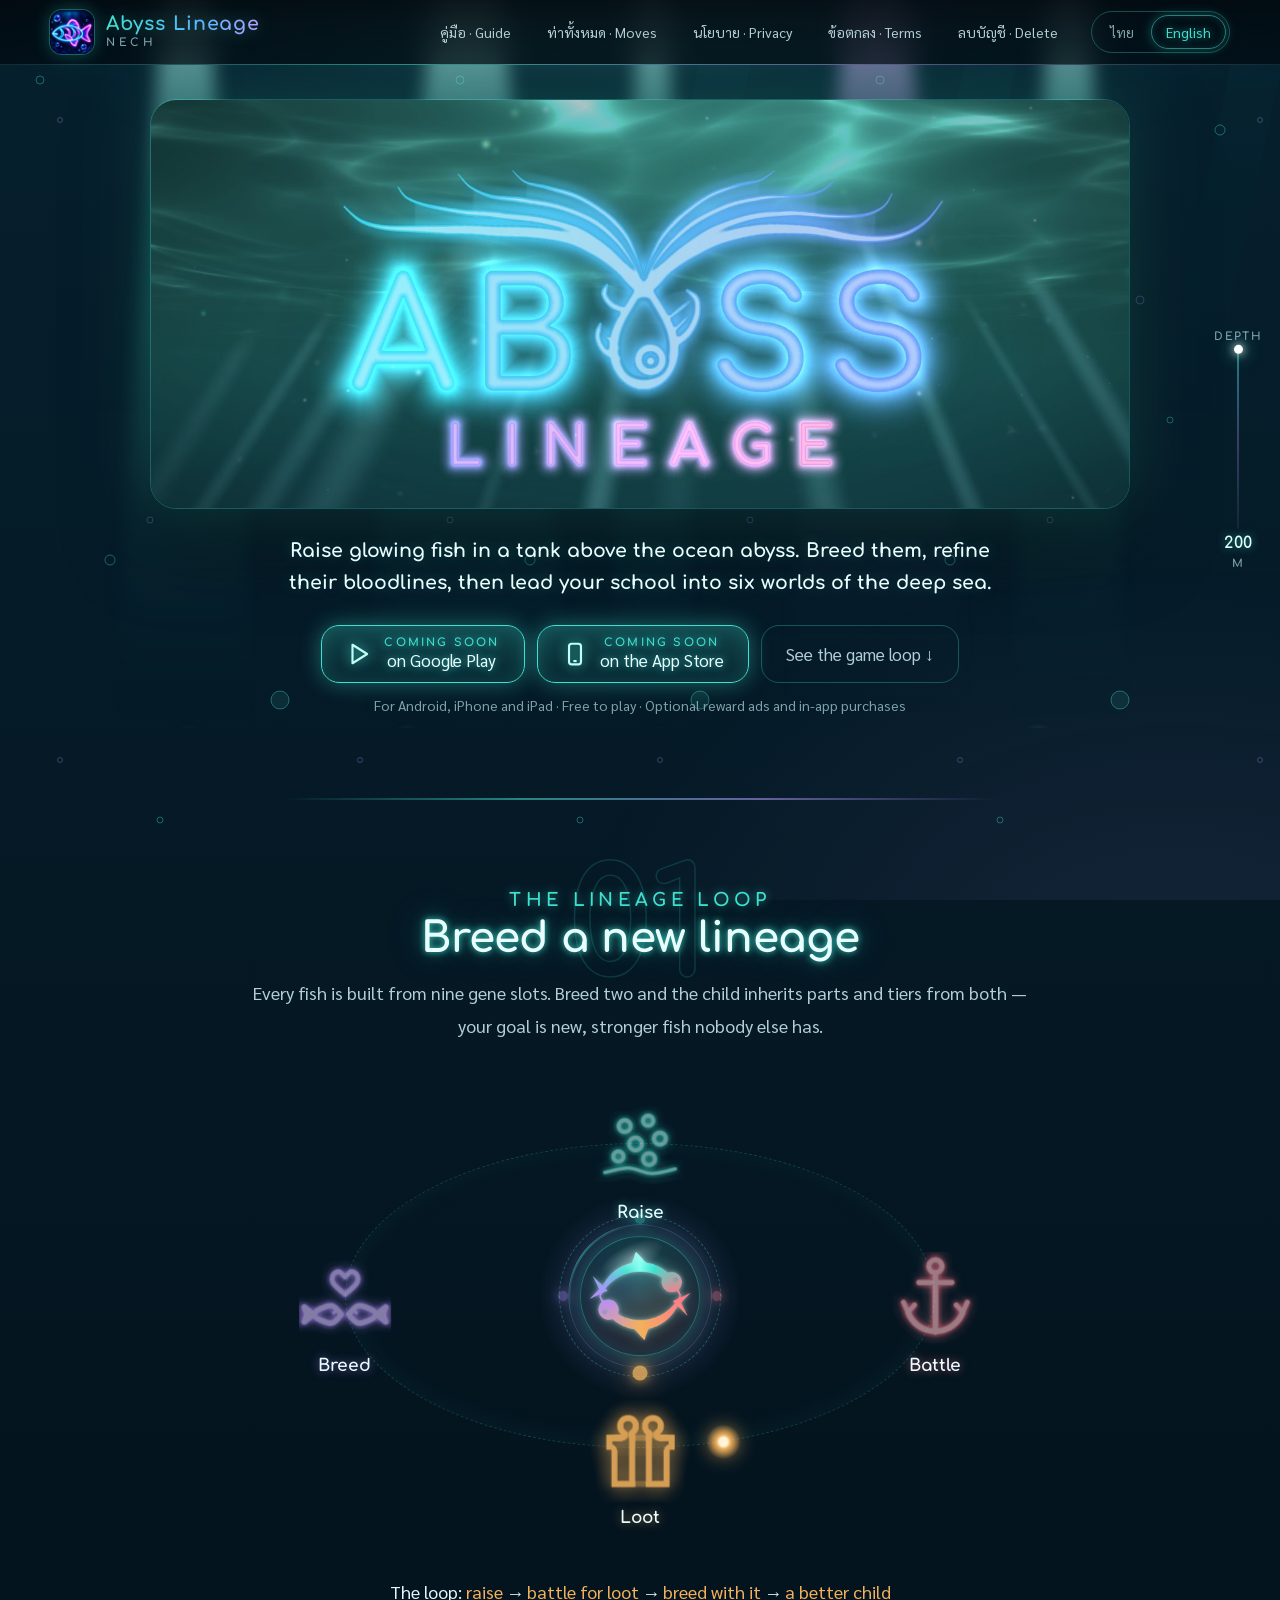
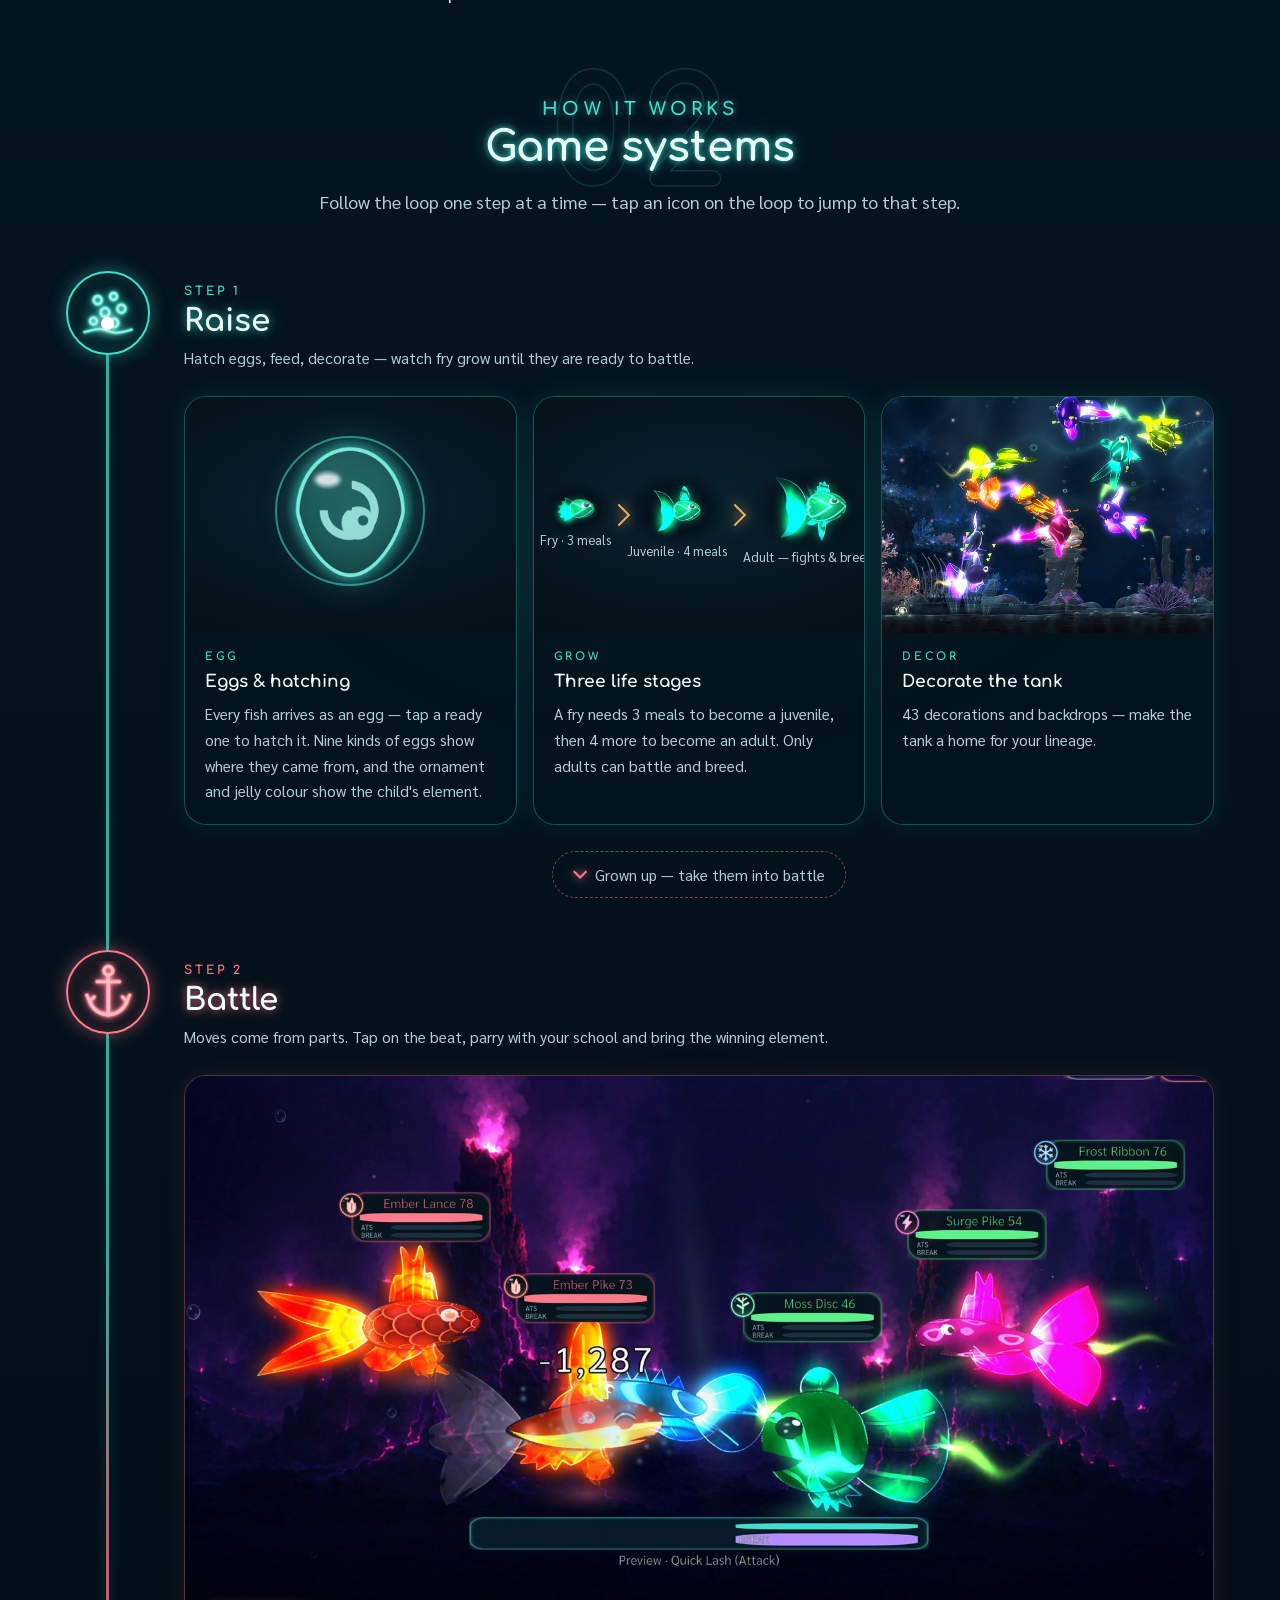
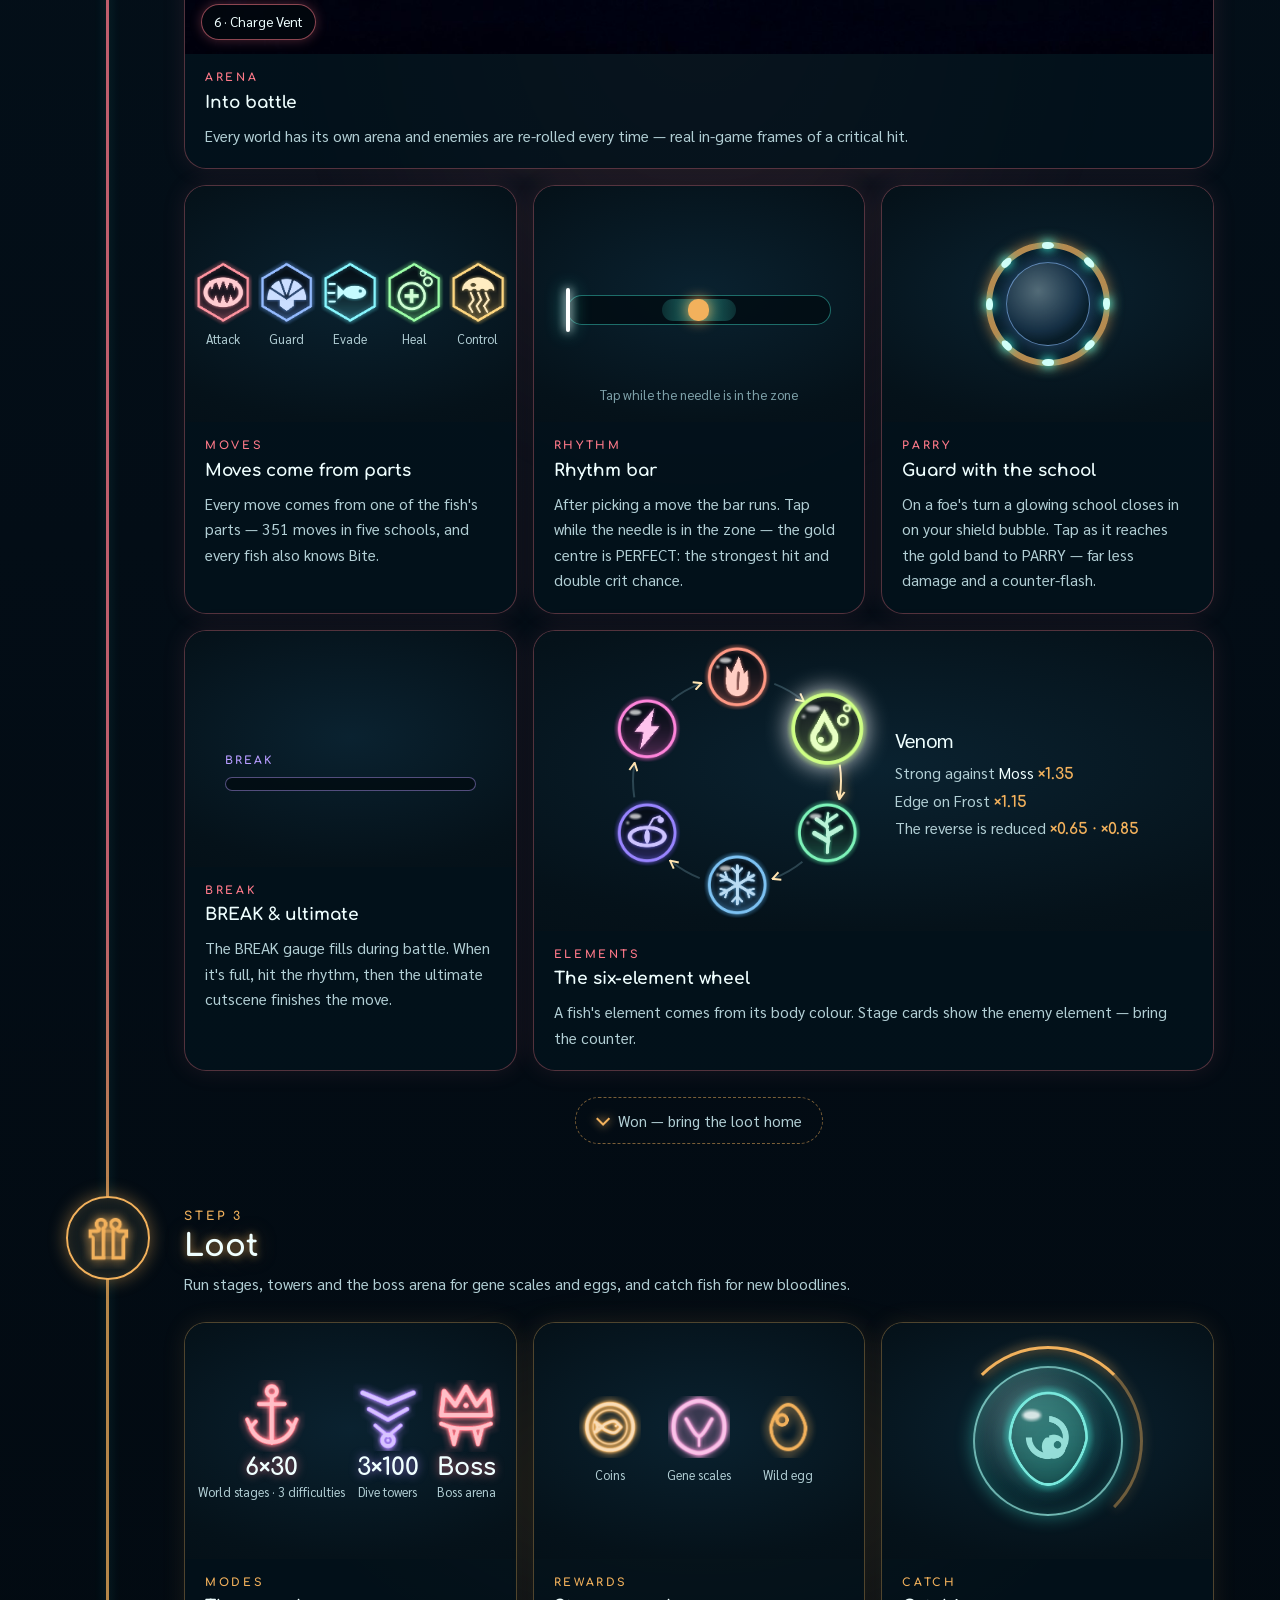
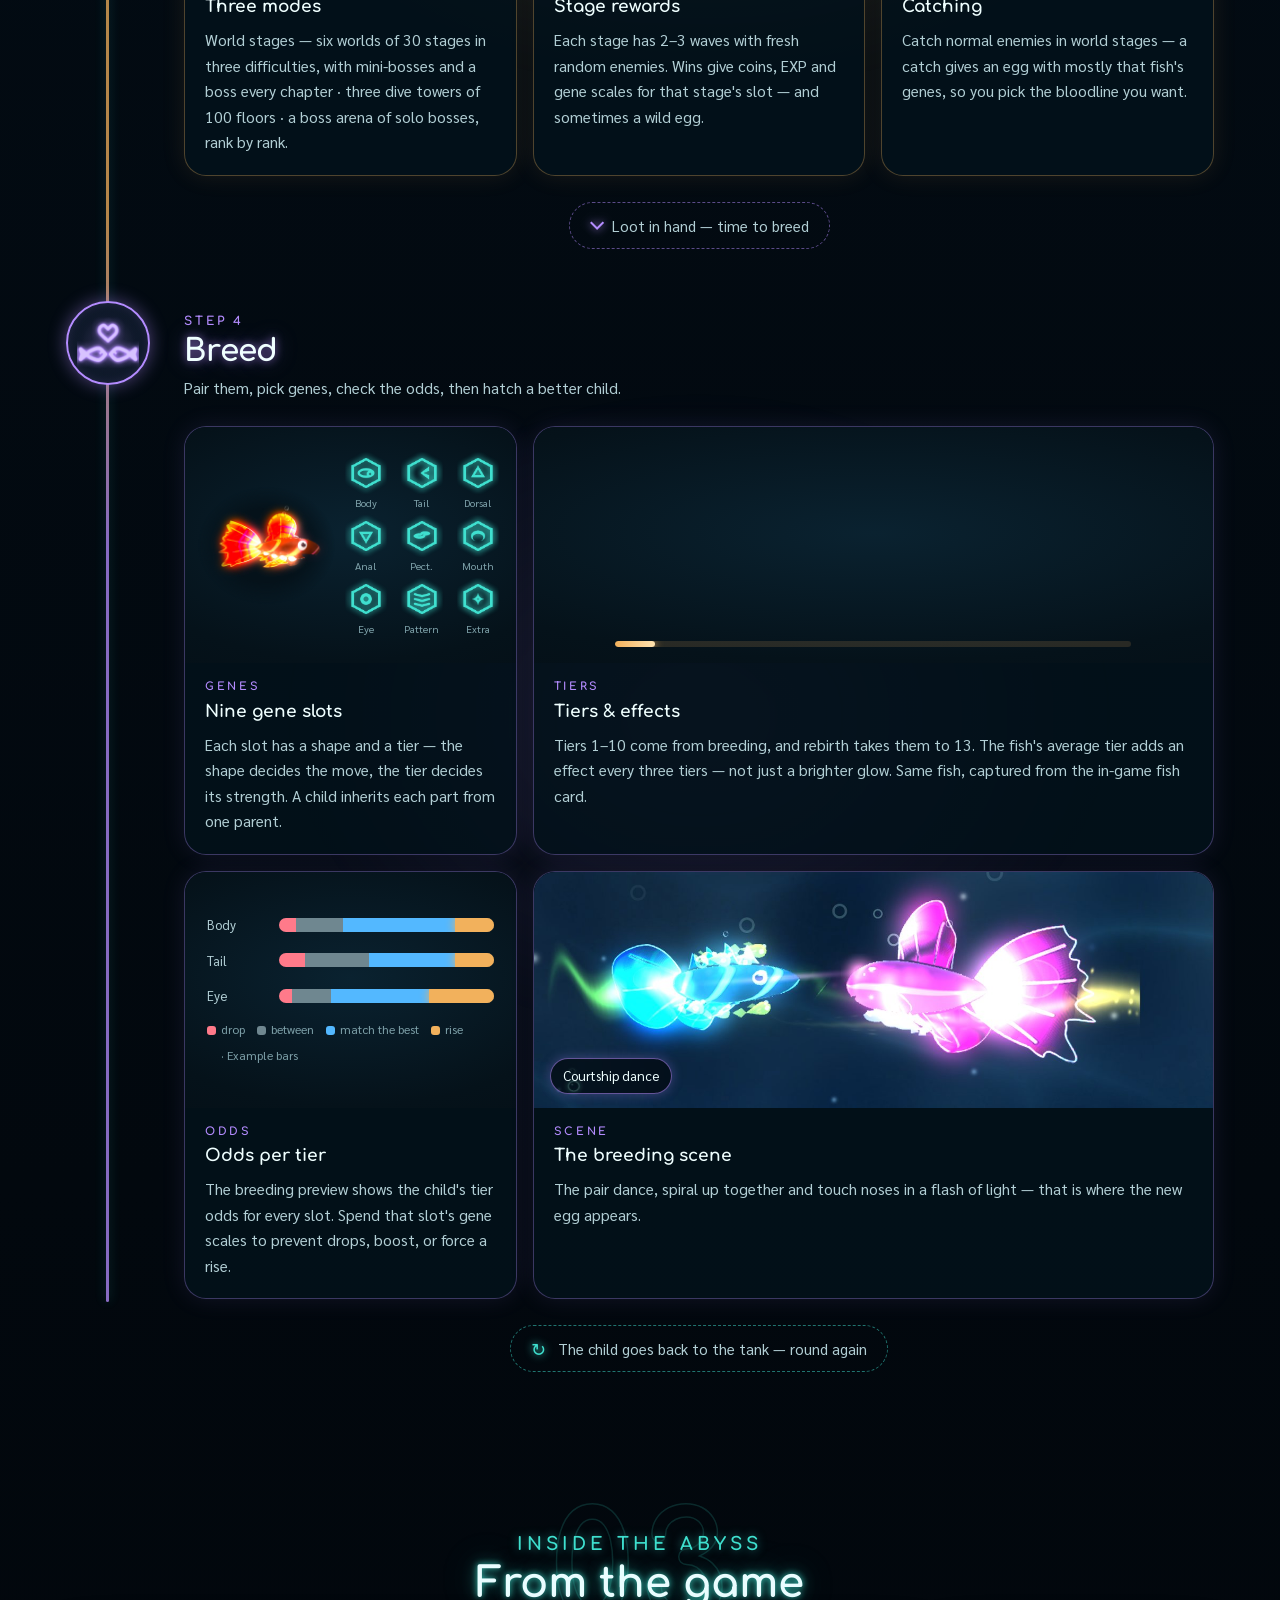
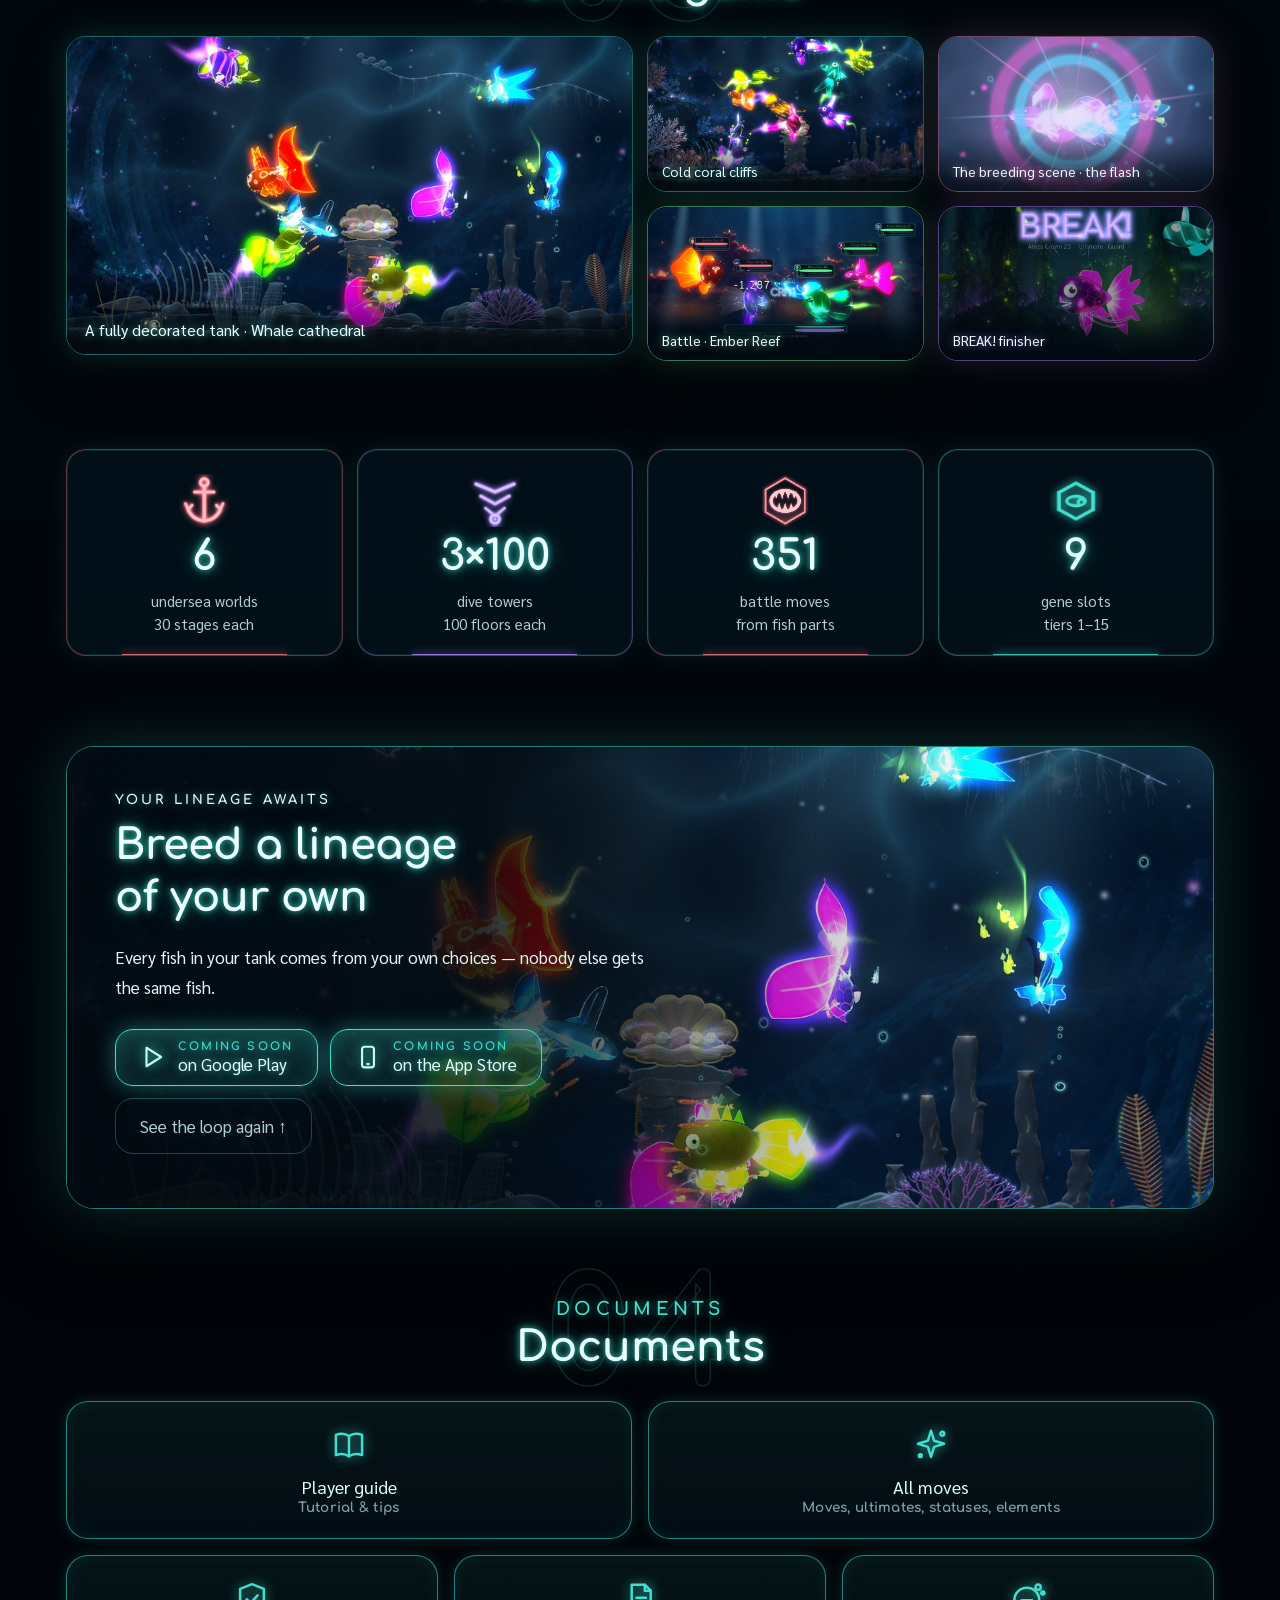
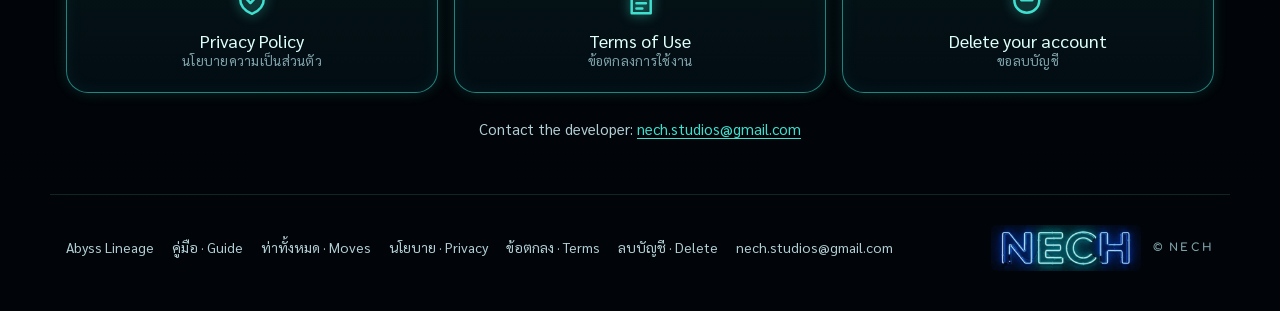
<file: index.html>
<!doctype html>
<html lang="th">
<head>
<meta charset="utf-8">
<meta name="viewport" content="width=device-width, initial-scale=1, viewport-fit=cover">
<title>Abyss Lineage — เกมเพาะพันธุ์ปลาเรืองแสง / Glowing fish breeding game</title>
<meta name="description" content="Abyss Lineage — breed glowing deep-sea fish, refine their bloodlines and lead your school through six undersea worlds. เกมเพาะพันธุ์ปลาเรืองแสงเหนือเหวมหาสมุทร โดย NECH">
<meta name="theme-color" content="#02090F">
<meta property="og:type" content="website">
<meta property="og:title" content="Abyss Lineage">
<meta property="og:description" content="Breed glowing deep-sea fish, refine their bloodlines and battle across six undersea worlds. เพาะปลาเรืองแสง ผสมพันธุ์ คัดสายเลือด">
<meta property="og:image" content="https://abysslineage.com/assets/shot-tank-1600.jpg">
<meta property="og:url" content="https://abysslineage.com/">
<meta name="twitter:card" content="summary_large_image">
<link rel="icon" href="assets/icon-32.png" sizes="32x32">
<link rel="apple-touch-icon" href="assets/icon-192.png">
<link rel="stylesheet" href="site.css">
<link rel="stylesheet" href="home.css">
<!-- หน้าแรก = หน้าของเกม · โครงกับคำอธิบายอยู่ใน home.css (หัวไฟล์) และ docs/site/README.md หัวข้อ "หน้าแรก" -->
</head>
<body class="home-page">
<a class="skip" href="#doc">ข้ามไปเนื้อหา / Skip to content</a>
<div class="sea" aria-hidden="true"></div>
<header class="top">
  <a class="brand" href="./"><img src="assets/icon-192.png" alt="" width="44" height="44"><span><b>Abyss Lineage</b><small>NECH</small></span></a>
  <nav class="docs" aria-label="เอกสาร / Documents"><a href="guide.html">คู่มือ · Guide</a><a href="skills.html">ท่าทั้งหมด · Moves</a><a href="privacy.html">นโยบาย · Privacy</a><a href="terms.html">ข้อตกลง · Terms</a><a href="delete-account.html">ลบบัญชี · Delete</a></nav>
  <nav class="lang" aria-label="ภาษา / Language"><a href="#th" lang="th" data-lang="th" aria-pressed="false">ไทย</a><a href="#en" lang="en" data-lang="en" aria-pressed="false">English</a></nav>
</header>
<main class="home" id="doc">
<!-- ═══ ภาษาไทย ═══ -->
<section id="th" lang="th">
<div class="lead">
    <div class="hero-rays" aria-hidden="true"><i></i><i></i><i></i><i></i><i></i></div>
    <div class="bubbles" aria-hidden="true"><i style="left:7%;--s:6px;--d:9s;--w:-0.0s;--sx:14px"></i><i style="left:18%;--s:11px;--d:12s;--w:-1.7s;--sx:-14px"></i><i style="left:29%;--s:16px;--d:15s;--w:-3.4s;--sx:14px"></i><i style="left:40%;--s:9px;--d:10s;--w:-5.1s;--sx:-14px"></i><i style="left:51%;--s:14px;--d:13s;--w:-6.8s;--sx:14px"></i><i style="left:62%;--s:7px;--d:16s;--w:-8.5s;--sx:-14px"></i><i style="left:73%;--s:12px;--d:11s;--w:-1.2s;--sx:14px"></i><i style="left:84%;--s:17px;--d:14s;--w:-2.9s;--sx:-14px"></i><i style="left:95%;--s:10px;--d:9s;--w:-4.6s;--sx:14px"></i><i style="left:10%;--s:15px;--d:12s;--w:-6.3s;--sx:-14px"></i><i style="left:21%;--s:8px;--d:15s;--w:-8.0s;--sx:14px"></i><i style="left:32%;--s:13px;--d:10s;--w:-0.7s;--sx:-14px"></i><i style="left:43%;--s:6px;--d:13s;--w:-2.4s;--sx:14px"></i><i style="left:54%;--s:11px;--d:16s;--w:-4.1s;--sx:-14px"></i></div>
    <h1 class="sr">Abyss Lineage — เกมเพาะพันธุ์ปลาเรืองแสง</h1>
    <div class="logo-art"><picture><source media="(max-width:860px)" srcset="assets/title-800.jpg"><img src="assets/title-1600.jpg" alt="Abyss Lineage" width="1600" height="667"></picture></div>
    <p class="pitch">เพาะปลาเรืองแสงในตู้เหนือเหวมหาสมุทร ผสมพันธุ์ คัดสายเลือด<br>แล้วพาฝูงของคุณลงไปสู้ในหกโลกใต้ทะเลลึก</p>
    <div class="cta">
      <a class="play" href="https://play.google.com/store/apps/details?id=com.nech.abysslineage" target="_blank" rel="noopener"><svg viewBox="0 0 24 24" aria-hidden="true"><path d="M6 3.5 19.5 12 6 20.5z"/></svg><span><small class="th-small">เร็ว&nbsp;ๆ นี้</small>บน Google Play</span></a><a class="play" href="https://apps.apple.com/app/id6824573102" target="_blank" rel="noopener"><svg viewBox="0 0 24 24" aria-hidden="true"><rect x="6.5" y="2.5" width="11" height="19" rx="2.4"/><path d="M10.5 18.5h3"/></svg><span><small class="th-small">เร็ว&nbsp;ๆ นี้</small>บน App Store</span></a>
      <a class="ghost" href="#th-loop">ดูวัฏจักรของเกม ↓</a>
    </div>
    <p class="fine">สำหรับ Android · iPhone · iPad · เล่นฟรี · มีโฆษณาแบบกดดูเองเพื่อรับของ และซื้อของในเกมได้</p>
  </div>
<div class="current rv" aria-hidden="true"></div>
  <section class="sec" id="th-loop">
    <div class="sec-head rv" data-n="01"><p class="kicker">The lineage loop</p><h2>เพาะสายเลือดใหม่</h2><p>ปลาทุกตัวเกิดจากยีนเก้าช่อง ผสมสองตัวแล้วลูกได้ชิ้นส่วนและขั้นจากพ่อแม่ — เป้าหมายคือเพาะปลาแบบใหม่ที่เก่งขึ้นและไม่ซ้ำใคร</p></div>
    <div class="orbit rv"><div class="track" aria-hidden="true"></div><div class="ocore" aria-hidden="true"><i class="halo"></i><i class="ring r1"></i><i class="ring r2"></i><i class="bead" style="--c:#3FE0CF;--a:0deg;--n:0"></i><i class="bead" style="--c:#FF7A8A;--a:90deg;--n:1"></i><i class="bead" style="--c:#F2B15C;--a:180deg;--n:2"></i><i class="bead" style="--c:#B48CFF;--a:270deg;--n:3"></i><i class="orb"></i><i class="glow"></i><i class="mkw"><i class="mk"></i></i><i class="sheen"></i></div><a class="node" href="#th-g-raise" style="--c:#3FE0CF;--x:50%;--y:15%"><span class="ic"><img src="assets/icons/loop-raise.png" alt=""></span><b>เลี้ยง</b></a><a class="node" href="#th-g-battle" style="--c:#FF7A8A;--x:86%;--y:45.5%"><span class="ic"><img src="assets/icons/loop-battle.png" alt=""></span><b>สู้</b></a><a class="node" href="#th-g-loot" style="--c:#F2B15C;--x:50%;--y:76%"><span class="ic"><img src="assets/icons/loop-loot.png" alt=""></span><b>ได้ของ</b></a><a class="node" href="#th-g-breed" style="--c:#B48CFF;--x:14%;--y:45.5%"><span class="ic"><img src="assets/icons/loop-breed.png" alt=""></span><b>ผสม</b></a><i class="dot" aria-hidden="true"></i></div>
    <p class="loopline rv">วงของเกม: <b>เลี้ยงให้โต</b> → <b>ลงสนามเก็บของ</b> → <b>เอาของมาผสม</b> → <b>ได้ลูกที่ดีกว่าเดิม</b></p>
  </section>
<section class="sec" id="th-systems">
    <div class="sec-head rv" data-n="02"><p class="kicker">How it works</p><h2>ระบบของเกม</h2><p>ไล่ไปตามวงทีละช่วง — แตะไอคอนบนวงเพื่อกระโดดไปช่วงนั้น</p></div>
    <div class="groups"><section class="group" id="th-g-raise" style="--c:#3FE0CF"><div class="g-head rv"><span class="g-ic"><img src="assets/icons/loop-raise.png" alt=""></span><div><p class="kick">ช่วงที่ 1</p><h3>เลี้ยง</h3><p>ฟักไข่ ป้อนอาหาร แต่งตู้ — ดูลูกปลาโตจนพร้อมลงสนาม</p></div></div><div class="panel"><article style="--i:0" class="rv card" style="--c:#3FE0CF"><div class="vis vis-egg"><span class="ring"></span><img class="egg" src="assets/icons/egg.png" alt=""><i class="b" style="left:17%;--s:6px;--d:5s;--w:-1.0s"></i><i class="b" style="left:54%;--s:13px;--d:8s;--w:-2.3s"></i><i class="b" style="left:91%;--s:11px;--d:6s;--w:-3.6s"></i><i class="b" style="left:36%;--s:9px;--d:4s;--w:-4.9s"></i><i class="b" style="left:73%;--s:7px;--d:7s;--w:-1.2s"></i><i class="b" style="left:18%;--s:5px;--d:5s;--w:-2.5s"></i></div><div class="txt"><p class="kick">Egg</p><h4>ไข่และการฟัก</h4><p>ปลาทุกตัวเข้าเกมเป็นไข่ — แตะใบที่พร้อมเพื่อฟัก · ไข่มีเก้าแบบ หน้าตาบอกที่มา ของบนยอดกับสีของวุ้นบอกธาตุของลูกข้างใน</p></div></article><article style="--i:1" class="rv card" style="--c:#7DFFB2"><div class="vis vis-grow"><figure><img class="fade-edge" src="assets/grow-0.jpg" alt="" style="width:88px;--w:-0.0s"><figcaption>ลูกปลา · 3 มื้อ</figcaption></figure><span class="chev" style="--w:0.0s"></span><figure><img class="fade-edge" src="assets/grow-1.jpg" alt="" style="width:102px;--w:-0.6s"><figcaption>วัยรุ่น · 4 มื้อ</figcaption></figure><span class="chev" style="--w:0.4s"></span><figure><img class="fade-edge" src="assets/grow-2.jpg" alt="" style="width:116px;--w:-1.2s"><figcaption>เต็มวัย — สู้ · ผสมได้</figcaption></figure></div><div class="txt"><p class="kick">Grow</p><h4>สามวัย</h4><p>ลูกปลากิน 3 มื้อเป็นวัยรุ่น กินอีก 4 มื้อเป็นเต็มวัย — ปลาเต็มวัยเท่านั้นที่ลงสนามและผสมพันธุ์ได้</p></div></article><article style="--i:2" class="rv card" style="--c:#3FE0CF"><div class="vis vis-photo"><img src="assets/shot-decor-800.jpg" alt="" loading="lazy" width="800" height="450"></div><div class="txt"><p class="kick">Decor</p><h4>ตกแต่งตู้</h4><p>ของตกแต่งและฉากหลังรวม 43 แบบ — แต่งตู้ให้เป็นบ้านของสายเลือดคุณ</p></div></article></div><a class="next rv" href="#th-g-battle" style="--c:#FF7A8A"><i aria-hidden="true"></i>ปลาโตแล้ว พาลงสนาม</a></section>
<section class="group" id="th-g-battle" style="--c:#FF7A8A"><div class="g-head rv"><span class="g-ic"><img src="assets/icons/loop-battle.png" alt=""></span><div><p class="kick">ช่วงที่ 2</p><h3>สู้</h3><p>ท่ามาจากชิ้นส่วน กดตามจังหวะ กันด้วยฝูงปลา และเลือกธาตุให้ชนะทาง</p></div></div><div class="panel"><article style="--i:0" class="rv card full" style="--c:#FF7A8A"><div class="vis vis-show n3 big"><img src="assets/battle-w6-th-1600.jpg" srcset="assets/battle-w6-th-800.jpg 800w, assets/battle-w6-th-1600.jpg 1600w" sizes="(max-width:760px) 100vw, 1100px" loading="lazy" alt="6 · ปล่องประจุ" style="--i:0"><img src="assets/battle-w4-th-1600.jpg" srcset="assets/battle-w4-th-800.jpg 800w, assets/battle-w4-th-1600.jpg 1600w" sizes="(max-width:760px) 100vw, 1100px" loading="lazy" alt="4 · ธารน้ำแข็งจม" style="--i:1"><img src="assets/battle-w1-th-1600.jpg" srcset="assets/battle-w1-th-800.jpg 800w, assets/battle-w1-th-1600.jpg 1600w" sizes="(max-width:760px) 100vw, 1100px" loading="lazy" alt="1 · แนวปะการังไฟ" style="--i:2"><div class="tags"><span style="--i:0">6 · ปล่องประจุ</span><span style="--i:1">4 · ธารน้ำแข็งจม</span><span style="--i:2">1 · แนวปะการังไฟ</span></div></div><div class="txt"><p class="kick">Arena</p><h4>ฉากสู้</h4><p>สนามรบเปลี่ยนตามโลก ศัตรูสุ่มใหม่ทุกครั้ง — ภาพจริงจากเกมตอนตีติดคริ</p></div></article><article style="--i:1" class="rv card" style="--c:#FF7A8A"><div class="vis vis-schools"><figure style="--i:0"><img src="assets/icons/sc-0.png" alt=""><figcaption>โจมตี</figcaption></figure><figure style="--i:1"><img src="assets/icons/sc-1.png" alt=""><figcaption>ป้องกัน</figcaption></figure><figure style="--i:2"><img src="assets/icons/sc-2.png" alt=""><figcaption>หลบหลีก</figcaption></figure><figure style="--i:3"><img src="assets/icons/sc-3.png" alt=""><figcaption>ฟื้นฟู</figcaption></figure><figure style="--i:4"><img src="assets/icons/sc-4.png" alt=""><figcaption>ควบคุม</figcaption></figure></div><div class="txt"><p class="kick">Moves</p><h4>ท่ามาจากชิ้นส่วน</h4><p>ทุกท่ามาจากชิ้นส่วนของปลา รวม 351 ท่า แบ่งห้าสาย และทุกตัวมีท่ากัดติดตัว</p></div></article><article style="--i:2" class="rv card" style="--c:#F2B15C"><div class="vis vis-rhythm"><b class="word" aria-hidden="true">PERFECT!</b><div class="bar"><i class="zone"></i><i class="core"></i><i class="needle"></i></div><i class="pulse"></i><span class="hint">แตะตอนเข็มอยู่ในเขต</span></div><div class="txt"><p class="kick">Rhythm</p><h4>แถบจังหวะ</h4><p>เลือกท่าแล้วแถบวิ่ง — แตะตอนเข็มอยู่ในเขต กลางเขตสีทองคือ PERFECT แรงที่สุดและโอกาสคริสองเท่า</p></div></article><article style="--i:3" class="rv card" style="--c:#6EAAFF"><div class="vis vis-parry"><b class="word" aria-hidden="true">PARRY!</b><i class="gold"></i><i class="shield"></i><div class="school"><i style="--i:0"></i><i style="--i:1"></i><i style="--i:2"></i><i style="--i:3"></i><i style="--i:4"></i><i style="--i:5"></i><i style="--i:6"></i><i style="--i:7"></i></div><i class="flash"></i></div><div class="txt"><p class="kick">Parry</p><h4>กันด้วยฝูงปลา</h4><p>ถึงตาศัตรู ฝูงปลาเรืองแสงหุบเข้าหาฟองเกราะ — แตะตอนฝูงถึงแถบทอง = PARRY ลดดาเมจมากและสะท้อนกลับ</p></div></article><article style="--i:4" class="rv card" style="--c:#B48CFF"><div class="vis vis-break"><b class="sign" aria-hidden="true">BREAK!</b><span class="lbl">BREAK</span><div class="bar"><i class="fill"></i></div></div><div class="txt"><p class="kick">Break</p><h4>BREAK และไม้ตาย</h4><p>หลอด BREAK เติมระหว่างสู้ — เต็มแล้วกดจังหวะ แล้ว cutscene ไม้ตายจบท่าในฉาก</p></div></article><article style="--i:5" class="rv card wide" style="--c:#F2B15C"><div class="vis vis-wheel"><div class="wheel" data-names="เพลิง|พิษ|ตะไคร่|น้ำแข็ง|ห้วงลึก|กระแสไฟ"><svg viewBox="0 0 260 260" aria-hidden="true"><defs><marker id="ah-th" viewBox="0 0 10 10" refX="7" refY="5" markerWidth="5" markerHeight="5" orient="auto"><path d="M1 1L9 5L1 9" fill="none" stroke="#FFE3B0" stroke-width="2"/></marker></defs><path class="arc" d="M167.3 32.9A104 104 0 0 1 195.4 49.2" marker-end="url(#ah-th)"/><path class="arc" d="M232.7 113.7A104 104 0 0 1 232.7 146.3" marker-end="url(#ah-th)"/><path class="arc" d="M195.4 210.8A104 104 0 0 1 167.3 227.1" marker-end="url(#ah-th)"/><path class="arc" d="M92.7 227.1A104 104 0 0 1 64.6 210.8" marker-end="url(#ah-th)"/><path class="arc" d="M27.3 146.3A104 104 0 0 1 27.3 113.7" marker-end="url(#ah-th)"/><path class="arc" d="M64.6 49.2A104 104 0 0 1 92.7 32.9" marker-end="url(#ah-th)"/></svg><span class="el" style="--a:0deg"><img src="assets/icons/el-0.png" alt="เพลิง"></span><span class="el" style="--a:60deg"><img src="assets/icons/el-1.png" alt="พิษ"></span><span class="el" style="--a:120deg"><img src="assets/icons/el-2.png" alt="ตะไคร่"></span><span class="el" style="--a:180deg"><img src="assets/icons/el-3.png" alt="น้ำแข็ง"></span><span class="el" style="--a:240deg"><img src="assets/icons/el-4.png" alt="ห้วงลึก"></span><span class="el" style="--a:300deg"><img src="assets/icons/el-5.png" alt="กระแสไฟ"></span></div><p class="wheel-note" aria-live="polite"></p></div><div class="txt"><p class="kick">Elements</p><h4>วงหกธาตุ</h4><p>ธาตุมาจากสีลำตัวของปลา · การ์ดด่านบอกธาตุของศัตรู — จัดทีมให้ชนะทาง</p></div></article></div><a class="next rv" href="#th-g-loot" style="--c:#F2B15C"><i aria-hidden="true"></i>ชนะแล้ว เก็บของกลับตู้</a></section>
<section class="group" id="th-g-loot" style="--c:#F2B15C"><div class="g-head rv"><span class="g-ic"><img src="assets/icons/loop-loot.png" alt=""></span><div><p class="kick">ช่วงที่ 3</p><h3>ได้ของ</h3><p>ลงด่าน หอ และลานบอส เก็บเกล็ดยีน ไข่ และจับปลามาเป็นสายเลือดใหม่</p></div></div><div class="panel"><article style="--i:0" class="rv card" style="--c:#FF7A8A"><div class="vis vis-modes"><figure style="--i:0;--c:#FF7A8A"><img src="assets/icons/loop-battle.png" alt=""><b>6×30</b><figcaption>ด่านโลก · 3 ระดับ</figcaption></figure><figure style="--i:1;--c:#B48CFF"><img src="assets/icons/sys-dive.png" alt=""><b>3×100</b><figcaption>หอดำดิ่ง</figcaption></figure><figure style="--i:2;--c:#FF7A8A"><img src="assets/icons/sys-arena.png" alt=""><b>บอส</b><figcaption>ลานบอส</figcaption></figure></div><div class="txt"><p class="kick">Modes</p><h4>สามโหมด</h4><p>ด่านโลก หกโลก โลกละ 30 ด่าน สามระดับ มีมินิบอสกับบอสทุกบท · หอดำดิ่งสามหอ หอละ 100 ชั้น · ลานบอส สู้บอสเดี่ยวไล่ขั้น</p></div></article><article style="--i:1" class="rv card" style="--c:#F2B15C"><div class="vis vis-loot"><figure style="--i:0"><img src="assets/icons/sys-coin.png" alt=""><figcaption>เหรียญ</figcaption></figure><figure style="--i:1"><img src="assets/icons/sys-scale.png" alt=""><figcaption>เกล็ดยีน</figcaption></figure><figure style="--i:2"><img src="assets/icons/sys-egg.png" alt=""><figcaption>ไข่ป่า</figcaption></figure></div><div class="txt"><p class="kick">Rewards</p><h4>ของจากด่าน</h4><p>แต่ละด่านมี 2–3 wave ศัตรูสุ่มใหม่ทุกครั้ง · ชนะได้เหรียญ exp และเกล็ดยีนของช่องตามด่าน · บางครั้งได้ไข่ป่า</p></div></article><article style="--i:2" class="rv card" style="--c:#3FE0CF"><div class="vis vis-catch"><i class="arc"></i><i class="trap"></i><img class="egg" src="assets/icons/egg.png" alt=""><i class="b" style="left:56%;--s:9px;--d:8s;--w:-4.0s"></i><i class="b" style="left:93%;--s:7px;--d:6s;--w:-0.3s"></i><i class="b" style="left:38%;--s:5px;--d:4s;--w:-1.6s"></i><i class="b" style="left:75%;--s:12px;--d:7s;--w:-2.9s"></i><i class="b" style="left:20%;--s:10px;--d:5s;--w:-4.2s"></i></div><div class="txt"><p class="kick">Catch</p><h4>จับปลา</h4><p>จับปลาศัตรูธรรมดาในด่านโลก — ติดแล้วได้ไข่ที่มียีนส่วนใหญ่ของตัวนั้น เลือกเองได้ว่าอยากได้สายเลือดแบบไหน</p></div></article></div><a class="next rv" href="#th-g-breed" style="--c:#B48CFF"><i aria-hidden="true"></i>ได้ของแล้ว เอามาผสม</a></section>
<section class="group" id="th-g-breed" style="--c:#B48CFF"><div class="g-head rv"><span class="g-ic"><img src="assets/icons/loop-breed.png" alt=""></span><div><p class="kick">ช่วงที่ 4</p><h3>ผสม</h3><p>จับคู่ คัดยีน ดูโอกาสก่อนผสม แล้วลุ้นลูกที่ดีกว่าเดิม</p></div></div><div class="panel"><article style="--i:0" class="rv card" style="--c:#B48CFF"><div class="vis vis-slots"><img class="fish fade-edge" src="assets/tier-10.jpg" alt=""><div class="row"><figure style="--i:0"><img src="assets/icons/slot-0.png" alt=""><figcaption>ลำตัว</figcaption></figure><figure style="--i:1"><img src="assets/icons/slot-1.png" alt=""><figcaption>หาง</figcaption></figure><figure style="--i:2"><img src="assets/icons/slot-2.png" alt=""><figcaption>ครีบหลัง</figcaption></figure><figure style="--i:3"><img src="assets/icons/slot-3.png" alt=""><figcaption>ครีบก้น</figcaption></figure><figure style="--i:4"><img src="assets/icons/slot-4.png" alt=""><figcaption>ครีบอก</figcaption></figure><figure style="--i:5"><img src="assets/icons/slot-5.png" alt=""><figcaption>ปาก</figcaption></figure><figure style="--i:6"><img src="assets/icons/slot-6.png" alt=""><figcaption>ตา</figcaption></figure><figure style="--i:7"><img src="assets/icons/slot-7.png" alt=""><figcaption>ลาย</figcaption></figure><figure style="--i:8"><img src="assets/icons/slot-8.png" alt=""><figcaption>ประดับ</figcaption></figure></div></div><div class="txt"><p class="kick">Genes</p><h4>ยีนเก้าช่อง</h4><p>แต่ละช่องมีแบบ (รูปทรง) และขั้น — แบบบอกว่าได้ท่าอะไร ขั้นบอกว่าแรงแค่ไหน · ลูกได้แต่ละชิ้นจากพ่อหรือแม่</p></div></article><article style="--i:1" class="rv card wide" style="--c:#F2B15C"><div class="vis vis-tiers"><div class="pics"><img class="fade-edge" src="assets/tier-1.jpg" alt="ขั้น 1 · ปลาตามยีนเป๊ะ" style="--i:0" width="560" height="480"><img class="fade-edge" src="assets/tier-4.jpg" alt="ขั้น 4 · ฟองอากาศผุดจากปาก" style="--i:1" width="560" height="480"><img class="fade-edge" src="assets/tier-7.jpg" alt="ขั้น 7 · + ลายไหลจากหัวไปหาง" style="--i:2" width="560" height="480"><img class="fade-edge" src="assets/tier-10.jpg" alt="ขั้น 10 · + ผิวมุกเหลือบรุ้ง" style="--i:3" width="560" height="480"><img class="fade-edge" src="assets/tier-13.jpg" alt="ขั้น 13 · + ครีบมุก (กำเนิดใหม่ครบ)" style="--i:4" width="560" height="480"></div><div class="tag"><span style="--i:0">ขั้น 1 · ปลาตามยีนเป๊ะ</span><span style="--i:1">ขั้น 4 · ฟองอากาศผุดจากปาก</span><span style="--i:2">ขั้น 7 · + ลายไหลจากหัวไปหาง</span><span style="--i:3">ขั้น 10 · + ผิวมุกเหลือบรุ้ง</span><span style="--i:4">ขั้น 13 · + ครีบมุก (กำเนิดใหม่ครบ)</span></div><div class="pips"><i></i></div></div><div class="txt"><p class="kick">Tiers</p><h4>ขั้นและเอฟเฟกต์</h4><p>ขั้น 1–10 ได้จากการผสมพันธุ์ กำเนิดใหม่ต่อได้ถึงขั้น 13 · ขั้นเฉลี่ยทั้งตัวเพิ่มเอฟเฟกต์ทุกสามขั้น ไม่ใช่แค่สว่างขึ้น — ปลาตัวเดียวกัน ถ่ายจากการ์ดปลาในเกม</p></div></article><article style="--i:2" class="rv card" style="--c:#B48CFF"><div class="vis vis-odds"><div class="r"><span>ลำตัว</span><div class="seg"><i style="--w:8%"></i><i style="--w:22%"></i><i style="--w:52%"></i><i style="--w:18%"></i></div></div><div class="r"><span>หาง</span><div class="seg"><i style="--w:12%"></i><i style="--w:30%"></i><i style="--w:40%"></i><i style="--w:18%"></i></div></div><div class="r"><span>ตา</span><div class="seg"><i style="--w:6%"></i><i style="--w:18%"></i><i style="--w:46%"></i><i style="--w:30%"></i></div></div><div class="key"><span style="--k:#FF7A8A">ถอย</span><span style="--k:#6F8790">ระหว่าง</span><span style="--k:#53B8FF">เท่าขั้นสูง</span><span style="--k:#F2B15C">ขึ้นเกิน</span><span style="--k:transparent">· ตัวอย่างแถบ</span></div></div><div class="txt"><p class="kick">Odds</p><h4>โอกาสรายขั้น</h4><p>หน้าก่อนผสมบอกโอกาสขั้นของลูกทุกช่อง · เติมเกล็ดยีนของช่องนั้นเพื่อกันถอย เสริม หรือดันขึ้นแน่</p></div></article><article style="--i:3" class="rv card wide" style="--c:#F59BD8"><div class="vis vis-show n2"><img src="assets/breed-dance-1280.jpg" srcset="assets/breed-dance-640.jpg 640w, assets/breed-dance-1280.jpg 1280w" sizes="(max-width:760px) 100vw, 1100px" loading="lazy" alt="เต้นเกี้ยว" style="--i:0"><img src="assets/breed-flash-1280.jpg" srcset="assets/breed-flash-640.jpg 640w, assets/breed-flash-1280.jpg 1280w" sizes="(max-width:760px) 100vw, 1100px" loading="lazy" alt="แสงวาบ · ไข่เกิด" style="--i:1"><div class="tags"><span style="--i:0">เต้นเกี้ยว</span><span style="--i:1">แสงวาบ · ไข่เกิด</span></div></div><div class="txt"><p class="kick">Scene</p><h4>ฉากผสมพันธุ์</h4><p>ปลาสองตัวเต้นเกี้ยว หมุนเกลียวขึ้นคู่กัน แล้วแตะจมูกกันตรงแสงวาบ — ไข่ใบใหม่เกิดตรงนั้น</p></div></article></div><a class="next rv" href="#th-g-raise" style="--c:#3FE0CF"><i aria-hidden="true"></i>ลูกที่ได้กลับไปเลี้ยงต่อ — วนรอบใหม่</a></section>
</div>
  </section>
<div class="current rv" aria-hidden="true"></div>
  <section class="sec" id="th-gallery">
    <div class="sec-head rv" data-n="03"><p class="kicker">Inside the abyss</p><h2>ภาพจากเกม</h2></div>
    <div class="gallery"><figure class="g g0 rv" style="--c:#3FE0CF;--i:0"><img src="assets/shot-tank-1600.jpg" srcset="assets/shot-tank-800.jpg 800w, assets/shot-tank-1600.jpg 1600w" sizes="(max-width:760px) 100vw, 760px" loading="lazy" alt="ตู้ปลาที่แต่งเต็ม ปลาเรืองแสงหลายสีว่ายหน้ากระดูกวาฬ"><figcaption>ตู้แต่งเต็ม · มหาวิหารกระดูกวาฬ</figcaption></figure><figure class="g g1 rv" style="--c:#3FE0CF;--i:1"><img src="assets/shot-decor-1600.jpg" srcset="assets/shot-decor-800.jpg 800w, assets/shot-decor-1600.jpg 1600w" sizes="(max-width:760px) 100vw, 380px" loading="lazy" alt="ตู้ปลาฉากหน้าผาปะการัง"><figcaption>หน้าผาปะการังน้ำเย็น</figcaption></figure><figure class="g g2 rv" style="--c:#F59BD8;--i:2"><img src="assets/breed-flash-1280.jpg" srcset="assets/breed-flash-640.jpg 640w, assets/breed-flash-1280.jpg 1280w" sizes="(max-width:760px) 100vw, 380px" loading="lazy" alt="แสงวาบวงแหวนชมพูฟ้าตอนปลาสองตัวแตะจมูกกัน"><figcaption>ฉากผสมพันธุ์ · แสงวาบ</figcaption></figure><figure class="g g3 rv" style="--c:#7DFFB2;--i:3"><img src="assets/battle-w1-th-1600.jpg" srcset="assets/battle-w1-th-800.jpg 800w, assets/battle-w1-th-1600.jpg 1600w" sizes="(max-width:760px) 100vw, 380px" loading="lazy" alt="ฝูงปลาตีติดคริในแนวปะการังไฟ"><figcaption>สนามรบ · แนวปะการังไฟ</figcaption></figure><figure class="g g4 rv" style="--c:#B48CFF;--i:4"><img src="assets/shot-break-th-1600.jpg" srcset="assets/shot-break-th-800.jpg 800w, assets/shot-break-th-1600.jpg 1600w" sizes="(max-width:760px) 100vw, 380px" loading="lazy" alt="ป้ายนีออน BREAK! เหนือปลาที่ปล่อยไม้ตาย"><figcaption>BREAK! ไม้ตาย</figcaption></figure></div>
  </section>
<section class="sec" id="th-numbers"><ul class="stats"><li style="--i:0;--c:#FF7A8A" class="rv"><img src="assets/icons/loop-battle.png" alt=""><b>6</b><span>โลกใต้ทะเล<br>โลกละ 30 ด่าน</span></li><li style="--i:1;--c:#B48CFF" class="rv"><img src="assets/icons/sys-dive.png" alt=""><b>3×100</b><span>หอดำดิ่ง<br>สามหอ หอละร้อยชั้น</span></li><li style="--i:2;--c:#FF7A8A" class="rv"><img src="assets/icons/sc-0.png" alt=""><b>351</b><span>ท่าต่อสู้<br>จากชิ้นส่วนของปลา</span></li><li style="--i:3;--c:#3FE0CF" class="rv"><img src="assets/icons/slot-0.png" alt=""><b>9</b><span>ช่องยีน<br>ขั้น 1–15</span></li></ul></section>
<section class="finale rv" id="th-finale">
    <img class="fin-bg" src="assets/shot-tank-1600.jpg" srcset="assets/shot-tank-800.jpg 800w, assets/shot-tank-1600.jpg 1600w" sizes="(max-width:760px) 100vw, 1180px" alt="" loading="lazy">
    <div class="fin-in"><p class="kicker">Your lineage awaits</p><h2>เพาะสายเลือดของคุณเอง</h2><p>ทุกตัวในตู้เกิดจากการเลือกของคุณ — ไม่มีใครได้ปลาแบบเดียวกัน</p>
      <div class="cta"><a class="play" href="https://play.google.com/store/apps/details?id=com.nech.abysslineage" target="_blank" rel="noopener"><svg viewBox="0 0 24 24" aria-hidden="true"><path d="M6 3.5 19.5 12 6 20.5z"/></svg><span><small class="th-small">เร็ว&nbsp;ๆ นี้</small>บน Google Play</span></a><a class="play" href="https://apps.apple.com/app/id6824573102" target="_blank" rel="noopener"><svg viewBox="0 0 24 24" aria-hidden="true"><rect x="6.5" y="2.5" width="11" height="19" rx="2.4"/><path d="M10.5 18.5h3"/></svg><span><small class="th-small">เร็ว&nbsp;ๆ นี้</small>บน App Store</span></a><a class="ghost" href="#th-loop">ดูวัฏจักรอีกครั้ง ↑</a></div></div>
  </section>
<section class="sec" id="th-docs">
    <div class="sec-head rv" data-n="04"><p class="kicker">Documents</p><h2>เอกสาร</h2></div>
    <nav class="doors two rv" aria-label="คู่มือผู้เล่น"><a class="door" href="guide.html#th"><svg viewBox="0 0 32 32" aria-hidden="true"><path d="M5 7.5c4-1.6 7.6-1.4 11 1 3.4-2.4 7-2.6 11-1v17c-4-1.6-7.6-1.4-11 1-3.4-2.4-7-2.6-11-1z"/><path d="M16 8.5v17"/></svg><span><b>คู่มือผู้เล่น</b><small>บทสอนและเคล็ดลับ · Guide</small></span></a><a class="door" href="skills.html#th"><svg viewBox="0 0 32 32" aria-hidden="true"><path d="M16 4l2.6 8.4L27 15l-8.4 2.6L16 26l-2.6-8.4L5 15l8.4-2.6z"/><circle cx="25.5" cy="6.5" r="1.6"/><circle cx="7" cy="25" r="1.2"/></svg><span><b>ท่าทั้งหมด</b><small>ท่า ไม้ตาย สถานะ ธาตุ · Moves</small></span></a></nav>
    <nav class="doors rv" aria-label="เอกสาร"><a class="door" href="privacy.html#th"><svg viewBox="0 0 32 32" aria-hidden="true"><path d="M16 3.5 26 7.5v8c0 6.3-4.2 10.6-10 13-5.8-2.4-10-6.7-10-13v-8z"/><path d="M11.5 16.2l3.2 3.2 6-6.4"/></svg><span><b>นโยบายความเป็นส่วนตัว</b><small>Privacy Policy</small></span></a><a class="door" href="terms.html#th"><svg viewBox="0 0 32 32" aria-hidden="true"><path d="M9 4h11l5 5v19H9z"/><path d="M20 4v5h5"/><path d="M13 15h8M13 19.5h8M13 24h5"/></svg><span><b>ข้อตกลงการใช้งาน</b><small>Terms of Use</small></span></a><a class="door" href="delete-account.html#th"><svg viewBox="0 0 32 32" aria-hidden="true"><circle cx="15" cy="17" r="10.5"/><path d="M10.5 17h9"/><circle cx="24.5" cy="6" r="2.2"/><circle cx="28.5" cy="11" r="1.3"/></svg><span><b>ขอลบบัญชี</b><small>Delete your account</small></span></a></nav>
    <p class="contact">ติดต่อผู้พัฒนา: <a href="mailto:nech.studios@gmail.com">nech.studios@gmail.com</a></p>
  </section>
</section>
<!-- ═══ English ═══ -->
<section id="en" lang="en">
<div class="lead">
    <div class="hero-rays" aria-hidden="true"><i></i><i></i><i></i><i></i><i></i></div>
    <div class="bubbles" aria-hidden="true"><i style="left:7%;--s:6px;--d:9s;--w:-0.0s;--sx:14px"></i><i style="left:18%;--s:11px;--d:12s;--w:-1.7s;--sx:-14px"></i><i style="left:29%;--s:16px;--d:15s;--w:-3.4s;--sx:14px"></i><i style="left:40%;--s:9px;--d:10s;--w:-5.1s;--sx:-14px"></i><i style="left:51%;--s:14px;--d:13s;--w:-6.8s;--sx:14px"></i><i style="left:62%;--s:7px;--d:16s;--w:-8.5s;--sx:-14px"></i><i style="left:73%;--s:12px;--d:11s;--w:-1.2s;--sx:14px"></i><i style="left:84%;--s:17px;--d:14s;--w:-2.9s;--sx:-14px"></i><i style="left:95%;--s:10px;--d:9s;--w:-4.6s;--sx:14px"></i><i style="left:10%;--s:15px;--d:12s;--w:-6.3s;--sx:-14px"></i><i style="left:21%;--s:8px;--d:15s;--w:-8.0s;--sx:14px"></i><i style="left:32%;--s:13px;--d:10s;--w:-0.7s;--sx:-14px"></i><i style="left:43%;--s:6px;--d:13s;--w:-2.4s;--sx:14px"></i><i style="left:54%;--s:11px;--d:16s;--w:-4.1s;--sx:-14px"></i></div>
    <h1 class="sr">Abyss Lineage — a glowing fish breeding game</h1>
    <div class="logo-art"><picture><source media="(max-width:860px)" srcset="assets/title-800.jpg"><img src="assets/title-1600.jpg" alt="Abyss Lineage" width="1600" height="667"></picture></div>
    <p class="pitch">Raise glowing fish in a tank above the ocean abyss. Breed them, refine their bloodlines, then lead your school into six worlds of the deep sea.</p>
    <div class="cta">
      <a class="play" href="https://play.google.com/store/apps/details?id=com.nech.abysslineage" target="_blank" rel="noopener"><svg viewBox="0 0 24 24" aria-hidden="true"><path d="M6 3.5 19.5 12 6 20.5z"/></svg><span><small>Coming soon</small>on Google Play</span></a><a class="play" href="https://apps.apple.com/app/id6824573102" target="_blank" rel="noopener"><svg viewBox="0 0 24 24" aria-hidden="true"><rect x="6.5" y="2.5" width="11" height="19" rx="2.4"/><path d="M10.5 18.5h3"/></svg><span><small>Coming soon</small>on the App Store</span></a>
      <a class="ghost" href="#en-loop">See the game loop ↓</a>
    </div>
    <p class="fine">For Android, iPhone and iPad · Free to play · Optional reward ads and in-app purchases</p>
  </div>
<div class="current rv" aria-hidden="true"></div>
  <section class="sec" id="en-loop">
    <div class="sec-head rv" data-n="01"><p class="kicker">The lineage loop</p><h2>Breed a new lineage</h2><p>Every fish is built from nine gene slots. Breed two and the child inherits parts and tiers from both — your goal is new, stronger fish nobody else has.</p></div>
    <div class="orbit rv"><div class="track" aria-hidden="true"></div><div class="ocore" aria-hidden="true"><i class="halo"></i><i class="ring r1"></i><i class="ring r2"></i><i class="bead" style="--c:#3FE0CF;--a:0deg;--n:0"></i><i class="bead" style="--c:#FF7A8A;--a:90deg;--n:1"></i><i class="bead" style="--c:#F2B15C;--a:180deg;--n:2"></i><i class="bead" style="--c:#B48CFF;--a:270deg;--n:3"></i><i class="orb"></i><i class="glow"></i><i class="mkw"><i class="mk"></i></i><i class="sheen"></i></div><a class="node" href="#en-g-raise" style="--c:#3FE0CF;--x:50%;--y:15%"><span class="ic"><img src="assets/icons/loop-raise.png" alt=""></span><b>Raise</b></a><a class="node" href="#en-g-battle" style="--c:#FF7A8A;--x:86%;--y:45.5%"><span class="ic"><img src="assets/icons/loop-battle.png" alt=""></span><b>Battle</b></a><a class="node" href="#en-g-loot" style="--c:#F2B15C;--x:50%;--y:76%"><span class="ic"><img src="assets/icons/loop-loot.png" alt=""></span><b>Loot</b></a><a class="node" href="#en-g-breed" style="--c:#B48CFF;--x:14%;--y:45.5%"><span class="ic"><img src="assets/icons/loop-breed.png" alt=""></span><b>Breed</b></a><i class="dot" aria-hidden="true"></i></div>
    <p class="loopline rv">The loop: <b>raise</b> → <b>battle for loot</b> → <b>breed with it</b> → <b>a better child</b></p>
  </section>
<section class="sec" id="en-systems">
    <div class="sec-head rv" data-n="02"><p class="kicker">How it works</p><h2>Game systems</h2><p>Follow the loop one step at a time — tap an icon on the loop to jump to that step.</p></div>
    <div class="groups"><section class="group" id="en-g-raise" style="--c:#3FE0CF"><div class="g-head rv"><span class="g-ic"><img src="assets/icons/loop-raise.png" alt=""></span><div><p class="kick">Step 1</p><h3>Raise</h3><p>Hatch eggs, feed, decorate — watch fry grow until they are ready to battle.</p></div></div><div class="panel"><article style="--i:0" class="rv card" style="--c:#3FE0CF"><div class="vis vis-egg"><span class="ring"></span><img class="egg" src="assets/icons/egg.png" alt=""><i class="b" style="left:17%;--s:6px;--d:5s;--w:-1.0s"></i><i class="b" style="left:54%;--s:13px;--d:8s;--w:-2.3s"></i><i class="b" style="left:91%;--s:11px;--d:6s;--w:-3.6s"></i><i class="b" style="left:36%;--s:9px;--d:4s;--w:-4.9s"></i><i class="b" style="left:73%;--s:7px;--d:7s;--w:-1.2s"></i><i class="b" style="left:18%;--s:5px;--d:5s;--w:-2.5s"></i></div><div class="txt"><p class="kick">Egg</p><h4>Eggs & hatching</h4><p>Every fish arrives as an egg — tap a ready one to hatch it. Nine kinds of eggs show where they came from, and the ornament and jelly colour show the child's element.</p></div></article><article style="--i:1" class="rv card" style="--c:#7DFFB2"><div class="vis vis-grow"><figure><img class="fade-edge" src="assets/grow-0.jpg" alt="" style="width:88px;--w:-0.0s"><figcaption>Fry · 3 meals</figcaption></figure><span class="chev" style="--w:0.0s"></span><figure><img class="fade-edge" src="assets/grow-1.jpg" alt="" style="width:102px;--w:-0.6s"><figcaption>Juvenile · 4 meals</figcaption></figure><span class="chev" style="--w:0.4s"></span><figure><img class="fade-edge" src="assets/grow-2.jpg" alt="" style="width:116px;--w:-1.2s"><figcaption>Adult — fights & breeds</figcaption></figure></div><div class="txt"><p class="kick">Grow</p><h4>Three life stages</h4><p>A fry needs 3 meals to become a juvenile, then 4 more to become an adult. Only adults can battle and breed.</p></div></article><article style="--i:2" class="rv card" style="--c:#3FE0CF"><div class="vis vis-photo"><img src="assets/shot-decor-800.jpg" alt="" loading="lazy" width="800" height="450"></div><div class="txt"><p class="kick">Decor</p><h4>Decorate the tank</h4><p>43 decorations and backdrops — make the tank a home for your lineage.</p></div></article></div><a class="next rv" href="#en-g-battle" style="--c:#FF7A8A"><i aria-hidden="true"></i>Grown up — take them into battle</a></section>
<section class="group" id="en-g-battle" style="--c:#FF7A8A"><div class="g-head rv"><span class="g-ic"><img src="assets/icons/loop-battle.png" alt=""></span><div><p class="kick">Step 2</p><h3>Battle</h3><p>Moves come from parts. Tap on the beat, parry with your school and bring the winning element.</p></div></div><div class="panel"><article style="--i:0" class="rv card full" style="--c:#FF7A8A"><div class="vis vis-show n3 big"><img src="assets/battle-w6-en-1600.jpg" srcset="assets/battle-w6-en-800.jpg 800w, assets/battle-w6-en-1600.jpg 1600w" sizes="(max-width:760px) 100vw, 1100px" loading="lazy" alt="6 · Charge Vent" style="--i:0"><img src="assets/battle-w4-en-1600.jpg" srcset="assets/battle-w4-en-800.jpg 800w, assets/battle-w4-en-1600.jpg 1600w" sizes="(max-width:760px) 100vw, 1100px" loading="lazy" alt="4 · Sunken Floe" style="--i:1"><img src="assets/battle-w1-en-1600.jpg" srcset="assets/battle-w1-en-800.jpg 800w, assets/battle-w1-en-1600.jpg 1600w" sizes="(max-width:760px) 100vw, 1100px" loading="lazy" alt="1 · Ember Reef" style="--i:2"><div class="tags"><span style="--i:0">6 · Charge Vent</span><span style="--i:1">4 · Sunken Floe</span><span style="--i:2">1 · Ember Reef</span></div></div><div class="txt"><p class="kick">Arena</p><h4>Into battle</h4><p>Every world has its own arena and enemies are re-rolled every time — real in-game frames of a critical hit.</p></div></article><article style="--i:1" class="rv card" style="--c:#FF7A8A"><div class="vis vis-schools"><figure style="--i:0"><img src="assets/icons/sc-0.png" alt=""><figcaption>Attack</figcaption></figure><figure style="--i:1"><img src="assets/icons/sc-1.png" alt=""><figcaption>Guard</figcaption></figure><figure style="--i:2"><img src="assets/icons/sc-2.png" alt=""><figcaption>Evade</figcaption></figure><figure style="--i:3"><img src="assets/icons/sc-3.png" alt=""><figcaption>Heal</figcaption></figure><figure style="--i:4"><img src="assets/icons/sc-4.png" alt=""><figcaption>Control</figcaption></figure></div><div class="txt"><p class="kick">Moves</p><h4>Moves come from parts</h4><p>Every move comes from one of the fish's parts — 351 moves in five schools, and every fish also knows Bite.</p></div></article><article style="--i:2" class="rv card" style="--c:#F2B15C"><div class="vis vis-rhythm"><b class="word" aria-hidden="true">PERFECT!</b><div class="bar"><i class="zone"></i><i class="core"></i><i class="needle"></i></div><i class="pulse"></i><span class="hint">Tap while the needle is in the zone</span></div><div class="txt"><p class="kick">Rhythm</p><h4>Rhythm bar</h4><p>After picking a move the bar runs. Tap while the needle is in the zone — the gold centre is PERFECT: the strongest hit and double crit chance.</p></div></article><article style="--i:3" class="rv card" style="--c:#6EAAFF"><div class="vis vis-parry"><b class="word" aria-hidden="true">PARRY!</b><i class="gold"></i><i class="shield"></i><div class="school"><i style="--i:0"></i><i style="--i:1"></i><i style="--i:2"></i><i style="--i:3"></i><i style="--i:4"></i><i style="--i:5"></i><i style="--i:6"></i><i style="--i:7"></i></div><i class="flash"></i></div><div class="txt"><p class="kick">Parry</p><h4>Guard with the school</h4><p>On a foe's turn a glowing school closes in on your shield bubble. Tap as it reaches the gold band to PARRY — far less damage and a counter-flash.</p></div></article><article style="--i:4" class="rv card" style="--c:#B48CFF"><div class="vis vis-break"><b class="sign" aria-hidden="true">BREAK!</b><span class="lbl">BREAK</span><div class="bar"><i class="fill"></i></div></div><div class="txt"><p class="kick">Break</p><h4>BREAK & ultimate</h4><p>The BREAK gauge fills during battle. When it's full, hit the rhythm, then the ultimate cutscene finishes the move.</p></div></article><article style="--i:5" class="rv card wide" style="--c:#F2B15C"><div class="vis vis-wheel"><div class="wheel" data-names="Fire|Venom|Moss|Frost|Abyss|Current"><svg viewBox="0 0 260 260" aria-hidden="true"><defs><marker id="ah-en" viewBox="0 0 10 10" refX="7" refY="5" markerWidth="5" markerHeight="5" orient="auto"><path d="M1 1L9 5L1 9" fill="none" stroke="#FFE3B0" stroke-width="2"/></marker></defs><path class="arc" d="M167.3 32.9A104 104 0 0 1 195.4 49.2" marker-end="url(#ah-en)"/><path class="arc" d="M232.7 113.7A104 104 0 0 1 232.7 146.3" marker-end="url(#ah-en)"/><path class="arc" d="M195.4 210.8A104 104 0 0 1 167.3 227.1" marker-end="url(#ah-en)"/><path class="arc" d="M92.7 227.1A104 104 0 0 1 64.6 210.8" marker-end="url(#ah-en)"/><path class="arc" d="M27.3 146.3A104 104 0 0 1 27.3 113.7" marker-end="url(#ah-en)"/><path class="arc" d="M64.6 49.2A104 104 0 0 1 92.7 32.9" marker-end="url(#ah-en)"/></svg><span class="el" style="--a:0deg"><img src="assets/icons/el-0.png" alt="Fire"></span><span class="el" style="--a:60deg"><img src="assets/icons/el-1.png" alt="Venom"></span><span class="el" style="--a:120deg"><img src="assets/icons/el-2.png" alt="Moss"></span><span class="el" style="--a:180deg"><img src="assets/icons/el-3.png" alt="Frost"></span><span class="el" style="--a:240deg"><img src="assets/icons/el-4.png" alt="Abyss"></span><span class="el" style="--a:300deg"><img src="assets/icons/el-5.png" alt="Current"></span></div><p class="wheel-note" aria-live="polite"></p></div><div class="txt"><p class="kick">Elements</p><h4>The six-element wheel</h4><p>A fish's element comes from its body colour. Stage cards show the enemy element — bring the counter.</p></div></article></div><a class="next rv" href="#en-g-loot" style="--c:#F2B15C"><i aria-hidden="true"></i>Won — bring the loot home</a></section>
<section class="group" id="en-g-loot" style="--c:#F2B15C"><div class="g-head rv"><span class="g-ic"><img src="assets/icons/loop-loot.png" alt=""></span><div><p class="kick">Step 3</p><h3>Loot</h3><p>Run stages, towers and the boss arena for gene scales and eggs, and catch fish for new bloodlines.</p></div></div><div class="panel"><article style="--i:0" class="rv card" style="--c:#FF7A8A"><div class="vis vis-modes"><figure style="--i:0;--c:#FF7A8A"><img src="assets/icons/loop-battle.png" alt=""><b>6×30</b><figcaption>World stages · 3 difficulties</figcaption></figure><figure style="--i:1;--c:#B48CFF"><img src="assets/icons/sys-dive.png" alt=""><b>3×100</b><figcaption>Dive towers</figcaption></figure><figure style="--i:2;--c:#FF7A8A"><img src="assets/icons/sys-arena.png" alt=""><b>Boss</b><figcaption>Boss arena</figcaption></figure></div><div class="txt"><p class="kick">Modes</p><h4>Three modes</h4><p>World stages — six worlds of 30 stages in three difficulties, with mini-bosses and a boss every chapter · three dive towers of 100 floors · a boss arena of solo bosses, rank by rank.</p></div></article><article style="--i:1" class="rv card" style="--c:#F2B15C"><div class="vis vis-loot"><figure style="--i:0"><img src="assets/icons/sys-coin.png" alt=""><figcaption>Coins</figcaption></figure><figure style="--i:1"><img src="assets/icons/sys-scale.png" alt=""><figcaption>Gene scales</figcaption></figure><figure style="--i:2"><img src="assets/icons/sys-egg.png" alt=""><figcaption>Wild egg</figcaption></figure></div><div class="txt"><p class="kick">Rewards</p><h4>Stage rewards</h4><p>Each stage has 2–3 waves with fresh random enemies. Wins give coins, EXP and gene scales for that stage's slot — and sometimes a wild egg.</p></div></article><article style="--i:2" class="rv card" style="--c:#3FE0CF"><div class="vis vis-catch"><i class="arc"></i><i class="trap"></i><img class="egg" src="assets/icons/egg.png" alt=""><i class="b" style="left:56%;--s:9px;--d:8s;--w:-4.0s"></i><i class="b" style="left:93%;--s:7px;--d:6s;--w:-0.3s"></i><i class="b" style="left:38%;--s:5px;--d:4s;--w:-1.6s"></i><i class="b" style="left:75%;--s:12px;--d:7s;--w:-2.9s"></i><i class="b" style="left:20%;--s:10px;--d:5s;--w:-4.2s"></i></div><div class="txt"><p class="kick">Catch</p><h4>Catching</h4><p>Catch normal enemies in world stages — a catch gives an egg with mostly that fish's genes, so you pick the bloodline you want.</p></div></article></div><a class="next rv" href="#en-g-breed" style="--c:#B48CFF"><i aria-hidden="true"></i>Loot in hand — time to breed</a></section>
<section class="group" id="en-g-breed" style="--c:#B48CFF"><div class="g-head rv"><span class="g-ic"><img src="assets/icons/loop-breed.png" alt=""></span><div><p class="kick">Step 4</p><h3>Breed</h3><p>Pair them, pick genes, check the odds, then hatch a better child.</p></div></div><div class="panel"><article style="--i:0" class="rv card" style="--c:#B48CFF"><div class="vis vis-slots"><img class="fish fade-edge" src="assets/tier-10.jpg" alt=""><div class="row"><figure style="--i:0"><img src="assets/icons/slot-0.png" alt=""><figcaption>Body</figcaption></figure><figure style="--i:1"><img src="assets/icons/slot-1.png" alt=""><figcaption>Tail</figcaption></figure><figure style="--i:2"><img src="assets/icons/slot-2.png" alt=""><figcaption>Dorsal</figcaption></figure><figure style="--i:3"><img src="assets/icons/slot-3.png" alt=""><figcaption>Anal</figcaption></figure><figure style="--i:4"><img src="assets/icons/slot-4.png" alt=""><figcaption>Pect.</figcaption></figure><figure style="--i:5"><img src="assets/icons/slot-5.png" alt=""><figcaption>Mouth</figcaption></figure><figure style="--i:6"><img src="assets/icons/slot-6.png" alt=""><figcaption>Eye</figcaption></figure><figure style="--i:7"><img src="assets/icons/slot-7.png" alt=""><figcaption>Pattern</figcaption></figure><figure style="--i:8"><img src="assets/icons/slot-8.png" alt=""><figcaption>Extra</figcaption></figure></div></div><div class="txt"><p class="kick">Genes</p><h4>Nine gene slots</h4><p>Each slot has a shape and a tier — the shape decides the move, the tier decides its strength. A child inherits each part from one parent.</p></div></article><article style="--i:1" class="rv card wide" style="--c:#F2B15C"><div class="vis vis-tiers"><div class="pics"><img class="fade-edge" src="assets/tier-1.jpg" alt="Tier 1 · Pure genes" style="--i:0" width="560" height="480"><img class="fade-edge" src="assets/tier-4.jpg" alt="Tier 4 · Bubbles from the mouth" style="--i:1" width="560" height="480"><img class="fade-edge" src="assets/tier-7.jpg" alt="Tier 7 · + flowing pattern" style="--i:2" width="560" height="480"><img class="fade-edge" src="assets/tier-10.jpg" alt="Tier 10 · + pearl sheen skin" style="--i:3" width="560" height="480"><img class="fade-edge" src="assets/tier-13.jpg" alt="Tier 13 · + pearl fins (full rebirth)" style="--i:4" width="560" height="480"></div><div class="tag"><span style="--i:0">Tier 1 · Pure genes</span><span style="--i:1">Tier 4 · Bubbles from the mouth</span><span style="--i:2">Tier 7 · + flowing pattern</span><span style="--i:3">Tier 10 · + pearl sheen skin</span><span style="--i:4">Tier 13 · + pearl fins (full rebirth)</span></div><div class="pips"><i></i></div></div><div class="txt"><p class="kick">Tiers</p><h4>Tiers & effects</h4><p>Tiers 1–10 come from breeding, and rebirth takes them to 13. The fish's average tier adds an effect every three tiers — not just a brighter glow. Same fish, captured from the in-game fish card.</p></div></article><article style="--i:2" class="rv card" style="--c:#B48CFF"><div class="vis vis-odds"><div class="r"><span>Body</span><div class="seg"><i style="--w:8%"></i><i style="--w:22%"></i><i style="--w:52%"></i><i style="--w:18%"></i></div></div><div class="r"><span>Tail</span><div class="seg"><i style="--w:12%"></i><i style="--w:30%"></i><i style="--w:40%"></i><i style="--w:18%"></i></div></div><div class="r"><span>Eye</span><div class="seg"><i style="--w:6%"></i><i style="--w:18%"></i><i style="--w:46%"></i><i style="--w:30%"></i></div></div><div class="key"><span style="--k:#FF7A8A">drop</span><span style="--k:#6F8790">between</span><span style="--k:#53B8FF">match the best</span><span style="--k:#F2B15C">rise</span><span style="--k:transparent">· Example bars</span></div></div><div class="txt"><p class="kick">Odds</p><h4>Odds per tier</h4><p>The breeding preview shows the child's tier odds for every slot. Spend that slot's gene scales to prevent drops, boost, or force a rise.</p></div></article><article style="--i:3" class="rv card wide" style="--c:#F59BD8"><div class="vis vis-show n2"><img src="assets/breed-dance-1280.jpg" srcset="assets/breed-dance-640.jpg 640w, assets/breed-dance-1280.jpg 1280w" sizes="(max-width:760px) 100vw, 1100px" loading="lazy" alt="Courtship dance" style="--i:0"><img src="assets/breed-flash-1280.jpg" srcset="assets/breed-flash-640.jpg 640w, assets/breed-flash-1280.jpg 1280w" sizes="(max-width:760px) 100vw, 1100px" loading="lazy" alt="The flash · an egg is born" style="--i:1"><div class="tags"><span style="--i:0">Courtship dance</span><span style="--i:1">The flash · an egg is born</span></div></div><div class="txt"><p class="kick">Scene</p><h4>The breeding scene</h4><p>The pair dance, spiral up together and touch noses in a flash of light — that is where the new egg appears.</p></div></article></div><a class="next rv" href="#en-g-raise" style="--c:#3FE0CF"><i aria-hidden="true"></i>The child goes back to the tank — round again</a></section>
</div>
  </section>
<div class="current rv" aria-hidden="true"></div>
  <section class="sec" id="en-gallery">
    <div class="sec-head rv" data-n="03"><p class="kicker">Inside the abyss</p><h2>From the game</h2></div>
    <div class="gallery"><figure class="g g0 rv" style="--c:#3FE0CF;--i:0"><img src="assets/shot-tank-1600.jpg" srcset="assets/shot-tank-800.jpg 800w, assets/shot-tank-1600.jpg 1600w" sizes="(max-width:760px) 100vw, 760px" loading="lazy" alt="A decorated tank with glowing fish of many colours in front of whale bones"><figcaption>A fully decorated tank · Whale cathedral</figcaption></figure><figure class="g g1 rv" style="--c:#3FE0CF;--i:1"><img src="assets/shot-decor-1600.jpg" srcset="assets/shot-decor-800.jpg 800w, assets/shot-decor-1600.jpg 1600w" sizes="(max-width:760px) 100vw, 380px" loading="lazy" alt="A tank with a coral cliff backdrop"><figcaption>Cold coral cliffs</figcaption></figure><figure class="g g2 rv" style="--c:#F59BD8;--i:2"><img src="assets/breed-flash-1280.jpg" srcset="assets/breed-flash-640.jpg 640w, assets/breed-flash-1280.jpg 1280w" sizes="(max-width:760px) 100vw, 380px" loading="lazy" alt="Pink and cyan rings flash as the pair touch noses"><figcaption>The breeding scene · the flash</figcaption></figure><figure class="g g3 rv" style="--c:#7DFFB2;--i:3"><img src="assets/battle-w1-en-1600.jpg" srcset="assets/battle-w1-en-800.jpg 800w, assets/battle-w1-en-1600.jpg 1600w" sizes="(max-width:760px) 100vw, 380px" loading="lazy" alt="The school landing a critical hit at Ember Reef"><figcaption>Battle · Ember Reef</figcaption></figure><figure class="g g4 rv" style="--c:#B48CFF;--i:4"><img src="assets/shot-break-en-1600.jpg" srcset="assets/shot-break-en-800.jpg 800w, assets/shot-break-en-1600.jpg 1600w" sizes="(max-width:760px) 100vw, 380px" loading="lazy" alt="A neon BREAK! sign above a fish unleashing its finisher"><figcaption>BREAK! finisher</figcaption></figure></div>
  </section>
<section class="sec" id="en-numbers"><ul class="stats"><li style="--i:0;--c:#FF7A8A" class="rv"><img src="assets/icons/loop-battle.png" alt=""><b>6</b><span>undersea worlds<br>30 stages each</span></li><li style="--i:1;--c:#B48CFF" class="rv"><img src="assets/icons/sys-dive.png" alt=""><b>3×100</b><span>dive towers<br>100 floors each</span></li><li style="--i:2;--c:#FF7A8A" class="rv"><img src="assets/icons/sc-0.png" alt=""><b>351</b><span>battle moves<br>from fish parts</span></li><li style="--i:3;--c:#3FE0CF" class="rv"><img src="assets/icons/slot-0.png" alt=""><b>9</b><span>gene slots<br>tiers 1–15</span></li></ul></section>
<section class="finale rv" id="en-finale">
    <img class="fin-bg" src="assets/shot-tank-1600.jpg" srcset="assets/shot-tank-800.jpg 800w, assets/shot-tank-1600.jpg 1600w" sizes="(max-width:760px) 100vw, 1180px" alt="" loading="lazy">
    <div class="fin-in"><p class="kicker">Your lineage awaits</p><h2>Breed a lineage of your own</h2><p>Every fish in your tank comes from your own choices — nobody else gets the same fish.</p>
      <div class="cta"><a class="play" href="https://play.google.com/store/apps/details?id=com.nech.abysslineage" target="_blank" rel="noopener"><svg viewBox="0 0 24 24" aria-hidden="true"><path d="M6 3.5 19.5 12 6 20.5z"/></svg><span><small>Coming soon</small>on Google Play</span></a><a class="play" href="https://apps.apple.com/app/id6824573102" target="_blank" rel="noopener"><svg viewBox="0 0 24 24" aria-hidden="true"><rect x="6.5" y="2.5" width="11" height="19" rx="2.4"/><path d="M10.5 18.5h3"/></svg><span><small>Coming soon</small>on the App Store</span></a><a class="ghost" href="#en-loop">See the loop again ↑</a></div></div>
  </section>
<section class="sec" id="en-docs">
    <div class="sec-head rv" data-n="04"><p class="kicker">Documents</p><h2>Documents</h2></div>
    <nav class="doors two rv" aria-label="Player guide"><a class="door" href="guide.html#en"><svg viewBox="0 0 32 32" aria-hidden="true"><path d="M5 7.5c4-1.6 7.6-1.4 11 1 3.4-2.4 7-2.6 11-1v17c-4-1.6-7.6-1.4-11 1-3.4-2.4-7-2.6-11-1z"/><path d="M16 8.5v17"/></svg><span><b>Player guide</b><small>Tutorial &amp; tips</small></span></a><a class="door" href="skills.html#en"><svg viewBox="0 0 32 32" aria-hidden="true"><path d="M16 4l2.6 8.4L27 15l-8.4 2.6L16 26l-2.6-8.4L5 15l8.4-2.6z"/><circle cx="25.5" cy="6.5" r="1.6"/><circle cx="7" cy="25" r="1.2"/></svg><span><b>All moves</b><small>Moves, ultimates, statuses, elements</small></span></a></nav>
    <nav class="doors rv" aria-label="Documents"><a class="door" href="privacy.html#en"><svg viewBox="0 0 32 32" aria-hidden="true"><path d="M16 3.5 26 7.5v8c0 6.3-4.2 10.6-10 13-5.8-2.4-10-6.7-10-13v-8z"/><path d="M11.5 16.2l3.2 3.2 6-6.4"/></svg><span><b>Privacy Policy</b><small>นโยบายความเป็นส่วนตัว</small></span></a><a class="door" href="terms.html#en"><svg viewBox="0 0 32 32" aria-hidden="true"><path d="M9 4h11l5 5v19H9z"/><path d="M20 4v5h5"/><path d="M13 15h8M13 19.5h8M13 24h5"/></svg><span><b>Terms of Use</b><small>ข้อตกลงการใช้งาน</small></span></a><a class="door" href="delete-account.html#en"><svg viewBox="0 0 32 32" aria-hidden="true"><circle cx="15" cy="17" r="10.5"/><path d="M10.5 17h9"/><circle cx="24.5" cy="6" r="2.2"/><circle cx="28.5" cy="11" r="1.3"/></svg><span><b>Delete your account</b><small>ขอลบบัญชี</small></span></a></nav>
    <p class="contact">Contact the developer: <a href="mailto:nech.studios@gmail.com">nech.studios@gmail.com</a></p>
  </section>
</section>
</main>
<footer class="site">
  <nav aria-label="ลิงก์ / Links"><a href="./">Abyss Lineage</a><a href="guide.html">คู่มือ · Guide</a><a href="skills.html">ท่าทั้งหมด · Moves</a><a href="privacy.html">นโยบาย · Privacy</a><a href="terms.html">ข้อตกลง · Terms</a><a href="delete-account.html">ลบบัญชี · Delete</a><a href="mailto:nech.studios@gmail.com">nech.studios@gmail.com</a></nav>
  <span class="nech"><img src="assets/nech-sign.jpg" alt="NECH" width="150" height="46" loading="lazy">© NECH</span>
</footer>
<div class="depth" aria-hidden="true"><span class="dl" data-th="ความลึก" data-en="Depth">ความลึก</span><div class="dbar"><i></i></div><b>200</b><span class="du" data-th="ม." data-en="m">ม.</span></div>
<script src="site.js" defer></script>
<script src="home.js" defer></script>
</body>
</html>
</file>
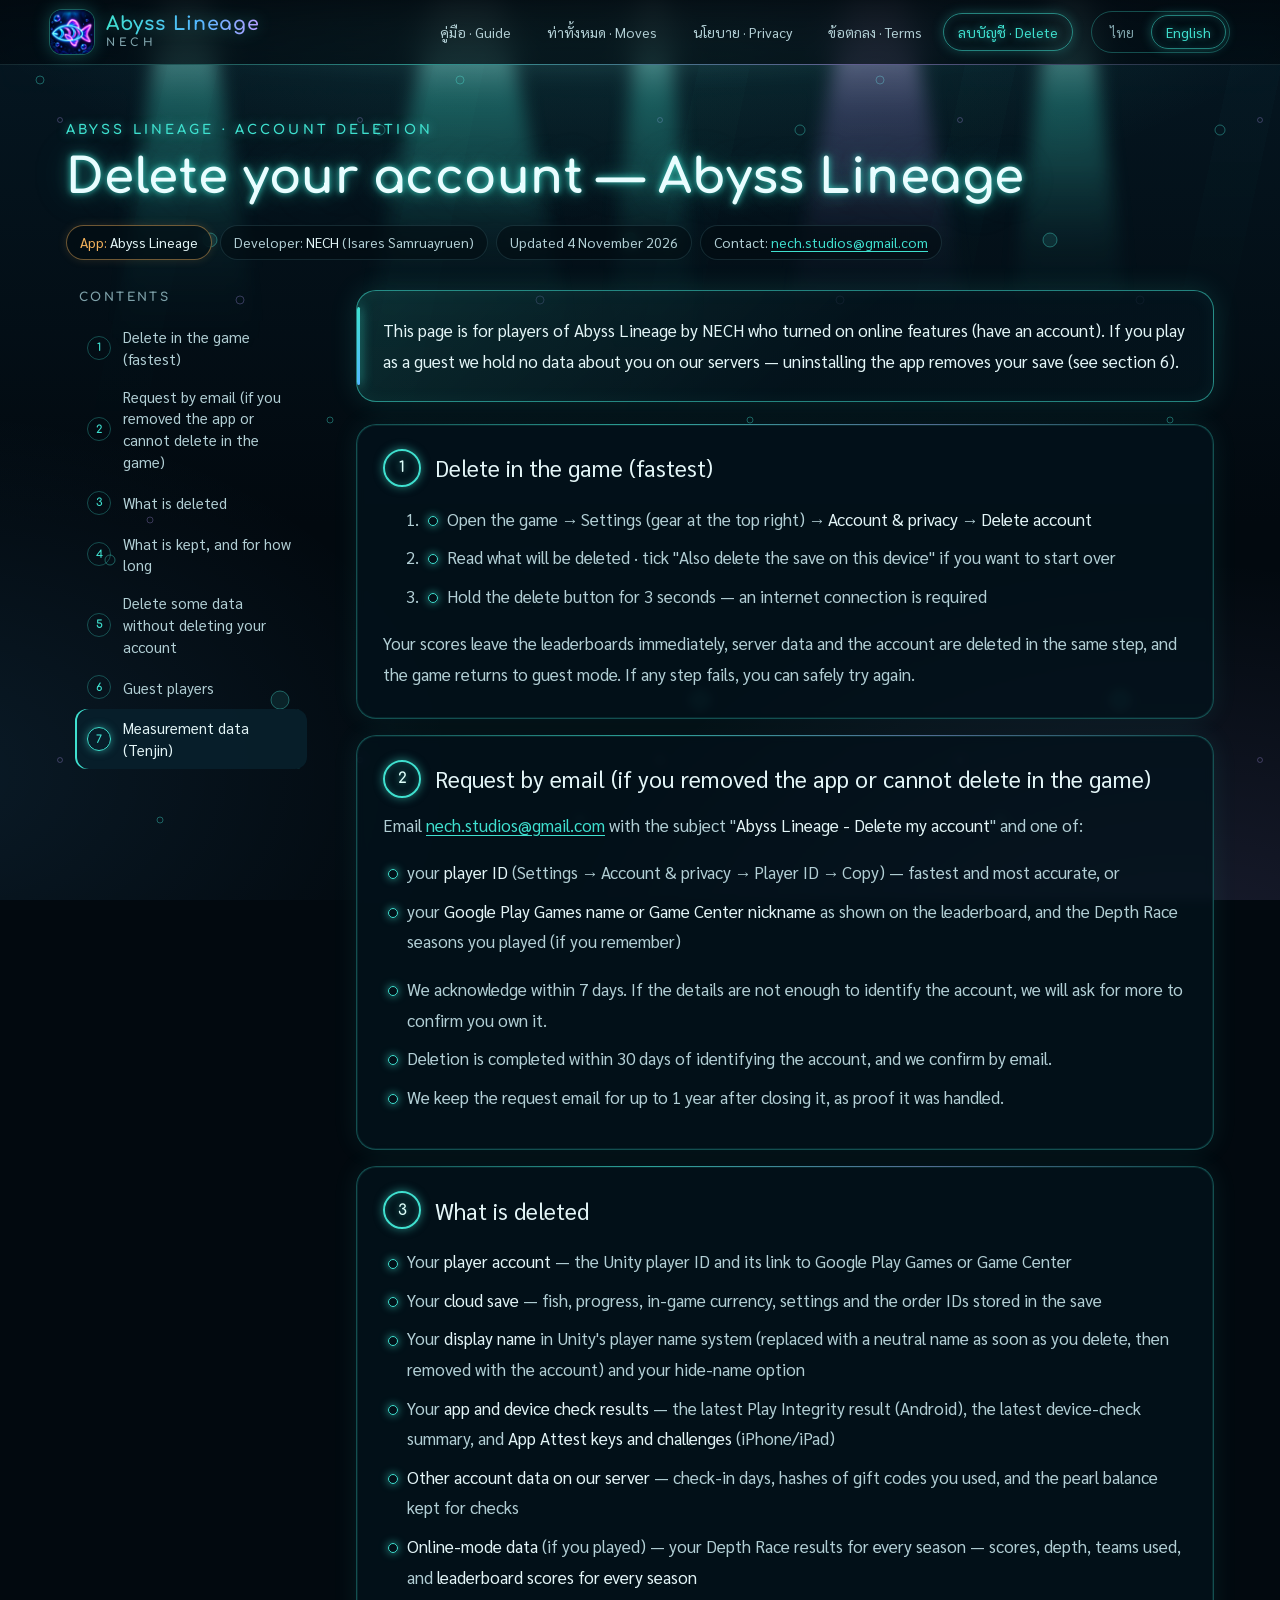
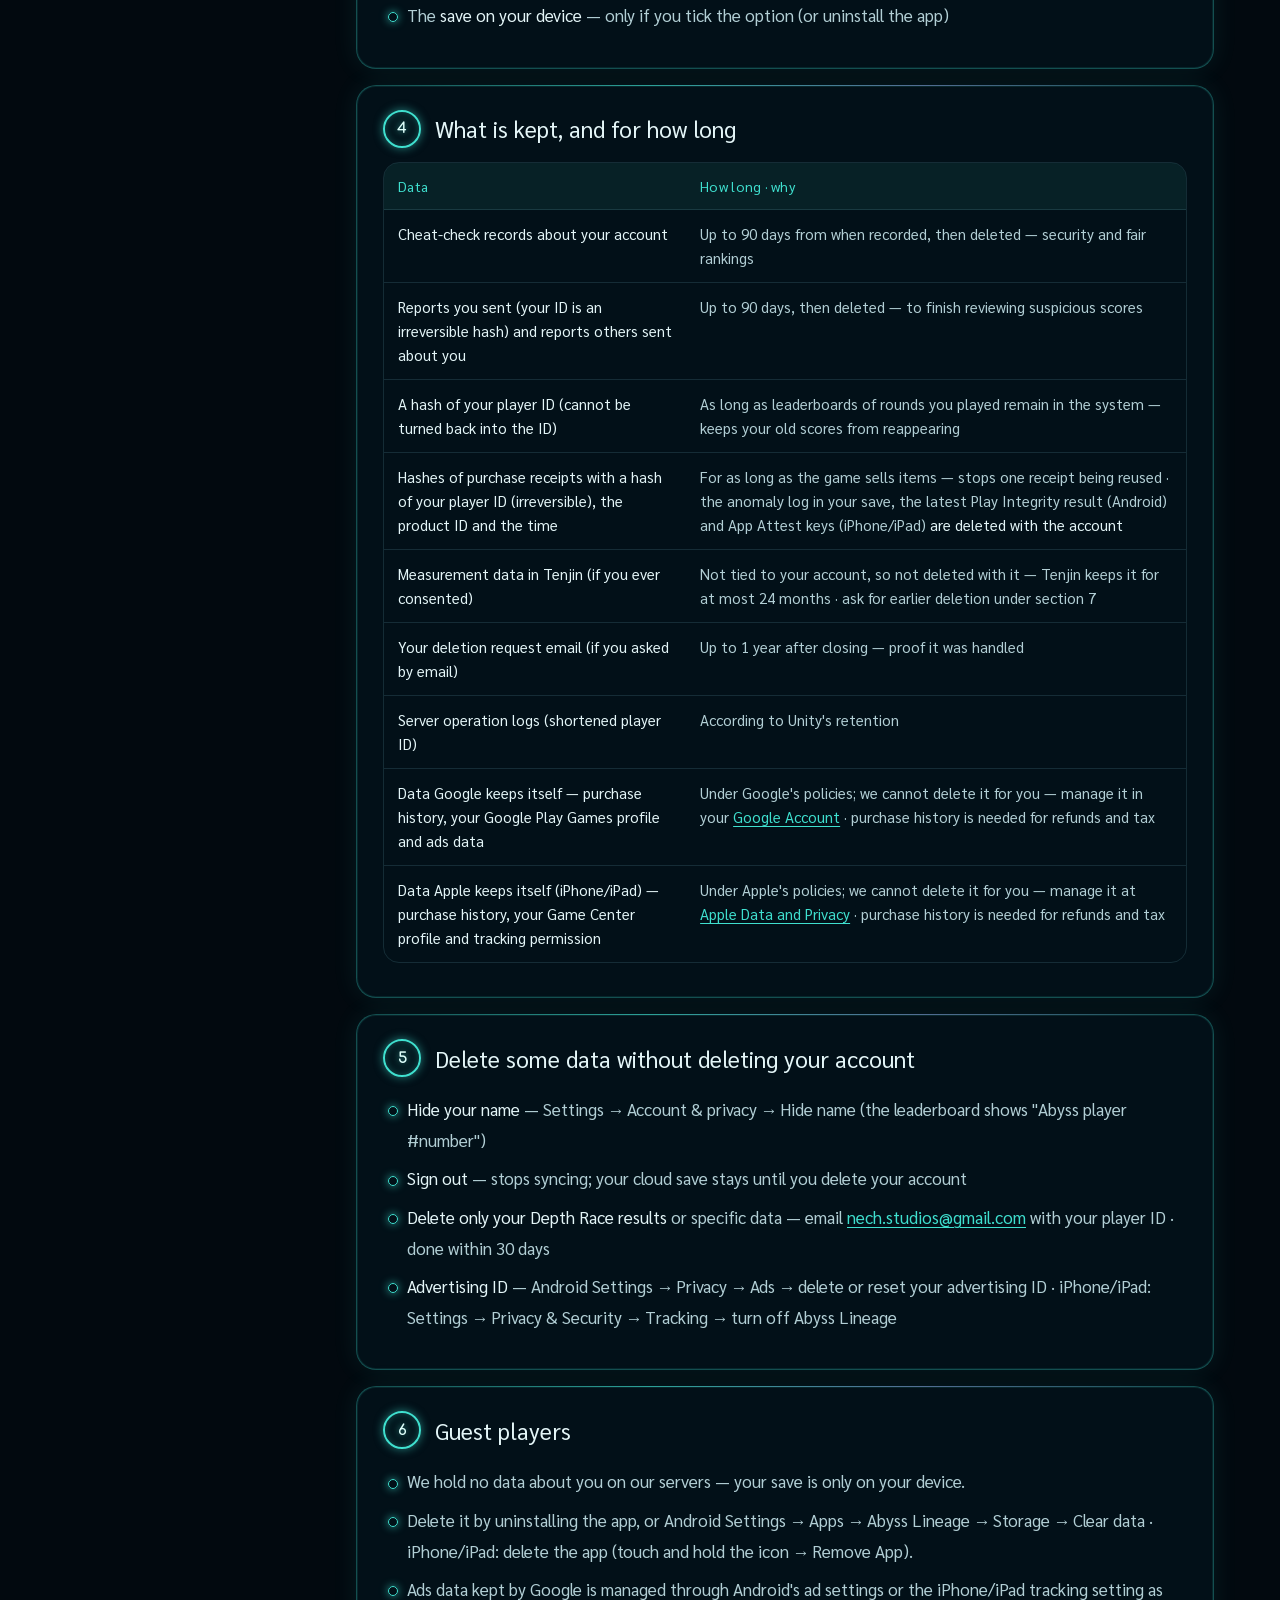
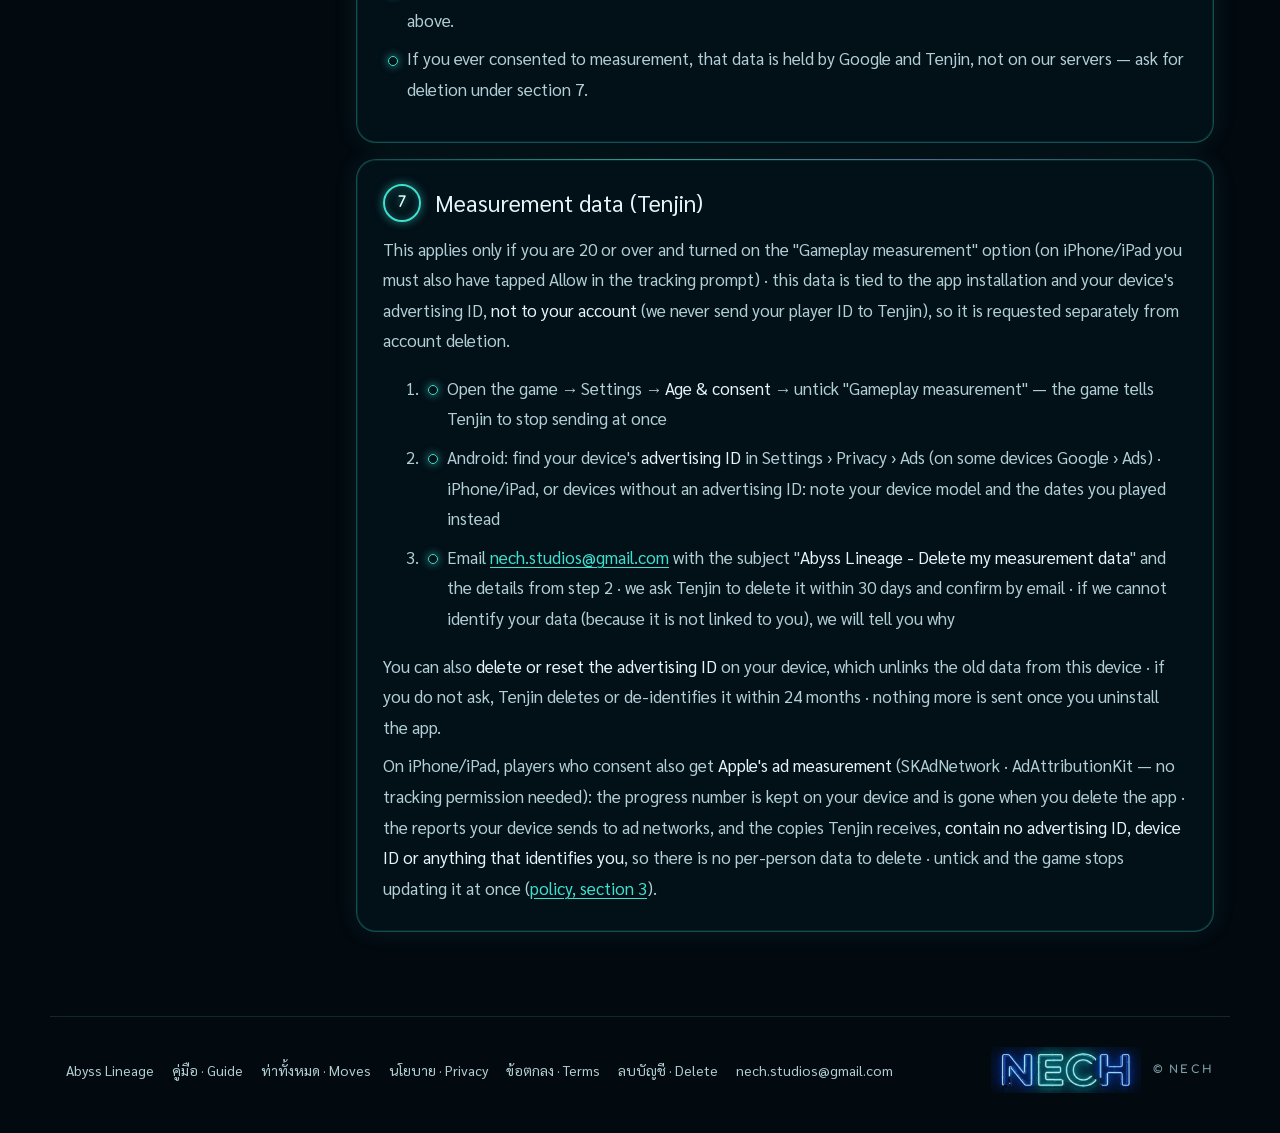
<file: delete-account.html>
<!doctype html>
<html lang="th">
<head>
<meta charset="utf-8">
<meta name="viewport" content="width=device-width, initial-scale=1, viewport-fit=cover">
<title>Abyss Lineage — ขอลบบัญชี / Delete your account</title>
<meta name="description" content="How to delete your Abyss Lineage account and data (developer: NECH). วิธีลบบัญชีและข้อมูลของเกม Abyss Lineage โดย NECH">
<meta name="theme-color" content="#030B12">
<link rel="icon" href="assets/icon-32.png" sizes="32x32">
<link rel="apple-touch-icon" href="assets/icon-192.png">
<link rel="stylesheet" href="site.css">
</head>
<body>
<a class="skip" href="#doc">ข้ามไปเนื้อหา / Skip to content</a>
<div class="sea" aria-hidden="true"></div>
<header class="top">
  <a class="brand" href="./"><img src="assets/icon-192.png" alt="" width="44" height="44"><span><b>Abyss Lineage</b><small>NECH</small></span></a>
  <nav class="docs" aria-label="เอกสาร / Documents"><a href="guide.html">คู่มือ · Guide</a><a href="skills.html">ท่าทั้งหมด · Moves</a><a href="privacy.html">นโยบาย · Privacy</a><a href="terms.html">ข้อตกลง · Terms</a><a href="delete-account.html" aria-current="page">ลบบัญชี · Delete</a></nav>
  <nav class="lang" aria-label="ภาษา / Language"><a href="#th" lang="th" data-lang="th" aria-pressed="false">ไทย</a><a href="#en" lang="en" data-lang="en" aria-pressed="false">English</a></nav>
</header>
<main class="doc" id="doc">
<!-- ต้นฉบับ: docs/site/delete-account.html ใน repo เกม · ลิงก์นี้ใส่ใน Play Console → Data safety → Delete account URL · ปรับ 5 ต.ค. 69 ให้ตรงข้อกำหนดลบบัญชีของ Google Play · 20 ต.ค. 69 เพิ่มรุ่น iPhone/iPad (App Store Connect → App Privacy → User Privacy Choices URL ใช้ลิงก์นี้ด้วย) · ร่าง 29 ต.ค. 69 รุ่นเปิดร้าน 1.1.N (รีวิวกฎหมายรอบสาม): ผลตรวจเครื่อง/กุญแจ App Attest · เช็คอิน/โค้ด/ยอดไข่มุก · หัวข้อ 7 ข้อมูลวัดผล Tenjin (ไม่ผูกบัญชี — ขอลบด้วยรหัสโฆษณา · รอบสี่ 30 ต.ค. 69 ตัด Firebase · ข้อมูลโหมดออนไลน์เฟส 1 เพิ่มตอนเปิดสวิตช์ ดู store/legal/review.html#addendum-gate) · ห้ามมีชื่อระบบที่ยังไม่มี (MenuCheck noGhost) · [วันเปิดร้าน] ค่าชั่วคราว ขึ้นเว็บพร้อม privacy.html -->

<section id="th" lang="th">
<div class="hero">
<div class="hero-rays" aria-hidden="true"><i></i><i></i><i></i><i></i><i></i></div>
<p class="kicker">Abyss Lineage · ACCOUNT DELETION</p>
<h1>ขอลบบัญชี — Abyss Lineage</h1>
<ul class="chips"><li>แอป: <b>Abyss Lineage</b></li><li>ผู้พัฒนา: <b>NECH</b> (อิสเรศร์ สำรวยรื่น)</li><li>อัปเดต 4 พฤศจิกายน 2569</li><li>ติดต่อ: <a href="mailto:nech.studios@gmail.com">nech.studios@gmail.com</a></li></ul>
</div>
<nav class="toc" aria-label="สารบัญ"><details open><summary>สารบัญ</summary><ol><li><a href="#th-1"><span class="n">1</span><span>ลบในเกม (เร็วที่สุด)</span></a></li><li><a href="#th-2"><span class="n">2</span><span>ขอลบทางอีเมล (ถ้าลบแอปไปแล้วหรือลบในเกมไม่ได้)</span></a></li><li><a href="#th-3"><span class="n">3</span><span>สิ่งที่ถูกลบ</span></a></li><li><a href="#th-4"><span class="n">4</span><span>สิ่งที่เก็บต่อ และนานเท่าไร</span></a></li><li><a href="#th-5"><span class="n">5</span><span>ลบข้อมูลบางส่วนโดยไม่ลบบัญชี</span></a></li><li><a href="#th-6"><span class="n">6</span><span>ผู้เล่นแบบผู้เยี่ยมชม</span></a></li><li><a href="#th-7"><span class="n">7</span><span>ข้อมูลวัดผล (Tenjin)</span></a></li></ol></details></nav>
<div class="note">
  <p>หน้านี้สำหรับผู้เล่นเกม <b>Abyss Lineage</b> ของ <b>NECH</b> ที่<b>เปิดระบบออนไลน์</b> (มีบัญชี) · ถ้าเล่นแบบผู้เยี่ยมชม เราไม่มีข้อมูลของคุณบนเซิร์ฟเวอร์ — ลบแอปแล้วเซฟในเครื่องหายทั้งหมด (ดูหัวข้อ 6)</p>
</div>
<section class="card" id="th-1">
<h2><span class="num">1</span><span>ลบในเกม (เร็วที่สุด)</span></h2>
<ol>
  <li>เปิดเกม → หน้าตั้งค่า (เฟืองมุมขวาบน) → <b>บัญชีและความเป็นส่วนตัว</b> → <b>ลบบัญชี</b></li>
  <li>อ่านรายการสิ่งที่จะถูกลบ · ติ๊ก "ลบเซฟในเครื่องนี้ด้วย" ถ้าต้องการเริ่มเกมใหม่</li>
  <li>กดค้าง 3 วินาทีที่ปุ่มลบ — ต้องต่ออินเทอร์เน็ต</li>
</ol>
<p>คะแนนหายจากอันดับทันที ข้อมูลบนเซิร์ฟเวอร์และบัญชีถูกลบในขั้นตอนเดียวกัน แล้วเกมกลับเป็นโหมดผู้เยี่ยมชม · ถ้าขั้นตอนใดล้ม กดลบซ้ำได้โดยไม่มีอะไรเสียหาย</p>
</section>
<section class="card" id="th-2">
<h2><span class="num">2</span><span>ขอลบทางอีเมล (ถ้าลบแอปไปแล้วหรือลบในเกมไม่ได้)</span></h2>
<p>ส่งอีเมลถึง <a href="mailto:nech.studios@gmail.com">nech.studios@gmail.com</a> หัวเรื่อง "<b>Abyss Lineage - Delete my account</b>" พร้อมข้อมูลอย่างใดอย่างหนึ่ง:</p>
<ul>
  <li><b>รหัสผู้เล่น</b> (หน้าตั้งค่า → บัญชีและความเป็นส่วนตัว → รหัสผู้เล่น → คัดลอก) — เร็วและแม่นที่สุด หรือ</li>
  <li><b>ชื่อ Google Play Games หรือชื่อเล่น Game Center</b> ที่แสดงในอันดับ และฤดูศึกชิงความลึกที่เคยเล่น (ถ้าจำได้)</li>
</ul>
<ul>
  <li>เราตอบรับภายใน 7 วัน · ถ้าข้อมูลไม่พอระบุบัญชี เราจะถามเพิ่มเพื่อยืนยันว่าคุณเป็นเจ้าของบัญชี</li>
  <li>ลบเสร็จภายใน 30 วันนับจากวันที่ระบุบัญชีได้ แล้วแจ้งกลับทางอีเมล</li>
  <li>อีเมลคำขอเก็บไว้ไม่เกิน 1 ปีหลังปิดเรื่อง เพื่อเป็นหลักฐานว่าดำเนินการแล้ว</li>
</ul>
</section>
<section class="card" id="th-3">
<h2><span class="num">3</span><span>สิ่งที่ถูกลบ</span></h2>
<ul>
  <li><b>บัญชีผู้เล่น</b> — รหัสผู้เล่นของ Unity และการผูกกับ Google Play Games หรือ Game Center</li>
  <li><b>เซฟเกมบนคลาวด์</b> — ปลา ความคืบหน้า เงินในเกม การตั้งค่า และรหัสคำสั่งซื้อที่อยู่ในเซฟ</li>
  <li><b>ชื่อที่แสดง</b> ในระบบชื่อผู้เล่นของ Unity (ถูกแทนด้วยชื่อกลางทันทีที่กดลบ แล้วลบไปพร้อมบัญชี) และตัวเลือกซ่อนชื่อ</li>
  <li><b>ผลตรวจแอปและเครื่อง</b> — ผลตรวจ Play Integrity ล่าสุด (Android) ตัวสรุปผลตรวจเครื่องล่าสุด และ<b>กุญแจ App Attest กับรหัสท้าทาย</b> (iPhone/iPad)</li>
  <li><b>ข้อมูลบัญชีอื่นบนเซิร์ฟเวอร์</b> — วันที่เช็คอิน แฮชของโค้ดของขวัญที่ใช้แล้ว และยอดไข่มุกที่เซิร์ฟเวอร์จำไว้ตรวจ</li>
  <li><b>ข้อมูลโหมดออนไลน์</b> (ถ้าเคยเล่น) — ผลศึกชิงความลึกทุกฤดู คะแนน ความลึก ทีมที่ใช้ และ<b>คะแนนในอันดับทุกฤดู</b></li>
  <li><b>เซฟในเครื่อง</b> — เฉพาะเมื่อคุณติ๊กให้ลบด้วย (หรือลบแอป)</li>
</ul>
</section>
<section class="card" id="th-4">
<h2><span class="num">4</span><span>สิ่งที่เก็บต่อ และนานเท่าไร</span></h2>
<div class="tbl"><table>
  <thead><tr><th>ข้อมูล</th><th>เก็บนานเท่าไร · เพราะอะไร</th></tr></thead>
  <tbody>
    <tr><td data-label="ข้อมูล">บันทึกตรวจการโกงที่เกี่ยวกับบัญชีของคุณ</td><td data-label="เก็บนานเท่าไร · เพราะอะไร">ไม่เกิน 90 วันนับจากวันที่บันทึก แล้วลบ — ความปลอดภัยและความยุติธรรมของอันดับ</td></tr>
    <tr><td data-label="ข้อมูล">รายงานที่คุณส่ง (รหัสของคุณอยู่ในรูปแฮชที่ย้อนกลับไม่ได้) และรายงานที่ผู้อื่นส่งเกี่ยวกับคุณ</td><td data-label="เก็บนานเท่าไร · เพราะอะไร">ไม่เกิน 90 วัน แล้วลบ — ตรวจคะแนนผิดปกติให้จบ</td></tr>
    <tr><td data-label="ข้อมูล">แฮชของรหัสผู้เล่น (ย้อนกลับเป็นรหัสไม่ได้)</td><td data-label="เก็บนานเท่าไร · เพราะอะไร">ตราบที่อันดับของรอบที่คุณเคยลงยังอยู่ในระบบ — กันไม่ให้คะแนนเดิมกลับมาแสดง</td></tr>
    <tr><td data-label="ข้อมูล">แฮชของใบเสร็จการซื้อคู่กับแฮชของรหัสผู้เล่น (ย้อนกลับไม่ได้) รหัสสินค้า และเวลา</td><td data-label="เก็บนานเท่าไร · เพราะอะไร">ตราบที่เกมยังขายของ — กันใบเสร็จเดียวถูกใช้ซ้ำ · บันทึกความผิดปกติในเซฟ ผลตรวจ Play Integrity ล่าสุด (Android) และกุญแจ App Attest (iPhone/iPad) <b>ลบไปพร้อมบัญชี</b></td></tr>
    <tr><td data-label="ข้อมูล">ข้อมูลวัดผลใน Tenjin (ถ้าคุณเคยยินยอม)</td><td data-label="เก็บนานเท่าไร · เพราะอะไร">ไม่ผูกกับบัญชี จึงไม่ถูกลบพร้อมบัญชี — Tenjin เก็บไม่เกิน 24 เดือน · ขอลบก่อนได้ตามหัวข้อ 7</td></tr>
    <tr><td data-label="ข้อมูล">อีเมลคำขอลบ (ถ้าขอทางอีเมล)</td><td data-label="เก็บนานเท่าไร · เพราะอะไร">ไม่เกิน 1 ปีหลังปิดเรื่อง — หลักฐานว่าดำเนินการแล้ว</td></tr>
    <tr><td data-label="ข้อมูล">บันทึกการทำงานของเซิร์ฟเวอร์ (รหัสผู้เล่นแบบย่อ)</td><td data-label="เก็บนานเท่าไร · เพราะอะไร">ตามระยะที่ Unity กำหนด</td></tr>
    <tr><td data-label="ข้อมูล">ข้อมูลที่ Google เก็บเอง — ประวัติการซื้อ โปรไฟล์ Google Play Games และข้อมูลโฆษณา</td><td data-label="เก็บนานเท่าไร · เพราะอะไร">ตามนโยบายของ Google เราลบแทนไม่ได้ — จัดการได้ที่<a href="https://myaccount.google.com/data-and-privacy">บัญชี Google ของคุณ</a> · ประวัติการซื้อจำเป็นต่อการคืนเงินและภาษี</td></tr>
    <tr><td data-label="ข้อมูล">ข้อมูลที่ Apple เก็บเอง (iPhone/iPad) — ประวัติการซื้อ โปรไฟล์ Game Center และการอนุญาตติดตาม</td><td data-label="เก็บนานเท่าไร · เพราะอะไร">ตามนโยบายของ Apple เราลบแทนไม่ได้ — จัดการได้ที่<a href="https://privacy.apple.com">ข้อมูลและความเป็นส่วนตัวของ Apple</a> · ประวัติการซื้อจำเป็นต่อการคืนเงินและภาษี</td></tr>
  </tbody>
</table></div>
</section>
<section class="card" id="th-5">
<h2><span class="num">5</span><span>ลบข้อมูลบางส่วนโดยไม่ลบบัญชี</span></h2>
<ul>
  <li><b>ซ่อนชื่อ</b> — หน้าตั้งค่า → บัญชีและความเป็นส่วนตัว → ซ่อนชื่อ (อันดับแสดงเป็น "ผู้เล่นใต้เหว #ตัวเลข")</li>
  <li><b>ออกจากระบบ</b> — หยุดซิงก์ เซฟบนคลาวด์ยังอยู่จนกว่าจะลบบัญชี</li>
  <li><b>ขอลบเฉพาะผลศึกชิงความลึก</b> หรือข้อมูลบางอย่าง — ส่งอีเมลถึง <a href="mailto:nech.studios@gmail.com">nech.studios@gmail.com</a> พร้อมรหัสผู้เล่น · ทำให้ภายใน 30 วัน</li>
  <li><b>รหัสโฆษณา</b> — ตั้งค่า Android → ความเป็นส่วนตัว → โฆษณา → ลบหรือรีเซ็ตรหัสโฆษณา · iPhone/iPad: การตั้งค่า → ความเป็นส่วนตัวและความปลอดภัย → การติดตาม → ปิดของ Abyss Lineage</li>
</ul>
</section>
<section class="card" id="th-6">
<h2><span class="num">6</span><span>ผู้เล่นแบบผู้เยี่ยมชม</span></h2>
<ul>
  <li>เราไม่มีข้อมูลของคุณบนเซิร์ฟเวอร์ — เซฟอยู่ในเครื่องเท่านั้น</li>
  <li>ลบได้ด้วยการลบแอป หรือ ตั้งค่า Android → แอป → Abyss Lineage → พื้นที่เก็บข้อมูล → ล้างข้อมูล · iPhone/iPad: ลบแอป (กดค้างที่ไอคอน → ลบแอป)</li>
  <li>ข้อมูลโฆษณาที่ Google เก็บ จัดการผ่านการตั้งค่าโฆษณาของ Android หรือการตั้งค่าการติดตามของ iPhone/iPad ตามข้อข้างบน</li>
  <li>ถ้าคุณเคยยินยอมให้วัดผล ข้อมูลวัดผลอยู่ที่ Google และ Tenjin ไม่ใช่เซิร์ฟเวอร์ของเรา — ขอลบได้ตามหัวข้อ 7</li>
</ul>
</section>
<section class="card" id="th-7">
<h2><span class="num">7</span><span>ข้อมูลวัดผล (Tenjin)</span></h2>
<p>ใช้เฉพาะเมื่อคุณอายุ 20 ปีขึ้นไปและเปิดตัวเลือก "วัดผลการเล่น" (บน iPhone/iPad ต้องกดอนุญาตในกล่องขออนุญาตติดตามด้วย) · ข้อมูลนี้ผูกกับการติดตั้งแอปและรหัสโฆษณาของเครื่อง <b>ไม่ผูกกับบัญชี</b> (เราไม่ส่งรหัสผู้เล่นให้ Tenjin) จึงต้องขอแยกจากการลบบัญชี</p>
<ol>
  <li>เปิดเกม → หน้าตั้งค่า → <b>อายุและความยินยอม</b> → เอาติ๊ก "วัดผลการเล่น" ออก — เกมสั่ง Tenjin หยุดส่งทันที</li>
  <li>Android: ดู<b>รหัสโฆษณา</b>ของเครื่องที่ ตั้งค่า › ความเป็นส่วนตัว › โฆษณา (บางรุ่นอยู่ที่ Google › โฆษณา) · iPhone/iPad หรือเครื่องที่ไม่มีรหัสโฆษณา: จดรุ่นเครื่องและช่วงวันที่เล่นแทน</li>
  <li>ส่งอีเมลถึง <a href="mailto:nech.studios@gmail.com">nech.studios@gmail.com</a> หัวเรื่อง "<b>Abyss Lineage - Delete my measurement data</b>" พร้อมข้อมูลจากข้อ 2 · เราขอให้ Tenjin ลบภายใน 30 วัน แล้วแจ้งกลับ · ถ้าระบุข้อมูลของคุณไม่ได้ (เพราะไม่ได้ผูกกับตัวคุณ) เราจะแจ้งเหตุผล</li>
</ol>
<p>ทางเลือกเพิ่ม: <b>ลบหรือรีเซ็ตรหัสโฆษณา</b>ในเครื่อง ทำให้ข้อมูลเดิมไม่ผูกกับเครื่องนี้อีก · ถ้าไม่ได้ขอ Tenjin ลบหรือทำให้ไม่ระบุตัวตนเองภายใน 24 เดือน · ลบแอปแล้วไม่มีการส่งเพิ่ม</p>
<p>บน iPhone/iPad ผู้ที่ยินยอมยังมี<b>การวัดผลโฆษณาของ Apple</b> (SKAdNetwork · AdAttributionKit — ไม่ต้องอนุญาตติดตาม): ตัวเลขความคืบหน้าเก็บในเครื่องและหายเมื่อลบแอป · รายงานที่เครื่องส่งให้เครือข่ายโฆษณาและสำเนาที่ Tenjin <b>ไม่มีรหัสโฆษณา รหัสเครื่อง หรือข้อมูลที่ระบุตัวคุณ</b> จึงไม่มีข้อมูลรายคนให้ขอลบ · เอาติ๊กออกแล้วเกมหยุดอัปเดตทันที (<a href="privacy.html#th-apple-attribution">นโยบาย หัวข้อ 3</a>)</p>
</section>
</section>

<section id="en" lang="en">
<div class="hero">
<div class="hero-rays" aria-hidden="true"><i></i><i></i><i></i><i></i><i></i></div>
<p class="kicker">Abyss Lineage · ACCOUNT DELETION</p>
<h1>Delete your account — Abyss Lineage</h1>
<ul class="chips"><li>App: <b>Abyss Lineage</b></li><li>Developer: <b>NECH</b> (Isares Samruayruen)</li><li>Updated 4 November 2026</li><li>Contact: <a href="mailto:nech.studios@gmail.com">nech.studios@gmail.com</a></li></ul>
</div>
<nav class="toc" aria-label="Contents"><details open><summary>Contents</summary><ol><li><a href="#en-1"><span class="n">1</span><span>Delete in the game (fastest)</span></a></li><li><a href="#en-2"><span class="n">2</span><span>Request by email (if you removed the app or cannot delete in the game)</span></a></li><li><a href="#en-3"><span class="n">3</span><span>What is deleted</span></a></li><li><a href="#en-4"><span class="n">4</span><span>What is kept, and for how long</span></a></li><li><a href="#en-5"><span class="n">5</span><span>Delete some data without deleting your account</span></a></li><li><a href="#en-6"><span class="n">6</span><span>Guest players</span></a></li><li><a href="#en-7"><span class="n">7</span><span>Measurement data (Tenjin)</span></a></li></ol></details></nav>
<div class="note">
  <p>This page is for players of <b>Abyss Lineage</b> by <b>NECH</b> who <b>turned on online features</b> (have an account). If you play as a guest we hold no data about you on our servers — uninstalling the app removes your save (see section 6).</p>
</div>
<section class="card" id="en-1">
<h2><span class="num">1</span><span>Delete in the game (fastest)</span></h2>
<ol>
  <li>Open the game → Settings (gear at the top right) → <b>Account &amp; privacy</b> → <b>Delete account</b></li>
  <li>Read what will be deleted · tick "Also delete the save on this device" if you want to start over</li>
  <li>Hold the delete button for 3 seconds — an internet connection is required</li>
</ol>
<p>Your scores leave the leaderboards immediately, server data and the account are deleted in the same step, and the game returns to guest mode. If any step fails, you can safely try again.</p>
</section>
<section class="card" id="en-2">
<h2><span class="num">2</span><span>Request by email (if you removed the app or cannot delete in the game)</span></h2>
<p>Email <a href="mailto:nech.studios@gmail.com">nech.studios@gmail.com</a> with the subject "<b>Abyss Lineage - Delete my account</b>" and one of:</p>
<ul>
  <li>your <b>player ID</b> (Settings → Account &amp; privacy → Player ID → Copy) — fastest and most accurate, or</li>
  <li>your <b>Google Play Games name or Game Center nickname</b> as shown on the leaderboard, and the Depth Race seasons you played (if you remember)</li>
</ul>
<ul>
  <li>We acknowledge within 7 days. If the details are not enough to identify the account, we will ask for more to confirm you own it.</li>
  <li>Deletion is completed within 30 days of identifying the account, and we confirm by email.</li>
  <li>We keep the request email for up to 1 year after closing it, as proof it was handled.</li>
</ul>
</section>
<section class="card" id="en-3">
<h2><span class="num">3</span><span>What is deleted</span></h2>
<ul>
  <li>Your <b>player account</b> — the Unity player ID and its link to Google Play Games or Game Center</li>
  <li>Your <b>cloud save</b> — fish, progress, in-game currency, settings and the order IDs stored in the save</li>
  <li>Your <b>display name</b> in Unity's player name system (replaced with a neutral name as soon as you delete, then removed with the account) and your hide-name option</li>
  <li>Your <b>app and device check results</b> — the latest Play Integrity result (Android), the latest device-check summary, and <b>App Attest keys and challenges</b> (iPhone/iPad)</li>
  <li><b>Other account data on our server</b> — check-in days, hashes of gift codes you used, and the pearl balance kept for checks</li>
  <li><b>Online-mode data</b> (if you played) — your Depth Race results for every season — scores, depth, teams used, and <b>leaderboard scores for every season</b></li>
  <li>The <b>save on your device</b> — only if you tick the option (or uninstall the app)</li>
</ul>
</section>
<section class="card" id="en-4">
<h2><span class="num">4</span><span>What is kept, and for how long</span></h2>
<div class="tbl"><table>
  <thead><tr><th>Data</th><th>How long · why</th></tr></thead>
  <tbody>
    <tr><td data-label="Data">Cheat-check records about your account</td><td data-label="How long · why">Up to 90 days from when recorded, then deleted — security and fair rankings</td></tr>
    <tr><td data-label="Data">Reports you sent (your ID is an irreversible hash) and reports others sent about you</td><td data-label="How long · why">Up to 90 days, then deleted — to finish reviewing suspicious scores</td></tr>
    <tr><td data-label="Data">A hash of your player ID (cannot be turned back into the ID)</td><td data-label="How long · why">As long as leaderboards of rounds you played remain in the system — keeps your old scores from reappearing</td></tr>
    <tr><td data-label="Data">Hashes of purchase receipts with a hash of your player ID (irreversible), the product ID and the time</td><td data-label="How long · why">For as long as the game sells items — stops one receipt being reused · the anomaly log in your save, the latest Play Integrity result (Android) and App Attest keys (iPhone/iPad) <b>are deleted with the account</b></td></tr>
    <tr><td data-label="Data">Measurement data in Tenjin (if you ever consented)</td><td data-label="How long · why">Not tied to your account, so not deleted with it — Tenjin keeps it for at most 24 months · ask for earlier deletion under section 7</td></tr>
    <tr><td data-label="Data">Your deletion request email (if you asked by email)</td><td data-label="How long · why">Up to 1 year after closing — proof it was handled</td></tr>
    <tr><td data-label="Data">Server operation logs (shortened player ID)</td><td data-label="How long · why">According to Unity's retention</td></tr>
    <tr><td data-label="Data">Data Google keeps itself — purchase history, your Google Play Games profile and ads data</td><td data-label="How long · why">Under Google's policies; we cannot delete it for you — manage it in your <a href="https://myaccount.google.com/data-and-privacy">Google Account</a> · purchase history is needed for refunds and tax</td></tr>
    <tr><td data-label="Data">Data Apple keeps itself (iPhone/iPad) — purchase history, your Game Center profile and tracking permission</td><td data-label="How long · why">Under Apple's policies; we cannot delete it for you — manage it at <a href="https://privacy.apple.com">Apple Data and Privacy</a> · purchase history is needed for refunds and tax</td></tr>
  </tbody>
</table></div>
</section>
<section class="card" id="en-5">
<h2><span class="num">5</span><span>Delete some data without deleting your account</span></h2>
<ul>
  <li><b>Hide your name</b> — Settings → Account &amp; privacy → Hide name (the leaderboard shows "Abyss player #number")</li>
  <li><b>Sign out</b> — stops syncing; your cloud save stays until you delete your account</li>
  <li><b>Delete only your Depth Race results</b> or specific data — email <a href="mailto:nech.studios@gmail.com">nech.studios@gmail.com</a> with your player ID · done within 30 days</li>
  <li><b>Advertising ID</b> — Android Settings → Privacy → Ads → delete or reset your advertising ID · iPhone/iPad: Settings → Privacy &amp; Security → Tracking → turn off Abyss Lineage</li>
</ul>
</section>
<section class="card" id="en-6">
<h2><span class="num">6</span><span>Guest players</span></h2>
<ul>
  <li>We hold no data about you on our servers — your save is only on your device.</li>
  <li>Delete it by uninstalling the app, or Android Settings → Apps → Abyss Lineage → Storage → Clear data · iPhone/iPad: delete the app (touch and hold the icon → Remove App).</li>
  <li>Ads data kept by Google is managed through Android's ad settings or the iPhone/iPad tracking setting as above.</li>
  <li>If you ever consented to measurement, that data is held by Google and Tenjin, not on our servers — ask for deletion under section 7.</li>
</ul>
</section>
<section class="card" id="en-7">
<h2><span class="num">7</span><span>Measurement data (Tenjin)</span></h2>
<p>This applies only if you are 20 or over and turned on the "Gameplay measurement" option (on iPhone/iPad you must also have tapped Allow in the tracking prompt) · this data is tied to the app installation and your device's advertising ID, <b>not to your account</b> (we never send your player ID to Tenjin), so it is requested separately from account deletion.</p>
<ol>
  <li>Open the game → Settings → <b>Age &amp; consent</b> → untick "Gameplay measurement" — the game tells Tenjin to stop sending at once</li>
  <li>Android: find your device's <b>advertising ID</b> in Settings › Privacy › Ads (on some devices Google › Ads) · iPhone/iPad, or devices without an advertising ID: note your device model and the dates you played instead</li>
  <li>Email <a href="mailto:nech.studios@gmail.com">nech.studios@gmail.com</a> with the subject "<b>Abyss Lineage - Delete my measurement data</b>" and the details from step 2 · we ask Tenjin to delete it within 30 days and confirm by email · if we cannot identify your data (because it is not linked to you), we will tell you why</li>
</ol>
<p>You can also <b>delete or reset the advertising ID</b> on your device, which unlinks the old data from this device · if you do not ask, Tenjin deletes or de-identifies it within 24 months · nothing more is sent once you uninstall the app.</p>
<p>On iPhone/iPad, players who consent also get <b>Apple's ad measurement</b> (SKAdNetwork · AdAttributionKit — no tracking permission needed): the progress number is kept on your device and is gone when you delete the app · the reports your device sends to ad networks, and the copies Tenjin receives, <b>contain no advertising ID, device ID or anything that identifies you</b>, so there is no per-person data to delete · untick and the game stops updating it at once (<a href="privacy.html#en-apple-attribution">policy, section 3</a>).</p>
</section>
</section>
</main>
<footer class="site">
  <nav aria-label="ลิงก์ / Links"><a href="./">Abyss Lineage</a><a href="guide.html">คู่มือ · Guide</a><a href="skills.html">ท่าทั้งหมด · Moves</a><a href="privacy.html">นโยบาย · Privacy</a><a href="terms.html">ข้อตกลง · Terms</a><a href="delete-account.html">ลบบัญชี · Delete</a><a href="mailto:nech.studios@gmail.com">nech.studios@gmail.com</a></nav>
  <span class="nech"><img src="assets/nech-sign.jpg" alt="NECH" width="150" height="46" loading="lazy">© NECH</span>
</footer>
<script src="site.js" defer></script>
</body>
</html>
</file>
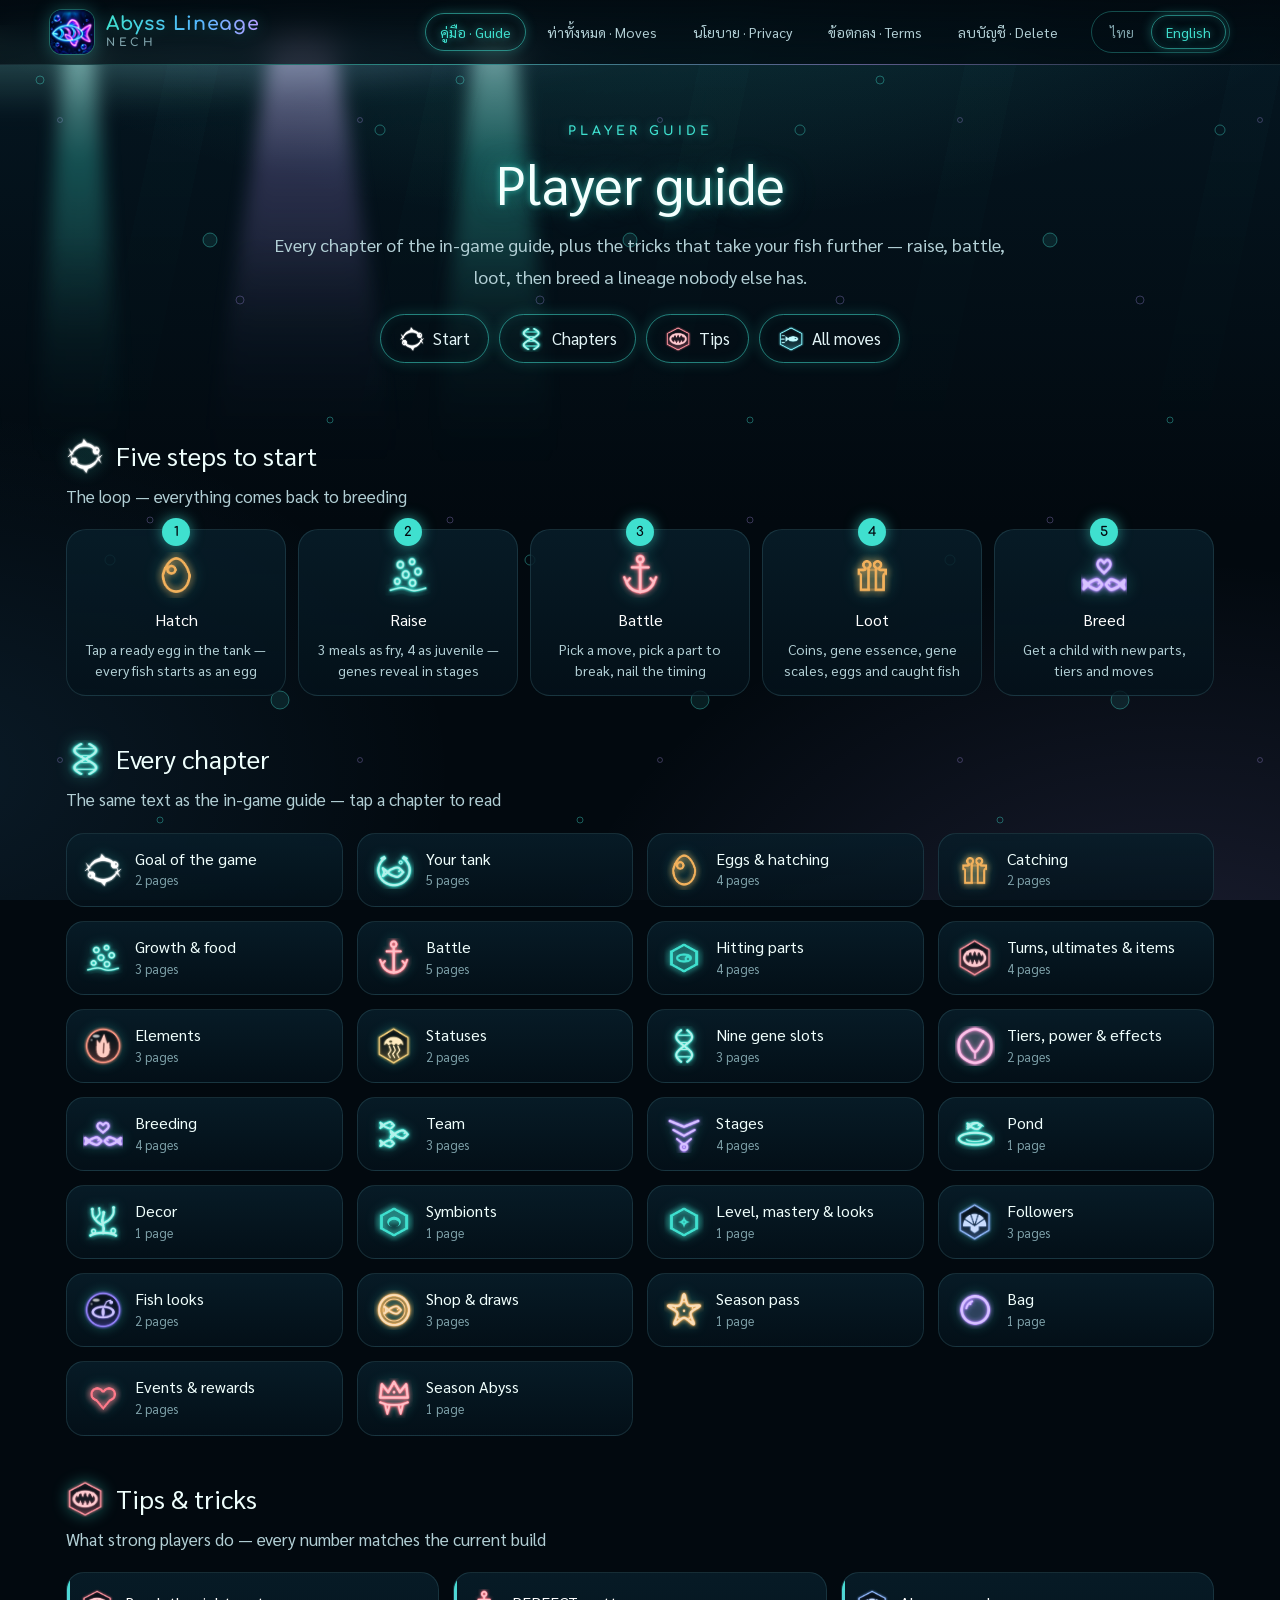
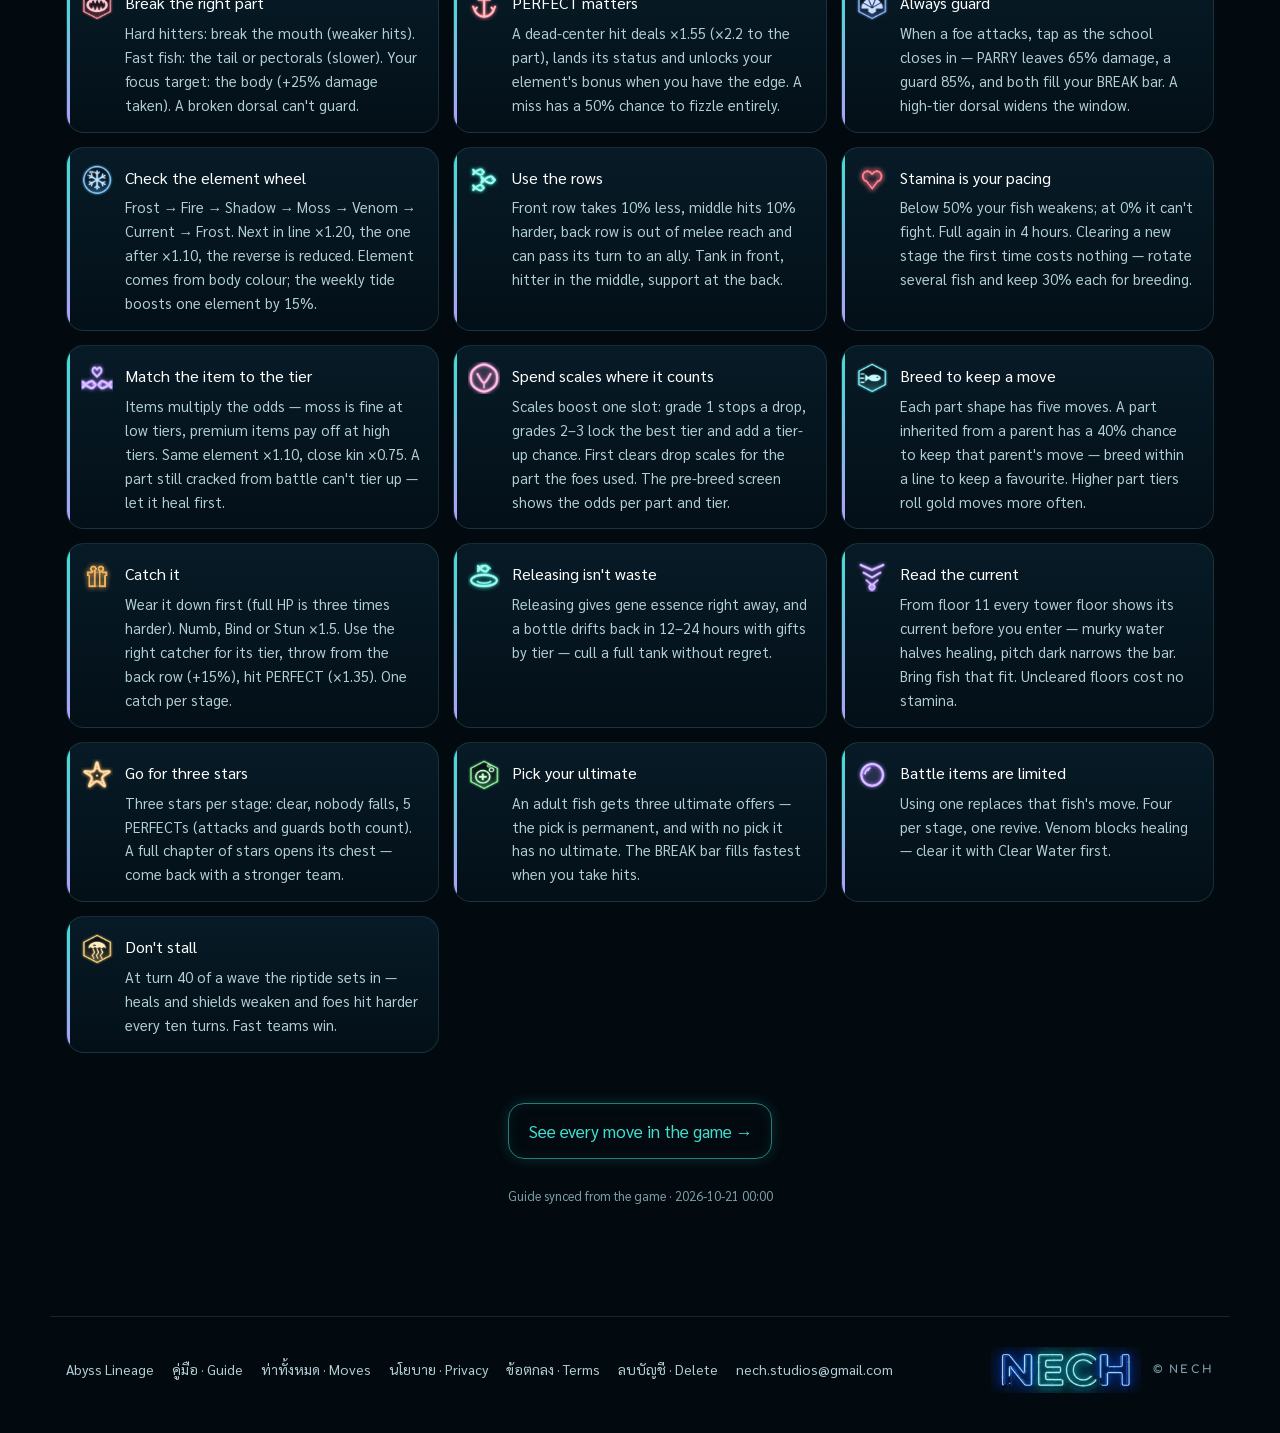
<file: guide.html>
<!doctype html>
<html lang="th">
<head>
<meta charset="utf-8">
<meta name="viewport" content="width=device-width, initial-scale=1, viewport-fit=cover">
<title data-th="Abyss Lineage — คู่มือผู้เล่น" data-en="Abyss Lineage — Player guide">Abyss Lineage — คู่มือผู้เล่น / Player guide</title>
<meta name="description" content="Player guide, tutorial and tips for Abyss Lineage. คู่มือผู้เล่น บทสอน และเคล็ดลับของเกม Abyss Lineage">
<meta name="theme-color" content="#030B12">
<link rel="icon" href="assets/icon-32.png" sizes="32x32">
<link rel="apple-touch-icon" href="assets/icon-192.png">
<link rel="stylesheet" href="site.css">
<link rel="stylesheet" href="play.css">
</head>
<body>
<!-- ต้นฉบับ: docs/site/guide.html (18 ต.ค. 69) · บทคู่มือดึงจากเกม (data/game-data.js ← tools/wiki/gen_data.sh) · เคล็ดลับเขียนใน play.js (ตัวเลขตรวจกับโค้ดแล้ว — แก้กติกาเกมต้องแก้ด้วย) · ฉบับละเอียดภายในอยู่ docs/wiki/ -->
<a class="skip" href="#doc">ข้ามไปเนื้อหา / Skip to content</a>
<div class="sea" aria-hidden="true"></div>
<header class="top">
  <a class="brand" href="./"><img src="assets/icon-192.png" alt="" width="44" height="44"><span><b>Abyss Lineage</b><small>NECH</small></span></a>
  <nav class="docs" aria-label="เอกสาร / Documents"><a href="guide.html" aria-current="page">คู่มือ · Guide</a><a href="skills.html">ท่าทั้งหมด · Moves</a><a href="privacy.html">นโยบาย · Privacy</a><a href="terms.html">ข้อตกลง · Terms</a><a href="delete-account.html">ลบบัญชี · Delete</a></nav>
  <nav class="lang" aria-label="ภาษา / Language"><a href="#th" lang="th" data-lang="th" aria-pressed="false">ไทย</a><a href="#en" lang="en" data-lang="en" aria-pressed="false">English</a></nav>
</header>
<main class="play" id="doc">
  <div class="p-hero">
    <div class="hero-rays" aria-hidden="true"><i></i><i></i><i></i><i></i><i></i></div>
    <p class="kicker">PLAYER GUIDE</p>
    <h1 data-th="คู่มือผู้เล่น" data-en="Player guide">คู่มือผู้เล่น</h1>
    <p class="lede" data-th="ทุกบทจากคู่มือในเกม และเคล็ดลับที่ทำให้ปลาของคุณไปได้ไกลกว่า — เลี้ยง สู้ เก็บของ แล้วผสมสายเลือดที่ไม่มีใครเหมือน" data-en="Every chapter of the in-game guide, plus the tricks that take your fish further — raise, battle, loot, then breed a lineage nobody else has.">ทุกบทจากคู่มือในเกม และเคล็ดลับที่ทำให้ปลาของคุณไปได้ไกลกว่า</p>
    <div class="p-jump">
      <a href="#start"><img src="assets/icons/logo-mark-w.png" alt=""><span data-th="เริ่มต้น" data-en="Start">เริ่มต้น</span></a>
      <a href="#chapters"><img src="assets/icons/sys-gene.png" alt=""><span data-th="คู่มือทุกบท" data-en="Chapters">คู่มือทุกบท</span></a>
      <a href="#tips"><img src="assets/icons/sc-0.png" alt=""><span data-th="เคล็ดลับ" data-en="Tips">เคล็ดลับ</span></a>
      <a href="skills.html"><img src="assets/icons/sc-2.png" alt=""><span data-th="ท่าทั้งหมด" data-en="All moves">ท่าทั้งหมด</span></a>
    </div>
  </div>
  <div id="guide-root"><noscript><p style="text-align:center">เปิด JavaScript เพื่ออ่านคู่มือ · Enable JavaScript to read the guide.</p></noscript></div>
</main>
<footer class="site">
  <nav aria-label="ลิงก์ / Links"><a href="./">Abyss Lineage</a><a href="guide.html">คู่มือ · Guide</a><a href="skills.html">ท่าทั้งหมด · Moves</a><a href="privacy.html">นโยบาย · Privacy</a><a href="terms.html">ข้อตกลง · Terms</a><a href="delete-account.html">ลบบัญชี · Delete</a><a href="mailto:nech.studios@gmail.com">nech.studios@gmail.com</a></nav>
  <span class="nech"><img src="assets/nech-sign.jpg" alt="NECH" width="150" height="46" loading="lazy">© NECH</span>
</footer>
<script src="data/game-data.js"></script>
<script src="play.js"></script>
</body>
</html>
</file>
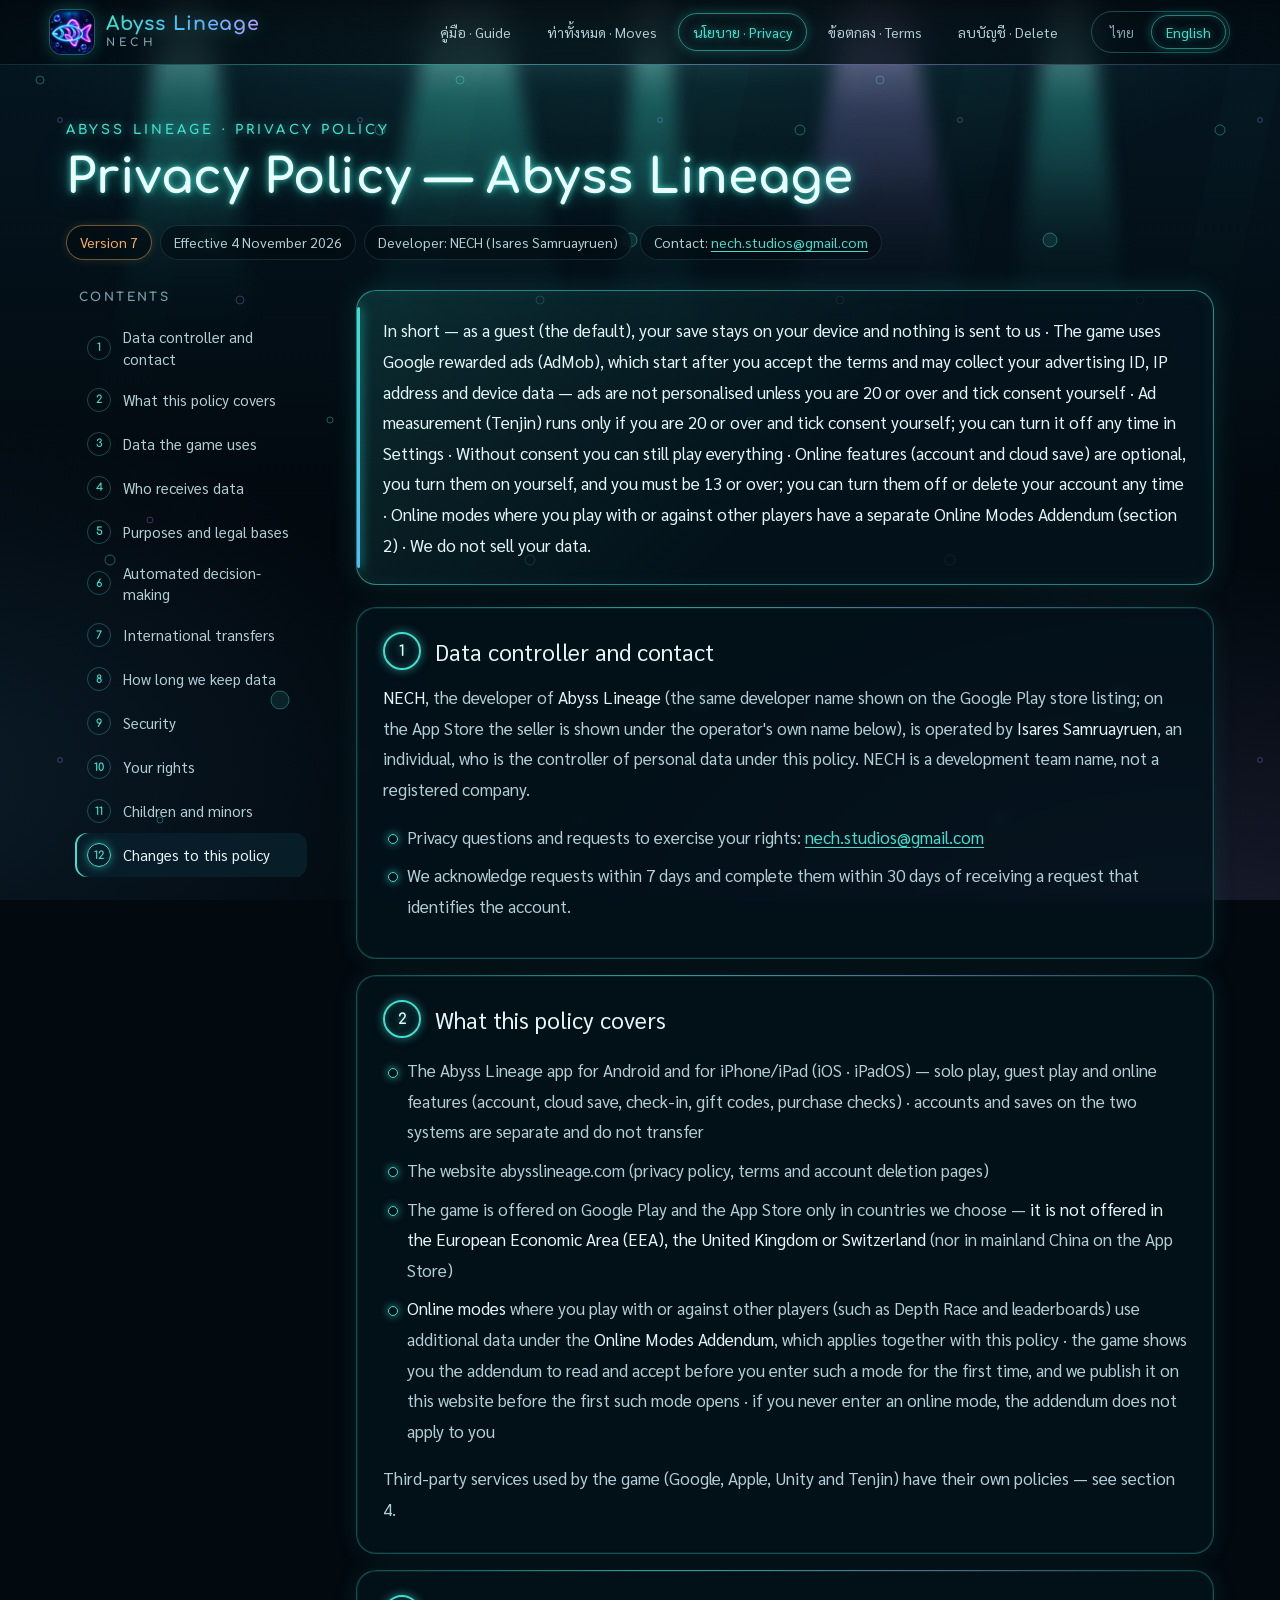
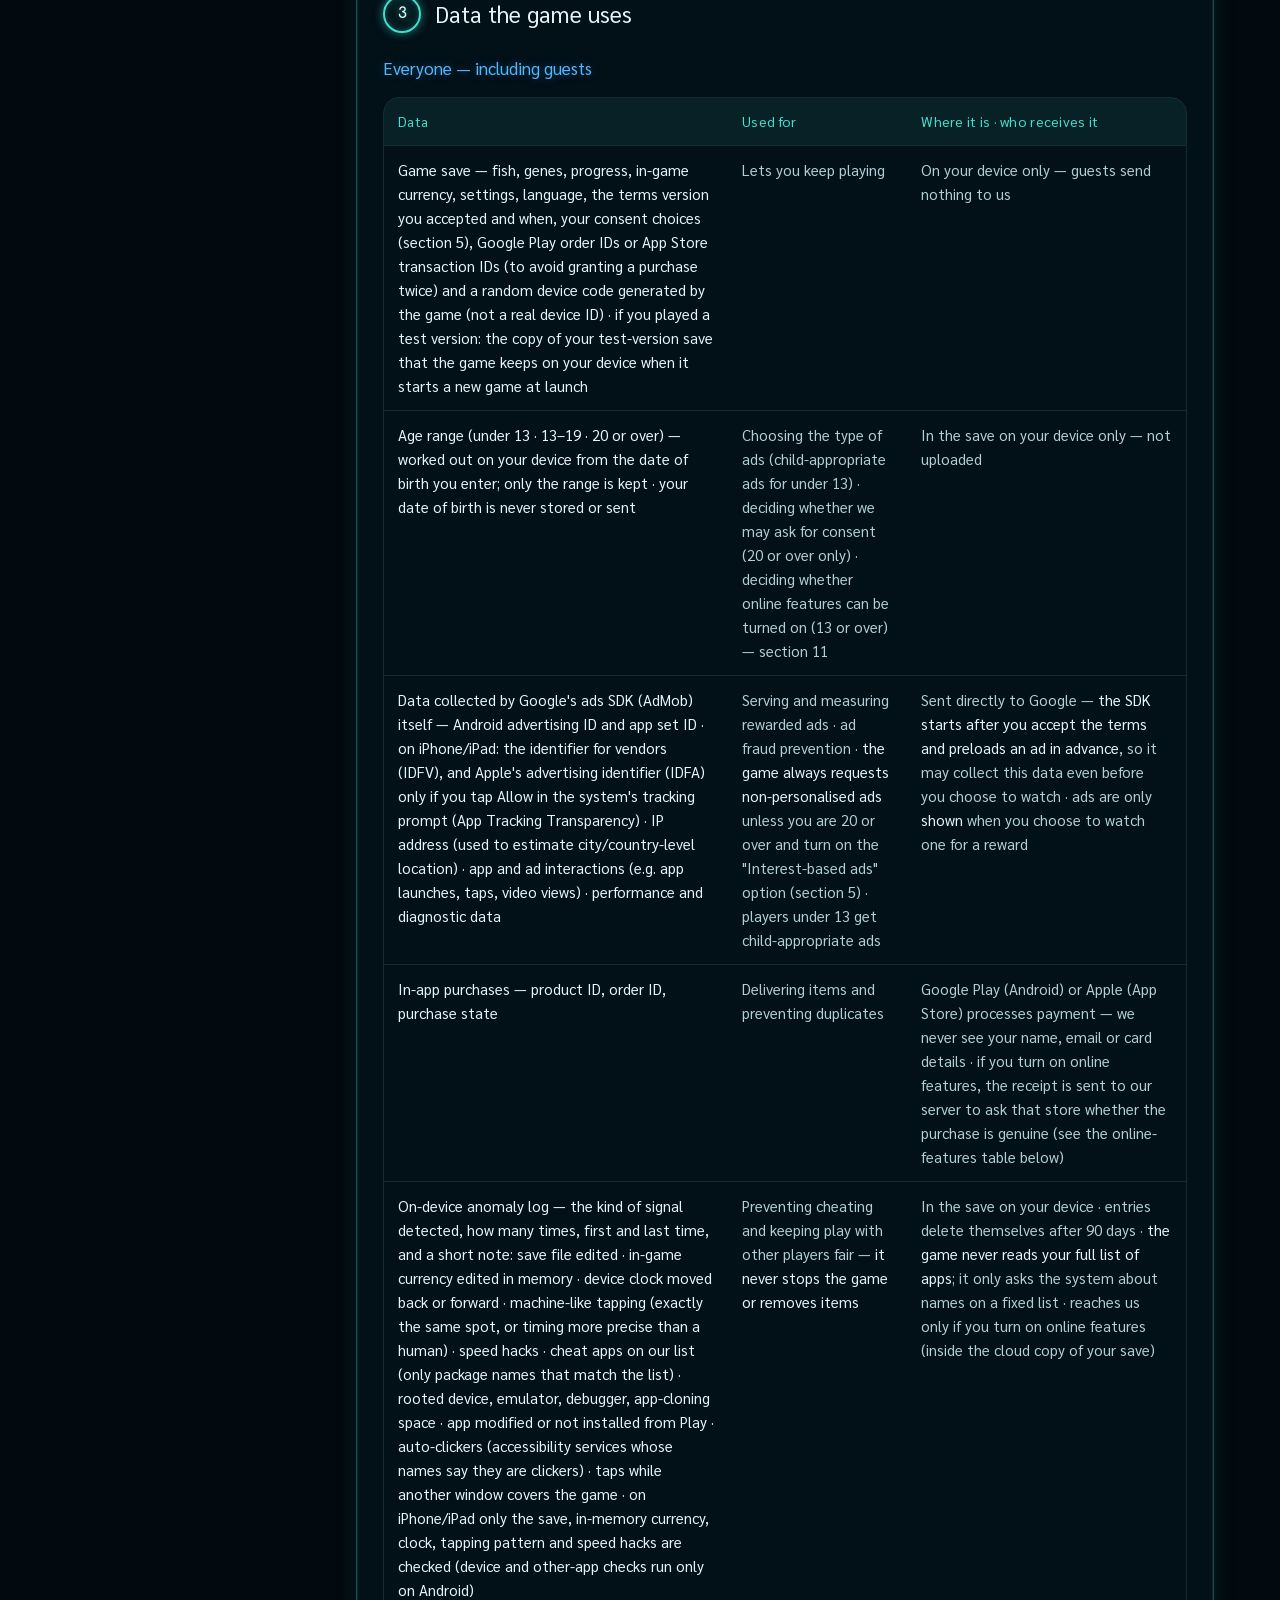
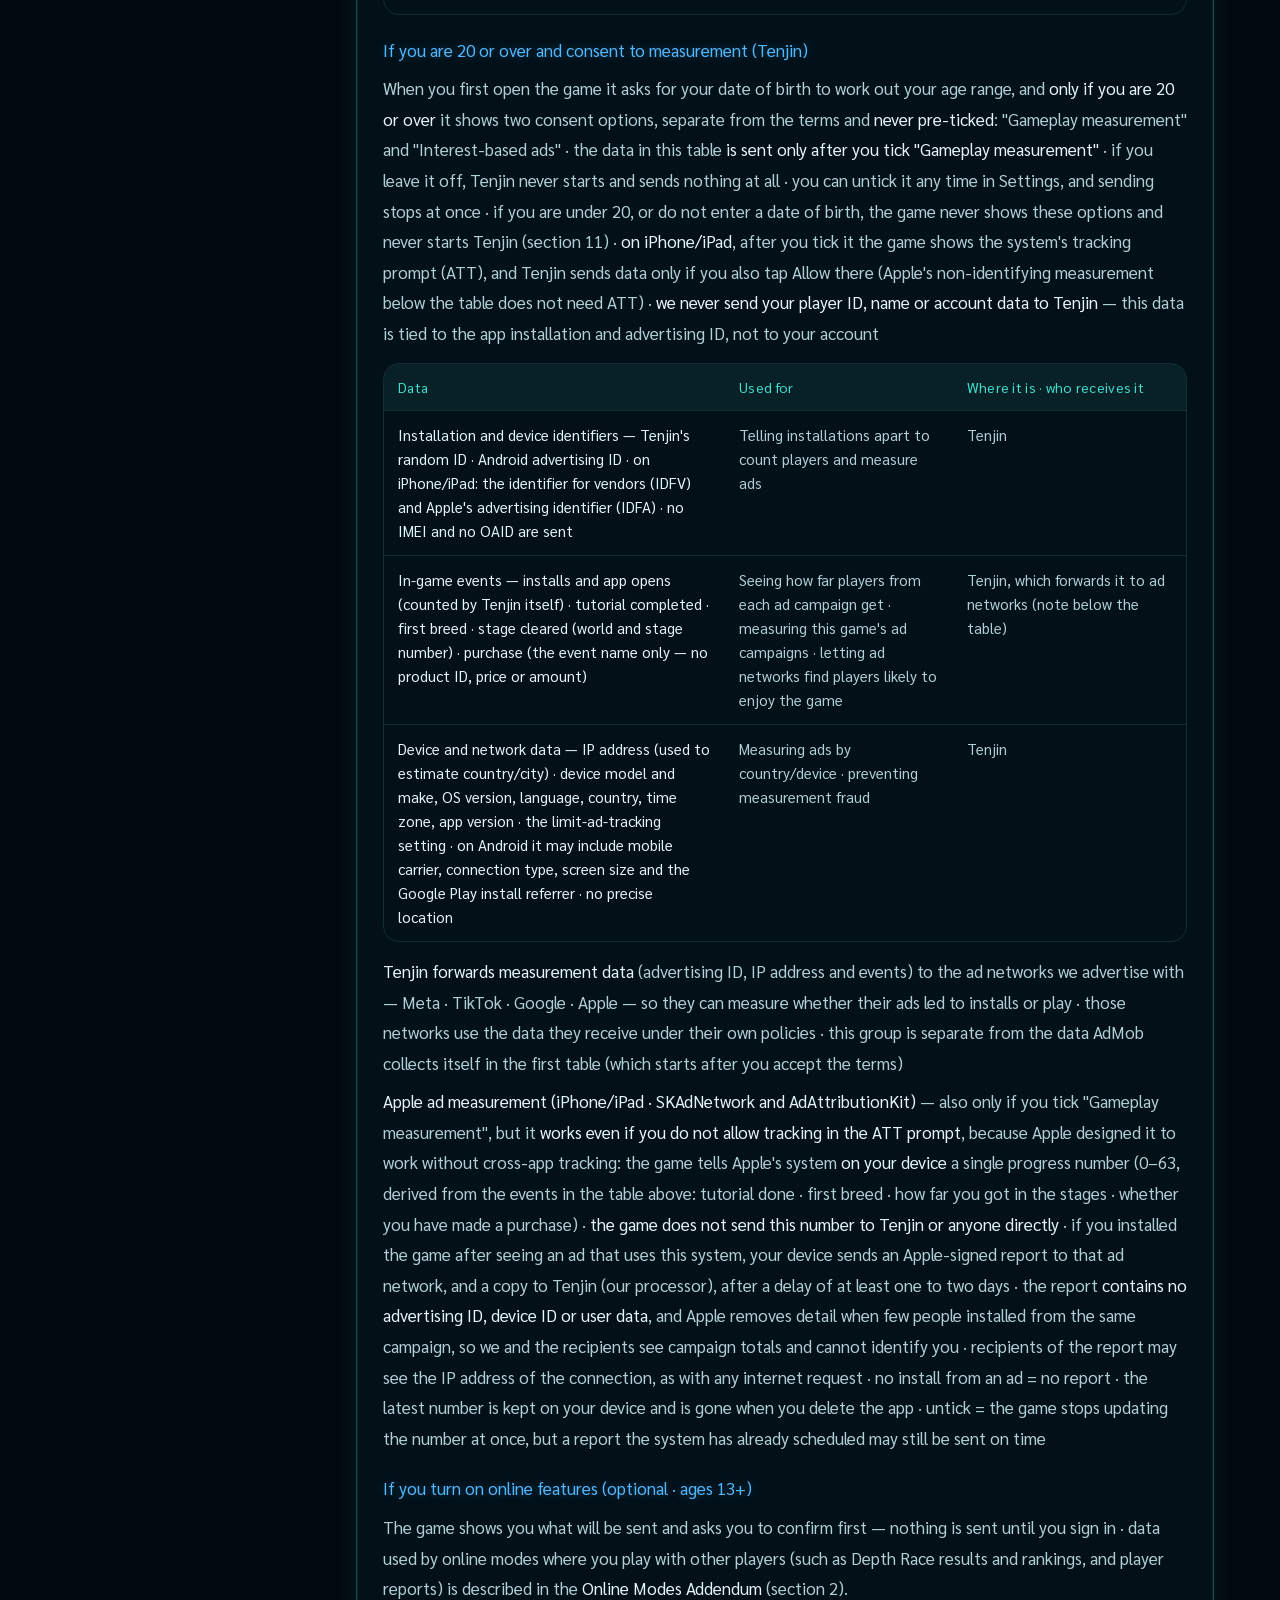
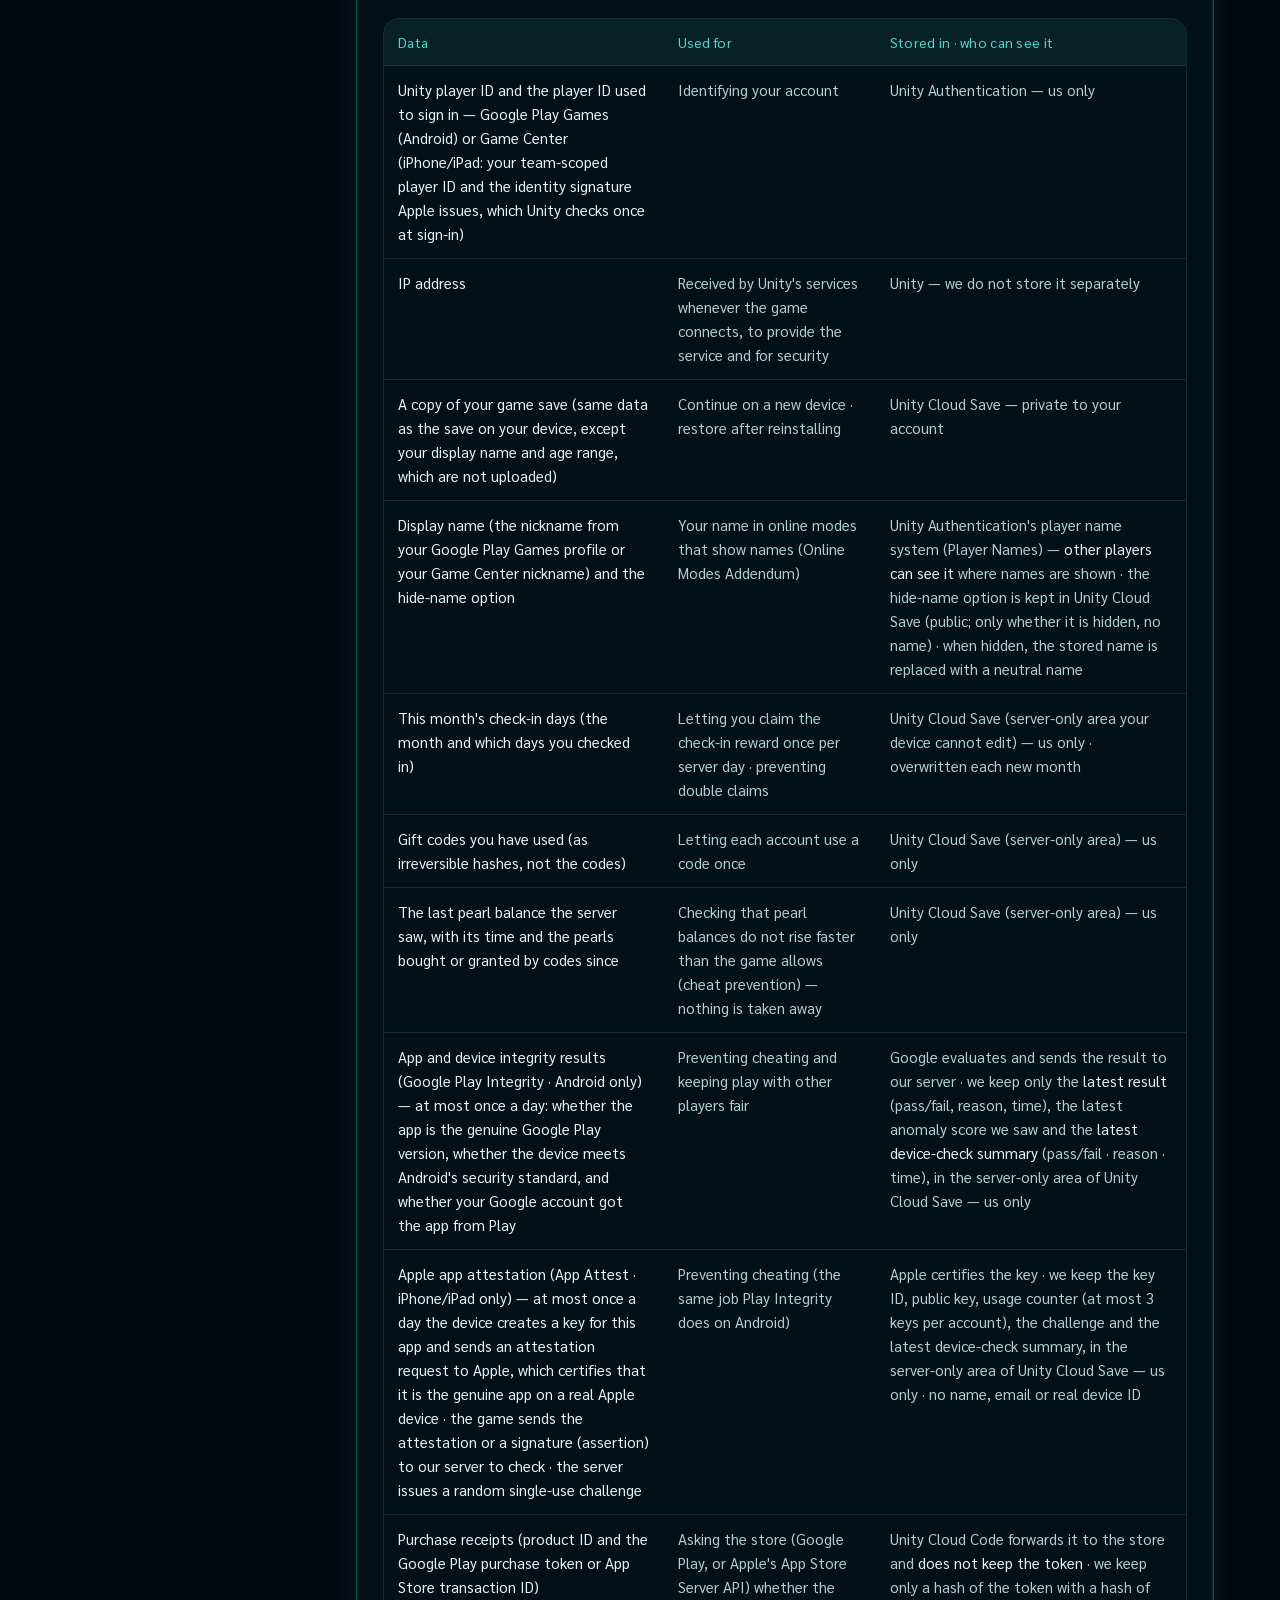
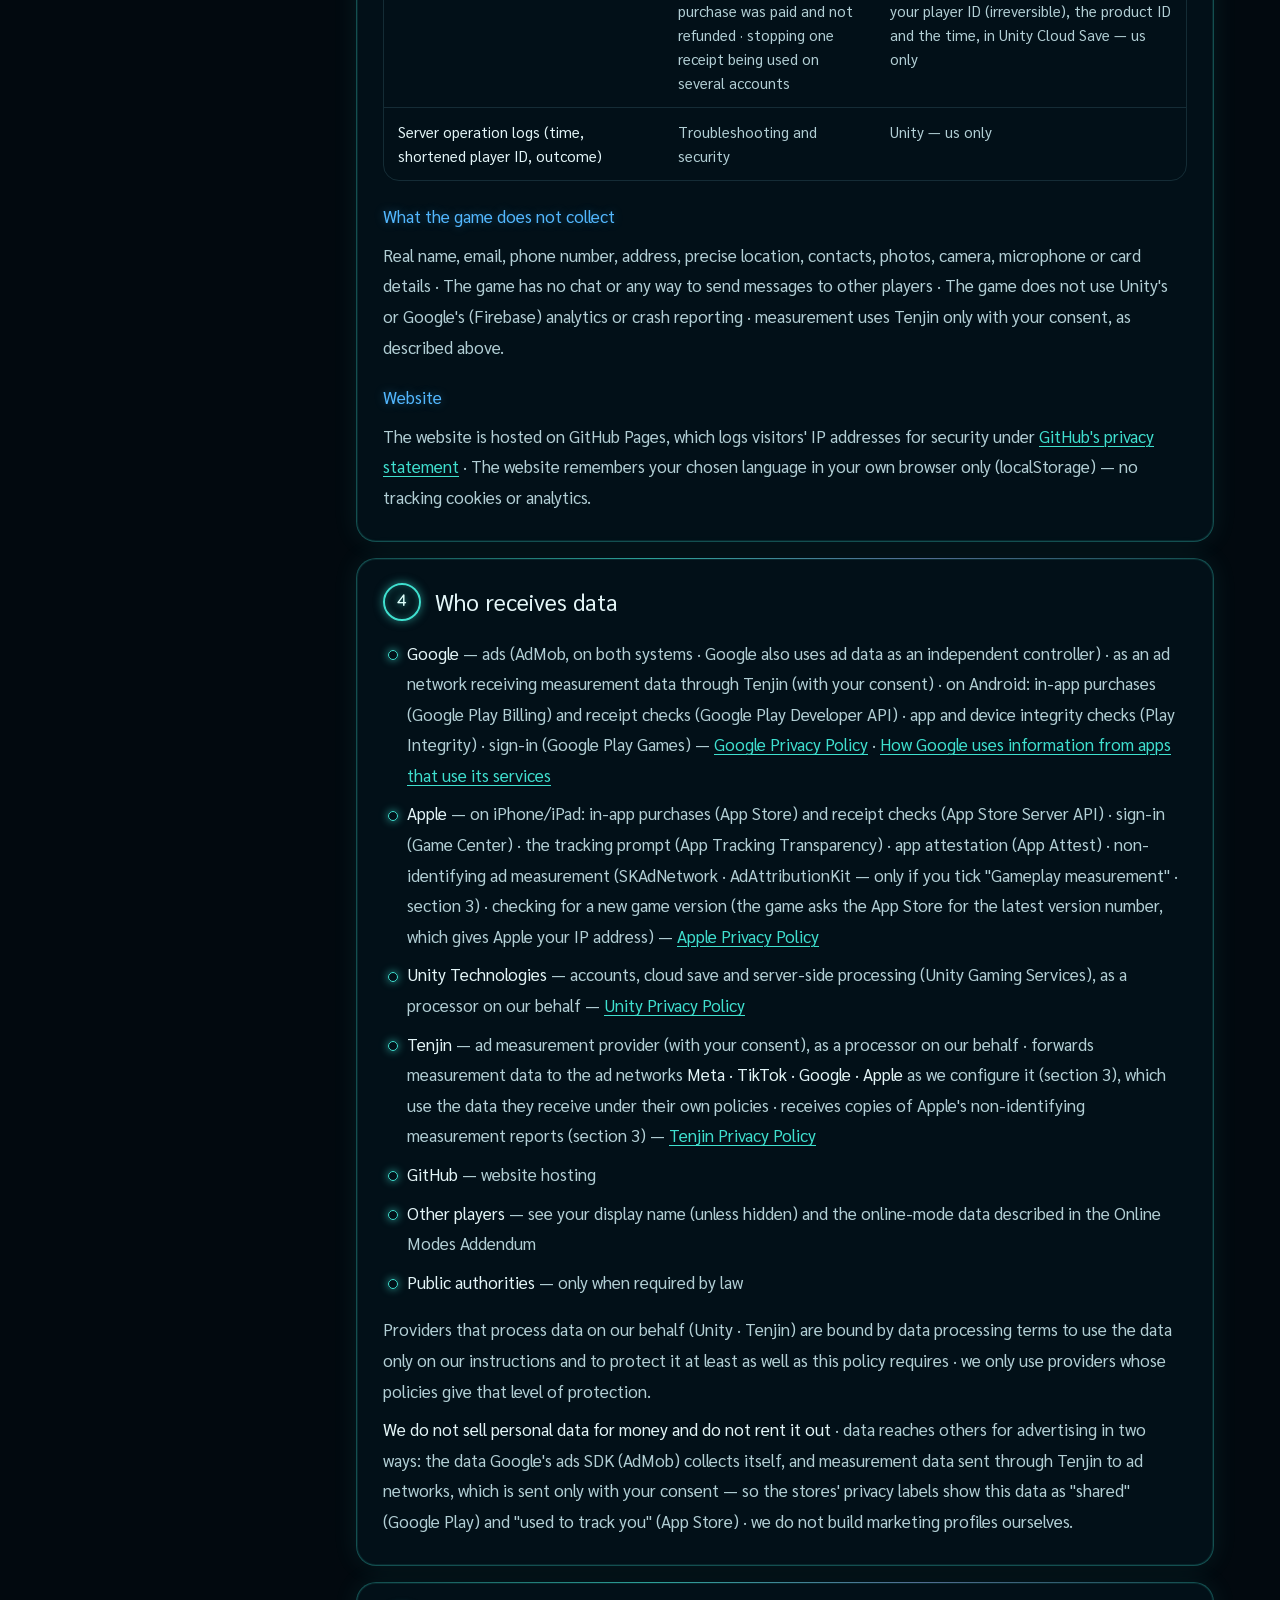
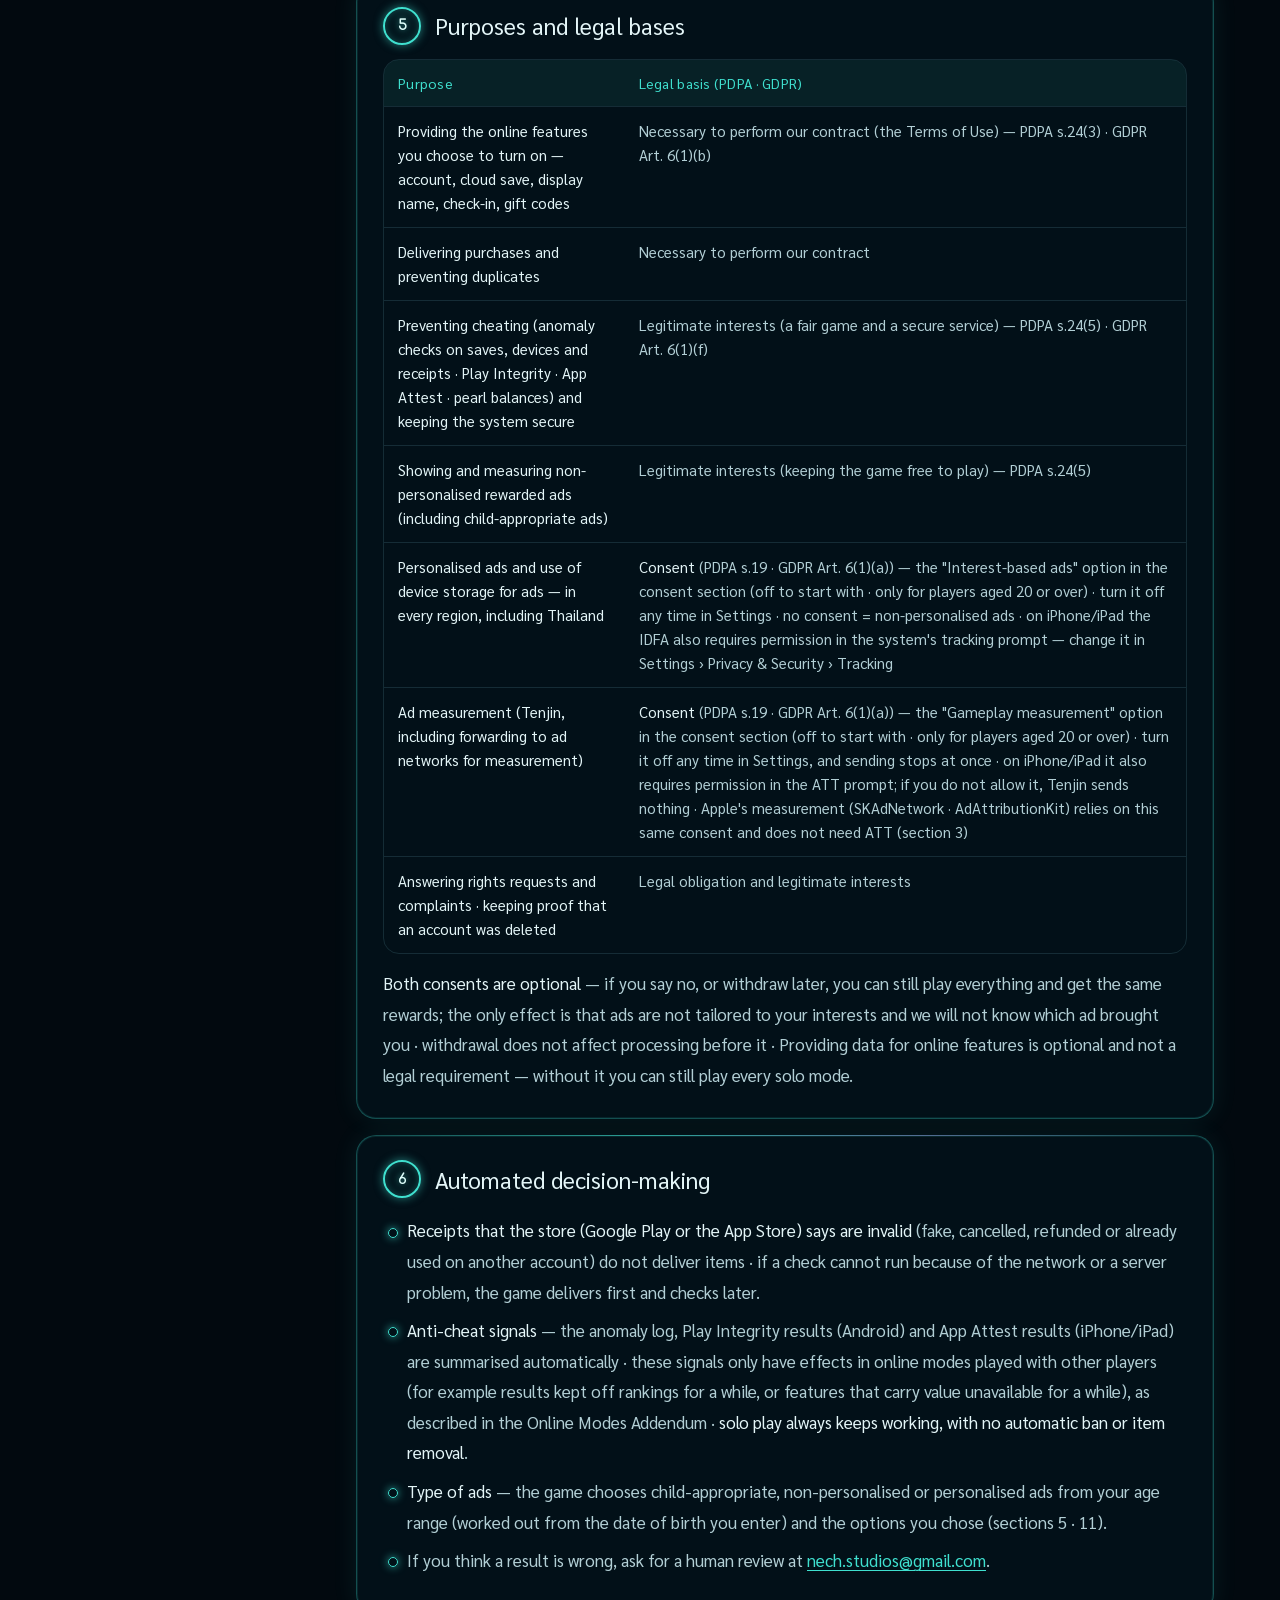
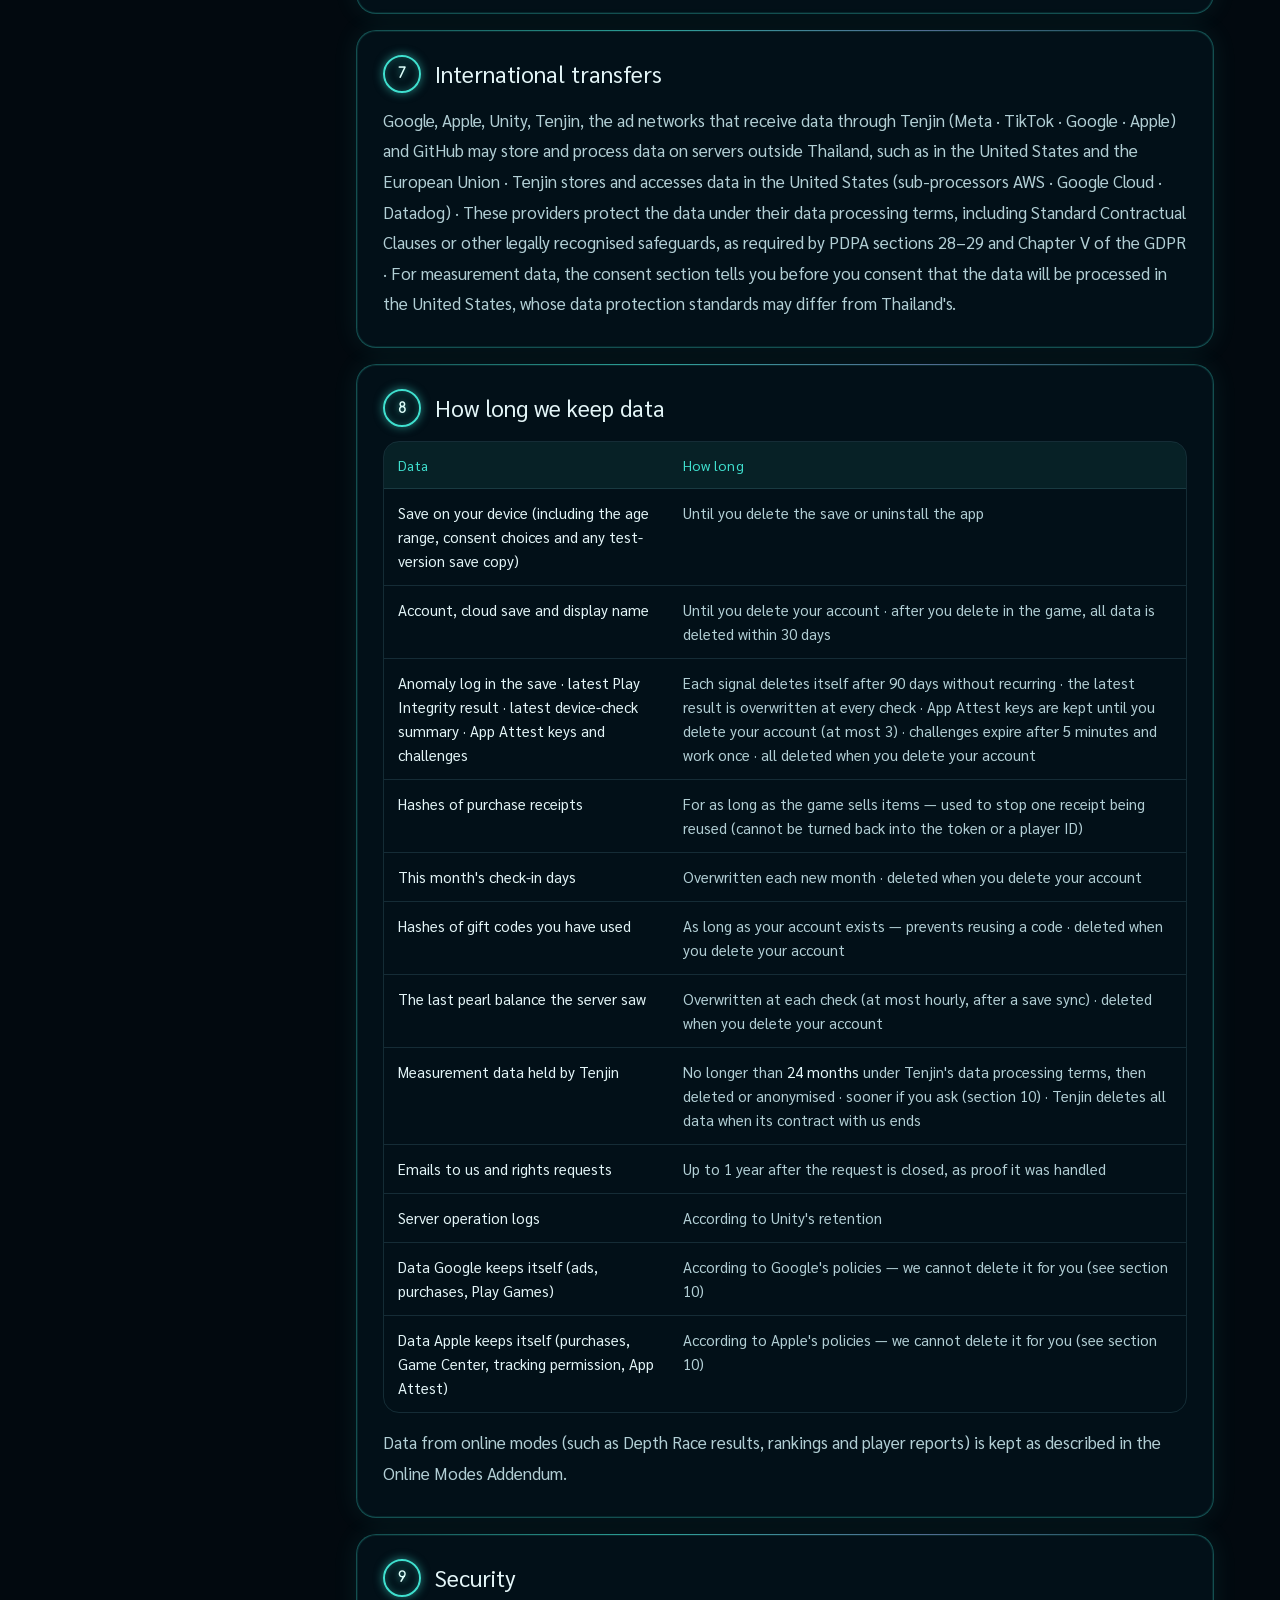
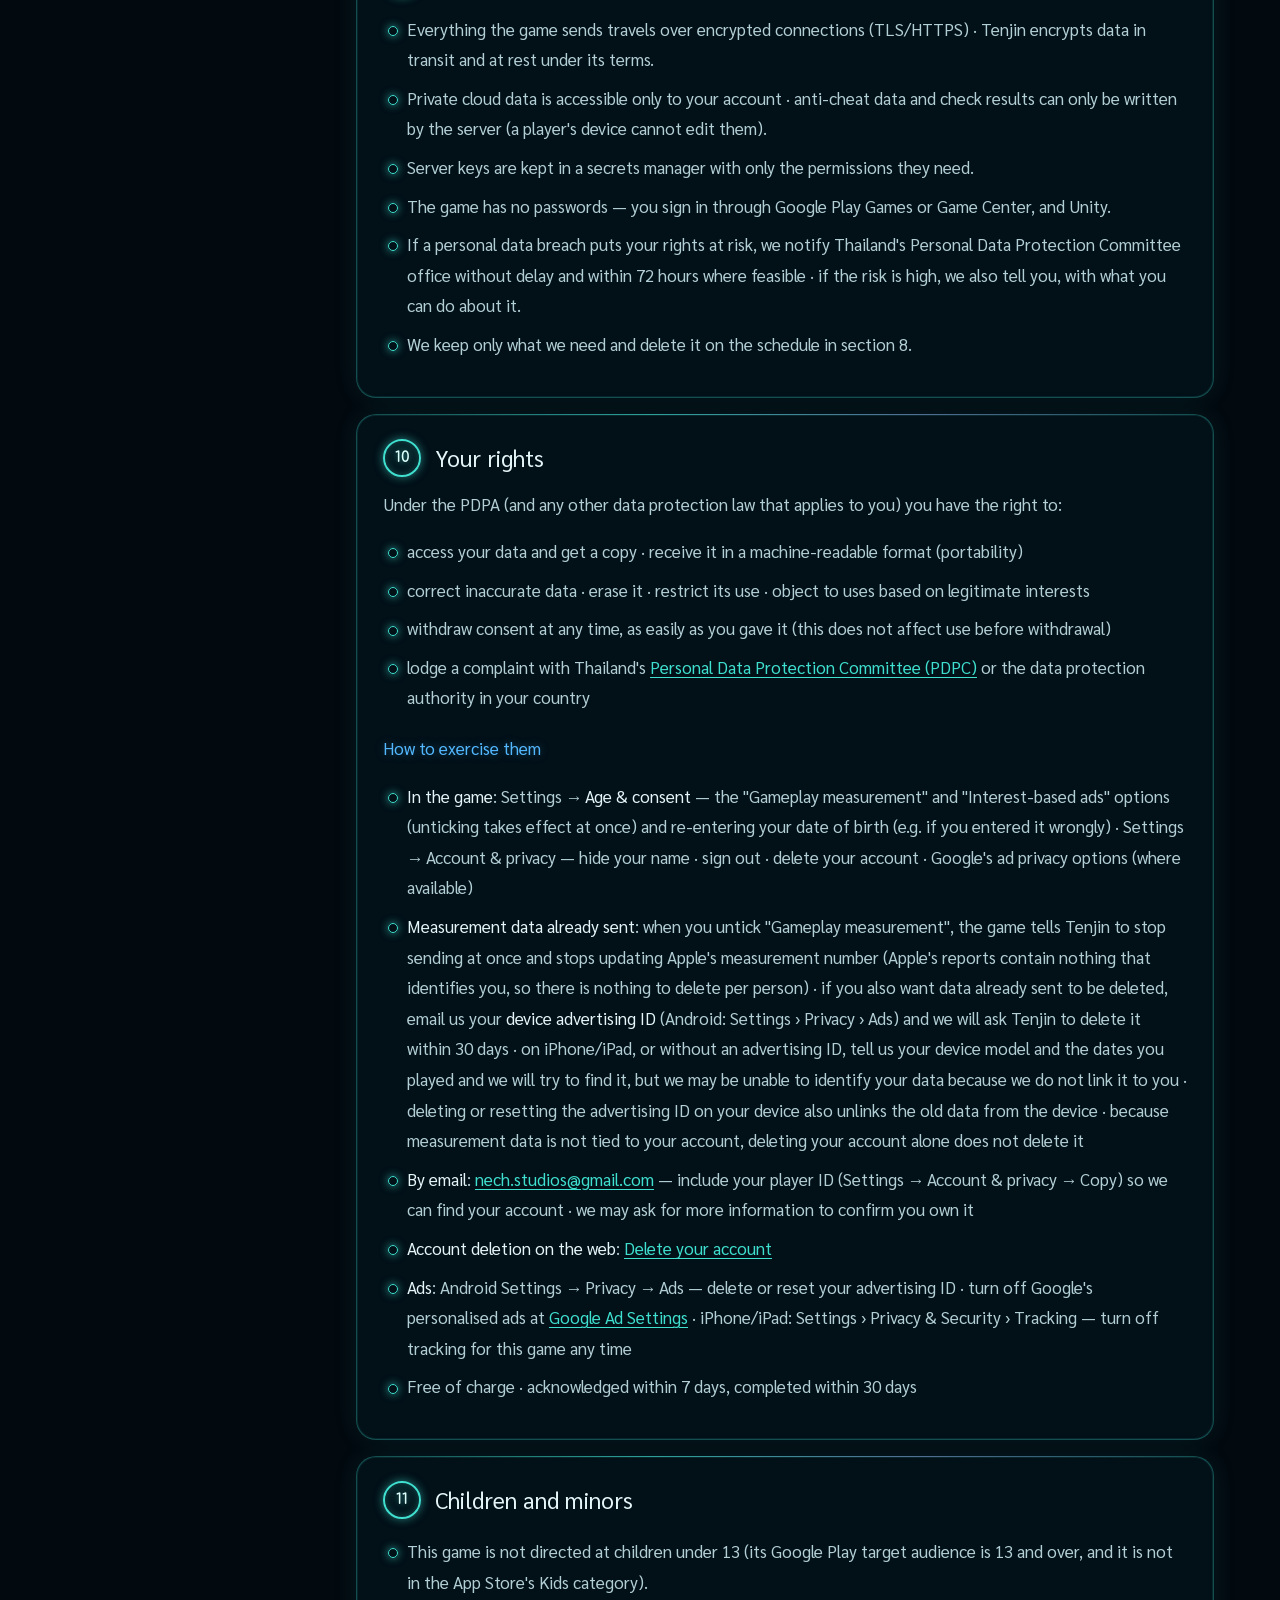
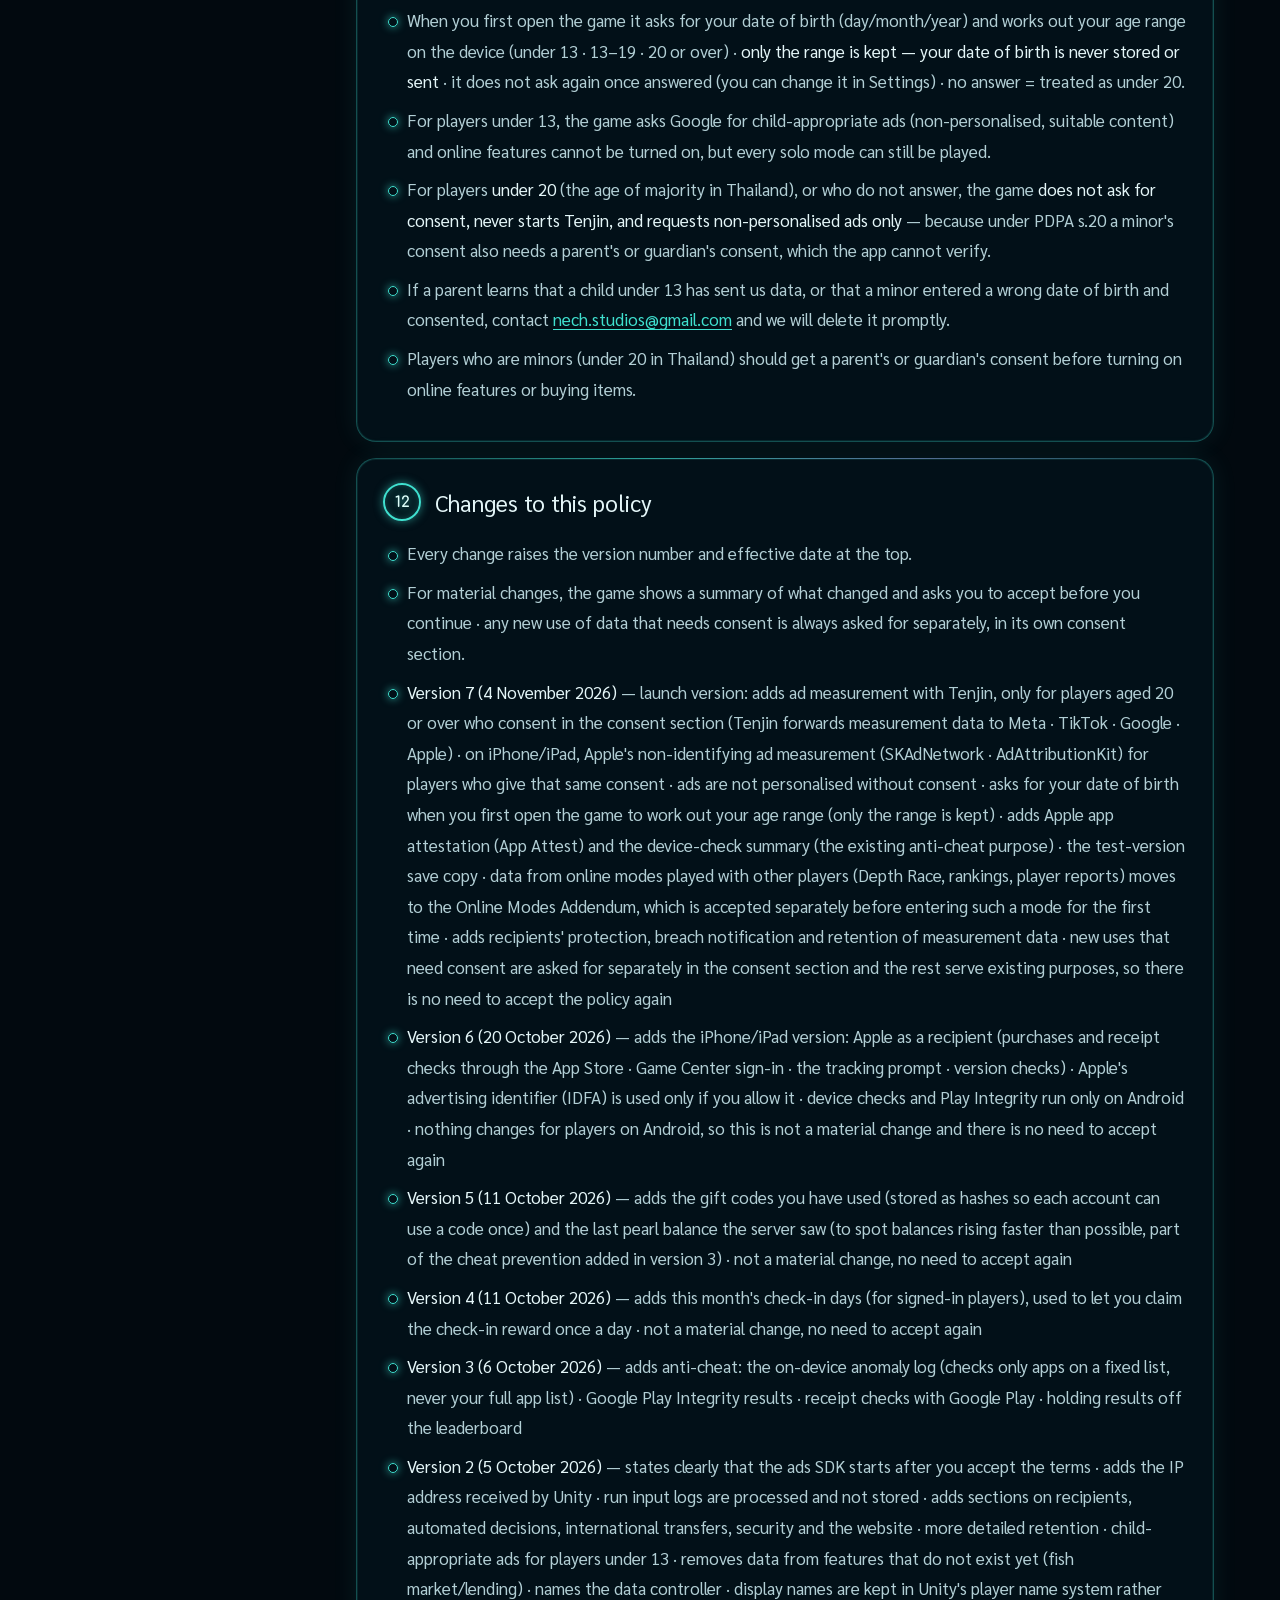
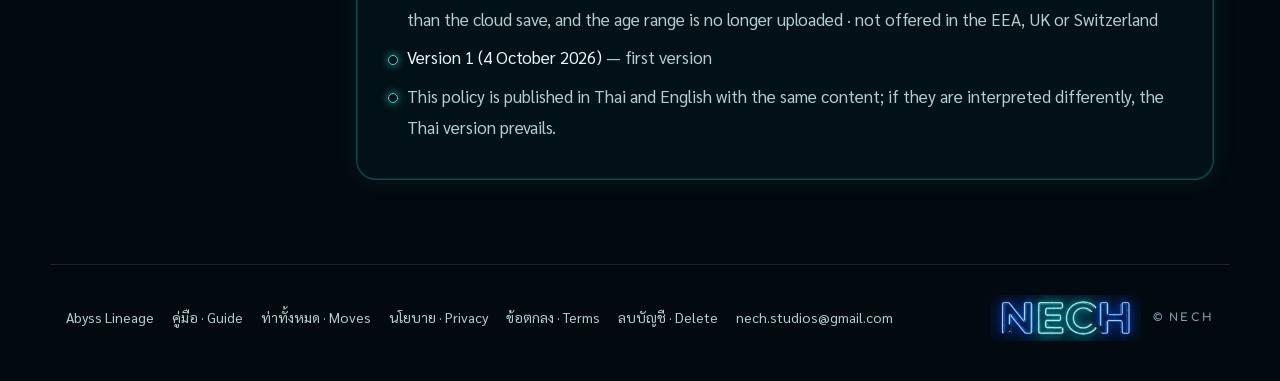
<file: privacy.html>
<!doctype html>
<html lang="th">
<head>
<meta charset="utf-8">
<meta name="viewport" content="width=device-width, initial-scale=1, viewport-fit=cover">
<title>Abyss Lineage — นโยบายความเป็นส่วนตัว / Privacy Policy</title>
<meta name="description" content="Privacy policy of Abyss Lineage, a game by NECH. นโยบายความเป็นส่วนตัวของเกม Abyss Lineage โดย NECH">
<meta name="theme-color" content="#030B12">
<link rel="icon" href="assets/icon-32.png" sizes="32x32">
<link rel="apple-touch-icon" href="assets/icon-192.png">
<link rel="stylesheet" href="site.css">
</head>
<body>
<a class="skip" href="#doc">ข้ามไปเนื้อหา / Skip to content</a>
<div class="sea" aria-hidden="true"></div>
<header class="top">
  <a class="brand" href="./"><img src="assets/icon-192.png" alt="" width="44" height="44"><span><b>Abyss Lineage</b><small>NECH</small></span></a>
  <nav class="docs" aria-label="เอกสาร / Documents"><a href="guide.html">คู่มือ · Guide</a><a href="skills.html">ท่าทั้งหมด · Moves</a><a href="privacy.html" aria-current="page">นโยบาย · Privacy</a><a href="terms.html">ข้อตกลง · Terms</a><a href="delete-account.html">ลบบัญชี · Delete</a></nav>
  <nav class="lang" aria-label="ภาษา / Language"><a href="#th" lang="th" data-lang="th" aria-pressed="false">ไทย</a><a href="#en" lang="en" data-lang="en" aria-pressed="false">English</a></nav>
</header>
<main class="doc" id="doc">
<!-- ต้นฉบับ: docs/site/privacy.html ใน repo เกม · เลขฉบับต้องตรงกับ Core/Legal.cs (PrivacyVersion) — SelfCheck เทียบให้ · ฉบับที่ 2 ตรวจข้อเท็จจริงกับโค้ดและข้อกำหนด Google Play / PDPA / GDPR แล้ว 5 ต.ค. 69 · ฉบับที่ 3 เพิ่มระบบกันโกง 6 ต.ค. 69 (App/Guard · Core/Integrity · GuardFunctions.cs) · ฉบับที่ 4 เพิ่มวันที่เช็คอิน 11 ต.ค. 69 (Core/CheckIn · Cloud Code CheckIn) — ไม่เปลี่ยนสาระ ไม่ต้องยอมรับใหม่ · ฉบับที่ 5 เพิ่มโค้ดของขวัญที่ใช้แล้ว + ยอดไข่มุกที่เซิร์ฟเวอร์ตรวจ 11 ต.ค. 69 (Cloud Code RedeemCode · AuditSave · Core/EconomyAudit) — ไม่เปลี่ยนสาระ (กันโกงอยู่ในฉบับ 3 แล้ว) · ฉบับที่ 6 เพิ่มรุ่น iPhone/iPad 20 ต.ค. 69 (Apple · Game Center · ATT/IDFA · ใบเสร็จ App Store — App/Store.cs · Online/Identity.cs · Platform/AdNetwork.cs · GuardFunctions.AppleCheck) — ไม่เปลี่ยนสาระสำหรับผู้เล่น Android ไม่ต้องยอมรับใหม่ (ผู้เล่น iOS ยอมรับฉบับนี้ตอนเปิดครั้งแรก)
     ฉบับที่ 7 (ร่าง 29 ต.ค. 69 · รีวิวกฎหมายรอบสาม docs/wiki/store/legal/review.html) — รุ่นเปิดร้าน 1.1.N: Tenjin เฉพาะ 20+ ที่ยินยอม (รอบสี่ 30 ต.ค. 69: ตัด Firebase · อายุคำนวณจากวันเกิดที่กรอก ไม่เก็บวันเกิด · iOS Tenjin ส่งเฉพาะเมื่อ ATT อนุญาต · 30 ต.ค. 69 เพิ่ม SKAdNetwork/AdAttributionKit ของ Apple สำหรับ 20+ ที่ติ๊ก ไม่ต้อง ATT — App/Platform/AppleAttribution.cs · Core/SkanValue.cs · แก้ในฉบับ 7 ก่อนขึ้นเว็บ ไม่ขึ้นเลขฉบับ) · โฆษณาไม่ปรับตามบุคคลเว้นแต่ยินยอม · App Attest + ตัวสรุปผลตรวจเครื่อง · ข้อมูลของโหมดออนไลน์ (ศึกชิงความลึก อันดับ รายงาน) ย้ายไปส่วนเสริม docs/wiki/store/legal/online-addendum.html (ขึ้นเว็บเมื่อเปิดโหมด) · ไม่เปลี่ยนสาระ ไม่ต้องยอมรับใหม่ (เหตุผลในรีวิว) ·
     **วันมีผล 4 พฤศจิกายน 2569 (เจ้าของ 4 พ.ย. 69 "ทาง ก บอกให้มีผลวันนี้เลย" · เดิมชั่วคราว 1 ธ.ค. 69) — ขึ้นเว็บพร้อมรุ่นทดสอบ 1.0.N ที่มี Tenjin ไม่รอ 1.1.N · เปลี่ยนวันแก้ 14 จุดตาม docs/wiki/store/legal/review.html หัวข้อ 0** -->

<section id="th" lang="th">
<div class="hero">
<div class="hero-rays" aria-hidden="true"><i></i><i></i><i></i><i></i><i></i></div>
<p class="kicker">Abyss Lineage · PRIVACY POLICY</p>
<h1>นโยบายความเป็นส่วนตัว — Abyss Lineage</h1>
<ul class="chips"><li>ฉบับที่ 7</li><li>มีผลตั้งแต่ 4 พฤศจิกายน 2569</li><li>ผู้พัฒนา: NECH (อิสเรศร์ สำรวยรื่น)</li><li>ติดต่อ: <a href="mailto:nech.studios@gmail.com">nech.studios@gmail.com</a></li></ul>
</div>
<nav class="toc" aria-label="สารบัญ"><details open><summary>สารบัญ</summary><ol><li><a href="#th-1"><span class="n">1</span><span>ผู้ควบคุมข้อมูลและช่องทางติดต่อ</span></a></li><li><a href="#th-2"><span class="n">2</span><span>นโยบายนี้ครอบคลุมอะไร</span></a></li><li><a href="#th-3"><span class="n">3</span><span>ข้อมูลที่เกมใช้</span></a></li><li><a href="#th-4"><span class="n">4</span><span>ผู้ที่ได้รับข้อมูล</span></a></li><li><a href="#th-5"><span class="n">5</span><span>วัตถุประสงค์และฐานทางกฎหมาย</span></a></li><li><a href="#th-6"><span class="n">6</span><span>การตัดสินใจโดยอัตโนมัติ</span></a></li><li><a href="#th-7"><span class="n">7</span><span>การส่งข้อมูลไปต่างประเทศ</span></a></li><li><a href="#th-8"><span class="n">8</span><span>ระยะเวลาเก็บ</span></a></li><li><a href="#th-9"><span class="n">9</span><span>การรักษาความปลอดภัย</span></a></li><li><a href="#th-10"><span class="n">10</span><span>สิทธิของคุณ</span></a></li><li><a href="#th-11"><span class="n">11</span><span>เด็กและผู้เยาว์</span></a></li><li><a href="#th-12"><span class="n">12</span><span>การเปลี่ยนแปลงนโยบาย</span></a></li></ol></details></nav>
<div class="note">
  <p><b>สรุปสั้น ๆ</b> — เล่นแบบผู้เยี่ยมชม (ค่าเริ่มต้น) เซฟอยู่ในเครื่องของคุณ ไม่มีอะไรส่งถึงเรา ·
  เกมใช้โฆษณาแบบให้รางวัลของ Google (AdMob) ซึ่งเริ่มทำงานหลังคุณกดยอมรับข้อตกลง และอาจเก็บรหัสโฆษณา ที่อยู่ IP และข้อมูลอุปกรณ์ — <b>โฆษณาไม่ปรับตามบุคคล เว้นแต่คุณอายุ 20 ปีขึ้นไปและติ๊กยินยอมเอง</b> ·
  <b>การวัดผลโฆษณา (Tenjin) ทำงานเฉพาะเมื่อคุณอายุ 20 ปีขึ้นไปและติ๊กยินยอมเอง</b> ปิดได้ทุกเมื่อในหน้าตั้งค่า · ไม่ยินยอมก็เล่นได้ครบทุกอย่าง ·
  ระบบออนไลน์ (บัญชีและเซฟบนคลาวด์) เป็น<b>ทางเลือก</b> ต้องเปิดเองและอายุ 13 ปีขึ้นไป ปิดหรือลบบัญชีได้ทุกเมื่อ · โหมดออนไลน์ที่เล่นร่วมหรือแข่งกับผู้เล่นอื่นมี<b>ส่วนเสริมโหมดออนไลน์</b>แยก (หัวข้อ 2) · เราไม่ขายข้อมูลของคุณ</p>
</div>
<section class="card" id="th-1">
<h2><span class="num">1</span><span>ผู้ควบคุมข้อมูลและช่องทางติดต่อ</span></h2>
<p><b>NECH</b> ผู้พัฒนาเกม <b>Abyss Lineage</b> (ชื่อผู้พัฒนาเดียวกับที่แสดงในหน้าร้าน Google Play · บน App Store ผู้ขายแสดงเป็นชื่อของผู้ดำเนินการข้างล่าง) ดำเนินการโดย <b>อิสเรศร์ สำรวยรื่น</b> (บุคคลธรรมดา) ซึ่งเป็นผู้ควบคุมข้อมูลส่วนบุคคลตามนโยบายนี้ · NECH เป็นชื่อทีมพัฒนา ไม่ใช่นิติบุคคลที่จดทะเบียน</p>
<ul>
  <li>ติดต่อเรื่องข้อมูลส่วนบุคคลและการใช้สิทธิทุกเรื่อง: <a href="mailto:nech.studios@gmail.com">nech.studios@gmail.com</a></li>
  <li>เราตอบรับคำขอภายใน 7 วัน และดำเนินการให้เสร็จภายใน 30 วันนับจากวันที่ได้รับคำขอที่ระบุตัวบัญชีได้</li>
</ul>
</section>
<section class="card" id="th-2">
<h2><span class="num">2</span><span>นโยบายนี้ครอบคลุมอะไร</span></h2>
<ul>
  <li>แอป Abyss Lineage บน Android และบน iPhone/iPad (iOS · iPadOS) — การเล่นคนเดียว การเล่นแบบผู้เยี่ยมชม และระบบออนไลน์ (บัญชี เซฟบนคลาวด์ เช็คอิน โค้ดของขวัญ การตรวจการซื้อ) · บัญชีและเซฟของสองระบบแยกกัน ไม่ย้ายข้ามกัน</li>
  <li>เว็บไซต์ abysslineage.com (หน้านโยบาย ข้อตกลง และหน้าขอลบบัญชี)</li>
  <li>เกมเปิดให้ดาวน์โหลดผ่าน Google Play และ App Store เฉพาะประเทศที่เราเลือก — <b>ไม่เปิดในเขตเศรษฐกิจยุโรป (EEA) สหราชอาณาจักร และสวิตเซอร์แลนด์</b> (App Store ไม่เปิดในจีนแผ่นดินใหญ่ด้วย)</li>
  <li><b>โหมดออนไลน์</b>ที่เล่นร่วมหรือแข่งกับผู้เล่นอื่น (เช่น ศึกชิงความลึกและอันดับ) ใช้ข้อมูลเพิ่มตาม <b>ส่วนเสริมโหมดออนไลน์</b> ซึ่งใช้ร่วมกับนโยบายนี้ · เกมแสดงส่วนเสริมให้คุณอ่านและกดยอมรับก่อนเข้าโหมดนั้นครั้งแรก และเราเผยแพร่ไว้ที่เว็บไซต์นี้ก่อนโหมดแรกเปิด · ถ้าคุณไม่เข้าโหมดออนไลน์ ส่วนเสริมไม่ใช้กับคุณ</li>
</ul>
<p>บริการของบุคคลอื่นที่เกมใช้ (Google, Apple, Unity และ Tenjin) มีนโยบายของตัวเองด้วย — ดูหัวข้อ 4</p>
</section>
<section class="card" id="th-3">
<h2><span class="num">3</span><span>ข้อมูลที่เกมใช้</span></h2>
<h3>ทุกคน — รวมถึงผู้เล่นแบบผู้เยี่ยมชม</h3>
<div class="tbl"><table>
  <thead><tr><th>ข้อมูล</th><th>ใช้ทำอะไร</th><th>อยู่ที่ไหน · ใครได้รับ</th></tr></thead>
  <tbody>
    <tr><td data-label="ข้อมูล"><b>เซฟเกม</b> — ปลา ยีน ความคืบหน้า เงินในเกม การตั้งค่า ภาษา ฉบับข้อตกลงที่ยอมรับและเวลาที่ยอมรับ ตัวเลือกความยินยอม (หัวข้อ 5) รหัสคำสั่งซื้อของ Google Play หรือรหัสธุรกรรมของ App Store (กันการให้ของซ้ำ) และรหัสเครื่องแบบสุ่มที่เกมสร้างเอง (ไม่ใช่รหัสเครื่องจริง) · ผู้ที่เคยเล่นรุ่นทดสอบ: สำเนาเซฟจากรุ่นทดสอบที่เกมเก็บไว้ในเครื่องเมื่อเริ่มเกมใหม่ตอนเปิดให้บริการ</td><td data-label="ใช้ทำอะไร">ให้เกมเล่นต่อได้</td><td data-label="อยู่ที่ไหน · ใครได้รับ">ในเครื่องของคุณเท่านั้น — ผู้เยี่ยมชมไม่มีอะไรส่งถึงเรา</td></tr>
    <tr><td data-label="ข้อมูล"><b>ช่วงอายุ</b> (ต่ำกว่า 13 · 13–19 · 20 ปีขึ้นไป) — เกมคำนวณจากวันเกิดที่คุณกรอกในเครื่อง แล้วเก็บแค่ช่วงอายุ · <b>ไม่เก็บและไม่ส่งวันเกิด</b></td><td data-label="ใช้ทำอะไร">เลือกชนิดโฆษณา (โฆษณาแบบสำหรับเด็กเมื่อต่ำกว่า 13 ปี) · ตัดสินว่าขอความยินยอมได้ไหม (เฉพาะ 20 ปีขึ้นไป) · ตัดสินว่าเปิดระบบออนไลน์ได้ไหม (13 ปีขึ้นไป) — หัวข้อ 11</td><td data-label="อยู่ที่ไหน · ใครได้รับ">ในเซฟในเครื่องเท่านั้น — ไม่ส่งขึ้นคลาวด์</td></tr>
    <tr><td data-label="ข้อมูล"><b>ข้อมูลที่ SDK โฆษณาของ Google (AdMob) เก็บเอง</b> — รหัสโฆษณาของ Android และรหัสชุดแอป · บน iPhone/iPad: รหัสสำหรับผู้ขาย (IDFV) และรหัสโฆษณาของ Apple (IDFA) <b>เฉพาะเมื่อคุณกดอนุญาตในกล่องขออนุญาตติดตามของระบบ (App Tracking Transparency)</b> · ที่อยู่ IP (ใช้ประมาณตำแหน่งระดับเมือง/ประเทศ) · การโต้ตอบกับแอปและโฆษณา (เช่น การเปิดแอป การแตะ การดูวิดีโอ) · ข้อมูลประสิทธิภาพและการวินิจฉัย</td><td data-label="ใช้ทำอะไร">แสดงและวัดผลโฆษณาแบบให้รางวัล · ป้องกันการฉ้อโกงโฆษณา · <b>เกมขอโฆษณาแบบไม่ปรับตามบุคคลเสมอ</b> เว้นแต่คุณอายุ 20 ปีขึ้นไปและติ๊กตัวเลือก "โฆษณาตามความสนใจ" (หัวข้อ 5) · ผู้ที่อายุต่ำกว่า 13 ปีได้โฆษณาแบบสำหรับเด็ก</td><td data-label="อยู่ที่ไหน · ใครได้รับ">ส่งถึง Google โดยตรง — <b>SDK เริ่มทำงานหลังคุณกดยอมรับข้อตกลง และโหลดโฆษณารอไว้ล่วงหน้า</b> จึงอาจเก็บข้อมูลเหล่านี้แม้ยังไม่ได้กดดู · โฆษณาจะ<b>แสดง</b>เฉพาะตอนคุณกดดูเพื่อรับรางวัลเท่านั้น</td></tr>
    <tr><td data-label="ข้อมูล"><b>การซื้อในแอป</b> — รหัสสินค้า รหัสคำสั่งซื้อ สถานะการซื้อ</td><td data-label="ใช้ทำอะไร">มอบของในเกมและกันการให้ซ้ำ</td><td data-label="อยู่ที่ไหน · ใครได้รับ">Google Play (Android) หรือ Apple (App Store) เป็นผู้รับชำระเงิน — เราไม่เห็นชื่อ อีเมล หรือข้อมูลบัตร · ถ้าคุณเปิดระบบออนไลน์ ใบเสร็จจะถูกส่งให้เซิร์ฟเวอร์ของเราถามร้านนั้นว่าเป็นการซื้อจริง (ตารางระบบออนไลน์ข้างล่าง)</td></tr>
    <tr><td data-label="ข้อมูล"><b>บันทึกความผิดปกติในเครื่อง</b> — ชนิดของสัญญาณที่ตรวจพบ จำนวนครั้ง เวลาครั้งแรกและล่าสุด และหมายเหตุสั้น ๆ: ไฟล์เซฟถูกแก้ · ค่าเงินในเกมถูกแก้ในหน่วยความจำ · นาฬิกาเครื่องถูกย้อนหรือเลื่อน · รูปแบบการกดที่เหมือนเครื่อง (กดจุดเดิมเป๊ะ หรือแม่นเกินมนุษย์) · ตัวเร่งความเร็ว · <b>แอปโกงที่อยู่ในรายการของเรา</b> (ชื่อแพ็กเกจที่ตรงรายการเท่านั้น) · เครื่องที่รูท อีมูเลเตอร์ ดีบักเกอร์ แอปจำลองพื้นที่ · แอปถูกดัดแปลงหรือไม่ได้ติดตั้งจาก Play · ตัวกดอัตโนมัติ (ชื่อบริการช่วยเหลือที่ชื่อบอกว่าเป็นตัวกด) · การแตะขณะมีหน้าต่างอื่นทับเกม · <b>บน iPhone/iPad ตรวจเฉพาะเซฟ เงินในหน่วยความจำ นาฬิกา รูปแบบการกด และตัวเร่งความเร็ว</b> (การตรวจเครื่องและแอปอื่นในเครื่องทำเฉพาะบน Android)</td><td data-label="ใช้ทำอะไร">ป้องกันการโกงและดูแลความยุติธรรมของส่วนที่เล่นกับผู้เล่นอื่น — <b>ไม่หยุดเกม ไม่ลบของ</b></td><td data-label="อยู่ที่ไหน · ใครได้รับ">ในเซฟในเครื่อง · ลบเองหลัง 90 วัน · <b>เกมไม่อ่านรายการแอปทั้งเครื่อง</b> ถามระบบเฉพาะชื่อในรายการที่กำหนด · ส่งถึงเราเฉพาะเมื่อเปิดระบบออนไลน์ (อยู่ในสำเนาเซฟบนคลาวด์)</td></tr>
  </tbody>
</table></div>

<h3>เมื่อคุณอายุ 20 ปีขึ้นไปและยินยอมให้วัดผล (Tenjin)</h3>
<p>ตอนเปิดเกมครั้งแรก เกมให้กรอกวันเกิดเพื่อคำนวณช่วงอายุ และ<b>เฉพาะผู้ที่อายุ 20 ปีขึ้นไป</b> เกมแสดงช่องขอความยินยอมแยกจากข้อตกลง สองช่องที่<b>ไม่ติ๊กไว้ก่อน</b>: "วัดผลการเล่น" และ "โฆษณาตามความสนใจ" · ข้อมูลในตารางนี้<b>เริ่มส่งหลังคุณติ๊ก "วัดผลการเล่น" เท่านั้น</b> · ไม่ติ๊ก = Tenjin ไม่เริ่มทำงานและไม่ส่งอะไรเลย · เอาติ๊กออกได้ทุกเมื่อที่หน้าตั้งค่า แล้วหยุดส่งทันที · ผู้ที่อายุต่ำกว่า 20 ปี หรือไม่กรอกวันเกิด เกมไม่แสดงตัวเลือกนี้และไม่เริ่ม Tenjin เลย (หัวข้อ 11) · <b>บน iPhone/iPad</b> หลังคุณติ๊ก เกมแสดงกล่องขออนุญาตติดตามของระบบ (ATT) และ Tenjin ส่งข้อมูลเฉพาะเมื่อคุณกดอนุญาตในกล่องนั้นด้วย (การวัดผลแบบไม่ระบุตัวของ Apple ใต้ตารางไม่ต้องอนุญาต ATT) · <b>เราไม่ส่งรหัสผู้เล่น ชื่อ หรือข้อมูลบัญชีให้ Tenjin</b> — ข้อมูลกลุ่มนี้ผูกกับการติดตั้งแอปและรหัสโฆษณา ไม่ผูกกับบัญชีของคุณ</p>
<div class="tbl"><table>
  <thead><tr><th>ข้อมูล</th><th>ใช้ทำอะไร</th><th>อยู่ที่ไหน · ใครได้รับ</th></tr></thead>
  <tbody>
    <tr><td data-label="ข้อมูล"><b>ตัวระบุของการติดตั้งและเครื่อง</b> — รหัสสุ่มของ Tenjin · รหัสโฆษณาของ Android · บน iPhone/iPad: รหัสสำหรับผู้ขาย (IDFV) และรหัสโฆษณาของ Apple (IDFA) · <b>ไม่ส่ง IMEI และไม่ส่งรหัส OAID</b></td><td data-label="ใช้ทำอะไร">แยกแยะการติดตั้งเพื่อนับผู้เล่นและวัดผลโฆษณา</td><td data-label="อยู่ที่ไหน · ใครได้รับ">Tenjin</td></tr>
    <tr><td data-label="ข้อมูล"><b>เหตุการณ์ในเกม</b> — การติดตั้งและการเปิดแอป (Tenjin นับเอง) · จบบทสอน · ผสมครั้งแรก · ผ่านด่าน (เลขโลกและด่าน) · การซื้อ (<b>ชื่อเหตุการณ์อย่างเดียว</b> ไม่มีรหัสสินค้า ราคา หรือยอดเงิน)</td><td data-label="ใช้ทำอะไร">ดูว่าผู้เล่นที่มาจากโฆษณาแต่ละแคมเปญไปถึงส่วนไหนของเกม · วัดผลแคมเปญโฆษณาของเกมนี้ · ให้เครือข่ายโฆษณาหาผู้เล่นที่น่าจะชอบเกม</td><td data-label="อยู่ที่ไหน · ใครได้รับ">Tenjin ซึ่งส่งต่อให้เครือข่ายโฆษณา (ข้อความใต้ตาราง)</td></tr>
    <tr><td data-label="ข้อมูล"><b>ข้อมูลอุปกรณ์และเครือข่าย</b> — ที่อยู่ IP (ใช้ประมาณประเทศ/เมือง) · รุ่นและยี่ห้อเครื่อง เวอร์ชันระบบ ภาษา ประเทศ เขตเวลา เวอร์ชันแอป · การตั้งค่าจำกัดการติดตามโฆษณา · บน Android อาจรวมผู้ให้บริการเครือข่ายมือถือ ชนิดการเชื่อมต่อ ขนาดจอ และแหล่งที่มาของการติดตั้งจาก Google Play · <b>ไม่เก็บตำแหน่งที่แม่นยำ</b></td><td data-label="ใช้ทำอะไร">วัดผลโฆษณาตามประเทศ/รุ่นเครื่อง · กันการฉ้อโกงของการวัดผล</td><td data-label="อยู่ที่ไหน · ใครได้รับ">Tenjin</td></tr>
  </tbody>
</table></div>
<p><b>Tenjin ส่งต่อข้อมูลวัดผล</b> (รหัสโฆษณา ที่อยู่ IP และเหตุการณ์) ให้เครือข่ายโฆษณาที่เราลงโฆษณาด้วย — Meta · TikTok · Google · Apple — เพื่อวัดว่าโฆษณาของพวกเขาพาผู้เล่นมาติดตั้งหรือเล่นถึงไหน · เครือข่ายเหล่านั้นใช้ข้อมูลที่ได้รับตามนโยบายของตนเอง · ข้อมูลกลุ่มนี้แยกจากข้อมูลที่ AdMob เก็บเองในตารางแรก (ซึ่งเริ่มหลังกดยอมรับข้อตกลง)</p>
<p id="th-apple-attribution"><b>การวัดผลโฆษณาของ Apple (iPhone/iPad · SKAdNetwork และ AdAttributionKit)</b> — ใช้กับผู้ที่ติ๊ก "วัดผลการเล่น" เท่านั้นเช่นกัน แต่<b>ทำงานแม้คุณไม่อนุญาตในกล่อง ATT</b> เพราะ Apple ออกแบบระบบนี้ให้ไม่ต้องติดตามข้ามแอป: เกมบอกระบบของ Apple <b>ในเครื่อง</b>เป็นตัวเลขความคืบหน้าหนึ่งค่า (0–63 ได้จากเหตุการณ์ในตารางข้างบน: จบบทสอน · ผสมครั้งแรก · ช่วงด่านที่ไปถึง · เคยซื้อหรือไม่) · <b>เกมไม่ส่งตัวเลขนี้ให้ Tenjin หรือใครโดยตรง</b> · ถ้าคุณติดตั้งเกมหลังเห็นโฆษณาที่ใช้ระบบนี้ เครื่องของคุณจะส่งรายงานที่ Apple รับรอง ไปยังเครือข่ายโฆษณานั้น และส่งสำเนาไปยัง Tenjin (ผู้ประมวลผลแทนเรา) หลังหน่วงเวลาอย่างน้อยหนึ่งถึงสองวัน · รายงาน<b>ไม่มีรหัสโฆษณา รหัสเครื่อง หรือข้อมูลของผู้ใช้</b> และ Apple ตัดรายละเอียดลงเมื่อผู้ติดตั้งจากแคมเปญเดียวกันมีน้อย เราและผู้รับจึงเห็นเป็นยอดรวมของแคมเปญ ระบุตัวคุณไม่ได้ · ผู้รับรายงานอาจเห็นที่อยู่ IP ของการเชื่อมต่อตามปกติของอินเทอร์เน็ต · ไม่ได้ติดตั้งจากโฆษณา = ไม่มีรายงาน · ตัวเลขล่าสุดเก็บในเครื่อง ลบแอปแล้วหาย · เอาติ๊กออก = เกมหยุดอัปเดตตัวเลขทันที แต่รายงานที่ระบบนัดส่งไว้แล้วอาจยังถูกส่งตามกำหนด</p>

<h3>เมื่อคุณเปิดระบบออนไลน์ (ทางเลือก · อายุ 13 ปีขึ้นไป)</h3>
<p>เกมแสดงรายการข้อมูลที่จะส่งและให้คุณกดยืนยันก่อน ไม่มีอะไรถูกส่งจนกว่าจะกดเข้าสู่ระบบ · ข้อมูลของโหมดออนไลน์ที่เล่นกับผู้เล่นอื่น (เช่น ผลและอันดับศึกชิงความลึก รายงานผู้เล่น) อยู่ใน<b>ส่วนเสริมโหมดออนไลน์</b> (หัวข้อ 2)</p>
<div class="tbl"><table>
  <thead><tr><th>ข้อมูล</th><th>ใช้ทำอะไร</th><th>เก็บที่ · ใครเห็น</th></tr></thead>
  <tbody>
    <tr><td data-label="ข้อมูล"><b>รหัสผู้เล่นของ Unity</b> และรหัสผู้เล่นที่ใช้เข้าสู่ระบบ — Google Play Games (Android) หรือ Game Center (iPhone/iPad: รหัสผู้เล่นประจำทีมผู้พัฒนา และลายเซ็นยืนยันตัวตนที่ Apple ออกให้ ซึ่งส่งให้ Unity ตรวจครั้งเดียวตอนเข้าสู่ระบบ)</td><td data-label="ใช้ทำอะไร">ระบุบัญชีของคุณ</td><td data-label="เก็บที่ · ใครเห็น">Unity Authentication — เฉพาะเรา</td></tr>
    <tr><td data-label="ข้อมูล"><b>ที่อยู่ IP</b></td><td data-label="ใช้ทำอะไร">บริการของ Unity รับทุกครั้งที่เกมเชื่อมต่อ เพื่อให้บริการและความปลอดภัย</td><td data-label="เก็บที่ · ใครเห็น">Unity — เราไม่ได้เก็บแยก</td></tr>
    <tr><td data-label="ข้อมูล"><b>สำเนาเซฟเกม</b> (ข้อมูลเดียวกับเซฟในเครื่อง ยกเว้นชื่อที่แสดงและช่วงอายุ ซึ่งไม่ถูกส่งขึ้นคลาวด์)</td><td data-label="ใช้ทำอะไร">เล่นต่อบนเครื่องใหม่ · กู้เซฟเมื่อลงแอปใหม่</td><td data-label="เก็บที่ · ใครเห็น">Unity Cloud Save — ส่วนตัว เห็นได้เฉพาะบัญชีของคุณ</td></tr>
    <tr><td data-label="ข้อมูล"><b>ชื่อที่แสดง</b> (ชื่อเล่นจากโปรไฟล์ Google Play Games หรือชื่อเล่น Game Center) และตัวเลือกซ่อนชื่อ</td><td data-label="ใช้ทำอะไร">ชื่อของคุณในโหมดออนไลน์ที่แสดงชื่อ (ส่วนเสริมโหมดออนไลน์)</td><td data-label="เก็บที่ · ใครเห็น">ระบบชื่อผู้เล่นของ Unity Authentication (Player Names) — <b>ผู้เล่นอื่นเห็นได้</b>ในส่วนที่แสดงชื่อ · ตัวเลือกซ่อนชื่อเก็บใน Unity Cloud Save (สาธารณะ เฉพาะว่าซ่อนหรือไม่ ไม่มีชื่อ) · ซ่อนแล้วชื่อในระบบถูกแทนด้วยชื่อกลาง</td></tr>
    <tr><td data-label="ข้อมูล"><b>วันที่เช็คอินของเดือนนี้</b> (เดือน และวันที่ที่กดเช็คอินแล้ว)</td><td data-label="ใช้ทำอะไร">ให้รับของเช็คอินได้วันละครั้งตามวันของเซิร์ฟเวอร์ · กันการรับซ้ำ</td><td data-label="เก็บที่ · ใครเห็น">Unity Cloud Save (ส่วนที่เครื่องแก้ไม่ได้) — เฉพาะเรา · ขึ้นเดือนใหม่ถูกเขียนทับ</td></tr>
    <tr><td data-label="ข้อมูล"><b>โค้ดของขวัญที่ใช้แล้ว</b> (แฮชของโค้ด ย้อนกลับเป็นตัวโค้ดไม่ได้)</td><td data-label="ใช้ทำอะไร">ให้แต่ละบัญชีใช้โค้ดได้ครั้งเดียว</td><td data-label="เก็บที่ · ใครเห็น">Unity Cloud Save (ส่วนที่เครื่องแก้ไม่ได้) — เฉพาะเรา</td></tr>
    <tr><td data-label="ข้อมูล"><b>ยอดไข่มุกครั้งล่าสุดที่เซิร์ฟเวอร์เห็น</b> พร้อมเวลา และยอดที่ได้จากการซื้อ/โค้ดในช่วงนั้น</td><td data-label="ใช้ทำอะไร">ตรวจว่ายอดไข่มุกเพิ่มเกินที่หาได้จริงไหม (ป้องกันการโกง) — ไม่ริบของ</td><td data-label="เก็บที่ · ใครเห็น">Unity Cloud Save (ส่วนที่เครื่องแก้ไม่ได้) — เฉพาะเรา</td></tr>
    <tr><td data-label="ข้อมูล"><b>ผลตรวจความถูกต้องของแอปและเครื่อง</b> (Google Play Integrity · <b>เฉพาะ Android</b>) — วันละไม่เกินหนึ่งครั้ง: แอปเป็นของแท้จาก Google Play ไหม เครื่องผ่านมาตรฐานความปลอดภัยของ Android ไหม และบัญชี Google ได้แอปมาจาก Play ไหม</td><td data-label="ใช้ทำอะไร">ป้องกันการโกงและดูแลความยุติธรรมของส่วนที่เล่นกับผู้เล่นอื่น</td><td data-label="เก็บที่ · ใครเห็น">Google ประเมินแล้วส่งผลให้เซิร์ฟเวอร์ของเรา · เราเก็บแค่<b>ผลล่าสุด</b> (ผ่าน/ไม่ผ่าน เหตุ เวลา) คะแนนความผิดปกติล่าสุดที่เคยเห็น และ<b>ตัวสรุปผลตรวจเครื่องล่าสุด</b> (ผ่าน/ไม่ผ่าน · เหตุ · เวลา) ใน Unity Cloud Save ส่วนที่เครื่องแก้ไม่ได้ — เฉพาะเรา</td></tr>
    <tr><td data-label="ข้อมูล"><b>การรับรองแอปของ Apple</b> (App Attest · <b>เฉพาะ iPhone/iPad</b>) — วันละไม่เกินหนึ่งครั้ง เครื่องสร้างกุญแจสำหรับแอปนี้ แล้วส่งคำขอรับรอง (attestation) ให้ Apple รับรองว่าเป็นแอปของแท้บนอุปกรณ์ Apple จริง · เกมส่งผลรับรองหรือลายเซ็น (assertion) ให้เซิร์ฟเวอร์ของเราตรวจ · เซิร์ฟเวอร์ออกรหัสท้าทาย (challenge) แบบสุ่มใช้ครั้งเดียว</td><td data-label="ใช้ทำอะไร">ป้องกันการโกง (ทำหน้าที่เดียวกับ Play Integrity บน Android)</td><td data-label="เก็บที่ · ใครเห็น">Apple รับรองกุญแจ · เราเก็บรหัสกุญแจ (keyId) กุญแจสาธารณะ ตัวนับการใช้ (ไม่เกิน 3 กุญแจต่อบัญชี) รหัสท้าทาย และตัวสรุปผลตรวจเครื่องล่าสุด ใน Unity Cloud Save ส่วนที่เครื่องแก้ไม่ได้ — เฉพาะเรา · ไม่มีชื่อ อีเมล หรือรหัสเครื่องจริง</td></tr>
    <tr><td data-label="ข้อมูล"><b>ใบเสร็จการซื้อ</b> (รหัสสินค้า และโทเคนการซื้อของ Google Play หรือรหัสธุรกรรมของ App Store)</td><td data-label="ใช้ทำอะไร">ถามร้าน (Google Play หรือ App Store Server API ของ Apple) ว่าการซื้อนั้นจ่ายจริงและยังไม่ถูกคืนเงิน · กันใบเสร็จเดียวถูกใช้หลายบัญชี</td><td data-label="เก็บที่ · ใครเห็น">Unity Cloud Code ส่งต่อให้ร้านแล้ว<b>ไม่เก็บโทเคน</b> · เก็บเฉพาะแฮชของโทเคนคู่กับแฮชของรหัสผู้เล่น (ย้อนกลับไม่ได้) รหัสสินค้า และเวลา ใน Unity Cloud Save — เฉพาะเรา</td></tr>
    <tr><td data-label="ข้อมูล"><b>บันทึกการทำงานของเซิร์ฟเวอร์</b> (เวลา รหัสผู้เล่นแบบย่อ ผลการทำงาน)</td><td data-label="ใช้ทำอะไร">แก้ปัญหาและรักษาความปลอดภัย</td><td data-label="เก็บที่ · ใครเห็น">Unity — เฉพาะเรา</td></tr>
  </tbody>
</table></div>
<h3>สิ่งที่เกมไม่เก็บ</h3>
<p>ชื่อจริง อีเมล เบอร์โทร ที่อยู่ ตำแหน่งที่แม่นยำ รายชื่อติดต่อ รูปภาพ กล้อง ไมโครโฟน และข้อมูลบัตร · เกมไม่มีแชตหรือช่องพิมพ์ข้อความถึงผู้เล่นอื่น · เกมไม่ใช้ระบบวิเคราะห์หรือรายงานข้อขัดข้องของ Unity หรือ Google (Firebase) · การวัดผลใช้ Tenjin เฉพาะเมื่อคุณยินยอม ตามที่ระบุข้างบน</p>
<h3>เว็บไซต์</h3>
<p>เว็บไซต์ฝากไว้กับ GitHub Pages ซึ่งบันทึกที่อยู่ IP ของผู้เข้าชมเพื่อความปลอดภัยตาม<a href="https://docs.github.com/site-policy/privacy-policies/github-general-privacy-statement">นโยบายของ GitHub</a> · เว็บไซต์จำภาษาที่คุณเลือกไว้ในเบราว์เซอร์ของคุณเท่านั้น (localStorage) ไม่มีคุกกี้ติดตามหรือระบบวิเคราะห์</p>
</section>
<section class="card" id="th-4">
<h2><span class="num">4</span><span>ผู้ที่ได้รับข้อมูล</span></h2>
<ul>
  <li><b>Google</b> — โฆษณา (AdMob ทั้งสองระบบ · Google ใช้ข้อมูลโฆษณาในฐานะผู้ควบคุมข้อมูลของตนเองด้วย) · เครือข่ายโฆษณาที่ได้รับข้อมูลวัดผลผ่าน Tenjin (เมื่อคุณยินยอม) · บน Android: การซื้อในแอป (Google Play Billing) และการตรวจใบเสร็จ (Google Play Developer API) · การตรวจความถูกต้องของแอปและเครื่อง (Play Integrity) · การเข้าสู่ระบบ (Google Play Games) — <a href="https://policies.google.com/privacy">นโยบายความเป็นส่วนตัวของ Google</a> · <a href="https://policies.google.com/technologies/partner-sites">วิธีที่ Google ใช้ข้อมูลจากแอปที่ใช้บริการของ Google</a></li>
  <li><b>Apple</b> — บน iPhone/iPad: การซื้อในแอป (App Store) และการตรวจใบเสร็จ (App Store Server API) · การเข้าสู่ระบบ (Game Center) · กล่องขออนุญาตติดตาม (App Tracking Transparency) · การรับรองแอป (App Attest) · การวัดผลโฆษณาแบบไม่ระบุตัว (SKAdNetwork · AdAttributionKit — เฉพาะผู้ที่ติ๊ก "วัดผลการเล่น" · หัวข้อ 3) · การเช็คเวอร์ชันใหม่ของเกม (เกมถามเลขรุ่นล่าสุดจาก App Store ซึ่งได้รับที่อยู่ IP) — <a href="https://www.apple.com/legal/privacy/">นโยบายความเป็นส่วนตัวของ Apple</a></li>
  <li><b>Unity Technologies</b> — บัญชี เซฟบนคลาวด์ และการคิดผลบนเซิร์ฟเวอร์ (Unity Gaming Services) ในฐานะผู้ประมวลผลข้อมูลแทนเรา — <a href="https://unity.com/legal/privacy-policy">นโยบายของ Unity</a></li>
  <li><b>Tenjin</b> — ผู้วัดผลโฆษณา (เมื่อคุณยินยอม) ในฐานะผู้ประมวลผลข้อมูลแทนเรา · ส่งต่อข้อมูลวัดผลให้เครือข่ายโฆษณา <b>Meta · TikTok · Google · Apple</b> ตามที่เราตั้งค่า (หัวข้อ 3) ซึ่งใช้ข้อมูลที่ได้รับตามนโยบายของตนเอง · รับสำเนารายงานวัดผลแบบไม่ระบุตัวของ Apple (หัวข้อ 3) — <a href="https://tenjin.com/privacy/">นโยบายของ Tenjin</a></li>
  <li><b>GitHub</b> — ผู้ให้บริการเว็บไซต์</li>
  <li><b>ผู้เล่นคนอื่น</b> — เห็นชื่อที่แสดงของคุณ (ถ้าไม่ซ่อน) และข้อมูลในโหมดออนไลน์ตามที่ส่วนเสริมโหมดออนไลน์ระบุ</li>
  <li><b>หน่วยงานรัฐ</b> — เมื่อกฎหมายบังคับเท่านั้น</li>
</ul>
<p>ผู้ให้บริการที่ประมวลผลข้อมูลแทนเรา (Unity · Tenjin) ผูกพันตามสัญญาประมวลผลข้อมูลให้ใช้ข้อมูลตามคำสั่งของเรา และคุ้มครองข้อมูลไม่น้อยกว่าที่นโยบายนี้กำหนด · เราเลือกใช้เฉพาะผู้ให้บริการที่มีนโยบายคุ้มครองข้อมูลเช่นนั้น</p>
<p><b>เราไม่ขายข้อมูลส่วนบุคคลเพื่อแลกเงิน และไม่ให้เช่า</b> · ข้อมูลที่ไปถึงฝ่ายอื่นเพื่อการโฆษณามีสองทาง: ข้อมูลที่ SDK โฆษณาของ Google (AdMob) เก็บเอง และข้อมูลวัดผลที่ส่งผ่าน Tenjin ไปยังเครือข่ายโฆษณา ซึ่งส่งเฉพาะเมื่อคุณยินยอม — ฉลากความเป็นส่วนตัวของร้านจึงแสดงข้อมูลกลุ่มนี้ว่า "แชร์" (Google Play) และ "ใช้ติดตาม" (App Store) · เราไม่ได้ใช้ข้อมูลทำโปรไฟล์เพื่อการตลาดเอง</p>
</section>
<section class="card" id="th-5">
<h2><span class="num">5</span><span>วัตถุประสงค์และฐานทางกฎหมาย</span></h2>
<div class="tbl"><table>
  <thead><tr><th>วัตถุประสงค์</th><th>ฐานทางกฎหมาย (PDPA · GDPR)</th></tr></thead>
  <tbody>
    <tr><td data-label="วัตถุประสงค์">ให้บริการระบบออนไลน์ที่คุณเลือกเปิด — บัญชี เซฟบนคลาวด์ ชื่อที่แสดง เช็คอิน โค้ดของขวัญ</td><td data-label="ฐานทางกฎหมาย (PDPA · GDPR)">จำเป็นเพื่อปฏิบัติตามสัญญา (ข้อตกลงการใช้งาน) — PDPA ม.24(3) · GDPR ข้อ 6(1)(b)</td></tr>
    <tr><td data-label="วัตถุประสงค์">มอบของที่ซื้อและกันการให้ของซ้ำ</td><td data-label="ฐานทางกฎหมาย (PDPA · GDPR)">จำเป็นเพื่อปฏิบัติตามสัญญา</td></tr>
    <tr><td data-label="วัตถุประสงค์">ป้องกันการโกง (การตรวจความผิดปกติของเซฟ เครื่อง และใบเสร็จ · Play Integrity · App Attest · ยอดไข่มุก) และรักษาความปลอดภัยของระบบ</td><td data-label="ฐานทางกฎหมาย (PDPA · GDPR)">ประโยชน์โดยชอบด้วยกฎหมาย (เกมที่ยุติธรรมและระบบที่ปลอดภัย) — PDPA ม.24(5) · GDPR ข้อ 6(1)(f)</td></tr>
    <tr><td data-label="วัตถุประสงค์">แสดงและวัดผลโฆษณาแบบให้รางวัลที่<b>ไม่ปรับตามบุคคล</b> (รวมโฆษณาแบบสำหรับเด็ก)</td><td data-label="ฐานทางกฎหมาย (PDPA · GDPR)">ประโยชน์โดยชอบด้วยกฎหมาย (ให้เกมเล่นได้ฟรี) — PDPA ม.24(5)</td></tr>
    <tr><td data-label="วัตถุประสงค์"><b>โฆษณาที่ปรับตามบุคคล</b> และการใช้ที่เก็บข้อมูลในเครื่องเพื่อโฆษณา — ทุกพื้นที่ รวมถึงประเทศไทย</td><td data-label="ฐานทางกฎหมาย (PDPA · GDPR)"><b>ความยินยอม</b> (PDPA ม.19 · GDPR ข้อ 6(1)(a)) — ตัวเลือก "โฆษณาตามความสนใจ" ในส่วนขอความยินยอม (ปิดไว้ก่อน · เฉพาะผู้ที่อายุ 20 ปีขึ้นไป) · ปิดได้ทุกเมื่อในหน้าตั้งค่า · ไม่ยินยอม = โฆษณาแบบไม่ปรับตามบุคคล · บน iPhone/iPad การใช้ IDFA ต้องได้รับอนุญาตในกล่องขออนุญาตติดตามของระบบอีกชั้น — เปลี่ยนได้ที่ การตั้งค่า › ความเป็นส่วนตัวและความปลอดภัย › การติดตาม</td></tr>
    <tr><td data-label="วัตถุประสงค์"><b>วัดผลโฆษณา</b> (Tenjin รวมการส่งต่อให้เครือข่ายโฆษณาเพื่อวัดผล)</td><td data-label="ฐานทางกฎหมาย (PDPA · GDPR)"><b>ความยินยอม</b> (PDPA ม.19 · GDPR ข้อ 6(1)(a)) — ตัวเลือก "วัดผลการเล่น" ในส่วนขอความยินยอม (ปิดไว้ก่อน · เฉพาะผู้ที่อายุ 20 ปีขึ้นไป) · ปิดได้ทุกเมื่อในหน้าตั้งค่า ปิดแล้วหยุดส่งทันที · บน iPhone/iPad ต้องได้รับอนุญาตในกล่อง ATT อีกชั้น ไม่อนุญาต = Tenjin ไม่ส่ง · การวัดผลของ Apple (SKAdNetwork · AdAttributionKit) ใช้ความยินยอมเดียวกันนี้ และไม่ต้องอนุญาต ATT (หัวข้อ 3)</td></tr>
    <tr><td data-label="วัตถุประสงค์">ตอบคำขอใช้สิทธิและเรื่องร้องเรียน · เก็บหลักฐานว่าลบบัญชีแล้ว</td><td data-label="ฐานทางกฎหมาย (PDPA · GDPR)">หน้าที่ตามกฎหมาย และประโยชน์โดยชอบด้วยกฎหมาย</td></tr>
  </tbody>
</table></div>
<p><b>ความยินยอมทั้งสองเรื่องเป็นทางเลือก</b> — ไม่ยินยอมหรือถอนภายหลัง คุณยังเล่นได้ครบทุกอย่างและได้รางวัลเท่าเดิม ผลอย่างเดียวคือโฆษณาจะไม่ปรับตามความสนใจของคุณ และเราจะไม่รู้ว่าคุณมาจากโฆษณาไหน · การถอนไม่กระทบการประมวลผลก่อนถอน · การให้ข้อมูลเพื่อเปิดระบบออนไลน์เป็นทางเลือก ไม่ใช่หน้าที่ตามกฎหมาย — ถ้าไม่ให้ คุณยังเล่นคนเดียวได้ครบ</p>
</section>
<section class="card" id="th-6">
<h2><span class="num">6</span><span>การตัดสินใจโดยอัตโนมัติ</span></h2>
<ul>
  <li><b>ใบเสร็จที่ร้าน (Google Play หรือ App Store) ยืนยันว่าไม่ถูกต้อง</b> (ปลอม ยกเลิก คืนเงินแล้ว หรือถูกใช้กับบัญชีอื่นแล้ว) จะไม่ได้รับของ · ถ้าตรวจไม่ได้เพราะเน็ตหรือเซิร์ฟเวอร์ขัดข้อง เกมให้ของก่อนแล้วตรวจย้อนหลัง</li>
  <li><b>สัญญาณกันโกง</b> — บันทึกความผิดปกติ ผลตรวจ Play Integrity (Android) และผลตรวจ App Attest (iPhone/iPad) ถูกสรุปโดยอัตโนมัติ · ผลของสัญญาณเหล่านี้มีเฉพาะในโหมดออนไลน์ที่เล่นกับผู้เล่นอื่น (เช่น ผลไม่ขึ้นอันดับชั่วคราว หรือใช้ส่วนที่มีมูลค่าไม่ได้ชั่วคราว) ตามที่ส่วนเสริมโหมดออนไลน์ระบุ · <b>เกมคนเดียวเล่นได้ตามปกติเสมอ ไม่มีการแบนหรือลบของอัตโนมัติ</b></li>
  <li><b>ชนิดโฆษณา</b> — เกมเลือกโฆษณาแบบสำหรับเด็ก แบบไม่ปรับตามบุคคล หรือแบบปรับตามบุคคล จากช่วงอายุ (คำนวณจากวันเกิดที่กรอก) และตัวเลือกที่คุณเลือก (หัวข้อ 5 · 11)</li>
  <li>ถ้าคิดว่าผลไม่ถูกต้อง ขอให้คนตรวจทานได้ที่ <a href="mailto:nech.studios@gmail.com">nech.studios@gmail.com</a></li>
</ul>
</section>
<section class="card" id="th-7">
<h2><span class="num">7</span><span>การส่งข้อมูลไปต่างประเทศ</span></h2>
<p>Google, Apple, Unity, Tenjin, เครือข่ายโฆษณาที่ได้รับข้อมูลผ่าน Tenjin (Meta · TikTok · Google · Apple) และ GitHub อาจเก็บและประมวลผลข้อมูลบนเซิร์ฟเวอร์นอกประเทศไทย เช่น สหรัฐอเมริกาและประเทศในสหภาพยุโรป · Tenjin เก็บและเข้าถึงข้อมูลที่สหรัฐอเมริกา (ผู้ให้บริการย่อย AWS · Google Cloud · Datadog) · ผู้ให้บริการเหล่านี้คุ้มครองข้อมูลตามสัญญาประมวลผลข้อมูลของตน รวมถึงข้อสัญญามาตรฐาน (Standard Contractual Clauses) หรือกรอบการคุ้มครองที่กฎหมายรับรอง ตามที่ PDPA มาตรา 28–29 และ GDPR หมวด 5 กำหนด · สำหรับข้อมูลวัดผล ส่วนขอความยินยอมแจ้งก่อนว่าข้อมูลจะถูกส่งไปประมวลผลที่สหรัฐอเมริกา ซึ่งอาจมีมาตรฐานการคุ้มครองข้อมูลต่างจากประเทศไทย</p>
</section>
<section class="card" id="th-8">
<h2><span class="num">8</span><span>ระยะเวลาเก็บ</span></h2>
<div class="tbl"><table>
  <thead><tr><th>ข้อมูล</th><th>เก็บนานเท่าไร</th></tr></thead>
  <tbody>
    <tr><td data-label="ข้อมูล">เซฟในเครื่อง (รวมช่วงอายุ ตัวเลือกความยินยอม และสำเนาเซฟจากรุ่นทดสอบ)</td><td data-label="เก็บนานเท่าไร">จนกว่าคุณจะลบเซฟหรือลบแอป</td></tr>
    <tr><td data-label="ข้อมูล">บัญชี เซฟบนคลาวด์ และชื่อที่แสดง</td><td data-label="เก็บนานเท่าไร">จนกว่าคุณจะลบบัญชี · กดลบในเกมแล้วข้อมูลทั้งหมดลบเสร็จภายใน 30 วัน</td></tr>
    <tr><td data-label="ข้อมูล">บันทึกความผิดปกติในเซฟ · ผลตรวจ Play Integrity ล่าสุด · ตัวสรุปผลตรวจเครื่องล่าสุด · กุญแจ App Attest และรหัสท้าทาย</td><td data-label="เก็บนานเท่าไร">แต่ละสัญญาณลบเองเมื่อไม่เกิดซ้ำ 90 วัน · ผลตรวจล่าสุดถูกเขียนทับทุกครั้งที่ตรวจ · กุญแจ App Attest เก็บจนลบบัญชี (ไม่เกิน 3 กุญแจ) · รหัสท้าทายหมดอายุใน 5 นาทีและใช้ได้ครั้งเดียว · ลบทั้งหมดเมื่อลบบัญชี</td></tr>
    <tr><td data-label="ข้อมูล">แฮชของใบเสร็จการซื้อ</td><td data-label="เก็บนานเท่าไร">ตราบที่เกมยังขายของ — ใช้กันใบเสร็จเดียวถูกใช้ซ้ำ (ย้อนกลับเป็นโทเคนหรือรหัสผู้เล่นไม่ได้)</td></tr>
    <tr><td data-label="ข้อมูล">วันที่เช็คอินของเดือนนี้</td><td data-label="เก็บนานเท่าไร">เขียนทับเมื่อขึ้นเดือนใหม่ · ลบเมื่อลบบัญชี</td></tr>
    <tr><td data-label="ข้อมูล">แฮชของโค้ดของขวัญที่ใช้แล้ว</td><td data-label="เก็บนานเท่าไร">ตราบที่บัญชียังอยู่ — ใช้กันการใช้โค้ดซ้ำ · ลบเมื่อลบบัญชี</td></tr>
    <tr><td data-label="ข้อมูล">ยอดไข่มุกครั้งล่าสุดที่เซิร์ฟเวอร์เห็น</td><td data-label="เก็บนานเท่าไร">เขียนทับทุกครั้งที่ตรวจ (ไม่เกินชั่วโมงละครั้งหลังซิงก์เซฟ) · ลบเมื่อลบบัญชี</td></tr>
    <tr><td data-label="ข้อมูล">ข้อมูลวัดผลที่ Tenjin เก็บ</td><td data-label="เก็บนานเท่าไร">ไม่เกิน <b>24 เดือน</b> ตามสัญญาประมวลผลข้อมูลของ Tenjin แล้วลบหรือทำให้ไม่ระบุตัวตน · ลบก่อนนั้นเมื่อคุณขอ (หัวข้อ 10) · Tenjin ลบข้อมูลทั้งหมดเมื่อสัญญากับเราสิ้นสุด</td></tr>
    <tr><td data-label="ข้อมูล">อีเมลที่ติดต่อเราและคำขอใช้สิทธิ</td><td data-label="เก็บนานเท่าไร">ไม่เกิน 1 ปีหลังปิดเรื่อง เพื่อเป็นหลักฐานว่าดำเนินการแล้ว</td></tr>
    <tr><td data-label="ข้อมูล">บันทึกการทำงานของเซิร์ฟเวอร์</td><td data-label="เก็บนานเท่าไร">ตามระยะที่ Unity กำหนด</td></tr>
    <tr><td data-label="ข้อมูล">ข้อมูลที่ Google เก็บเอง (โฆษณา การซื้อ Play Games)</td><td data-label="เก็บนานเท่าไร">ตามนโยบายของ Google — เราลบแทนไม่ได้ (ดูหัวข้อ 10)</td></tr>
    <tr><td data-label="ข้อมูล">ข้อมูลที่ Apple เก็บเอง (การซื้อ Game Center การอนุญาตติดตาม App Attest)</td><td data-label="เก็บนานเท่าไร">ตามนโยบายของ Apple — เราลบแทนไม่ได้ (ดูหัวข้อ 10)</td></tr>
  </tbody>
</table></div>
<p>ข้อมูลของโหมดออนไลน์ (เช่น ผลศึกชิงความลึก อันดับ รายงานผู้เล่น) มีระยะเก็บตามส่วนเสริมโหมดออนไลน์</p>
</section>
<section class="card" id="th-9">
<h2><span class="num">9</span><span>การรักษาความปลอดภัย</span></h2>
<ul>
  <li>ข้อมูลทุกอย่างที่เกมส่งผ่านการเชื่อมต่อที่เข้ารหัส (TLS/HTTPS) · Tenjin เข้ารหัสข้อมูลทั้งระหว่างส่งและขณะเก็บตามสัญญาของ Tenjin</li>
  <li>ข้อมูลส่วนตัวบนคลาวด์เข้าถึงได้เฉพาะบัญชีของคุณ · ข้อมูลกันโกงและผลตรวจเขียนได้เฉพาะเซิร์ฟเวอร์ (เครื่องผู้เล่นแก้เองไม่ได้)</li>
  <li>กุญแจของเซิร์ฟเวอร์เก็บในระบบจัดการความลับ และให้สิทธิ์เท่าที่จำเป็น</li>
  <li>เกมไม่มีรหัสผ่าน — เข้าสู่ระบบผ่าน Google Play Games หรือ Game Center และ Unity</li>
  <li>ถ้าเกิดเหตุข้อมูลส่วนบุคคลรั่วไหลที่มีความเสี่ยงต่อสิทธิของคุณ เราแจ้งสำนักงานคณะกรรมการคุ้มครองข้อมูลส่วนบุคคลโดยไม่ชักช้า และภายใน 72 ชั่วโมงเมื่อทำได้ · ถ้ามีความเสี่ยงสูง เราแจ้งคุณพร้อมวิธีแก้ไขด้วย</li>
  <li>เก็บข้อมูลเท่าที่จำเป็น และลบตามระยะในหัวข้อ 8</li>
</ul>
</section>
<section class="card" id="th-10">
<h2><span class="num">10</span><span>สิทธิของคุณ</span></h2>
<p>ตาม PDPA (และกฎหมายคุ้มครองข้อมูลอื่นที่ใช้กับคุณ) คุณมีสิทธิ:</p>
<ul>
  <li>ขอเข้าถึงและขอสำเนาข้อมูลของคุณ · ขอรับข้อมูลในรูปแบบที่อ่านด้วยเครื่องได้ (การโอนย้ายข้อมูล)</li>
  <li>ขอแก้ไขข้อมูลที่ไม่ถูกต้อง · ขอลบ · ขอระงับการใช้ · คัดค้านการใช้ที่อาศัยประโยชน์โดยชอบด้วยกฎหมาย</li>
  <li>ถอนความยินยอมได้ทุกเมื่อ ง่ายเท่ากับตอนให้ (ไม่กระทบการใช้ก่อนถอน)</li>
  <li>ร้องเรียนต่อ<a href="https://www.pdpc.or.th">สำนักงานคณะกรรมการคุ้มครองข้อมูลส่วนบุคคล (สคส.)</a> หรือหน่วยงานกำกับด้านข้อมูลในประเทศของคุณ</li>
</ul>
<h3>ใช้สิทธิอย่างไร</h3>
<ul>
  <li><b>ในเกม</b>: หน้าตั้งค่า → <b>อายุและความยินยอม</b> — ตัวเลือก "วัดผลการเล่น" และ "โฆษณาตามความสนใจ" (เอาติ๊กออกแล้วมีผลทันที) และกรอกวันเกิดใหม่ (เช่น ถ้ากรอกผิด) · หน้าตั้งค่า → บัญชีและความเป็นส่วนตัว — ซ่อนชื่อ · ออกจากระบบ · ลบบัญชี · ตัวเลือกความเป็นส่วนตัวของโฆษณาของ Google (ในพื้นที่ที่มี)</li>
  <li><b>ข้อมูลวัดผลที่ส่งไปแล้ว</b>: เมื่อคุณเอาติ๊ก "วัดผลการเล่น" ออก เกมสั่ง Tenjin หยุดส่งทันที และหยุดอัปเดตตัวเลขวัดผลของ Apple (รายงานของ Apple ไม่มีข้อมูลที่ระบุตัวคุณ จึงไม่มีอะไรให้ขอลบรายคน) · ถ้าต้องการให้ลบข้อมูลที่ส่งไปแล้วด้วย ส่งอีเมลถึงเราพร้อม<b>รหัสโฆษณาของเครื่อง</b> (Android: ตั้งค่า › ความเป็นส่วนตัว › โฆษณา) เราขอให้ Tenjin ลบภายใน 30 วัน · บน iPhone/iPad หรือถ้าไม่มีรหัสโฆษณา บอกรุ่นเครื่องและช่วงวันที่เล่น เราจะพยายามหาให้ แต่อาจระบุข้อมูลของคุณไม่ได้เพราะเราไม่ได้ผูกข้อมูลนี้กับตัวคุณ · การลบหรือรีเซ็ตรหัสโฆษณาในเครื่องทำให้ข้อมูลเดิมไม่ผูกกับเครื่องอีก · เพราะข้อมูลวัดผลไม่ผูกกับบัญชี การลบบัญชีอย่างเดียวจึงไม่ลบข้อมูลวัดผล</li>
  <li><b>ทางอีเมล</b>: <a href="mailto:nech.studios@gmail.com">nech.studios@gmail.com</a> — แนบรหัสผู้เล่น (หน้าตั้งค่า → บัญชีและความเป็นส่วนตัว → คัดลอก) เพื่อให้เราหาบัญชีได้ · เราอาจขอข้อมูลเพิ่มเพื่อยืนยันว่าเป็นเจ้าของบัญชี</li>
  <li><b>ขอลบบัญชีทางเว็บ</b>: <a href="delete-account.html#th">หน้าขอลบบัญชี</a></li>
  <li><b>โฆษณา</b>: ตั้งค่า Android → ความเป็นส่วนตัว → โฆษณา — ลบหรือรีเซ็ตรหัสโฆษณา · ปิดโฆษณาที่ปรับตามบุคคลของ Google ได้ที่ <a href="https://adssettings.google.com">การตั้งค่าโฆษณาของ Google</a> · iPhone/iPad: การตั้งค่า › ความเป็นส่วนตัวและความปลอดภัย › การติดตาม — ปิดการติดตามของเกมนี้ได้ทุกเมื่อ</li>
  <li>ไม่มีค่าใช้จ่าย · ตอบรับภายใน 7 วัน ดำเนินการภายใน 30 วัน</li>
</ul>
</section>
<section class="card" id="th-11">
<h2><span class="num">11</span><span>เด็กและผู้เยาว์</span></h2>
<ul>
  <li>เกมนี้ไม่ได้มุ่งให้บริการเด็กอายุต่ำกว่า 13 ปี (กลุ่มเป้าหมายบน Google Play คือ 13 ปีขึ้นไป · ไม่อยู่ในหมวดเด็ก (Kids) ของ App Store)</li>
  <li>ตอนเปิดเกมครั้งแรก เกมให้กรอกวันเกิด (วัน/เดือน/ปี ค.ศ.) แล้วคำนวณช่วงอายุในเครื่อง (ต่ำกว่า 13 · 13–19 · 20 ปีขึ้นไป) · <b>เก็บแค่ช่วงอายุ ไม่เก็บและไม่ส่งวันเกิด</b> · ตอบแล้วไม่ถามซ้ำ (แก้ได้ที่หน้าตั้งค่า) · ไม่ตอบ = เกมถือว่าอายุต่ำกว่า 20 ปี</li>
  <li>ผู้ที่อายุต่ำกว่า 13 ปี เกมจะขอโฆษณาแบบสำหรับเด็กจาก Google (ไม่ปรับตามบุคคล · เนื้อหาเหมาะกับเด็ก) และเปิดระบบออนไลน์ไม่ได้ แต่ยังเล่นคนเดียวได้ครบ</li>
  <li>ผู้ที่อายุ<b>ต่ำกว่า 20 ปี</b> (อายุที่บรรลุนิติภาวะตามกฎหมายไทย) หรือไม่ตอบ เกม<b>ไม่ขอความยินยอม ไม่เริ่ม Tenjin และขอโฆษณาแบบไม่ปรับตามบุคคลเท่านั้น</b> — เพราะความยินยอมของผู้เยาว์ตาม PDPA ม.20 ต้องมีผู้ใช้อำนาจปกครองยินยอมด้วย ซึ่งเกมยืนยันในแอปไม่ได้</li>
  <li>ถ้าผู้ปกครองพบว่าเด็กอายุต่ำกว่า 13 ปีส่งข้อมูลถึงเรา หรือผู้เยาว์กรอกวันเกิดไม่ตรงความจริงแล้วยินยอม แจ้งที่ <a href="mailto:nech.studios@gmail.com">nech.studios@gmail.com</a> แล้วเราจะลบโดยเร็ว</li>
  <li>ผู้เล่นที่ยังไม่บรรลุนิติภาวะ (ต่ำกว่า 20 ปีในประเทศไทย) ควรได้รับความยินยอมจากผู้ปกครองก่อนเปิดระบบออนไลน์หรือซื้อของในเกม</li>
</ul>
</section>
<section class="card" id="th-12">
<h2><span class="num">12</span><span>การเปลี่ยนแปลงนโยบาย</span></h2>
<ul>
  <li>ทุกครั้งที่แก้ เราขึ้นเลขฉบับและวันที่มีผลด้านบน</li>
  <li>ถ้าเปลี่ยนสาระสำคัญ เกมจะแสดงสรุปสิ่งที่เปลี่ยนและให้คุณกดยอมรับก่อนเล่นต่อ · การใช้ข้อมูลใหม่ที่ต้องได้รับความยินยอม เกมขอแยกต่างหากในส่วนขอความยินยอมเสมอ</li>
  <li><b>ฉบับที่ 7 (4 พ.ย. 2569)</b> — รุ่นเปิดให้บริการ: เพิ่มการวัดผลโฆษณาด้วย Tenjin เฉพาะผู้ที่อายุ 20 ปีขึ้นไปและยินยอมในส่วนขอความยินยอม (Tenjin ส่งต่อข้อมูลวัดผลให้ Meta · TikTok · Google · Apple) · บน iPhone/iPad การวัดผลโฆษณาแบบไม่ระบุตัวของ Apple (SKAdNetwork · AdAttributionKit) สำหรับผู้ที่ยินยอมเดียวกันนี้ · โฆษณาไม่ปรับตามบุคคลเว้นแต่ยินยอม · ถามวันเกิดตอนเปิดเกมครั้งแรกเพื่อคำนวณช่วงอายุ (เก็บแค่ช่วง ไม่เก็บวันเกิด) · เพิ่มการรับรองแอปของ Apple (App Attest) และตัวสรุปผลตรวจเครื่อง (วัตถุประสงค์กันโกงเดิม) · สำเนาเซฟจากรุ่นทดสอบ · ข้อมูลของโหมดออนไลน์ที่เล่นกับผู้เล่นอื่น (ศึกชิงความลึก อันดับ รายงานผู้เล่น) ย้ายไปส่วนเสริมโหมดออนไลน์ ซึ่งยอมรับแยกก่อนเข้าโหมดครั้งแรก · เพิ่มการคุ้มครองของผู้รับข้อมูล การแจ้งเหตุข้อมูลรั่วไหล และระยะเก็บของข้อมูลวัดผล · การใช้ข้อมูลใหม่ที่ต้องยินยอมขอแยกในส่วนขอความยินยอม ส่วนที่เหลือเป็นวัตถุประสงค์เดิม จึงไม่ต้องกดยอมรับนโยบายใหม่</li>
  <li><b>ฉบับที่ 6 (20 ต.ค. 2569)</b> — เพิ่มรุ่น iPhone/iPad: Apple เป็นผู้รับข้อมูล (การซื้อและการตรวจใบเสร็จผ่าน App Store · เข้าสู่ระบบด้วย Game Center · กล่องขออนุญาตติดตาม · การเช็คเวอร์ชัน) · รหัสโฆษณาของ Apple (IDFA) ใช้เฉพาะเมื่อคุณอนุญาต · การตรวจเครื่องและ Play Integrity ทำเฉพาะบน Android · สิ่งที่เกิดกับผู้เล่นบน Android ไม่เปลี่ยน จึงไม่ใช่การเปลี่ยนสาระสำคัญ ไม่ต้องกดยอมรับใหม่</li>
  <li><b>ฉบับที่ 5 (11 ต.ค. 2569)</b> — เพิ่มโค้ดของขวัญที่ใช้แล้ว (เก็บเป็นแฮช ให้แต่ละบัญชีใช้ได้ครั้งเดียว) และยอดไข่มุกครั้งล่าสุดที่เซิร์ฟเวอร์เห็น (ตรวจยอดที่เพิ่มเกินจริง ซึ่งเป็นส่วนหนึ่งของระบบกันโกงในฉบับที่ 3) · ไม่ใช่การเปลี่ยนสาระสำคัญ ไม่ต้องกดยอมรับใหม่</li>
  <li><b>ฉบับที่ 4 (11 ต.ค. 2569)</b> — เพิ่มวันที่เช็คอินของเดือนนี้ (สำหรับผู้เล่นที่เข้าสู่ระบบ) ที่ใช้ให้รับของเช็คอินได้วันละครั้ง · ไม่ใช่การเปลี่ยนสาระสำคัญ ไม่ต้องกดยอมรับใหม่</li>
  <li><b>ฉบับที่ 3 (6 ต.ค. 2569)</b> — เพิ่มระบบกันโกง: บันทึกความผิดปกติในเครื่อง (ตรวจเฉพาะแอปในรายการ ไม่อ่านรายการแอปทั้งเครื่อง) · ผลตรวจ Google Play Integrity · การตรวจใบเสร็จกับ Google Play · การพักผลจากอันดับ</li>
  <li><b>ฉบับที่ 2 (5 ต.ค. 2569)</b> — ระบุชัดว่า SDK โฆษณาเริ่มทำงานหลังยอมรับข้อตกลง · เพิ่มที่อยู่ IP ที่ Unity ได้รับ · บันทึกการกดถูกประมวลผลแล้วไม่เก็บ · เพิ่มหัวข้อผู้รับข้อมูล การตัดสินใจอัตโนมัติ การส่งข้อมูลไปต่างประเทศ ความปลอดภัย และเว็บไซต์ · ระยะเวลาเก็บละเอียดขึ้น · โฆษณาแบบสำหรับเด็กเมื่อเลือกอายุต่ำกว่า 13 ปี · ตัดข้อมูลของระบบที่ยังไม่มี (ตลาด/ให้ยืมปลา) · ระบุผู้ควบคุมข้อมูล · ชื่อที่แสดงเก็บในระบบชื่อผู้เล่นของ Unity ไม่อยู่ในเซฟบนคลาวด์ และช่วงอายุไม่ส่งขึ้นคลาวด์ · ไม่เปิดให้บริการใน EEA สหราชอาณาจักร และสวิตเซอร์แลนด์</li>
  <li><b>ฉบับที่ 1 (4 ต.ค. 2569)</b> — ฉบับแรก</li>
  <li>นโยบายนี้มีทั้งภาษาไทยและภาษาอังกฤษ เนื้อหาตรงกัน หากตีความต่างกันให้ถือฉบับภาษาไทย</li>
</ul>
</section>
</section>

<section id="en" lang="en">
<div class="hero">
<div class="hero-rays" aria-hidden="true"><i></i><i></i><i></i><i></i><i></i></div>
<p class="kicker">Abyss Lineage · PRIVACY POLICY</p>
<h1>Privacy Policy — Abyss Lineage</h1>
<ul class="chips"><li>Version 7</li><li>Effective 4 November 2026</li><li>Developer: NECH (Isares Samruayruen)</li><li>Contact: <a href="mailto:nech.studios@gmail.com">nech.studios@gmail.com</a></li></ul>
</div>
<nav class="toc" aria-label="Contents"><details open><summary>Contents</summary><ol><li><a href="#en-1"><span class="n">1</span><span>Data controller and contact</span></a></li><li><a href="#en-2"><span class="n">2</span><span>What this policy covers</span></a></li><li><a href="#en-3"><span class="n">3</span><span>Data the game uses</span></a></li><li><a href="#en-4"><span class="n">4</span><span>Who receives data</span></a></li><li><a href="#en-5"><span class="n">5</span><span>Purposes and legal bases</span></a></li><li><a href="#en-6"><span class="n">6</span><span>Automated decision-making</span></a></li><li><a href="#en-7"><span class="n">7</span><span>International transfers</span></a></li><li><a href="#en-8"><span class="n">8</span><span>How long we keep data</span></a></li><li><a href="#en-9"><span class="n">9</span><span>Security</span></a></li><li><a href="#en-10"><span class="n">10</span><span>Your rights</span></a></li><li><a href="#en-11"><span class="n">11</span><span>Children and minors</span></a></li><li><a href="#en-12"><span class="n">12</span><span>Changes to this policy</span></a></li></ol></details></nav>
<div class="note">
  <p><b>In short</b> — as a guest (the default), your save stays on your device and nothing is sent to us ·
  The game uses Google rewarded ads (AdMob), which start after you accept the terms and may collect your advertising ID, IP address and device data — <b>ads are not personalised unless you are 20 or over and tick consent yourself</b> ·
  <b>Ad measurement (Tenjin) runs only if you are 20 or over and tick consent yourself</b>; you can turn it off any time in Settings · Without consent you can still play everything ·
  Online features (account and cloud save) are <b>optional</b>, you turn them on yourself, and you must be 13 or over; you can turn them off or delete your account any time · Online modes where you play with or against other players have a separate <b>Online Modes Addendum</b> (section 2) · We do not sell your data.</p>
</div>
<section class="card" id="en-1">
<h2><span class="num">1</span><span>Data controller and contact</span></h2>
<p><b>NECH</b>, the developer of <b>Abyss Lineage</b> (the same developer name shown on the Google Play store listing; on the App Store the seller is shown under the operator's own name below), is operated by <b>Isares Samruayruen</b>, an individual, who is the controller of personal data under this policy. NECH is a development team name, not a registered company.</p>
<ul>
  <li>Privacy questions and requests to exercise your rights: <a href="mailto:nech.studios@gmail.com">nech.studios@gmail.com</a></li>
  <li>We acknowledge requests within 7 days and complete them within 30 days of receiving a request that identifies the account.</li>
</ul>
</section>
<section class="card" id="en-2">
<h2><span class="num">2</span><span>What this policy covers</span></h2>
<ul>
  <li>The Abyss Lineage app for Android and for iPhone/iPad (iOS · iPadOS) — solo play, guest play and online features (account, cloud save, check-in, gift codes, purchase checks) · accounts and saves on the two systems are separate and do not transfer</li>
  <li>The website abysslineage.com (privacy policy, terms and account deletion pages)</li>
  <li>The game is offered on Google Play and the App Store only in countries we choose — <b>it is not offered in the European Economic Area (EEA), the United Kingdom or Switzerland</b> (nor in mainland China on the App Store)</li>
  <li><b>Online modes</b> where you play with or against other players (such as Depth Race and leaderboards) use additional data under the <b>Online Modes Addendum</b>, which applies together with this policy · the game shows you the addendum to read and accept before you enter such a mode for the first time, and we publish it on this website before the first such mode opens · if you never enter an online mode, the addendum does not apply to you</li>
</ul>
<p>Third-party services used by the game (Google, Apple, Unity and Tenjin) have their own policies — see section 4.</p>
</section>
<section class="card" id="en-3">
<h2><span class="num">3</span><span>Data the game uses</span></h2>
<h3>Everyone — including guests</h3>
<div class="tbl"><table>
  <thead><tr><th>Data</th><th>Used for</th><th>Where it is · who receives it</th></tr></thead>
  <tbody>
    <tr><td data-label="Data"><b>Game save</b> — fish, genes, progress, in-game currency, settings, language, the terms version you accepted and when, your consent choices (section 5), Google Play order IDs or App Store transaction IDs (to avoid granting a purchase twice) and a random device code generated by the game (not a real device ID) · if you played a test version: the copy of your test-version save that the game keeps on your device when it starts a new game at launch</td><td data-label="Used for">Lets you keep playing</td><td data-label="Where it is · who receives it">On your device only — guests send nothing to us</td></tr>
    <tr><td data-label="Data"><b>Age range</b> (under 13 · 13–19 · 20 or over) — worked out on your device from the date of birth you enter; only the range is kept · <b>your date of birth is never stored or sent</b></td><td data-label="Used for">Choosing the type of ads (child-appropriate ads for under 13) · deciding whether we may ask for consent (20 or over only) · deciding whether online features can be turned on (13 or over) — section 11</td><td data-label="Where it is · who receives it">In the save on your device only — not uploaded</td></tr>
    <tr><td data-label="Data"><b>Data collected by Google's ads SDK (AdMob) itself</b> — Android advertising ID and app set ID · on iPhone/iPad: the identifier for vendors (IDFV), and Apple's advertising identifier (IDFA) <b>only if you tap Allow in the system's tracking prompt (App Tracking Transparency)</b> · IP address (used to estimate city/country-level location) · app and ad interactions (e.g. app launches, taps, video views) · performance and diagnostic data</td><td data-label="Used for">Serving and measuring rewarded ads · ad fraud prevention · <b>the game always requests non-personalised ads</b> unless you are 20 or over and turn on the "Interest-based ads" option (section 5) · players under 13 get child-appropriate ads</td><td data-label="Where it is · who receives it">Sent directly to Google — <b>the SDK starts after you accept the terms and preloads an ad in advance</b>, so it may collect this data even before you choose to watch · ads are only <b>shown</b> when you choose to watch one for a reward</td></tr>
    <tr><td data-label="Data"><b>In-app purchases</b> — product ID, order ID, purchase state</td><td data-label="Used for">Delivering items and preventing duplicates</td><td data-label="Where it is · who receives it">Google Play (Android) or Apple (App Store) processes payment — we never see your name, email or card details · if you turn on online features, the receipt is sent to our server to ask that store whether the purchase is genuine (see the online-features table below)</td></tr>
    <tr><td data-label="Data"><b>On-device anomaly log</b> — the kind of signal detected, how many times, first and last time, and a short note: save file edited · in-game currency edited in memory · device clock moved back or forward · machine-like tapping (exactly the same spot, or timing more precise than a human) · speed hacks · <b>cheat apps on our list</b> (only package names that match the list) · rooted device, emulator, debugger, app-cloning space · app modified or not installed from Play · auto-clickers (accessibility services whose names say they are clickers) · taps while another window covers the game · <b>on iPhone/iPad only the save, in-memory currency, clock, tapping pattern and speed hacks are checked</b> (device and other-app checks run only on Android)</td><td data-label="Used for">Preventing cheating and keeping play with other players fair — <b>it never stops the game or removes items</b></td><td data-label="Where it is · who receives it">In the save on your device · entries delete themselves after 90 days · <b>the game never reads your full list of apps</b>; it only asks the system about names on a fixed list · reaches us only if you turn on online features (inside the cloud copy of your save)</td></tr>
  </tbody>
</table></div>

<h3>If you are 20 or over and consent to measurement (Tenjin)</h3>
<p>When you first open the game it asks for your date of birth to work out your age range, and <b>only if you are 20 or over</b> it shows two consent options, separate from the terms and <b>never pre-ticked</b>: "Gameplay measurement" and "Interest-based ads" · the data in this table <b>is sent only after you tick "Gameplay measurement"</b> · if you leave it off, Tenjin never starts and sends nothing at all · you can untick it any time in Settings, and sending stops at once · if you are under 20, or do not enter a date of birth, the game never shows these options and never starts Tenjin (section 11) · <b>on iPhone/iPad</b>, after you tick it the game shows the system's tracking prompt (ATT), and Tenjin sends data only if you also tap Allow there (Apple's non-identifying measurement below the table does not need ATT) · <b>we never send your player ID, name or account data to Tenjin</b> — this data is tied to the app installation and advertising ID, not to your account</p>
<div class="tbl"><table>
  <thead><tr><th>Data</th><th>Used for</th><th>Where it is · who receives it</th></tr></thead>
  <tbody>
    <tr><td data-label="Data"><b>Installation and device identifiers</b> — Tenjin's random ID · Android advertising ID · on iPhone/iPad: the identifier for vendors (IDFV) and Apple's advertising identifier (IDFA) · <b>no IMEI and no OAID are sent</b></td><td data-label="Used for">Telling installations apart to count players and measure ads</td><td data-label="Where it is · who receives it">Tenjin</td></tr>
    <tr><td data-label="Data"><b>In-game events</b> — installs and app opens (counted by Tenjin itself) · tutorial completed · first breed · stage cleared (world and stage number) · purchase (<b>the event name only</b> — no product ID, price or amount)</td><td data-label="Used for">Seeing how far players from each ad campaign get · measuring this game's ad campaigns · letting ad networks find players likely to enjoy the game</td><td data-label="Where it is · who receives it">Tenjin, which forwards it to ad networks (note below the table)</td></tr>
    <tr><td data-label="Data"><b>Device and network data</b> — IP address (used to estimate country/city) · device model and make, OS version, language, country, time zone, app version · the limit-ad-tracking setting · on Android it may include mobile carrier, connection type, screen size and the Google Play install referrer · <b>no precise location</b></td><td data-label="Used for">Measuring ads by country/device · preventing measurement fraud</td><td data-label="Where it is · who receives it">Tenjin</td></tr>
  </tbody>
</table></div>
<p><b>Tenjin forwards measurement data</b> (advertising ID, IP address and events) to the ad networks we advertise with — Meta · TikTok · Google · Apple — so they can measure whether their ads led to installs or play · those networks use the data they receive under their own policies · this group is separate from the data AdMob collects itself in the first table (which starts after you accept the terms)</p>
<p id="en-apple-attribution"><b>Apple ad measurement (iPhone/iPad · SKAdNetwork and AdAttributionKit)</b> — also only if you tick "Gameplay measurement", but it <b>works even if you do not allow tracking in the ATT prompt</b>, because Apple designed it to work without cross-app tracking: the game tells Apple's system <b>on your device</b> a single progress number (0–63, derived from the events in the table above: tutorial done · first breed · how far you got in the stages · whether you have made a purchase) · <b>the game does not send this number to Tenjin or anyone directly</b> · if you installed the game after seeing an ad that uses this system, your device sends an Apple-signed report to that ad network, and a copy to Tenjin (our processor), after a delay of at least one to two days · the report <b>contains no advertising ID, device ID or user data</b>, and Apple removes detail when few people installed from the same campaign, so we and the recipients see campaign totals and cannot identify you · recipients of the report may see the IP address of the connection, as with any internet request · no install from an ad = no report · the latest number is kept on your device and is gone when you delete the app · untick = the game stops updating the number at once, but a report the system has already scheduled may still be sent on time</p>

<h3>If you turn on online features (optional · ages 13+)</h3>
<p>The game shows you what will be sent and asks you to confirm first — nothing is sent until you sign in · data used by online modes where you play with other players (such as Depth Race results and rankings, and player reports) is described in the <b>Online Modes Addendum</b> (section 2).</p>
<div class="tbl"><table>
  <thead><tr><th>Data</th><th>Used for</th><th>Stored in · who can see it</th></tr></thead>
  <tbody>
    <tr><td data-label="Data"><b>Unity player ID</b> and the player ID used to sign in — Google Play Games (Android) or Game Center (iPhone/iPad: your team-scoped player ID and the identity signature Apple issues, which Unity checks once at sign-in)</td><td data-label="Used for">Identifying your account</td><td data-label="Stored in · who can see it">Unity Authentication — us only</td></tr>
    <tr><td data-label="Data"><b>IP address</b></td><td data-label="Used for">Received by Unity's services whenever the game connects, to provide the service and for security</td><td data-label="Stored in · who can see it">Unity — we do not store it separately</td></tr>
    <tr><td data-label="Data"><b>A copy of your game save</b> (same data as the save on your device, except your display name and age range, which are not uploaded)</td><td data-label="Used for">Continue on a new device · restore after reinstalling</td><td data-label="Stored in · who can see it">Unity Cloud Save — private to your account</td></tr>
    <tr><td data-label="Data"><b>Display name</b> (the nickname from your Google Play Games profile or your Game Center nickname) and the hide-name option</td><td data-label="Used for">Your name in online modes that show names (Online Modes Addendum)</td><td data-label="Stored in · who can see it">Unity Authentication's player name system (Player Names) — <b>other players can see it</b> where names are shown · the hide-name option is kept in Unity Cloud Save (public; only whether it is hidden, no name) · when hidden, the stored name is replaced with a neutral name</td></tr>
    <tr><td data-label="Data"><b>This month's check-in days</b> (the month and which days you checked in)</td><td data-label="Used for">Letting you claim the check-in reward once per server day · preventing double claims</td><td data-label="Stored in · who can see it">Unity Cloud Save (server-only area your device cannot edit) — us only · overwritten each new month</td></tr>
    <tr><td data-label="Data"><b>Gift codes you have used</b> (as irreversible hashes, not the codes)</td><td data-label="Used for">Letting each account use a code once</td><td data-label="Stored in · who can see it">Unity Cloud Save (server-only area) — us only</td></tr>
    <tr><td data-label="Data"><b>The last pearl balance the server saw</b>, with its time and the pearls bought or granted by codes since</td><td data-label="Used for">Checking that pearl balances do not rise faster than the game allows (cheat prevention) — nothing is taken away</td><td data-label="Stored in · who can see it">Unity Cloud Save (server-only area) — us only</td></tr>
    <tr><td data-label="Data"><b>App and device integrity results</b> (Google Play Integrity · <b>Android only</b>) — at most once a day: whether the app is the genuine Google Play version, whether the device meets Android's security standard, and whether your Google account got the app from Play</td><td data-label="Used for">Preventing cheating and keeping play with other players fair</td><td data-label="Stored in · who can see it">Google evaluates and sends the result to our server · we keep only the <b>latest result</b> (pass/fail, reason, time), the latest anomaly score we saw and the <b>latest device-check summary</b> (pass/fail · reason · time), in the server-only area of Unity Cloud Save — us only</td></tr>
    <tr><td data-label="Data"><b>Apple app attestation</b> (App Attest · <b>iPhone/iPad only</b>) — at most once a day the device creates a key for this app and sends an attestation request to Apple, which certifies that it is the genuine app on a real Apple device · the game sends the attestation or a signature (assertion) to our server to check · the server issues a random single-use challenge</td><td data-label="Used for">Preventing cheating (the same job Play Integrity does on Android)</td><td data-label="Stored in · who can see it">Apple certifies the key · we keep the key ID, public key, usage counter (at most 3 keys per account), the challenge and the latest device-check summary, in the server-only area of Unity Cloud Save — us only · no name, email or real device ID</td></tr>
    <tr><td data-label="Data"><b>Purchase receipts</b> (product ID and the Google Play purchase token or App Store transaction ID)</td><td data-label="Used for">Asking the store (Google Play, or Apple's App Store Server API) whether the purchase was paid and not refunded · stopping one receipt being used on several accounts</td><td data-label="Stored in · who can see it">Unity Cloud Code forwards it to the store and <b>does not keep the token</b> · we keep only a hash of the token with a hash of your player ID (irreversible), the product ID and the time, in Unity Cloud Save — us only</td></tr>
    <tr><td data-label="Data"><b>Server operation logs</b> (time, shortened player ID, outcome)</td><td data-label="Used for">Troubleshooting and security</td><td data-label="Stored in · who can see it">Unity — us only</td></tr>
  </tbody>
</table></div>
<h3>What the game does not collect</h3>
<p>Real name, email, phone number, address, precise location, contacts, photos, camera, microphone or card details · The game has no chat or any way to send messages to other players · The game does not use Unity's or Google's (Firebase) analytics or crash reporting · measurement uses Tenjin only with your consent, as described above.</p>
<h3>Website</h3>
<p>The website is hosted on GitHub Pages, which logs visitors' IP addresses for security under <a href="https://docs.github.com/site-policy/privacy-policies/github-general-privacy-statement">GitHub's privacy statement</a> · The website remembers your chosen language in your own browser only (localStorage) — no tracking cookies or analytics.</p>
</section>
<section class="card" id="en-4">
<h2><span class="num">4</span><span>Who receives data</span></h2>
<ul>
  <li><b>Google</b> — ads (AdMob, on both systems · Google also uses ad data as an independent controller) · as an ad network receiving measurement data through Tenjin (with your consent) · on Android: in-app purchases (Google Play Billing) and receipt checks (Google Play Developer API) · app and device integrity checks (Play Integrity) · sign-in (Google Play Games) — <a href="https://policies.google.com/privacy">Google Privacy Policy</a> · <a href="https://policies.google.com/technologies/partner-sites">How Google uses information from apps that use its services</a></li>
  <li><b>Apple</b> — on iPhone/iPad: in-app purchases (App Store) and receipt checks (App Store Server API) · sign-in (Game Center) · the tracking prompt (App Tracking Transparency) · app attestation (App Attest) · non-identifying ad measurement (SKAdNetwork · AdAttributionKit — only if you tick "Gameplay measurement" · section 3) · checking for a new game version (the game asks the App Store for the latest version number, which gives Apple your IP address) — <a href="https://www.apple.com/legal/privacy/">Apple Privacy Policy</a></li>
  <li><b>Unity Technologies</b> — accounts, cloud save and server-side processing (Unity Gaming Services), as a processor on our behalf — <a href="https://unity.com/legal/privacy-policy">Unity Privacy Policy</a></li>
  <li><b>Tenjin</b> — ad measurement provider (with your consent), as a processor on our behalf · forwards measurement data to the ad networks <b>Meta · TikTok · Google · Apple</b> as we configure it (section 3), which use the data they receive under their own policies · receives copies of Apple's non-identifying measurement reports (section 3) — <a href="https://tenjin.com/privacy/">Tenjin Privacy Policy</a></li>
  <li><b>GitHub</b> — website hosting</li>
  <li><b>Other players</b> — see your display name (unless hidden) and the online-mode data described in the Online Modes Addendum</li>
  <li><b>Public authorities</b> — only when required by law</li>
</ul>
<p>Providers that process data on our behalf (Unity · Tenjin) are bound by data processing terms to use the data only on our instructions and to protect it at least as well as this policy requires · we only use providers whose policies give that level of protection.</p>
<p><b>We do not sell personal data for money and do not rent it out</b> · data reaches others for advertising in two ways: the data Google's ads SDK (AdMob) collects itself, and measurement data sent through Tenjin to ad networks, which is sent only with your consent — so the stores' privacy labels show this data as "shared" (Google Play) and "used to track you" (App Store) · we do not build marketing profiles ourselves.</p>
</section>
<section class="card" id="en-5">
<h2><span class="num">5</span><span>Purposes and legal bases</span></h2>
<div class="tbl"><table>
  <thead><tr><th>Purpose</th><th>Legal basis (PDPA · GDPR)</th></tr></thead>
  <tbody>
    <tr><td data-label="Purpose">Providing the online features you choose to turn on — account, cloud save, display name, check-in, gift codes</td><td data-label="Legal basis (PDPA · GDPR)">Necessary to perform our contract (the Terms of Use) — PDPA s.24(3) · GDPR Art. 6(1)(b)</td></tr>
    <tr><td data-label="Purpose">Delivering purchases and preventing duplicates</td><td data-label="Legal basis (PDPA · GDPR)">Necessary to perform our contract</td></tr>
    <tr><td data-label="Purpose">Preventing cheating (anomaly checks on saves, devices and receipts · Play Integrity · App Attest · pearl balances) and keeping the system secure</td><td data-label="Legal basis (PDPA · GDPR)">Legitimate interests (a fair game and a secure service) — PDPA s.24(5) · GDPR Art. 6(1)(f)</td></tr>
    <tr><td data-label="Purpose">Showing and measuring <b>non-personalised</b> rewarded ads (including child-appropriate ads)</td><td data-label="Legal basis (PDPA · GDPR)">Legitimate interests (keeping the game free to play) — PDPA s.24(5)</td></tr>
    <tr><td data-label="Purpose"><b>Personalised ads</b> and use of device storage for ads — in every region, including Thailand</td><td data-label="Legal basis (PDPA · GDPR)"><b>Consent</b> (PDPA s.19 · GDPR Art. 6(1)(a)) — the "Interest-based ads" option in the consent section (off to start with · only for players aged 20 or over) · turn it off any time in Settings · no consent = non-personalised ads · on iPhone/iPad the IDFA also requires permission in the system's tracking prompt — change it in Settings › Privacy &amp; Security › Tracking</td></tr>
    <tr><td data-label="Purpose"><b>Ad measurement</b> (Tenjin, including forwarding to ad networks for measurement)</td><td data-label="Legal basis (PDPA · GDPR)"><b>Consent</b> (PDPA s.19 · GDPR Art. 6(1)(a)) — the "Gameplay measurement" option in the consent section (off to start with · only for players aged 20 or over) · turn it off any time in Settings, and sending stops at once · on iPhone/iPad it also requires permission in the ATT prompt; if you do not allow it, Tenjin sends nothing · Apple's measurement (SKAdNetwork · AdAttributionKit) relies on this same consent and does not need ATT (section 3)</td></tr>
    <tr><td data-label="Purpose">Answering rights requests and complaints · keeping proof that an account was deleted</td><td data-label="Legal basis (PDPA · GDPR)">Legal obligation and legitimate interests</td></tr>
  </tbody>
</table></div>
<p><b>Both consents are optional</b> — if you say no, or withdraw later, you can still play everything and get the same rewards; the only effect is that ads are not tailored to your interests and we will not know which ad brought you · withdrawal does not affect processing before it · Providing data for online features is optional and not a legal requirement — without it you can still play every solo mode.</p>
</section>
<section class="card" id="en-6">
<h2><span class="num">6</span><span>Automated decision-making</span></h2>
<ul>
  <li><b>Receipts that the store (Google Play or the App Store) says are invalid</b> (fake, cancelled, refunded or already used on another account) do not deliver items · if a check cannot run because of the network or a server problem, the game delivers first and checks later.</li>
  <li><b>Anti-cheat signals</b> — the anomaly log, Play Integrity results (Android) and App Attest results (iPhone/iPad) are summarised automatically · these signals only have effects in online modes played with other players (for example results kept off rankings for a while, or features that carry value unavailable for a while), as described in the Online Modes Addendum · <b>solo play always keeps working, with no automatic ban or item removal</b>.</li>
  <li><b>Type of ads</b> — the game chooses child-appropriate, non-personalised or personalised ads from your age range (worked out from the date of birth you enter) and the options you chose (sections 5 · 11).</li>
  <li>If you think a result is wrong, ask for a human review at <a href="mailto:nech.studios@gmail.com">nech.studios@gmail.com</a>.</li>
</ul>
</section>
<section class="card" id="en-7">
<h2><span class="num">7</span><span>International transfers</span></h2>
<p>Google, Apple, Unity, Tenjin, the ad networks that receive data through Tenjin (Meta · TikTok · Google · Apple) and GitHub may store and process data on servers outside Thailand, such as in the United States and the European Union · Tenjin stores and accesses data in the United States (sub-processors AWS · Google Cloud · Datadog) · These providers protect the data under their data processing terms, including Standard Contractual Clauses or other legally recognised safeguards, as required by PDPA sections 28–29 and Chapter V of the GDPR · For measurement data, the consent section tells you before you consent that the data will be processed in the United States, whose data protection standards may differ from Thailand's.</p>
</section>
<section class="card" id="en-8">
<h2><span class="num">8</span><span>How long we keep data</span></h2>
<div class="tbl"><table>
  <thead><tr><th>Data</th><th>How long</th></tr></thead>
  <tbody>
    <tr><td data-label="Data">Save on your device (including the age range, consent choices and any test-version save copy)</td><td data-label="How long">Until you delete the save or uninstall the app</td></tr>
    <tr><td data-label="Data">Account, cloud save and display name</td><td data-label="How long">Until you delete your account · after you delete in the game, all data is deleted within 30 days</td></tr>
    <tr><td data-label="Data">Anomaly log in the save · latest Play Integrity result · latest device-check summary · App Attest keys and challenges</td><td data-label="How long">Each signal deletes itself after 90 days without recurring · the latest result is overwritten at every check · App Attest keys are kept until you delete your account (at most 3) · challenges expire after 5 minutes and work once · all deleted when you delete your account</td></tr>
    <tr><td data-label="Data">Hashes of purchase receipts</td><td data-label="How long">For as long as the game sells items — used to stop one receipt being reused (cannot be turned back into the token or a player ID)</td></tr>
    <tr><td data-label="Data">This month's check-in days</td><td data-label="How long">Overwritten each new month · deleted when you delete your account</td></tr>
    <tr><td data-label="Data">Hashes of gift codes you have used</td><td data-label="How long">As long as your account exists — prevents reusing a code · deleted when you delete your account</td></tr>
    <tr><td data-label="Data">The last pearl balance the server saw</td><td data-label="How long">Overwritten at each check (at most hourly, after a save sync) · deleted when you delete your account</td></tr>
    <tr><td data-label="Data">Measurement data held by Tenjin</td><td data-label="How long">No longer than <b>24 months</b> under Tenjin's data processing terms, then deleted or anonymised · sooner if you ask (section 10) · Tenjin deletes all data when its contract with us ends</td></tr>
    <tr><td data-label="Data">Emails to us and rights requests</td><td data-label="How long">Up to 1 year after the request is closed, as proof it was handled</td></tr>
    <tr><td data-label="Data">Server operation logs</td><td data-label="How long">According to Unity's retention</td></tr>
    <tr><td data-label="Data">Data Google keeps itself (ads, purchases, Play Games)</td><td data-label="How long">According to Google's policies — we cannot delete it for you (see section 10)</td></tr>
    <tr><td data-label="Data">Data Apple keeps itself (purchases, Game Center, tracking permission, App Attest)</td><td data-label="How long">According to Apple's policies — we cannot delete it for you (see section 10)</td></tr>
  </tbody>
</table></div>
<p>Data from online modes (such as Depth Race results, rankings and player reports) is kept as described in the Online Modes Addendum.</p>
</section>
<section class="card" id="en-9">
<h2><span class="num">9</span><span>Security</span></h2>
<ul>
  <li>Everything the game sends travels over encrypted connections (TLS/HTTPS) · Tenjin encrypts data in transit and at rest under its terms.</li>
  <li>Private cloud data is accessible only to your account · anti-cheat data and check results can only be written by the server (a player's device cannot edit them).</li>
  <li>Server keys are kept in a secrets manager with only the permissions they need.</li>
  <li>The game has no passwords — you sign in through Google Play Games or Game Center, and Unity.</li>
  <li>If a personal data breach puts your rights at risk, we notify Thailand's Personal Data Protection Committee office without delay and within 72 hours where feasible · if the risk is high, we also tell you, with what you can do about it.</li>
  <li>We keep only what we need and delete it on the schedule in section 8.</li>
</ul>
</section>
<section class="card" id="en-10">
<h2><span class="num">10</span><span>Your rights</span></h2>
<p>Under the PDPA (and any other data protection law that applies to you) you have the right to:</p>
<ul>
  <li>access your data and get a copy · receive it in a machine-readable format (portability)</li>
  <li>correct inaccurate data · erase it · restrict its use · object to uses based on legitimate interests</li>
  <li>withdraw consent at any time, as easily as you gave it (this does not affect use before withdrawal)</li>
  <li>lodge a complaint with Thailand's <a href="https://www.pdpc.or.th">Personal Data Protection Committee (PDPC)</a> or the data protection authority in your country</li>
</ul>
<h3>How to exercise them</h3>
<ul>
  <li><b>In the game</b>: Settings → <b>Age &amp; consent</b> — the "Gameplay measurement" and "Interest-based ads" options (unticking takes effect at once) and re-entering your date of birth (e.g. if you entered it wrongly) · Settings → Account &amp; privacy — hide your name · sign out · delete your account · Google's ad privacy options (where available)</li>
  <li><b>Measurement data already sent</b>: when you untick "Gameplay measurement", the game tells Tenjin to stop sending at once and stops updating Apple's measurement number (Apple's reports contain nothing that identifies you, so there is nothing to delete per person) · if you also want data already sent to be deleted, email us your <b>device advertising ID</b> (Android: Settings › Privacy › Ads) and we will ask Tenjin to delete it within 30 days · on iPhone/iPad, or without an advertising ID, tell us your device model and the dates you played and we will try to find it, but we may be unable to identify your data because we do not link it to you · deleting or resetting the advertising ID on your device also unlinks the old data from the device · because measurement data is not tied to your account, deleting your account alone does not delete it</li>
  <li><b>By email</b>: <a href="mailto:nech.studios@gmail.com">nech.studios@gmail.com</a> — include your player ID (Settings → Account &amp; privacy → Copy) so we can find your account · we may ask for more information to confirm you own it</li>
  <li><b>Account deletion on the web</b>: <a href="delete-account.html#en">Delete your account</a></li>
  <li><b>Ads</b>: Android Settings → Privacy → Ads — delete or reset your advertising ID · turn off Google's personalised ads at <a href="https://adssettings.google.com">Google Ad Settings</a> · iPhone/iPad: Settings › Privacy &amp; Security › Tracking — turn off tracking for this game any time</li>
  <li>Free of charge · acknowledged within 7 days, completed within 30 days</li>
</ul>
</section>
<section class="card" id="en-11">
<h2><span class="num">11</span><span>Children and minors</span></h2>
<ul>
  <li>This game is not directed at children under 13 (its Google Play target audience is 13 and over, and it is not in the App Store's Kids category).</li>
  <li>When you first open the game it asks for your date of birth (day/month/year) and works out your age range on the device (under 13 · 13–19 · 20 or over) · <b>only the range is kept — your date of birth is never stored or sent</b> · it does not ask again once answered (you can change it in Settings) · no answer = treated as under 20.</li>
  <li>For players under 13, the game asks Google for child-appropriate ads (non-personalised, suitable content) and online features cannot be turned on, but every solo mode can still be played.</li>
  <li>For players <b>under 20</b> (the age of majority in Thailand), or who do not answer, the game <b>does not ask for consent, never starts Tenjin, and requests non-personalised ads only</b> — because under PDPA s.20 a minor's consent also needs a parent's or guardian's consent, which the app cannot verify.</li>
  <li>If a parent learns that a child under 13 has sent us data, or that a minor entered a wrong date of birth and consented, contact <a href="mailto:nech.studios@gmail.com">nech.studios@gmail.com</a> and we will delete it promptly.</li>
  <li>Players who are minors (under 20 in Thailand) should get a parent's or guardian's consent before turning on online features or buying items.</li>
</ul>
</section>
<section class="card" id="en-12">
<h2><span class="num">12</span><span>Changes to this policy</span></h2>
<ul>
  <li>Every change raises the version number and effective date at the top.</li>
  <li>For material changes, the game shows a summary of what changed and asks you to accept before you continue · any new use of data that needs consent is always asked for separately, in its own consent section.</li>
  <li><b>Version 7 (4 November 2026)</b> — launch version: adds ad measurement with Tenjin, only for players aged 20 or over who consent in the consent section (Tenjin forwards measurement data to Meta · TikTok · Google · Apple) · on iPhone/iPad, Apple's non-identifying ad measurement (SKAdNetwork · AdAttributionKit) for players who give that same consent · ads are not personalised without consent · asks for your date of birth when you first open the game to work out your age range (only the range is kept) · adds Apple app attestation (App Attest) and the device-check summary (the existing anti-cheat purpose) · the test-version save copy · data from online modes played with other players (Depth Race, rankings, player reports) moves to the Online Modes Addendum, which is accepted separately before entering such a mode for the first time · adds recipients' protection, breach notification and retention of measurement data · new uses that need consent are asked for separately in the consent section and the rest serve existing purposes, so there is no need to accept the policy again</li>
  <li><b>Version 6 (20 October 2026)</b> — adds the iPhone/iPad version: Apple as a recipient (purchases and receipt checks through the App Store · Game Center sign-in · the tracking prompt · version checks) · Apple's advertising identifier (IDFA) is used only if you allow it · device checks and Play Integrity run only on Android · nothing changes for players on Android, so this is not a material change and there is no need to accept again</li>
  <li><b>Version 5 (11 October 2026)</b> — adds the gift codes you have used (stored as hashes so each account can use a code once) and the last pearl balance the server saw (to spot balances rising faster than possible, part of the cheat prevention added in version 3) · not a material change, no need to accept again</li>
  <li><b>Version 4 (11 October 2026)</b> — adds this month's check-in days (for signed-in players), used to let you claim the check-in reward once a day · not a material change, no need to accept again</li>
  <li><b>Version 3 (6 October 2026)</b> — adds anti-cheat: the on-device anomaly log (checks only apps on a fixed list, never your full app list) · Google Play Integrity results · receipt checks with Google Play · holding results off the leaderboard</li>
  <li><b>Version 2 (5 October 2026)</b> — states clearly that the ads SDK starts after you accept the terms · adds the IP address received by Unity · run input logs are processed and not stored · adds sections on recipients, automated decisions, international transfers, security and the website · more detailed retention · child-appropriate ads for players under 13 · removes data from features that do not exist yet (fish market/lending) · names the data controller · display names are kept in Unity's player name system rather than the cloud save, and the age range is no longer uploaded · not offered in the EEA, UK or Switzerland</li>
  <li><b>Version 1 (4 October 2026)</b> — first version</li>
  <li>This policy is published in Thai and English with the same content; if they are interpreted differently, the Thai version prevails.</li>
</ul>
</section>
</section>
</main>
<footer class="site">
  <nav aria-label="ลิงก์ / Links"><a href="./">Abyss Lineage</a><a href="guide.html">คู่มือ · Guide</a><a href="skills.html">ท่าทั้งหมด · Moves</a><a href="privacy.html">นโยบาย · Privacy</a><a href="terms.html">ข้อตกลง · Terms</a><a href="delete-account.html">ลบบัญชี · Delete</a><a href="mailto:nech.studios@gmail.com">nech.studios@gmail.com</a></nav>
  <span class="nech"><img src="assets/nech-sign.jpg" alt="NECH" width="150" height="46" loading="lazy">© NECH</span>
</footer>
<script src="site.js" defer></script>
</body>
</html>
</file>
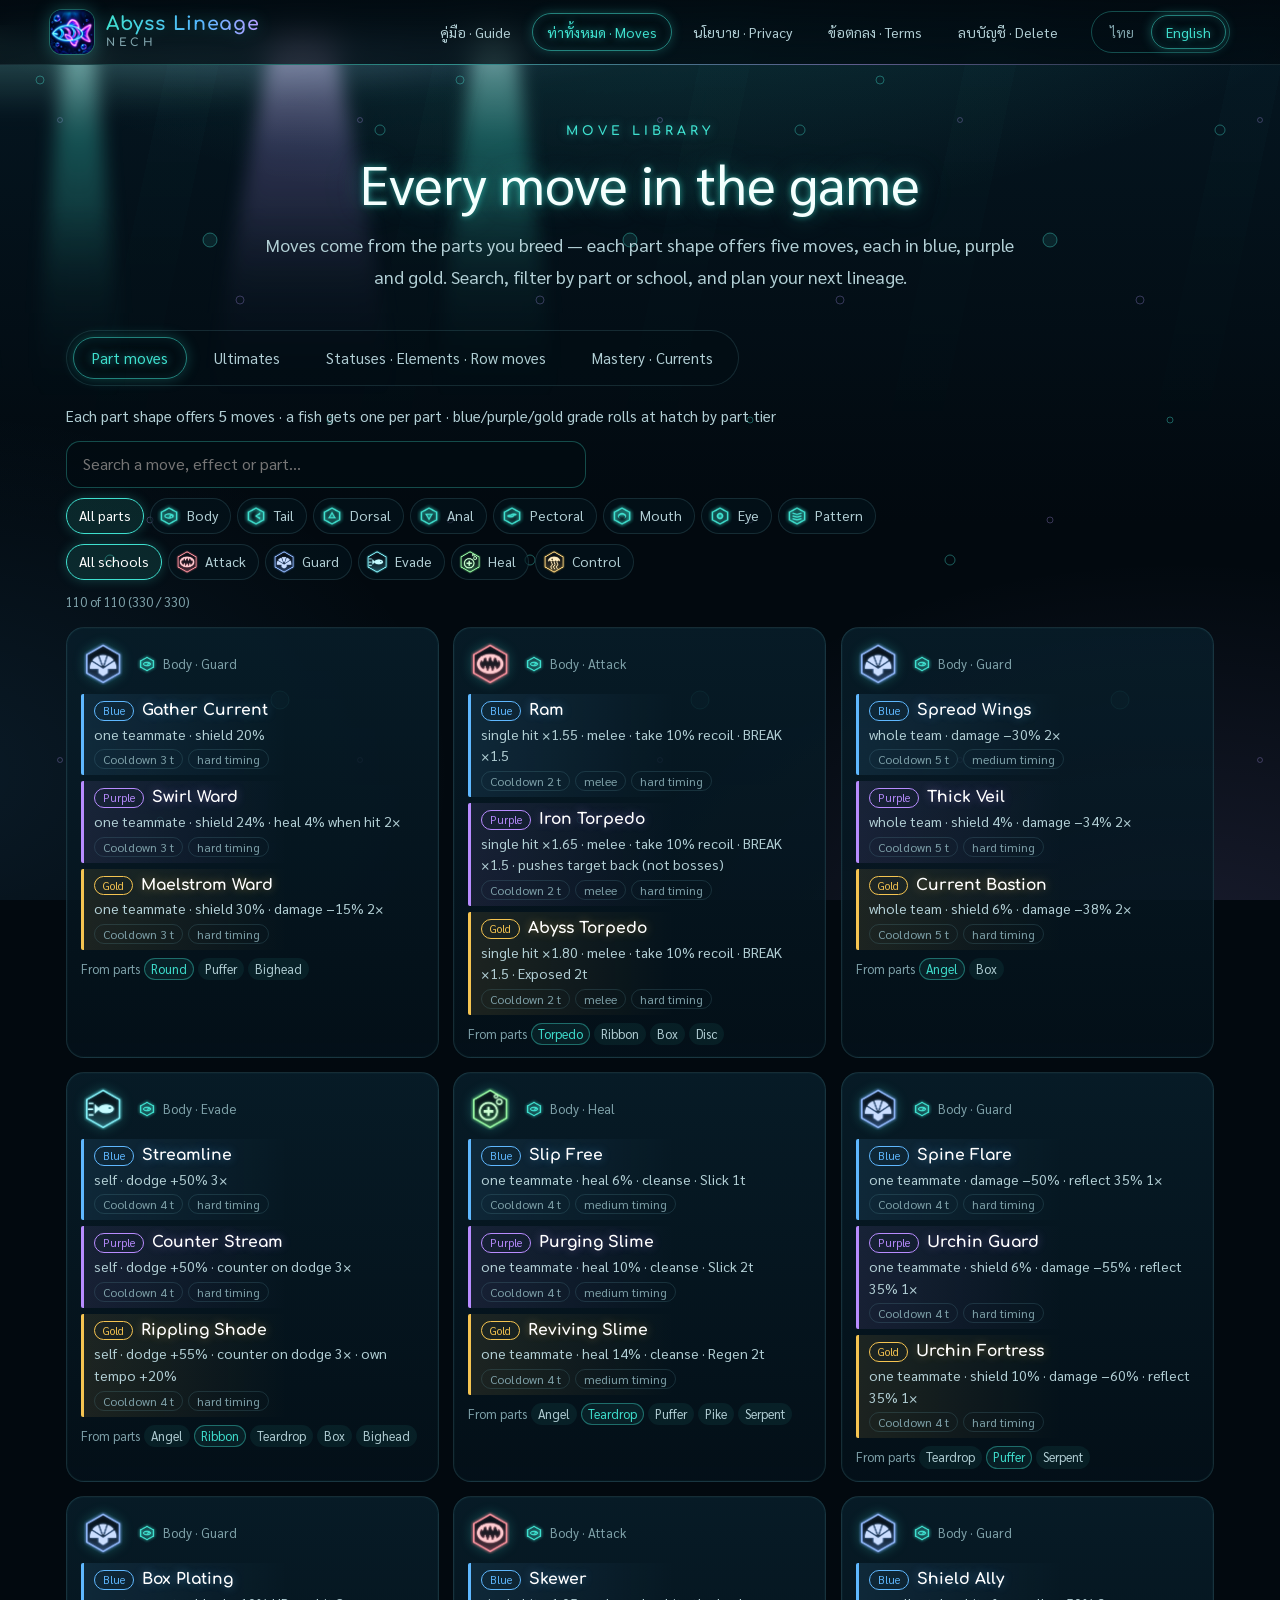
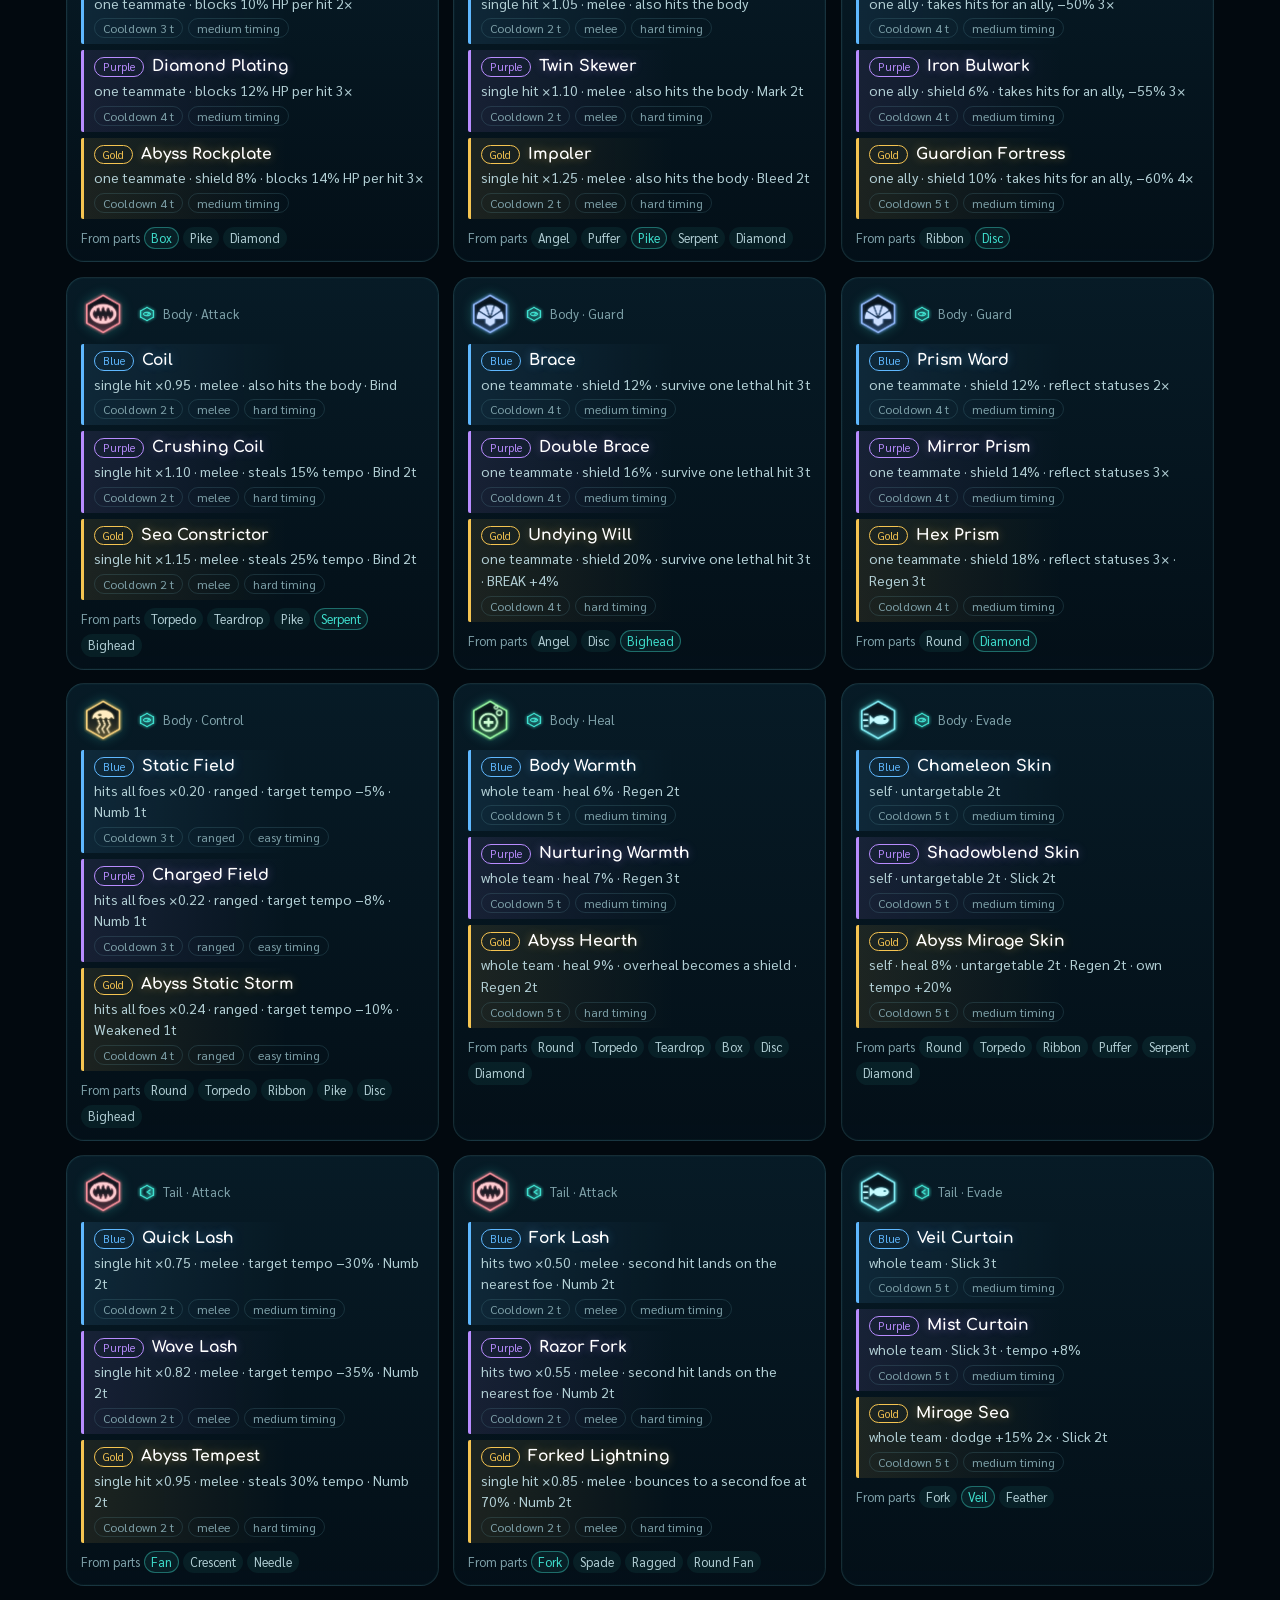
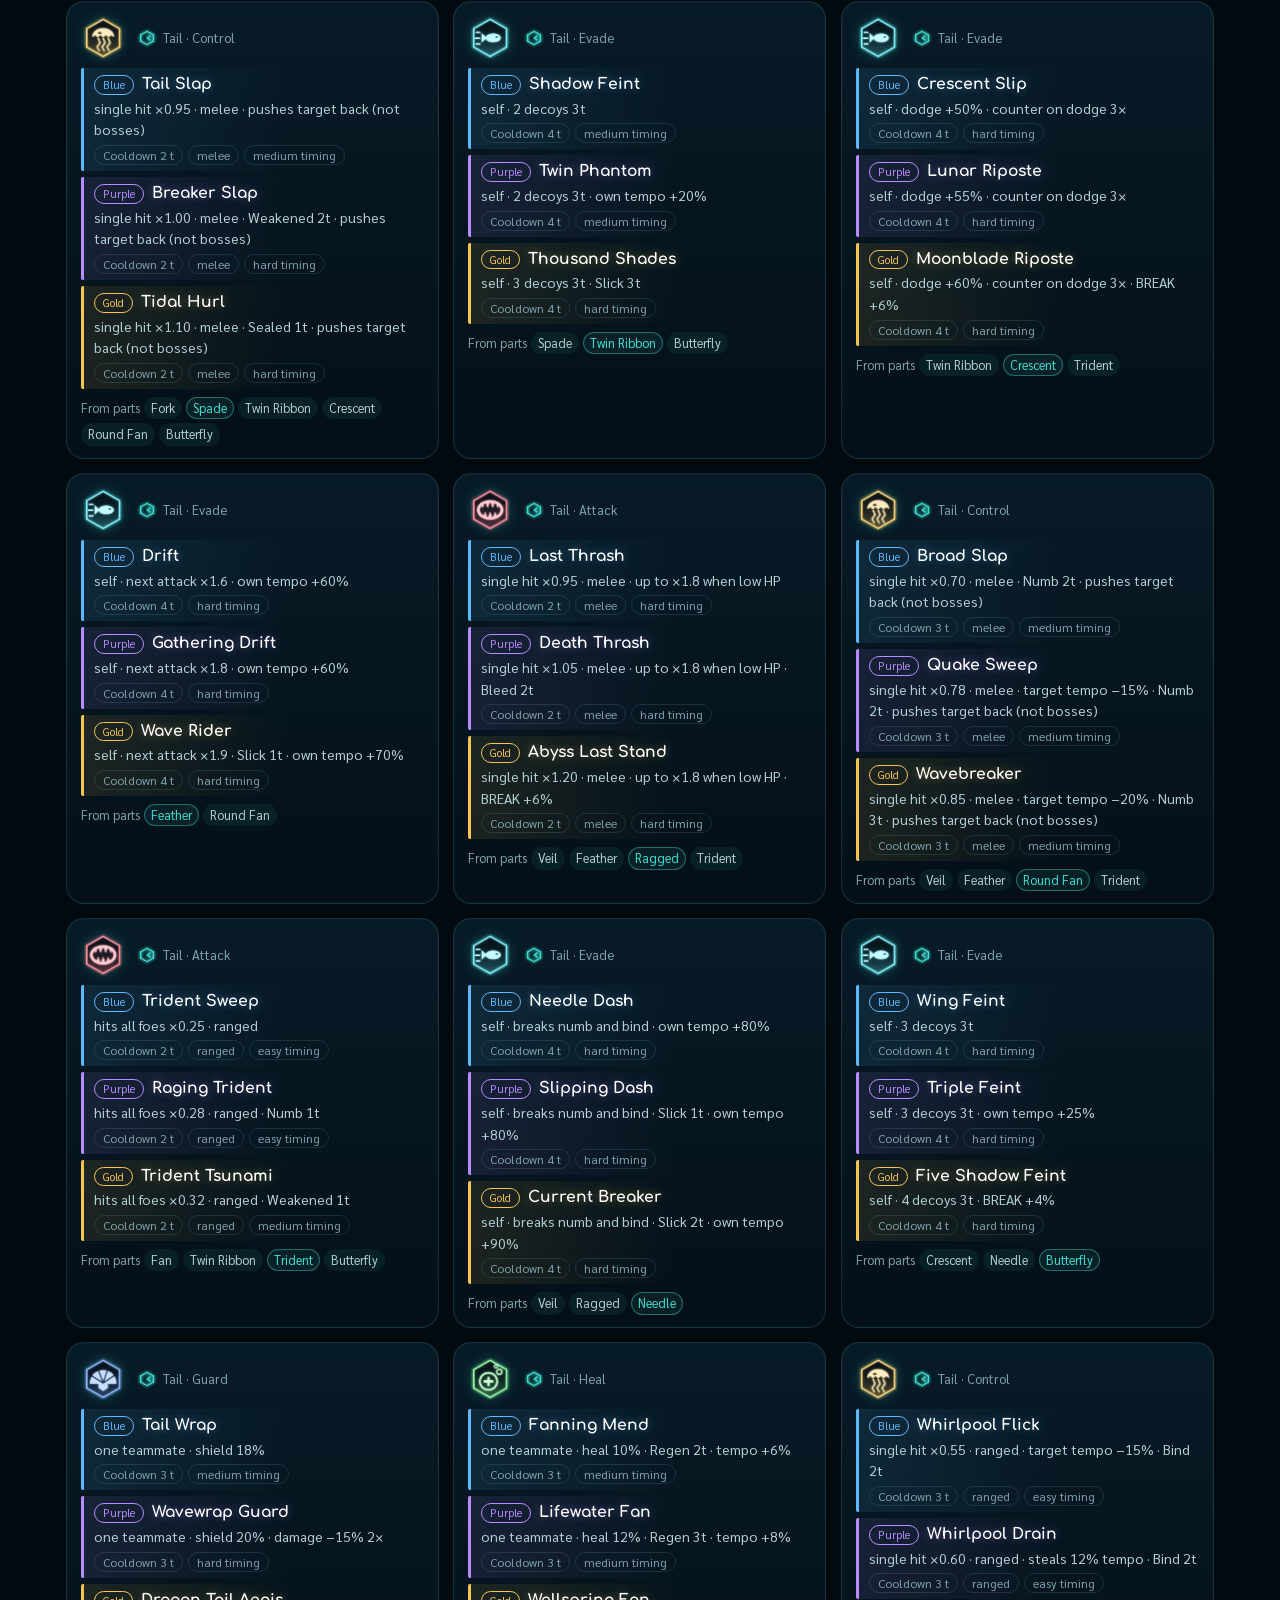
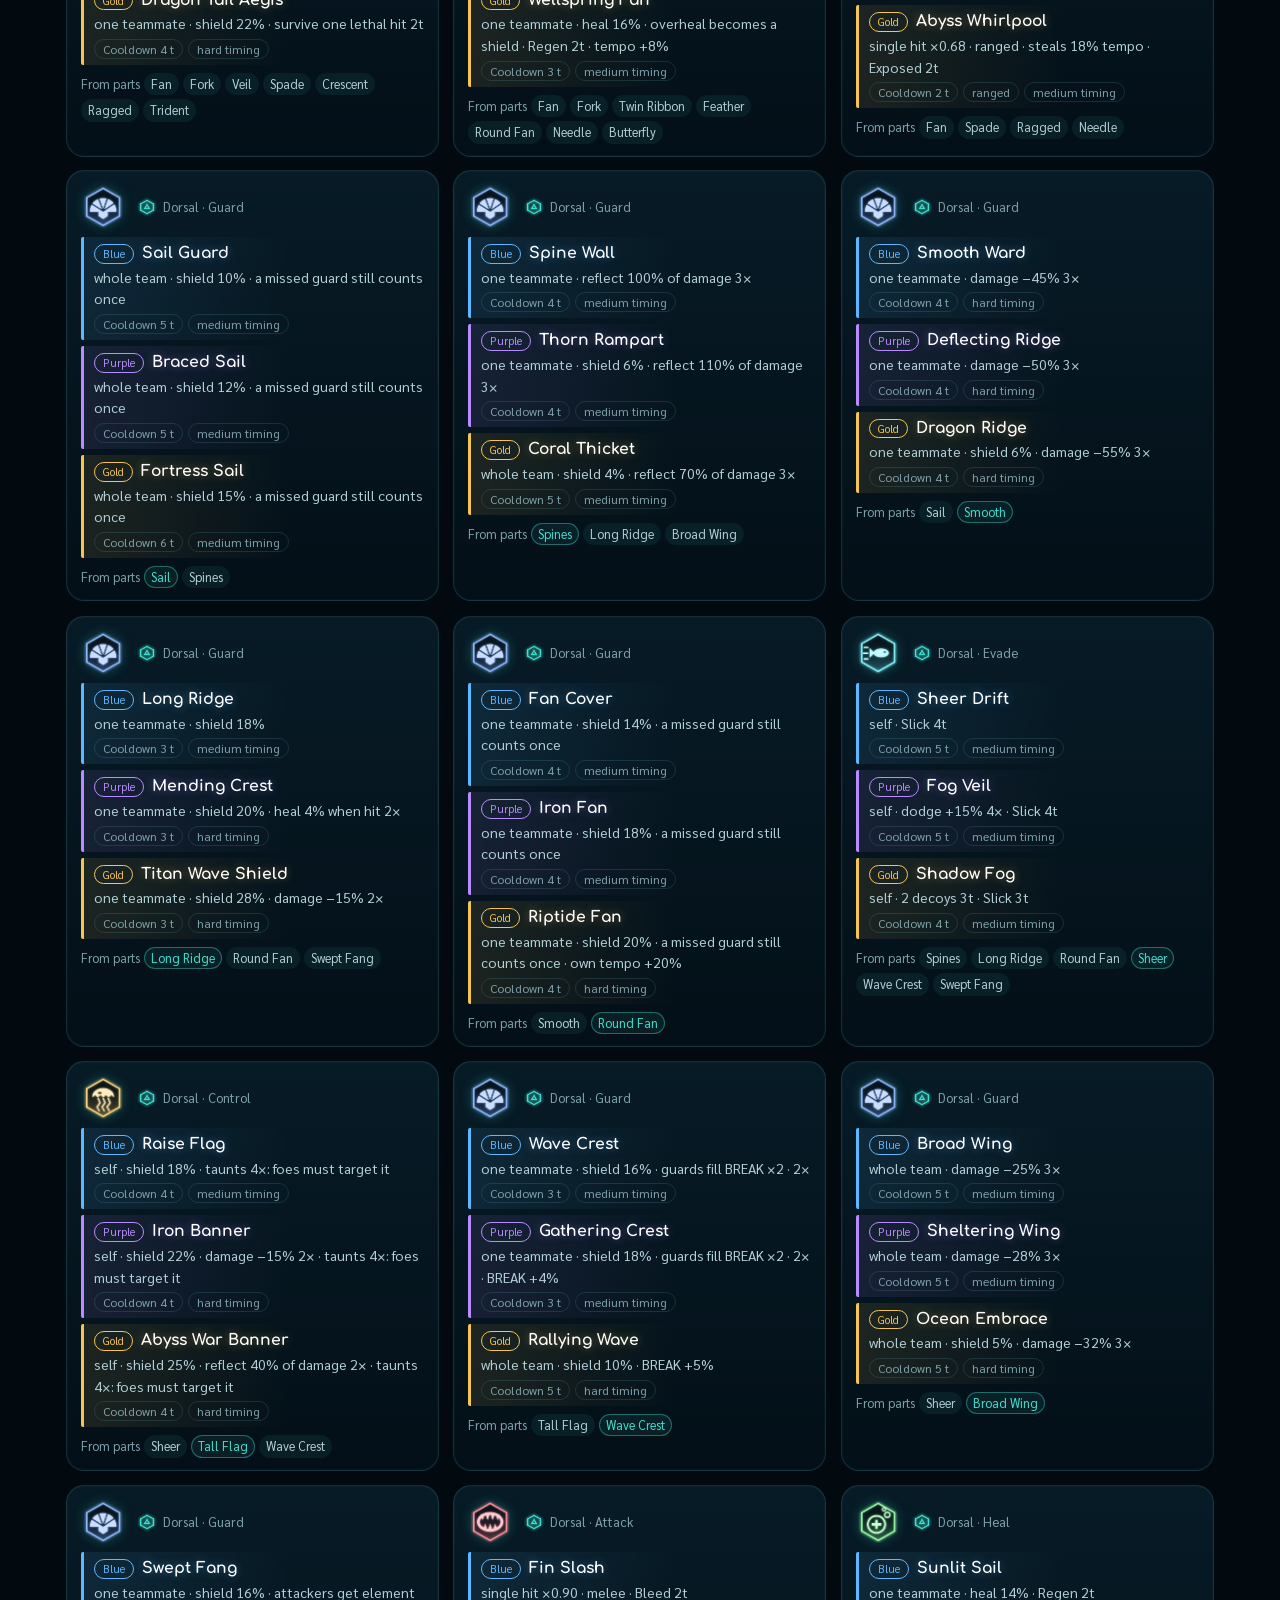
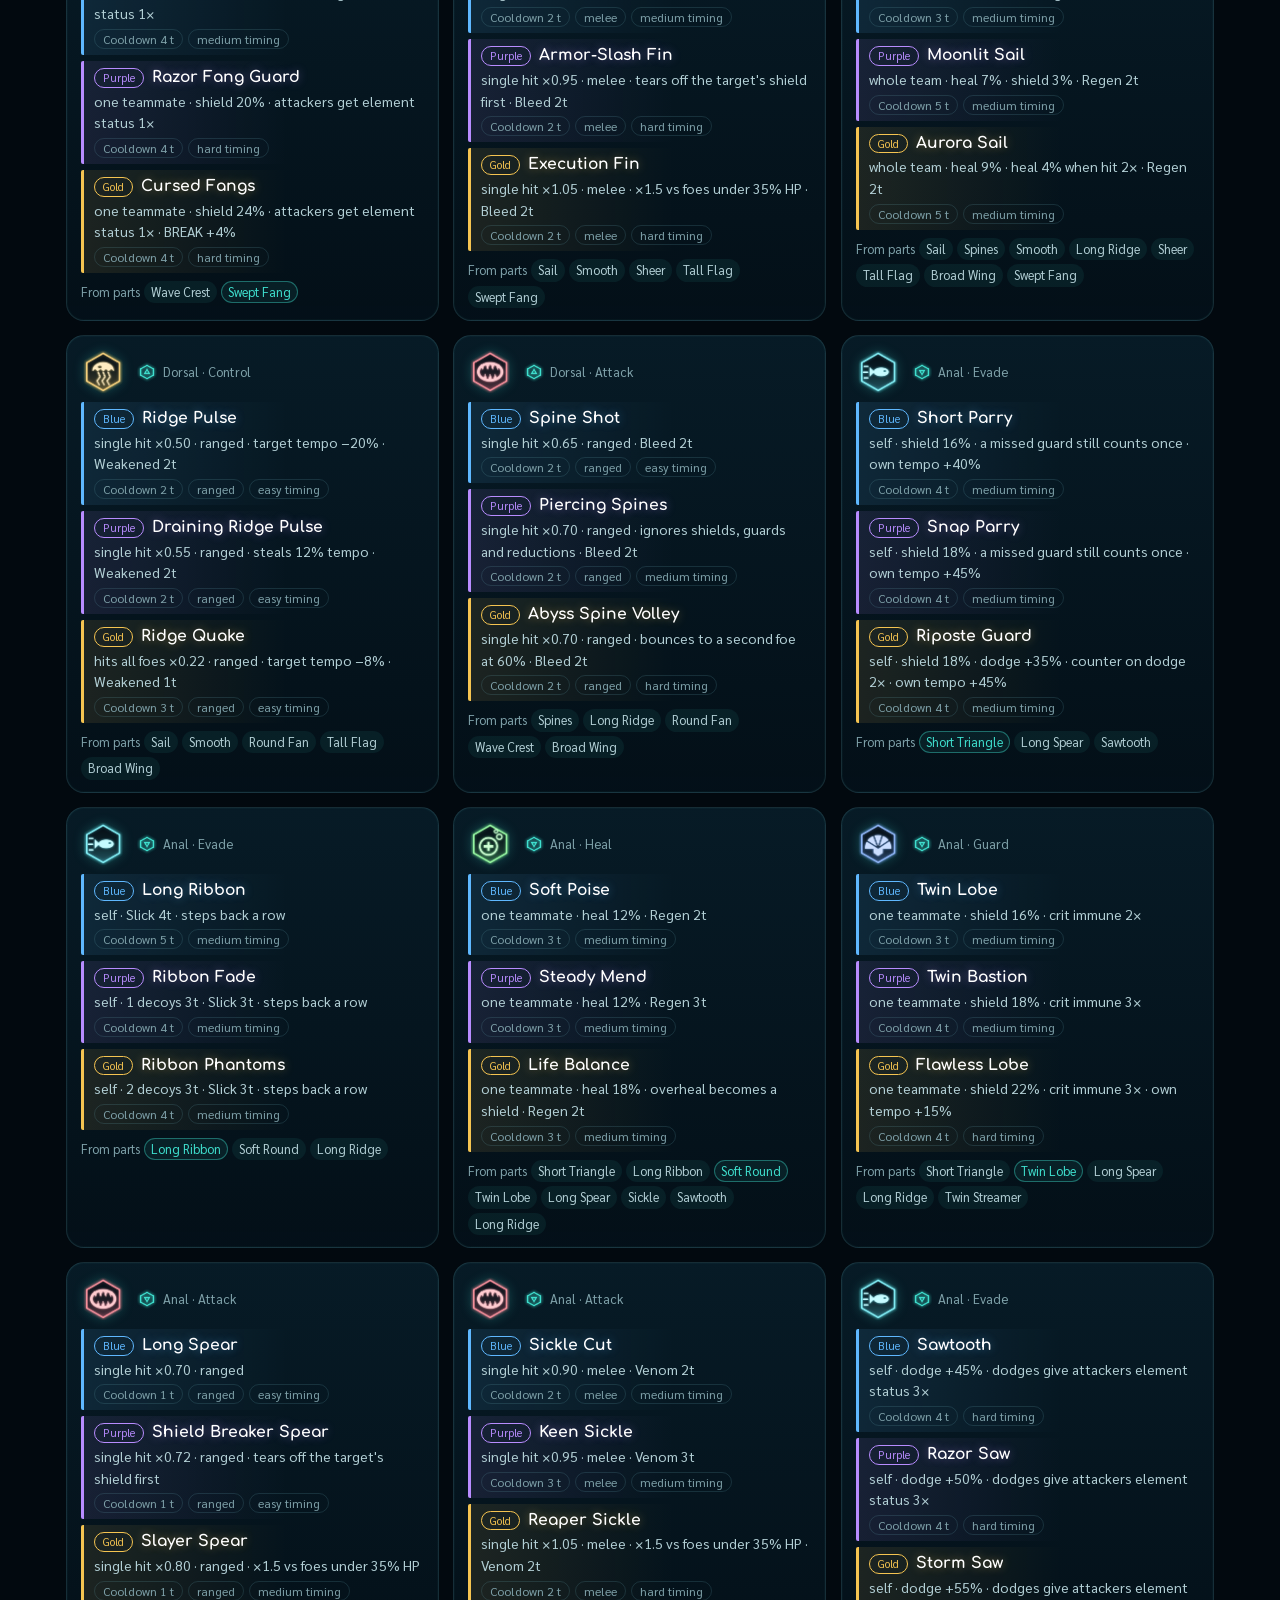
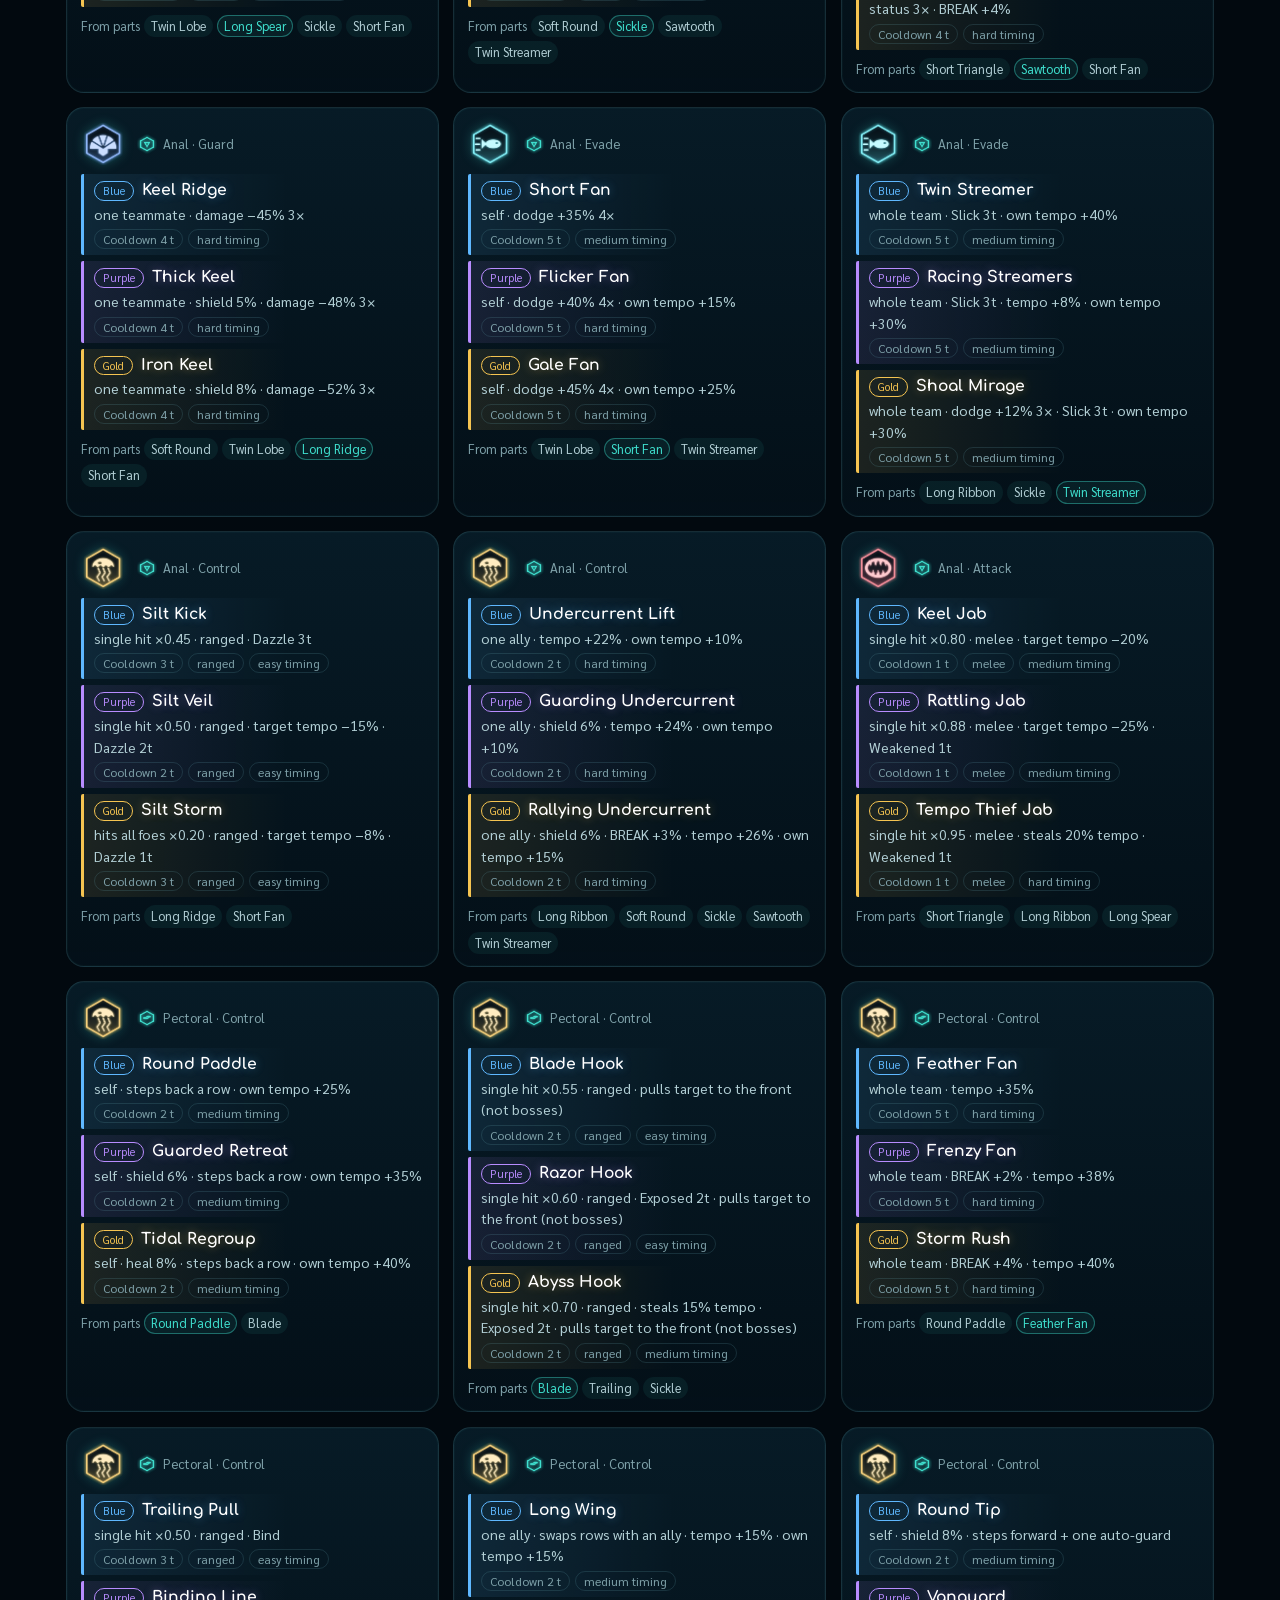
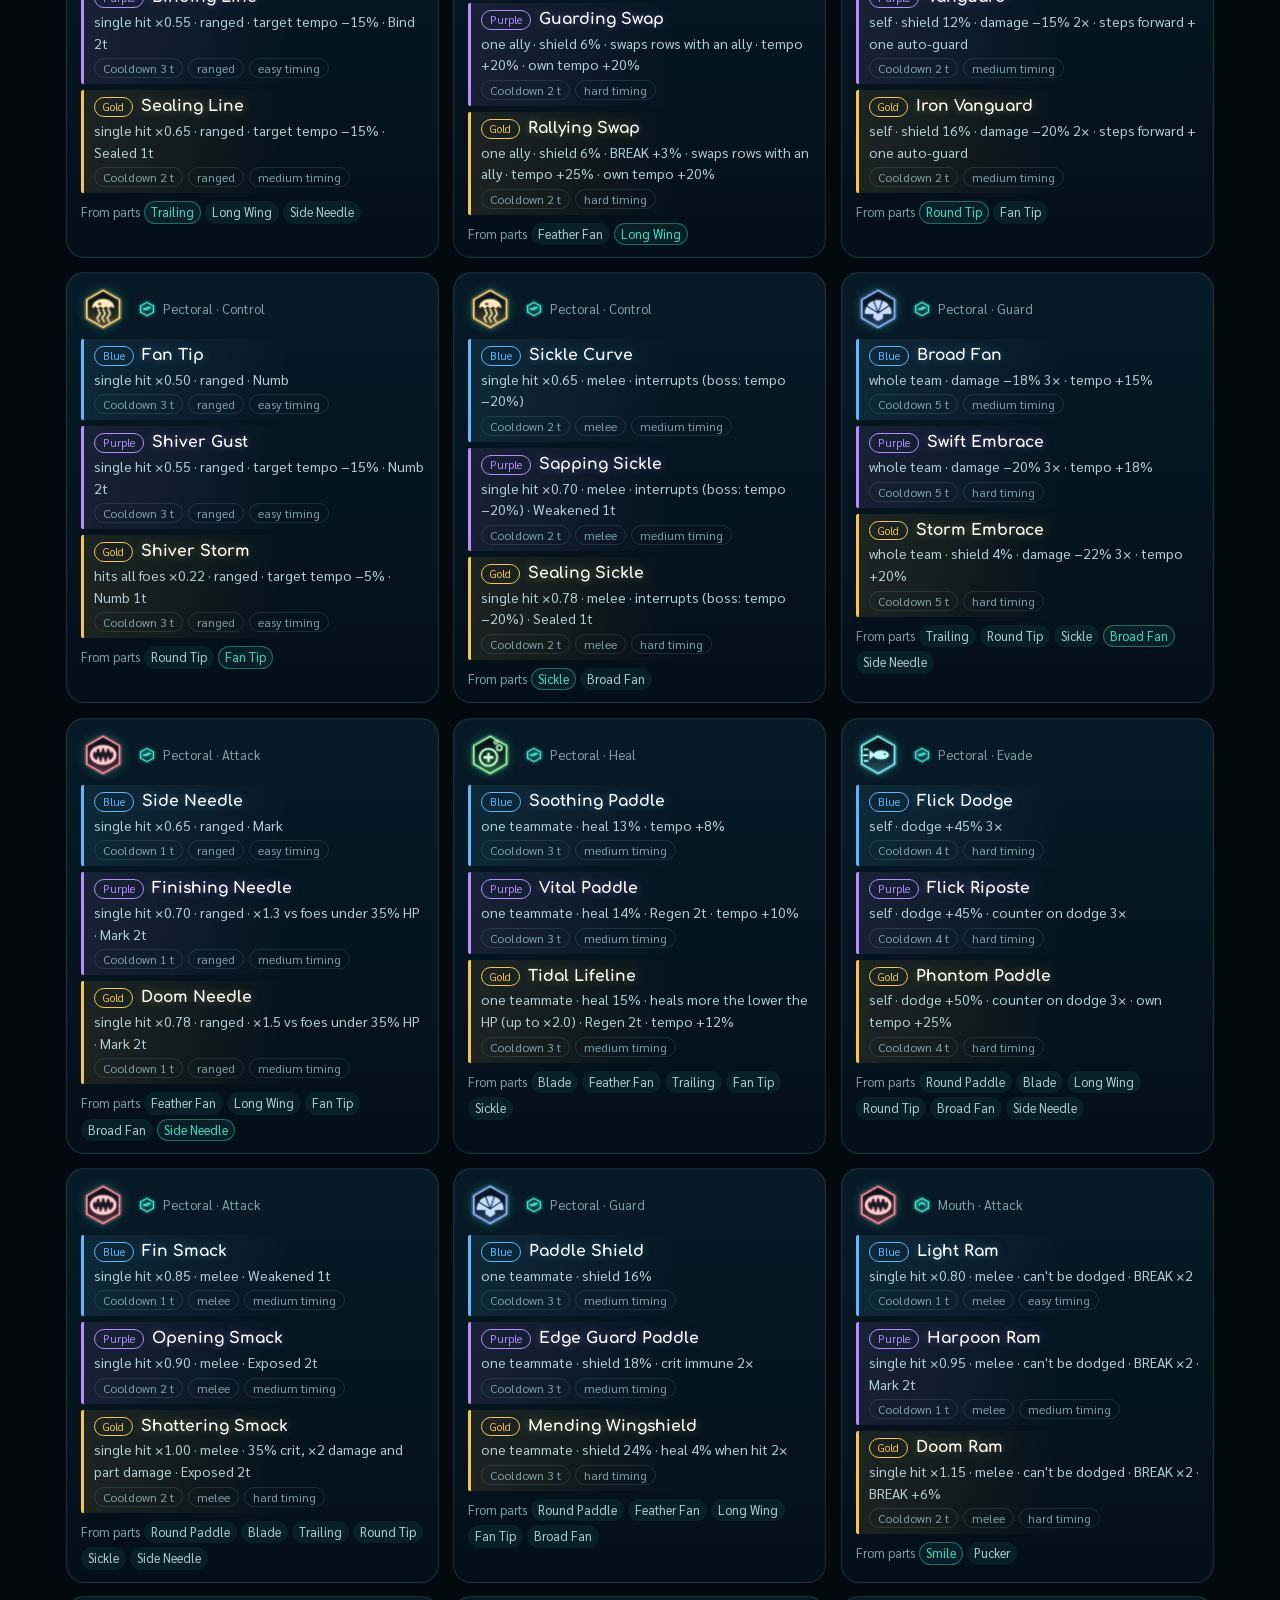
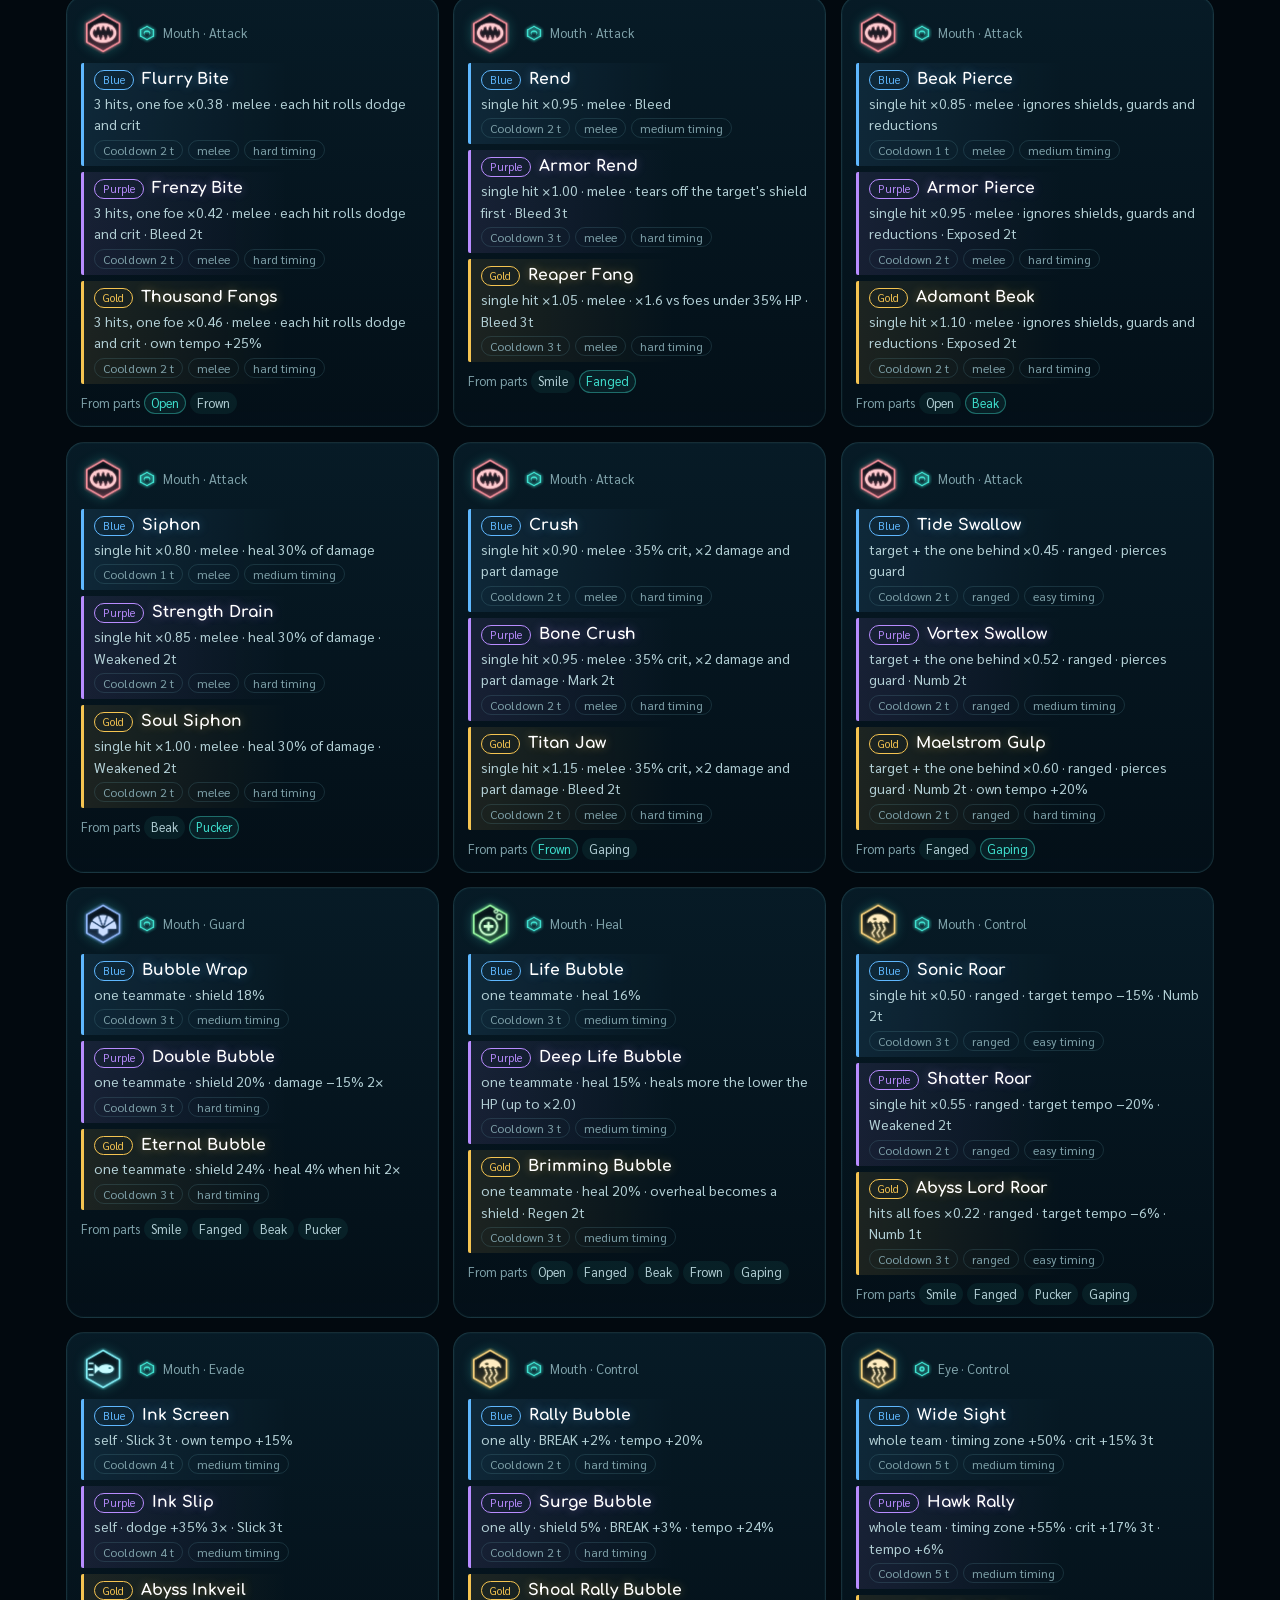
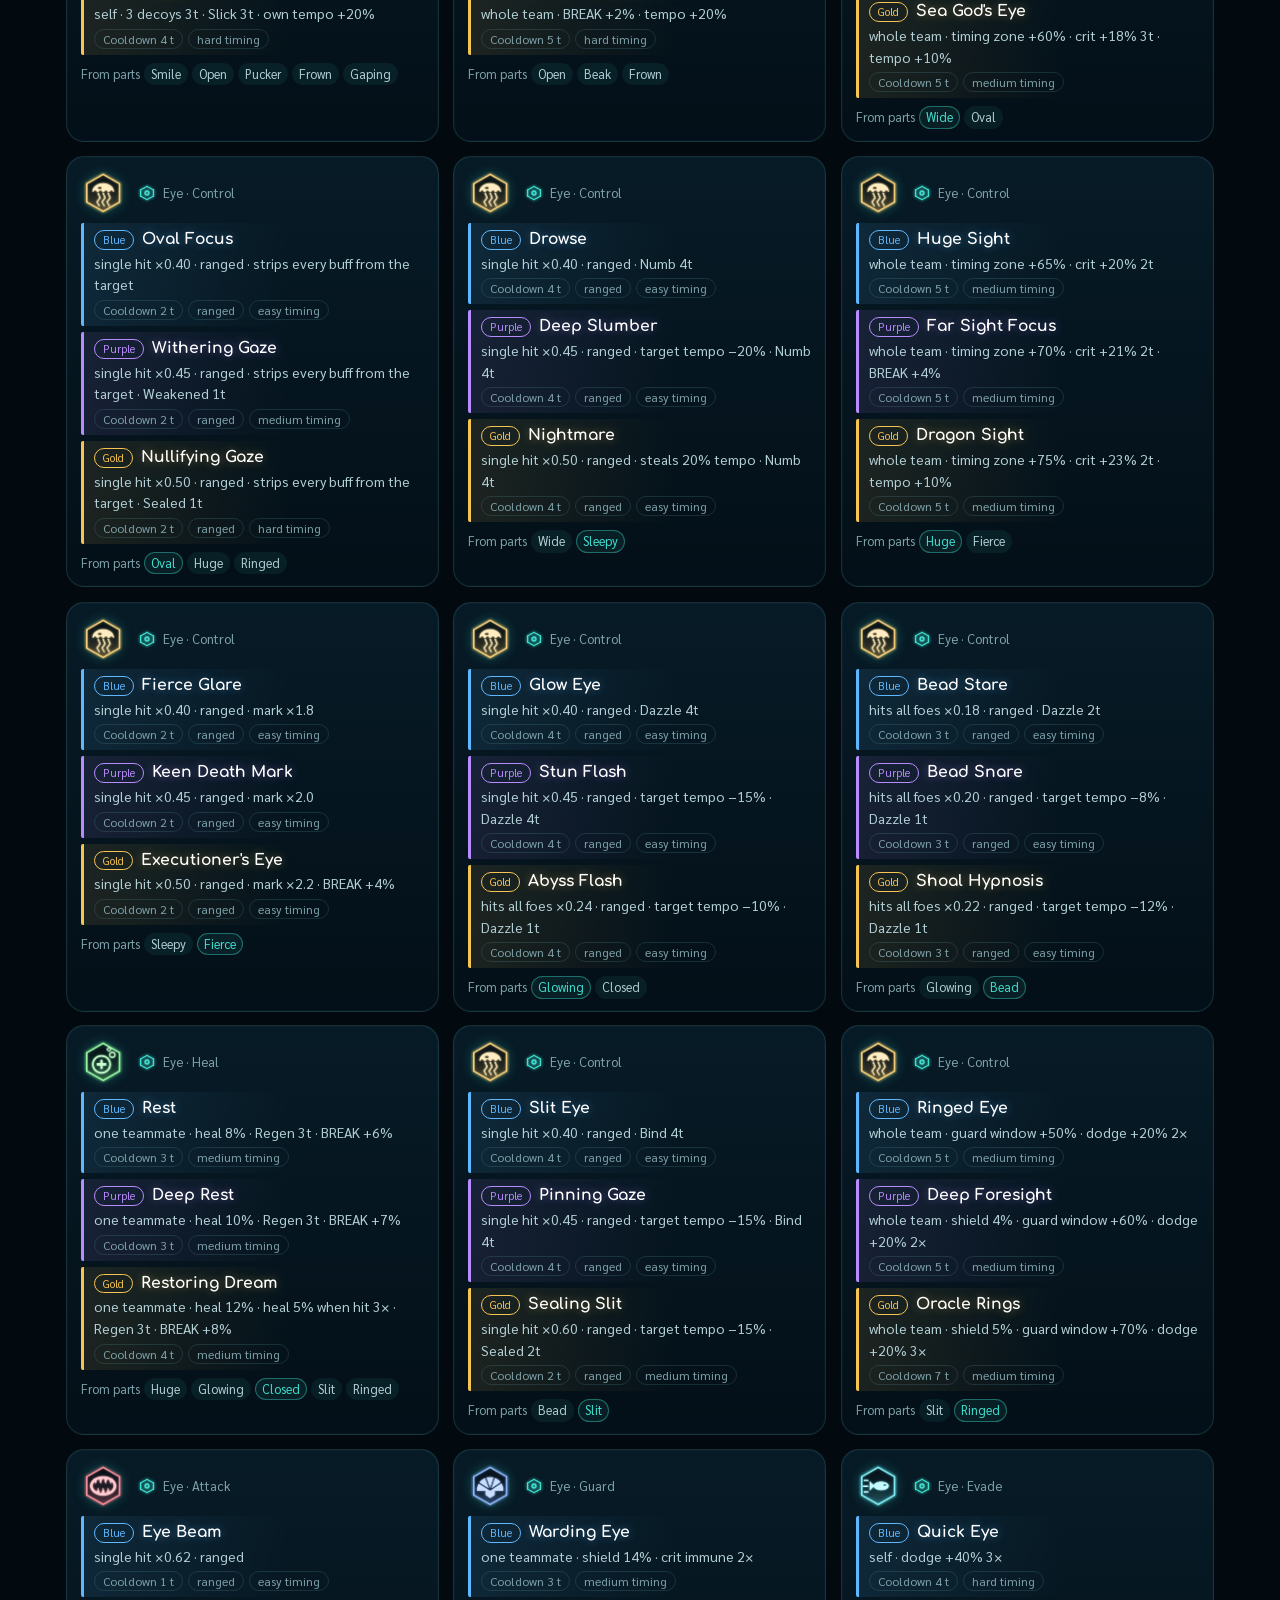
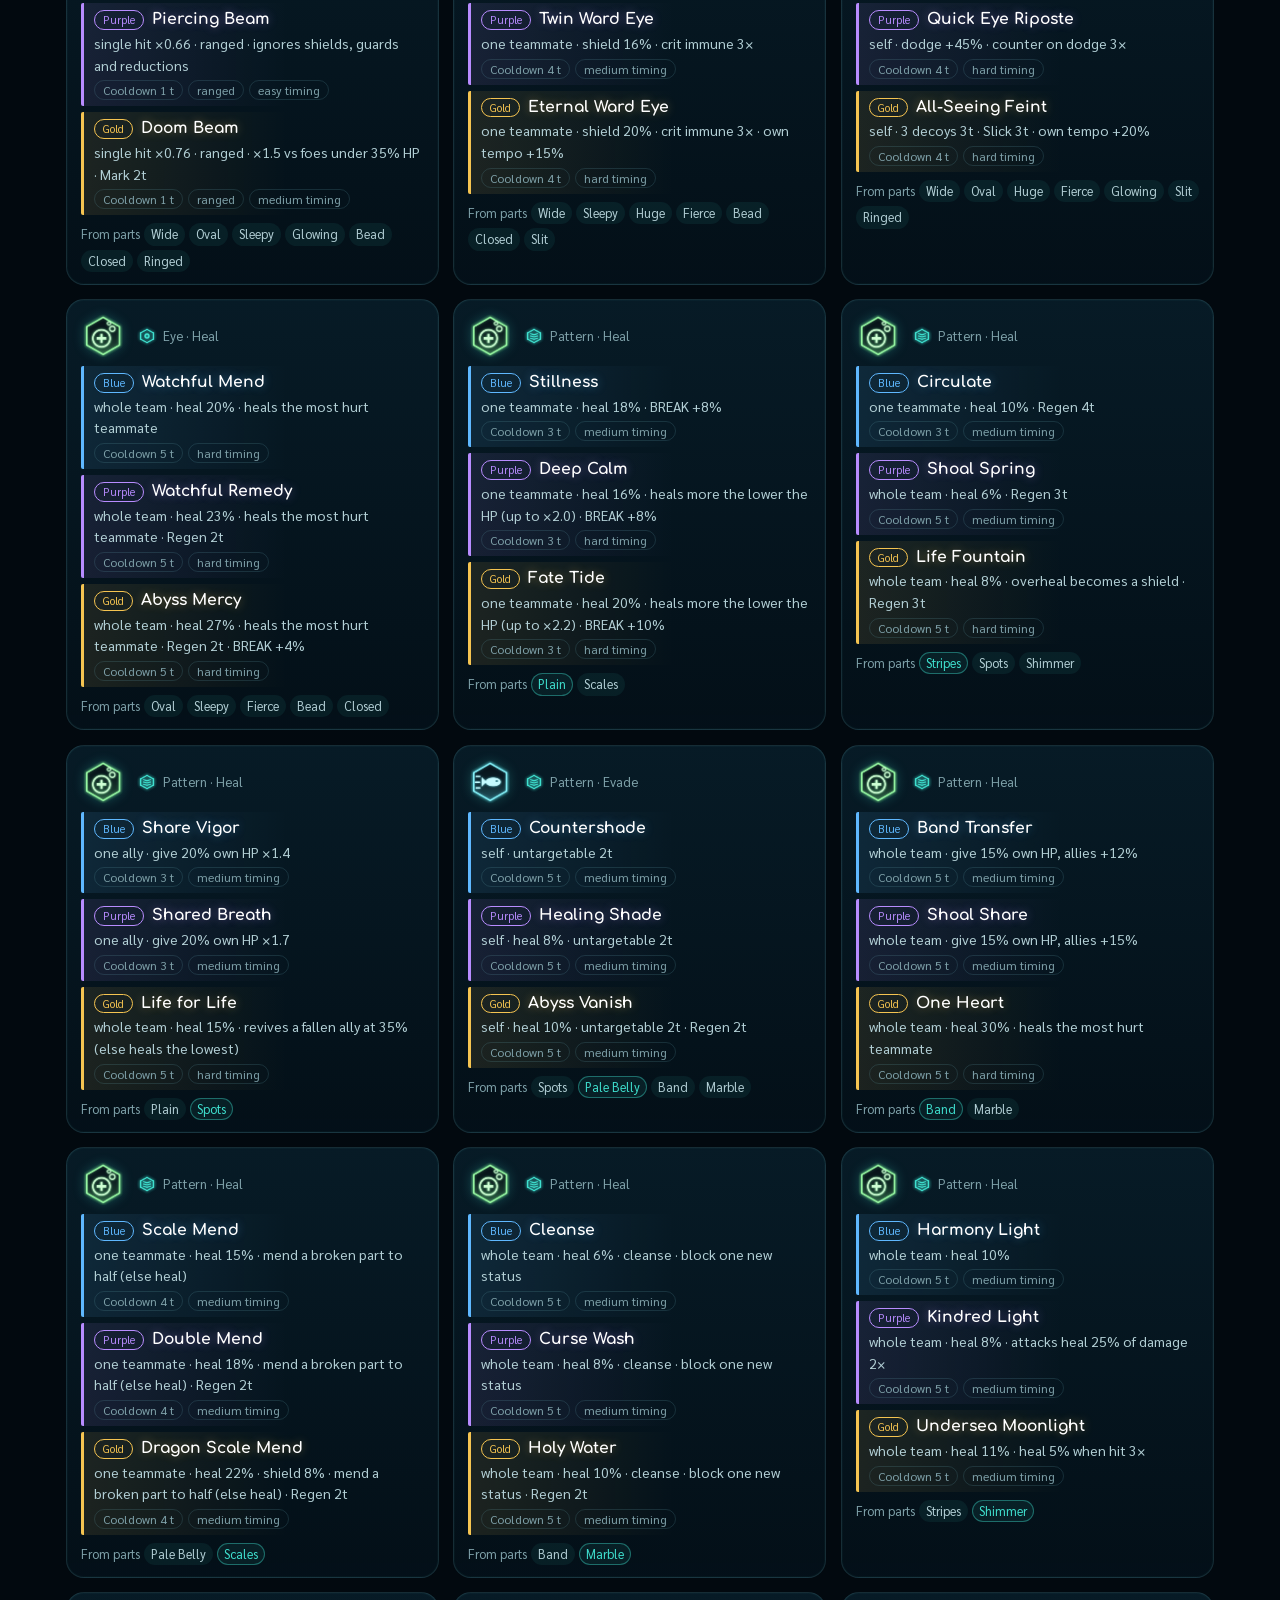
<file: skills.html>
<!doctype html>
<html lang="th">
<head>
<meta charset="utf-8">
<meta name="viewport" content="width=device-width, initial-scale=1, viewport-fit=cover">
<title data-th="Abyss Lineage — ท่าทั้งหมด" data-en="Abyss Lineage — All moves">Abyss Lineage — ท่าทั้งหมด / All moves</title>
<meta name="description" content="Every move, ultimate, status and element in Abyss Lineage with full numbers. ท่าทุกท่า ไม้ตาย สถานะ และธาตุในเกม Abyss Lineage พร้อมตัวเลข">
<meta name="theme-color" content="#030B12">
<link rel="icon" href="assets/icon-32.png" sizes="32x32">
<link rel="apple-touch-icon" href="assets/icon-192.png">
<link rel="stylesheet" href="site.css">
<link rel="stylesheet" href="play.css">
<link rel="stylesheet" href="skills-ui.css">
</head>
<body>
<!-- ต้นฉบับ: docs/site/skills.html (18 ต.ค. 69) · ข้อมูลทั้งหน้า data/game-data.js (tools/wiki/gen_data.sh จากโค้ดเกม) · ตัวแสดง skills-ui.js ชุดเดียวกับ docs/wiki/skills.html -->
<a class="skip" href="#doc">ข้ามไปเนื้อหา / Skip to content</a>
<div class="sea" aria-hidden="true"></div>
<header class="top">
  <a class="brand" href="./"><img src="assets/icon-192.png" alt="" width="44" height="44"><span><b>Abyss Lineage</b><small>NECH</small></span></a>
  <nav class="docs" aria-label="เอกสาร / Documents"><a href="guide.html">คู่มือ · Guide</a><a href="skills.html" aria-current="page">ท่าทั้งหมด · Moves</a><a href="privacy.html">นโยบาย · Privacy</a><a href="terms.html">ข้อตกลง · Terms</a><a href="delete-account.html">ลบบัญชี · Delete</a></nav>
  <nav class="lang" aria-label="ภาษา / Language"><a href="#th" lang="th" data-lang="th" aria-pressed="false">ไทย</a><a href="#en" lang="en" data-lang="en" aria-pressed="false">English</a></nav>
</header>
<main class="play" id="doc">
  <div class="p-hero">
    <div class="hero-rays" aria-hidden="true"><i></i><i></i><i></i><i></i><i></i></div>
    <p class="kicker">MOVE LIBRARY</p>
    <h1 data-th="ท่าทั้งหมดในเกม" data-en="Every move in the game">ท่าทั้งหมดในเกม</h1>
    <p class="lede" data-th="ท่ามาจากชิ้นส่วนที่คุณเพาะเอง — ชิ้นแต่ละแบบมีห้าท่า ท่าละสามระดับ ฟ้า · ม่วง · ทอง · ค้น กรองตามชิ้นส่วนหรือสาย แล้ววางแผนสายเลือดถัดไป" data-en="Moves come from the parts you breed — each part shape offers five moves, each in blue, purple and gold. Search, filter by part or school, and plan your next lineage.">ท่ามาจากชิ้นส่วนที่คุณเพาะเอง</p>
  </div>
  <div class="sk-app" id="skills-root"><noscript><p style="text-align:center">เปิด JavaScript เพื่อดูท่าทั้งหมด · Enable JavaScript to see every move.</p></noscript></div>
</main>
<footer class="site">
  <nav aria-label="ลิงก์ / Links"><a href="./">Abyss Lineage</a><a href="guide.html">คู่มือ · Guide</a><a href="skills.html">ท่าทั้งหมด · Moves</a><a href="privacy.html">นโยบาย · Privacy</a><a href="terms.html">ข้อตกลง · Terms</a><a href="delete-account.html">ลบบัญชี · Delete</a><a href="mailto:nech.studios@gmail.com">nech.studios@gmail.com</a></nav>
  <span class="nech"><img src="assets/nech-sign.jpg" alt="NECH" width="150" height="46" loading="lazy">© NECH</span>
</footer>
<script src="data/game-data.js"></script>
<script src="skills-ui.js"></script>
<script src="play.js"></script>
</body>
</html>
</file>
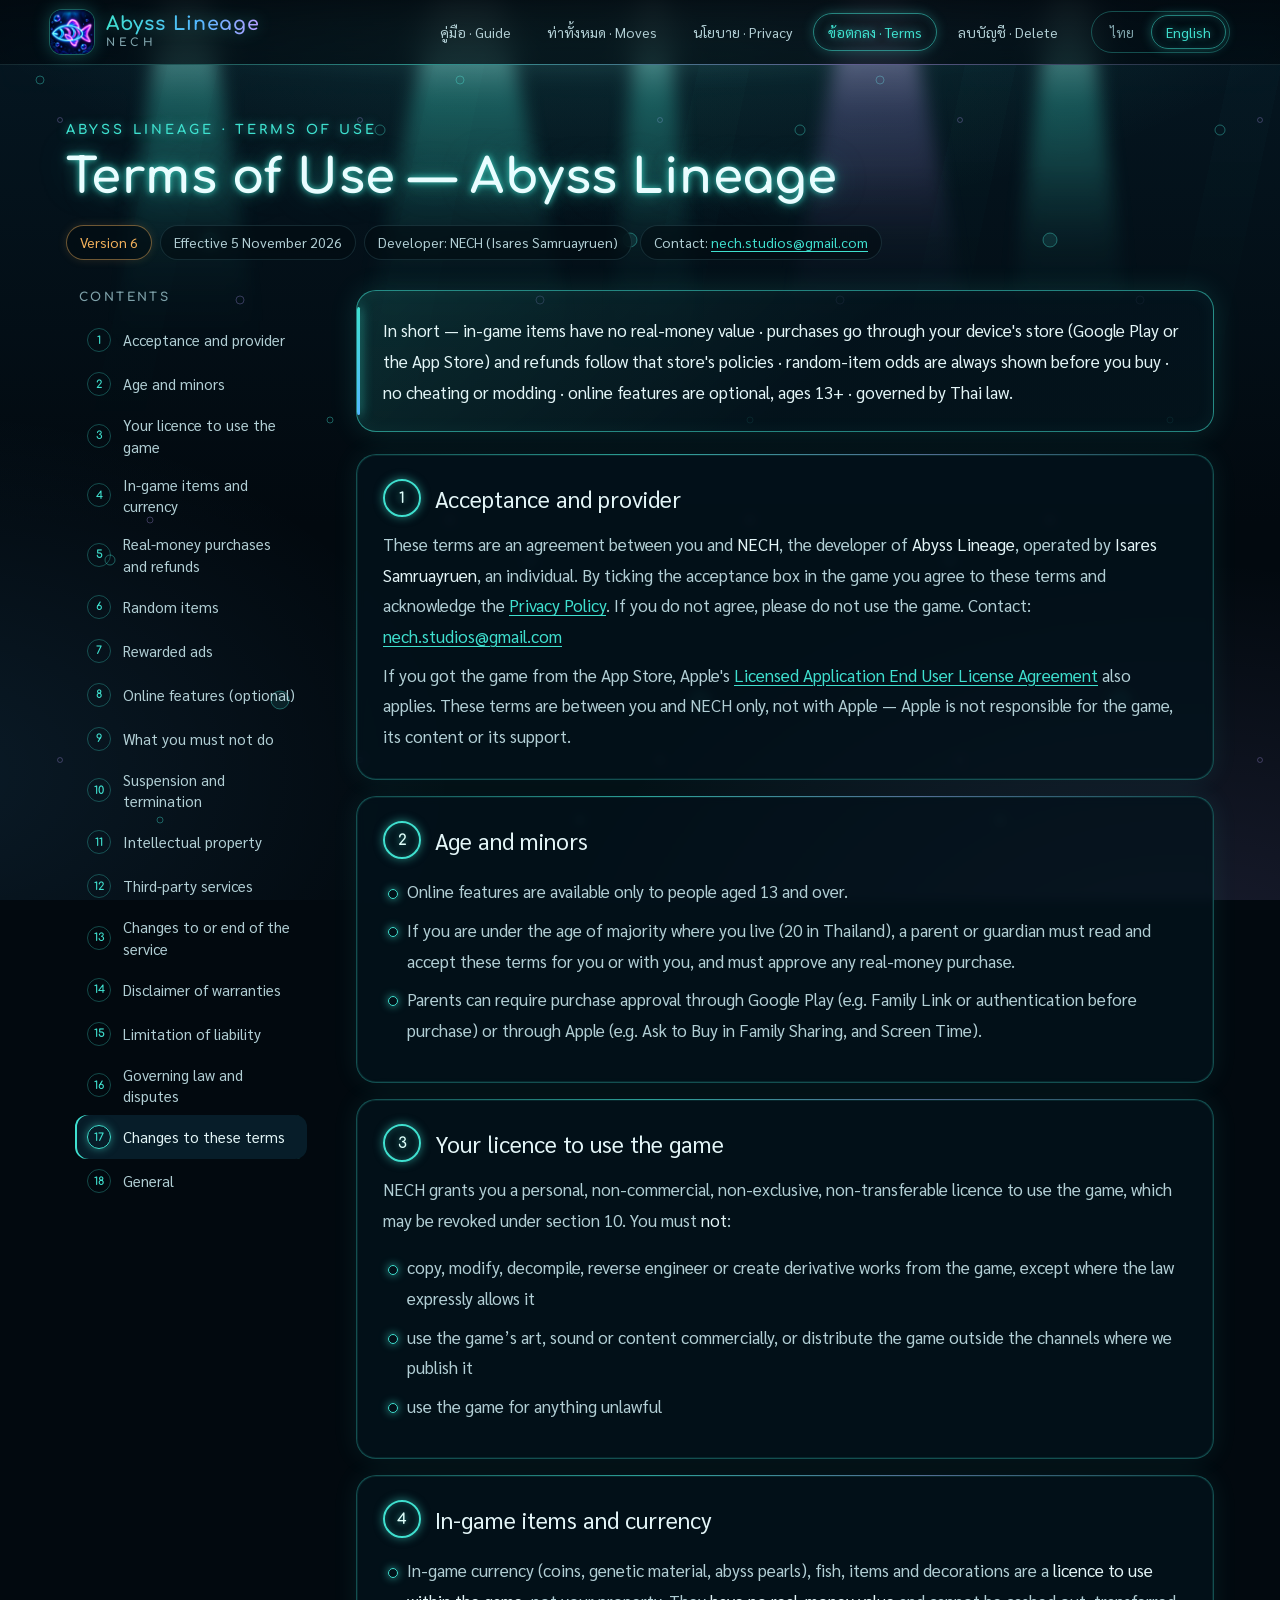
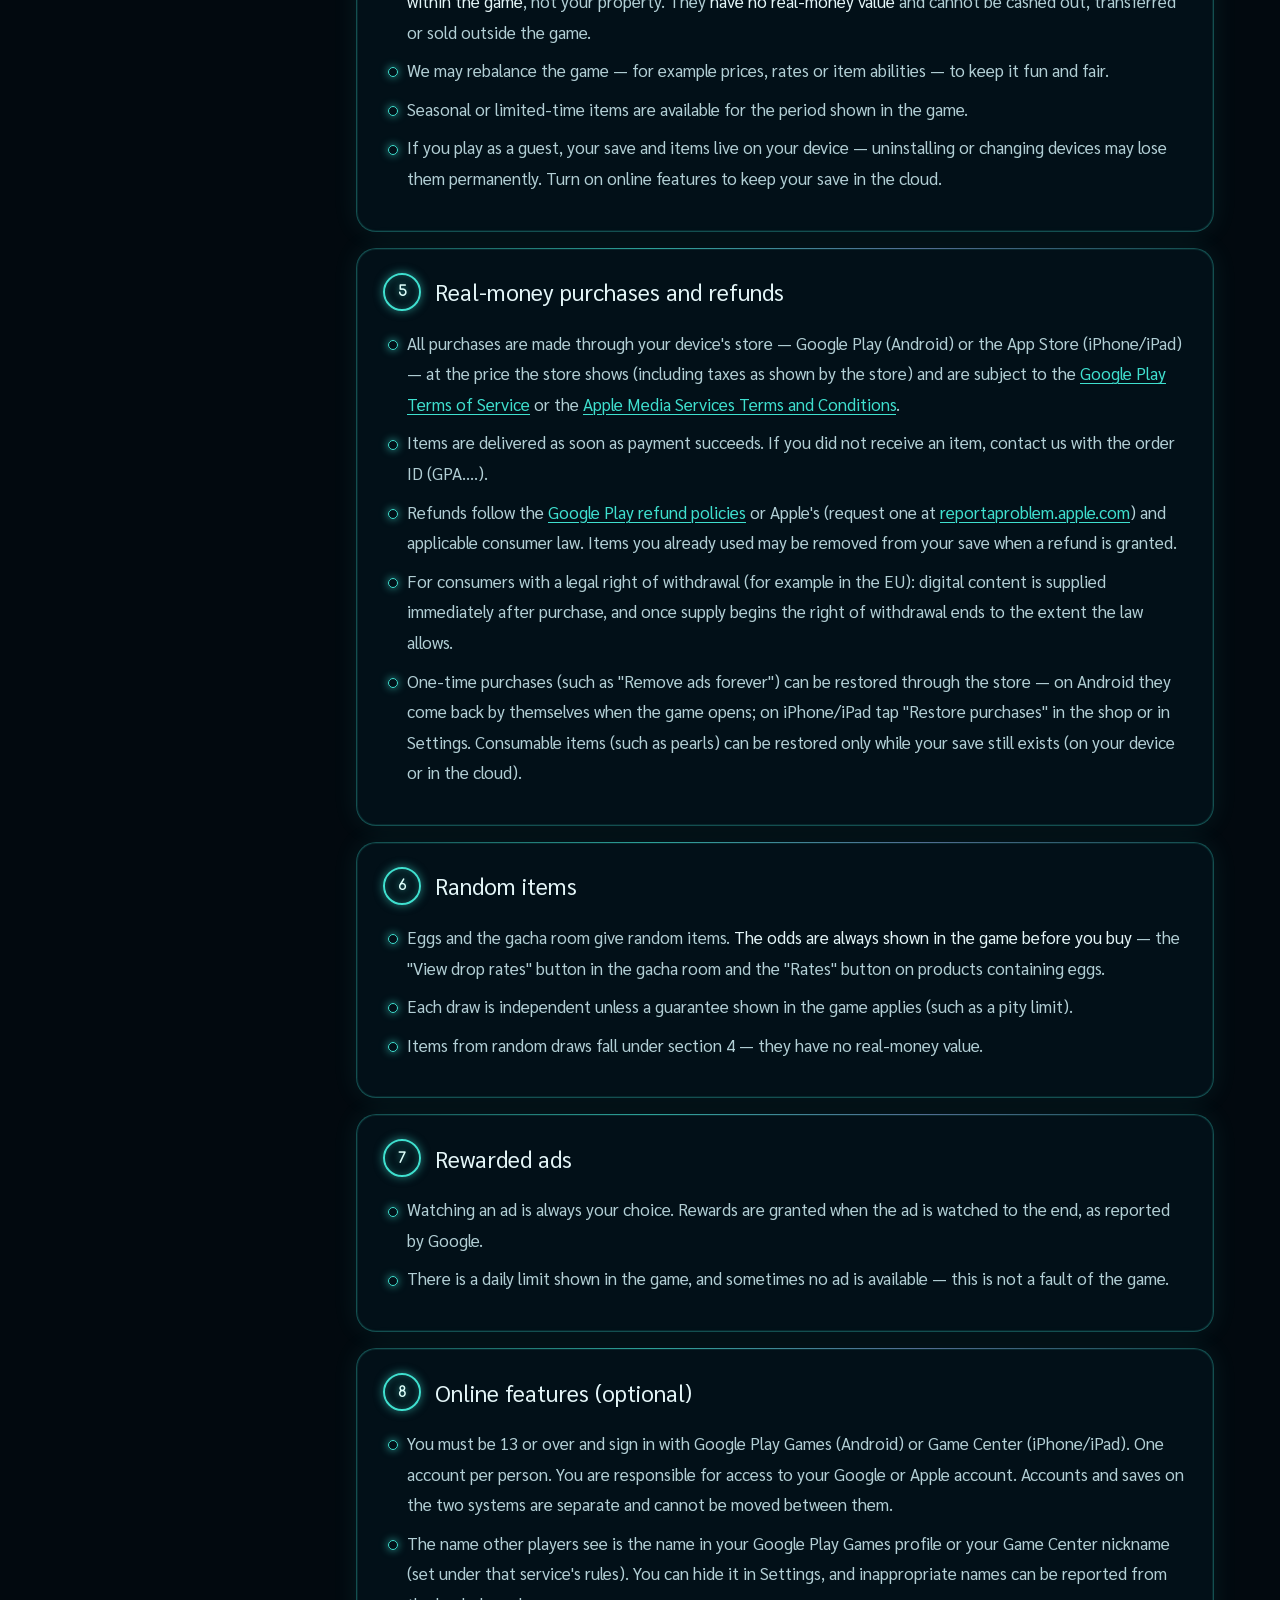
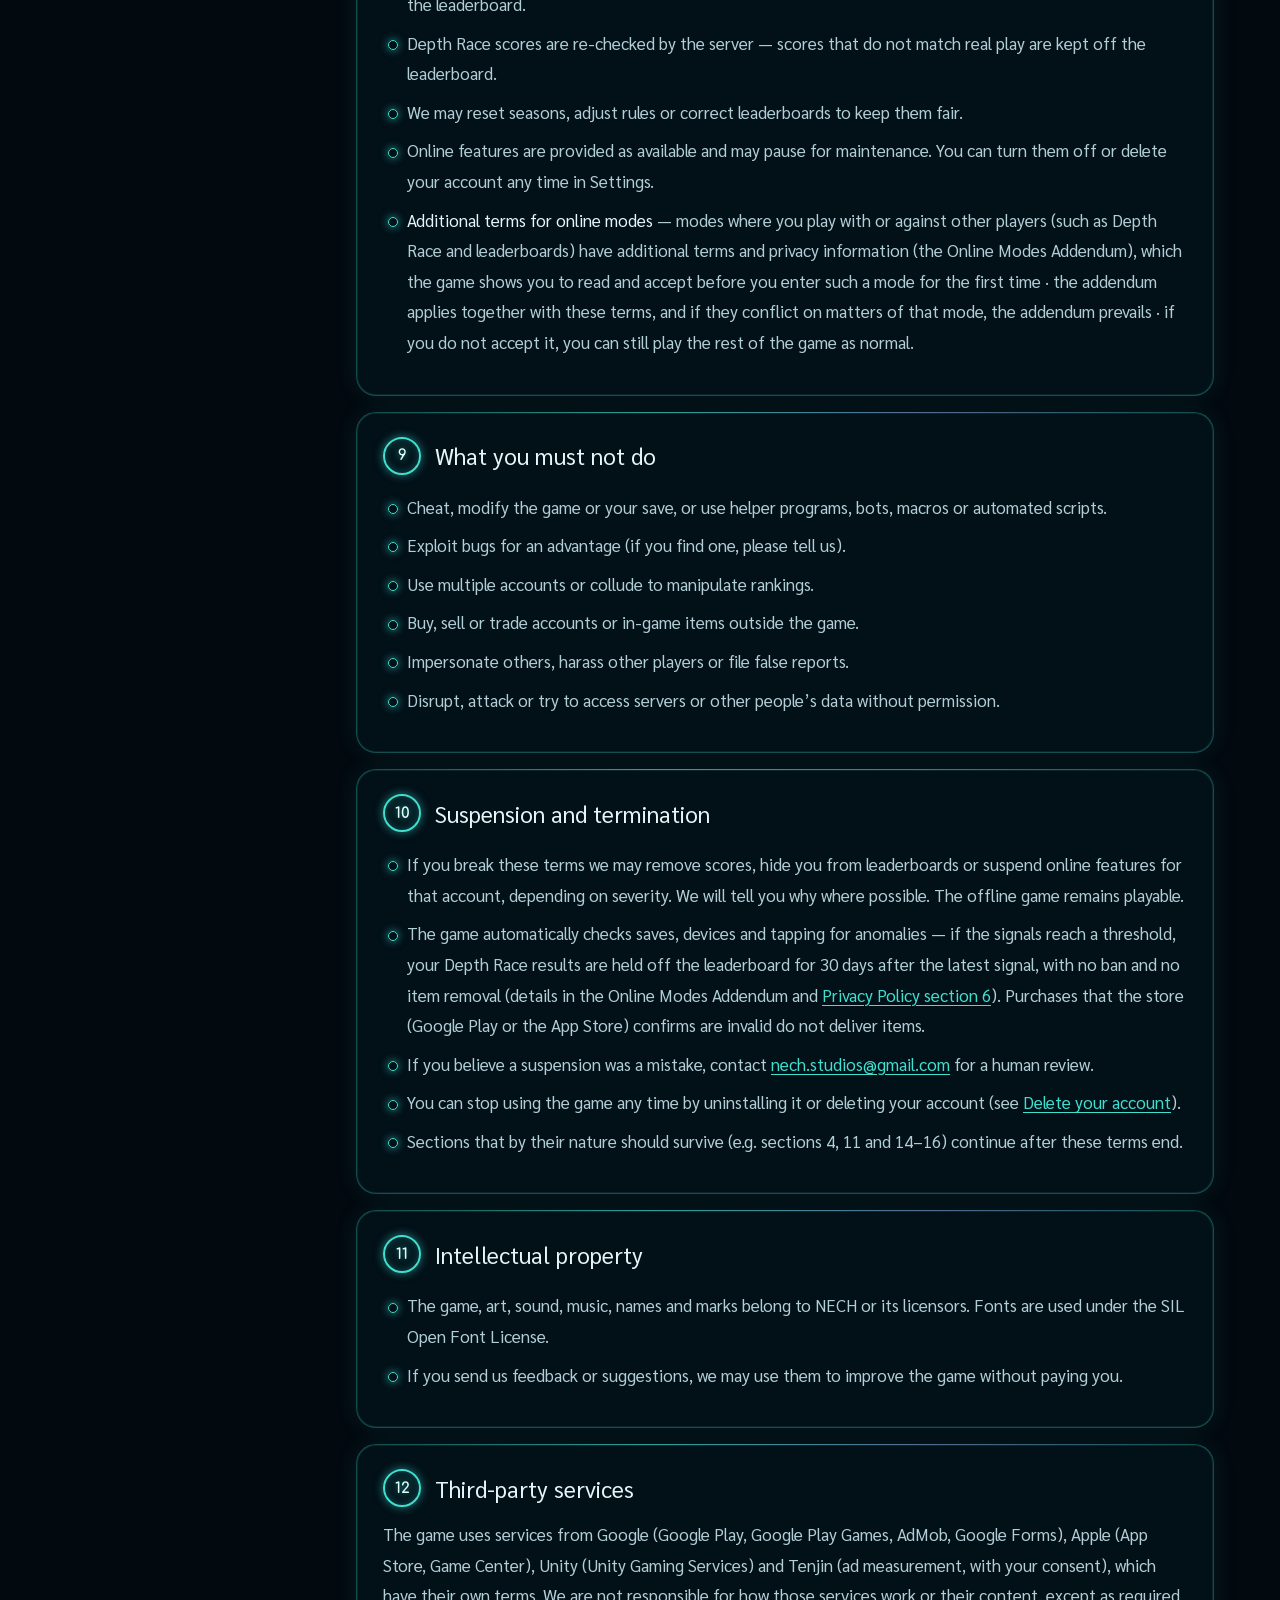
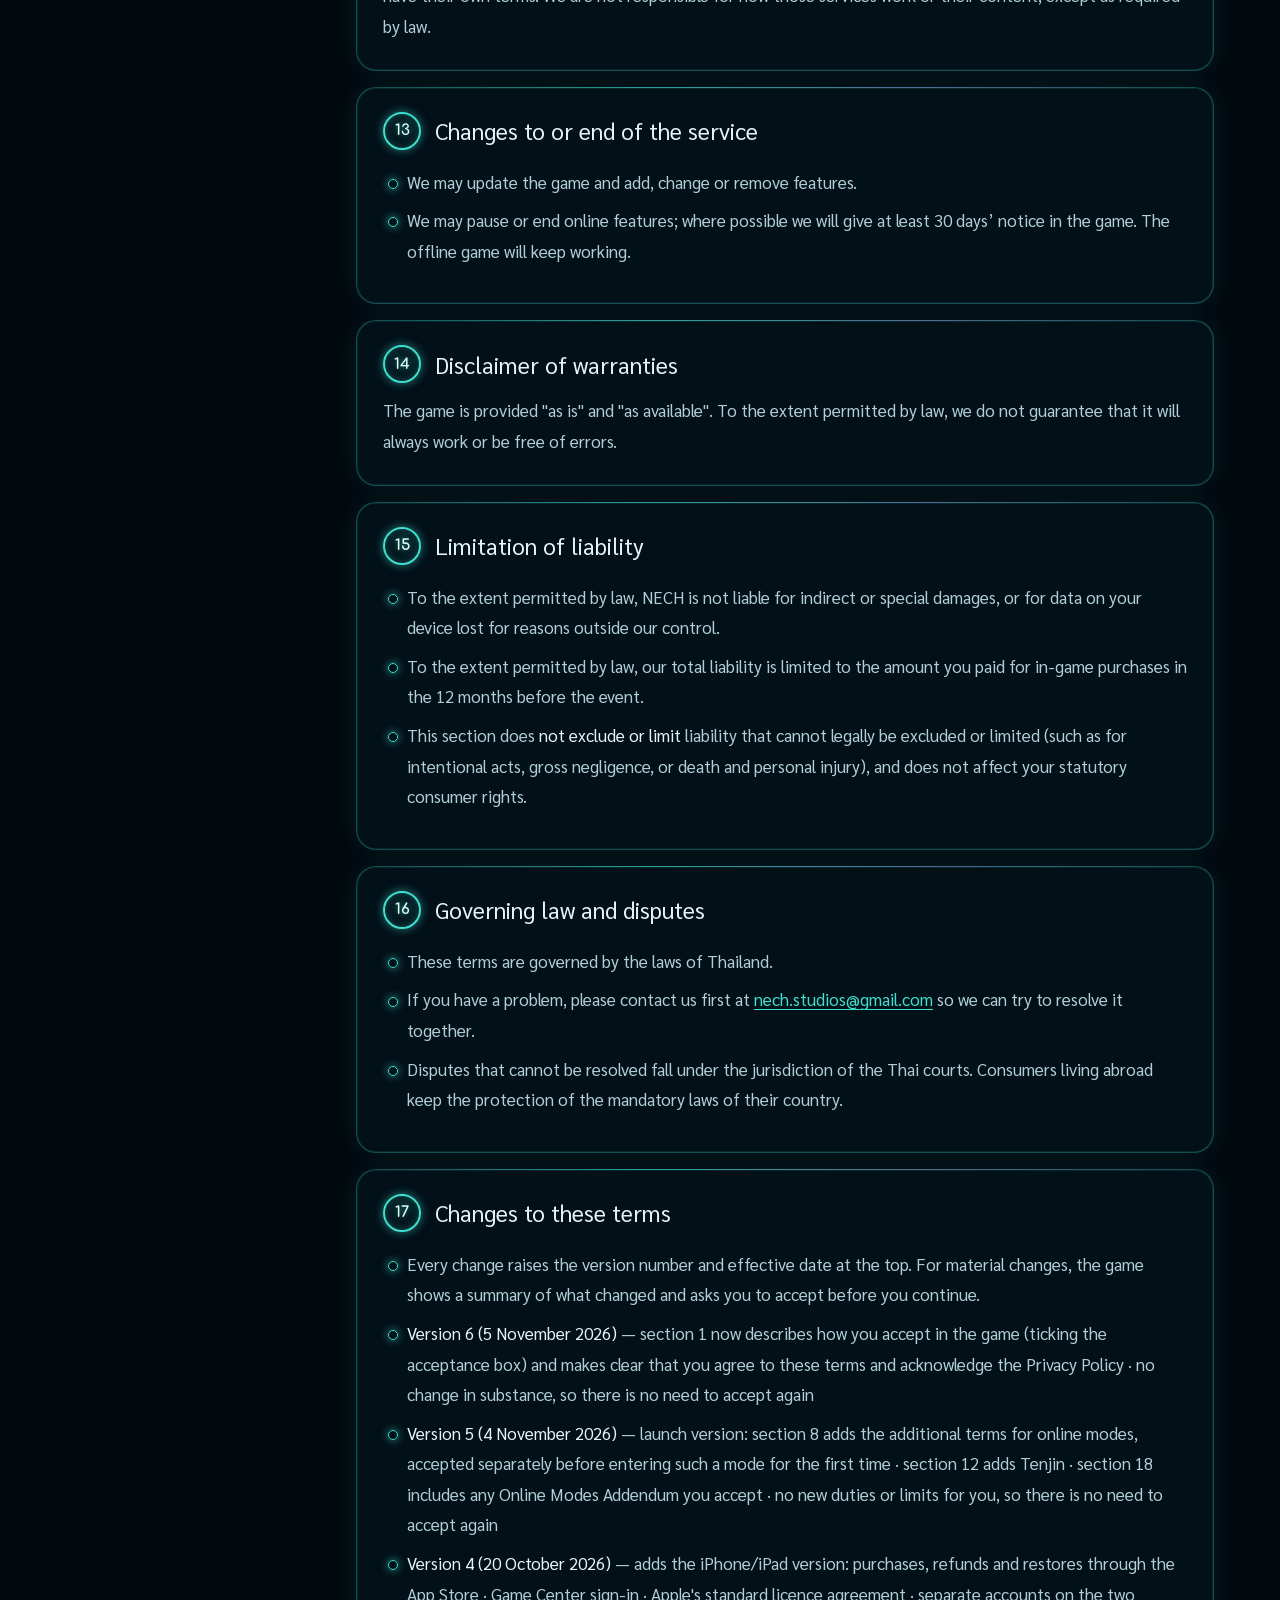
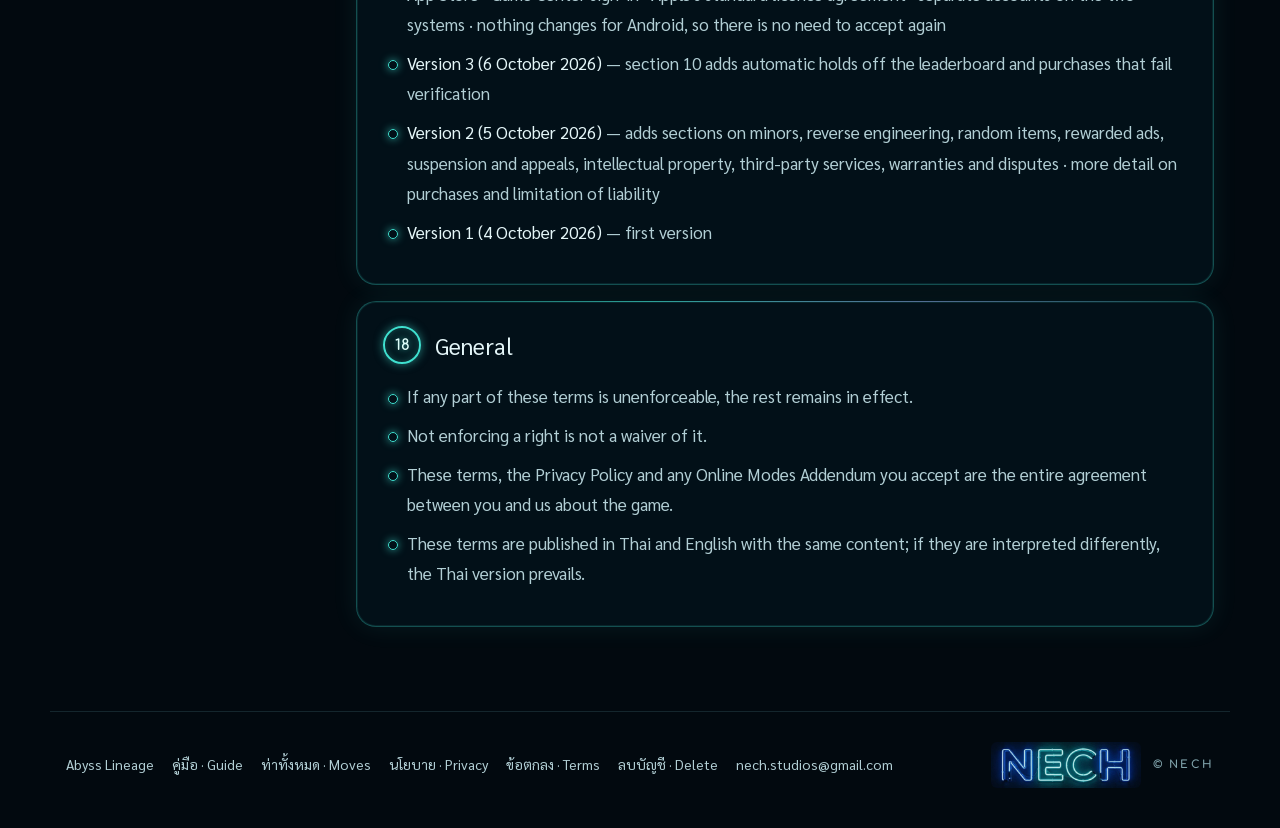
<file: terms.html>
<!doctype html>
<html lang="th">
<head>
<meta charset="utf-8">
<meta name="viewport" content="width=device-width, initial-scale=1, viewport-fit=cover">
<title>Abyss Lineage — ข้อตกลงการใช้งาน / Terms of Use</title>
<meta name="description" content="Terms of use of Abyss Lineage, a game by NECH. ข้อตกลงการใช้งานเกม Abyss Lineage โดย NECH">
<meta name="theme-color" content="#030B12">
<link rel="icon" href="assets/icon-32.png" sizes="32x32">
<link rel="apple-touch-icon" href="assets/icon-192.png">
<link rel="stylesheet" href="site.css">
</head>
<body>
<a class="skip" href="#doc">ข้ามไปเนื้อหา / Skip to content</a>
<div class="sea" aria-hidden="true"></div>
<header class="top">
  <a class="brand" href="./"><img src="assets/icon-192.png" alt="" width="44" height="44"><span><b>Abyss Lineage</b><small>NECH</small></span></a>
  <nav class="docs" aria-label="เอกสาร / Documents"><a href="guide.html">คู่มือ · Guide</a><a href="skills.html">ท่าทั้งหมด · Moves</a><a href="privacy.html">นโยบาย · Privacy</a><a href="terms.html" aria-current="page">ข้อตกลง · Terms</a><a href="delete-account.html">ลบบัญชี · Delete</a></nav>
  <nav class="lang" aria-label="ภาษา / Language"><a href="#th" lang="th" data-lang="th" aria-pressed="false">ไทย</a><a href="#en" lang="en" data-lang="en" aria-pressed="false">English</a></nav>
</header>
<main class="doc" id="doc">
<!-- ต้นฉบับ: docs/site/terms.html ใน repo เกม · เลขฉบับต้องตรงกับ Core/Legal.cs (TermsVersion) — SelfCheck เทียบให้ · ฉบับที่ 3 · 6 ต.ค. 69 (เพิ่มการพักผลอัตโนมัติ + ตรวจใบเสร็จ) · ฉบับที่ 4 · 20 ต.ค. 69 (เพิ่มรุ่น iPhone/iPad — App Store · Game Center · EULA มาตรฐานของ Apple · ไม่เปลี่ยนสาระสำหรับ Android ไม่ต้องยอมรับใหม่) · ฉบับที่ 5 · ร่าง 29 ต.ค. 69 รุ่นเปิดร้าน 1.1.N (รีวิวกฎหมายรอบสาม docs/wiki/store/legal/review.html — อ้างส่วนเสริมโหมดออนไลน์ · Tenjin ในข้อ 12 (รอบสี่ 30 ต.ค. 69: ตัด Firebase — เจ้าของเลือก Tenjin อย่างเดียว) · ข้อ 18 รวมส่วนเสริม · ไม่เปลี่ยนสาระ ไม่ต้องยอมรับใหม่) · ฉบับที่ 6 · 5 พ.ย. 69 (ข้อ 1 วิธียอมรับตรงกับในเกม — ติ๊กช่องยอมรับ · ยอมรับข้อตกลง แต่รับทราบนโยบาย (ประกาศตาม PDPA ม.23) · รีวิวกฎหมายรอบหก docs/wiki/store/legal/review.html#round6 · ไม่เปลี่ยนสาระ ไม่ต้องยอมรับใหม่) · วันมีผลต้องตรง Core/Legal.cs (TermsEffectiveTh/En) -->

<section id="th" lang="th">
<div class="hero">
<div class="hero-rays" aria-hidden="true"><i></i><i></i><i></i><i></i><i></i></div>
<p class="kicker">Abyss Lineage · TERMS OF USE</p>
<h1>ข้อตกลงการใช้งาน — Abyss Lineage</h1>
<ul class="chips"><li>ฉบับที่ 6</li><li>มีผลตั้งแต่ 5 พฤศจิกายน 2569</li><li>ผู้พัฒนา: NECH (อิสเรศร์ สำรวยรื่น)</li><li>ติดต่อ: <a href="mailto:nech.studios@gmail.com">nech.studios@gmail.com</a></li></ul>
</div>
<nav class="toc" aria-label="สารบัญ"><details open><summary>สารบัญ</summary><ol><li><a href="#th-1"><span class="n">1</span><span>การยอมรับและผู้ให้บริการ</span></a></li><li><a href="#th-2"><span class="n">2</span><span>อายุและผู้เยาว์</span></a></li><li><a href="#th-3"><span class="n">3</span><span>สิทธิในการใช้เกม</span></a></li><li><a href="#th-4"><span class="n">4</span><span>ของในเกมและเงินในเกม</span></a></li><li><a href="#th-5"><span class="n">5</span><span>การซื้อด้วยเงินจริงและการคืนเงิน</span></a></li><li><a href="#th-6"><span class="n">6</span><span>ของสุ่ม</span></a></li><li><a href="#th-7"><span class="n">7</span><span>โฆษณาแบบให้รางวัล</span></a></li><li><a href="#th-8"><span class="n">8</span><span>ระบบออนไลน์ (ทางเลือก)</span></a></li><li><a href="#th-9"><span class="n">9</span><span>สิ่งที่ห้ามทำ</span></a></li><li><a href="#th-10"><span class="n">10</span><span>การระงับและการยุติ</span></a></li><li><a href="#th-11"><span class="n">11</span><span>ทรัพย์สินทางปัญญา</span></a></li><li><a href="#th-12"><span class="n">12</span><span>บริการของบุคคลอื่น</span></a></li><li><a href="#th-13"><span class="n">13</span><span>การเปลี่ยนแปลงหรือยุติบริการ</span></a></li><li><a href="#th-14"><span class="n">14</span><span>การปฏิเสธการรับประกัน</span></a></li><li><a href="#th-15"><span class="n">15</span><span>ข้อจำกัดความรับผิด</span></a></li><li><a href="#th-16"><span class="n">16</span><span>กฎหมายที่ใช้และการระงับข้อพิพาท</span></a></li><li><a href="#th-17"><span class="n">17</span><span>การแก้ไขข้อตกลง</span></a></li><li><a href="#th-18"><span class="n">18</span><span>ข้อกำหนดทั่วไป</span></a></li></ol></details></nav>
<div class="note">
  <p><b>สรุปสั้น ๆ</b> — ของในเกมไม่มีมูลค่าเป็นเงินจริง · ซื้อผ่านร้านของเครื่อง (Google Play หรือ App Store) และคืนเงินตามนโยบายของร้านนั้น · อัตราของสุ่มดูได้ก่อนซื้อเสมอ · ห้ามโกงหรือดัดแปลงเกม · ระบบออนไลน์เป็นทางเลือก อายุ 13 ปีขึ้นไป · อยู่ภายใต้กฎหมายไทย</p>
</div>
<section class="card" id="th-1">
<h2><span class="num">1</span><span>การยอมรับและผู้ให้บริการ</span></h2>
<p>ข้อตกลงนี้เป็นข้อตกลงระหว่างคุณกับ <b>NECH</b> ผู้พัฒนาเกม <b>Abyss Lineage</b> ซึ่งดำเนินการโดย <b>อิสเรศร์ สำรวยรื่น</b> (บุคคลธรรมดา) · เมื่อติ๊กช่องยอมรับในเกม หมายความว่าคุณยอมรับข้อตกลงนี้ และรับทราบ<a href="privacy.html#th">นโยบายความเป็นส่วนตัว</a> · ถ้าไม่ยอมรับ โปรดอย่าใช้เกม · ติดต่อ: <a href="mailto:nech.studios@gmail.com">nech.studios@gmail.com</a></p>
<p>ถ้าคุณได้เกมจาก App Store: <a href="https://www.apple.com/legal/internet-services/itunes/dev/stdeula/">สัญญาอนุญาตใช้งานมาตรฐานของ Apple (Licensed Application End User License Agreement)</a> ใช้บังคับด้วย · ข้อตกลงนี้เป็นข้อตกลงระหว่างคุณกับ NECH เท่านั้น ไม่ใช่กับ Apple — Apple ไม่ต้องรับผิดชอบต่อตัวเกม เนื้อหา หรือการดูแลเกม</p>
</section>
<section class="card" id="th-2">
<h2><span class="num">2</span><span>อายุและผู้เยาว์</span></h2>
<ul>
  <li>ระบบออนไลน์ใช้ได้เฉพาะผู้ที่มีอายุ 13 ปีขึ้นไป</li>
  <li>ถ้าคุณยังไม่บรรลุนิติภาวะตามกฎหมายของประเทศที่คุณอยู่ (ประเทศไทยคือ 20 ปี) ผู้ปกครองต้องอ่านและยอมรับข้อตกลงนี้แทนหรือร่วมกับคุณ และต้องอนุญาตก่อนการซื้อด้วยเงินจริง</li>
  <li>ผู้ปกครองตั้งการอนุมัติการซื้อได้ผ่าน Google Play (เช่น Family Link หรือการยืนยันตัวตนก่อนซื้อ) หรือผ่าน Apple (เช่น ขออนุญาตซื้อ (Ask to Buy) ในการแชร์กันในครอบครัว และเวลาหน้าจอ)</li>
</ul>
</section>
<section class="card" id="th-3">
<h2><span class="num">3</span><span>สิทธิในการใช้เกม</span></h2>
<p>NECH ให้สิทธิคุณใช้เกมเพื่อความบันเทิงส่วนตัว ไม่ใช่เชิงพาณิชย์ เป็นสิทธิที่ไม่ผูกขาด โอนให้ผู้อื่นไม่ได้ และเพิกถอนได้ตามข้อ 10 · คุณ<b>ห้าม</b>:</p>
<ul>
  <li>คัดลอก แก้ไข แกะโค้ด (decompile/reverse engineer) หรือสร้างงานดัดแปลงจากเกม เว้นแต่กฎหมายอนุญาตโดยชัดแจ้ง</li>
  <li>นำภาพ เสียง หรือเนื้อหาของเกมไปใช้เชิงพาณิชย์ หรือแจกจ่ายตัวเกมนอกช่องทางที่เราเผยแพร่</li>
  <li>ใช้เกมในทางที่ผิดกฎหมาย</li>
</ul>
</section>
<section class="card" id="th-4">
<h2><span class="num">4</span><span>ของในเกมและเงินในเกม</span></h2>
<ul>
  <li>เงินในเกม (เหรียญ สารพันธุกรรม ไข่มุกเหว) ปลา ไอเทม และของตกแต่งทั้งหมด เป็น<b>สิทธิใช้งานภายในเกม</b> ไม่ใช่ทรัพย์สินของคุณ <b>ไม่มีมูลค่าเป็นเงินจริง</b> แลกคืนเป็นเงิน โอน หรือขายนอกเกมไม่ได้</li>
  <li>เราอาจปรับสมดุลของเกม เช่น ราคา อัตรา หรือความสามารถของไอเทม เพื่อให้เกมสนุกและยุติธรรม</li>
  <li>ของประจำฤดูหรือของจำกัดเวลาใช้ได้ตามช่วงเวลาที่แสดงในเกม</li>
  <li>ถ้าเล่นแบบผู้เยี่ยมชม เซฟและของทั้งหมดอยู่ในเครื่อง — ลบแอปหรือเปลี่ยนเครื่องแล้วอาจหายและกู้คืนไม่ได้ · เปิดระบบออนไลน์เพื่อเก็บเซฟไว้บนคลาวด์</li>
</ul>
</section>
<section class="card" id="th-5">
<h2><span class="num">5</span><span>การซื้อด้วยเงินจริงและการคืนเงิน</span></h2>
<ul>
  <li>การซื้อทั้งหมดทำผ่านร้านของเครื่องคุณ — Google Play (Android) หรือ App Store (iPhone/iPad) — ตามราคาที่ร้านแสดง (รวมภาษีตามที่ร้านแสดง) และอยู่ภายใต้<a href="https://play.google.com/about/play-terms/">ข้อกำหนดของ Google Play</a> หรือ<a href="https://www.apple.com/legal/internet-services/itunes/">ข้อกำหนดของ Apple Media Services</a></li>
  <li>ของที่ซื้อจะมอบให้ทันทีหลังชำระเงินสำเร็จ · ถ้าไม่ได้รับ ติดต่อเราพร้อมรหัสคำสั่งซื้อ (GPA.… ของ Google Play หรือรหัสคำสั่งซื้อในใบเสร็จจาก Apple)</li>
  <li>การคืนเงินเป็นไปตาม<a href="https://support.google.com/googleplay/answer/2479637">นโยบายการคืนเงินของ Google Play</a> หรือของ Apple (ขอคืนเงินที่ <a href="https://reportaproblem.apple.com">reportaproblem.apple.com</a>) และกฎหมายคุ้มครองผู้บริโภคที่ใช้บังคับ · ของที่ใช้ไปแล้วอาจถูกหักคืนจากเซฟเมื่อได้รับเงินคืน</li>
  <li>สำหรับผู้บริโภคที่มีสิทธิยกเลิกสัญญาตามกฎหมาย (เช่น ในสหภาพยุโรป) — เนื้อหาดิจิทัลมอบให้ทันทีหลังซื้อ เมื่อเริ่มมอบแล้วสิทธิยกเลิกจะสิ้นสุดลงเท่าที่กฎหมายอนุญาต</li>
  <li>ของที่ซื้อครั้งเดียว (เช่น "ปิดโฆษณาถาวร") กู้คืนได้ผ่านร้าน — Android คืนให้เองตอนเปิดเกม · iPhone/iPad กดปุ่ม "กู้คืนการซื้อ" ในหน้าร้านหรือหน้าตั้งค่า · ของใช้แล้วหมด (เช่น ไข่มุก) กู้คืนได้เฉพาะเมื่อเซฟยังอยู่ (ในเครื่องหรือบนคลาวด์)</li>
</ul>
</section>
<section class="card" id="th-6">
<h2><span class="num">6</span><span>ของสุ่ม</span></h2>
<ul>
  <li>ไข่และห้องสุ่มให้ของแบบสุ่ม · <b>อัตราการออกแสดงในเกมก่อนซื้อเสมอ</b> — ปุ่ม "ดูอัตราการออก" ในห้องสุ่ม และปุ่ม "อัตรา" บนสินค้าที่มีไข่</li>
  <li>ผลแต่ละครั้งเป็นอิสระต่อกัน เว้นแต่มีกติการับประกันที่แสดงในเกม (เช่น เพดานรับประกัน)</li>
  <li>ของที่ได้จากการสุ่มอยู่ภายใต้ข้อ 4 — ไม่มีมูลค่าเป็นเงินจริง</li>
</ul>
</section>
<section class="card" id="th-7">
<h2><span class="num">7</span><span>โฆษณาแบบให้รางวัล</span></h2>
<ul>
  <li>การดูโฆษณาเป็นทางเลือกของคุณเสมอ · รางวัลมอบเมื่อดูโฆษณาจนจบตามที่ Google แจ้งผล</li>
  <li>จำนวนโฆษณาต่อวันมีเพดานตามที่แสดงในเกม · บางครั้งอาจไม่มีโฆษณาให้ดู ซึ่งไม่ใช่ความผิดพลาดของเกม</li>
</ul>
</section>
<section class="card" id="th-8">
<h2><span class="num">8</span><span>ระบบออนไลน์ (ทางเลือก)</span></h2>
<ul>
  <li>ต้องอายุ 13 ปีขึ้นไปและเข้าสู่ระบบด้วย Google Play Games (Android) หรือ Game Center (iPhone/iPad) · หนึ่งบัญชีต่อหนึ่งคน · ดูแลการเข้าถึงบัญชี Google หรือ Apple ของคุณเอง · บัญชีและเซฟของสองระบบแยกกัน ย้ายข้ามกันไม่ได้</li>
  <li>ชื่อที่ผู้เล่นอื่นเห็นคือชื่อในโปรไฟล์ Google Play Games หรือชื่อเล่น Game Center ของคุณ (ตั้งตามกติกาของผู้ให้บริการนั้น) · ซ่อนชื่อได้ในหน้าตั้งค่า · ชื่อที่ไม่เหมาะสมรายงานได้จากหน้าอันดับ</li>
  <li>คะแนนศึกชิงความลึกถูกเซิร์ฟเวอร์ตรวจซ้ำ — คะแนนที่ไม่ตรงกับการเล่นจริงจะไม่ขึ้นอันดับ</li>
  <li>เราอาจรีเซ็ตฤดูกาล ปรับกติกา หรือแก้อันดับที่ผิดพลาดเพื่อความยุติธรรม</li>
  <li>ระบบออนไลน์ให้บริการตามที่เป็นอยู่ อาจหยุดชั่วคราวเพื่อดูแลระบบ · ปิดหรือลบบัญชีได้ทุกเมื่อในหน้าตั้งค่า</li>
  <li><b>ข้อตกลงเพิ่มเติมของโหมดออนไลน์</b> — โหมดที่เล่นร่วมหรือแข่งกับผู้เล่นอื่น (เช่น ศึกชิงความลึกและอันดับ) มีข้อตกลงและนโยบายเพิ่มเติม (ส่วนเสริมโหมดออนไลน์) ที่เกมแสดงให้คุณอ่านและกดยอมรับก่อนเข้าโหมดนั้นครั้งแรก · ส่วนเสริมใช้ร่วมกับข้อตกลงนี้ และถ้าขัดกันในเรื่องของโหมดนั้น ให้ใช้ส่วนเสริม · ถ้าไม่ยอมรับ คุณยังเล่นส่วนอื่นของเกมได้ตามปกติ</li>
</ul>
</section>
<section class="card" id="th-9">
<h2><span class="num">9</span><span>สิ่งที่ห้ามทำ</span></h2>
<ul>
  <li>โกง แก้ไขหรือดัดแปลงตัวเกมหรือเซฟ ใช้โปรแกรมช่วยเล่น บอท มาโคร หรือสคริปต์อัตโนมัติ</li>
  <li>ใช้ช่องโหว่ของเกมเพื่อได้เปรียบ (พบช่องโหว่ โปรดแจ้งเรา)</li>
  <li>ใช้หลายบัญชีหรือร่วมมือกันเพื่อปั่นอันดับ</li>
  <li>ซื้อ ขาย หรือแลกเปลี่ยนบัญชีและของในเกมนอกเกม</li>
  <li>แอบอ้างเป็นผู้อื่น คุกคามผู้เล่นอื่น หรือรายงานเท็จ</li>
  <li>รบกวน โจมตี หรือพยายามเข้าถึงเซิร์ฟเวอร์และข้อมูลของผู้อื่นโดยไม่ได้รับอนุญาต</li>
</ul>
</section>
<section class="card" id="th-10">
<h2><span class="num">10</span><span>การระงับและการยุติ</span></h2>
<ul>
  <li>ถ้าคุณฝ่าฝืนข้อตกลงนี้ เราอาจลบคะแนน ซ่อนคุณจากอันดับ หรือระงับระบบออนไลน์ของบัญชีนั้น ตามความร้ายแรง · เราจะแจ้งเหตุผลเมื่อทำได้ · เกมคนเดียวในเครื่องยังเล่นได้</li>
  <li>เกมตรวจความผิดปกติของเซฟ เครื่อง และการกดโดยอัตโนมัติ — ถ้าสัญญาณถึงเกณฑ์ ผลศึกชิงความลึกจะถูกพักไว้ไม่ขึ้นอันดับ 30 วันนับจากสัญญาณล่าสุด โดยไม่แบนและไม่ลบของ (รายละเอียดในส่วนเสริมโหมดออนไลน์ และ<a href="privacy.html#th-6">นโยบายความเป็นส่วนตัว หัวข้อ 6</a>) · การซื้อที่ร้าน (Google Play หรือ App Store) ยืนยันว่าไม่ถูกต้องจะไม่ได้รับของ</li>
  <li>ถ้าคิดว่าถูกระงับโดยไม่ถูกต้อง แจ้งที่ <a href="mailto:nech.studios@gmail.com">nech.studios@gmail.com</a> เพื่อให้คนตรวจทาน</li>
  <li>คุณเลิกใช้เกมได้ทุกเมื่อ โดยลบแอปหรือลบบัญชี (ดู<a href="delete-account.html#th">หน้าขอลบบัญชี</a>)</li>
  <li>ข้อที่โดยสภาพต้องมีผลต่อ (เช่น ข้อ 4 ข้อ 11 และข้อ 14–16) ยังมีผลหลังข้อตกลงสิ้นสุด</li>
</ul>
</section>
<section class="card" id="th-11">
<h2><span class="num">11</span><span>ทรัพย์สินทางปัญญา</span></h2>
<ul>
  <li>ตัวเกม ภาพ เสียง ดนตรี ชื่อ และเครื่องหมายทั้งหมดเป็นของ NECH หรือผู้อนุญาต · ฟอนต์ใช้ตามสัญญาอนุญาต SIL Open Font License</li>
  <li>ถ้าคุณส่งความเห็นหรือข้อเสนอแนะ เราอาจนำไปปรับปรุงเกมได้โดยไม่ต้องจ่ายค่าตอบแทน</li>
</ul>
</section>
<section class="card" id="th-12">
<h2><span class="num">12</span><span>บริการของบุคคลอื่น</span></h2>
<p>เกมใช้บริการของ Google (Google Play, Google Play Games, AdMob, Google Forms) · Apple (App Store, Game Center) · Unity (Unity Gaming Services) และ Tenjin (วัดผลโฆษณา เมื่อคุณยินยอม) ซึ่งมีข้อกำหนดของตนเอง · เราไม่รับผิดชอบต่อการทำงานหรือเนื้อหาของบริการเหล่านั้น เว้นแต่กฎหมายกำหนด</p>
</section>
<section class="card" id="th-13">
<h2><span class="num">13</span><span>การเปลี่ยนแปลงหรือยุติบริการ</span></h2>
<ul>
  <li>เราอาจอัปเดตเกม เพิ่ม เปลี่ยน หรือนำฟีเจอร์ออก</li>
  <li>เราอาจพักหรือยุติระบบออนไลน์ โดยจะแจ้งในเกมล่วงหน้าอย่างน้อย 30 วันเมื่อทำได้ · เกมคนเดียวในเครื่องยังเล่นได้ต่อ</li>
</ul>
</section>
<section class="card" id="th-14">
<h2><span class="num">14</span><span>การปฏิเสธการรับประกัน</span></h2>
<p>เกมให้บริการ "ตามสภาพ" และ "ตามที่มี" · เท่าที่กฎหมายอนุญาต เราไม่รับประกันว่าเกมจะทำงานได้ตลอดเวลาหรือปราศจากข้อผิดพลาด</p>
</section>
<section class="card" id="th-15">
<h2><span class="num">15</span><span>ข้อจำกัดความรับผิด</span></h2>
<ul>
  <li>เท่าที่กฎหมายอนุญาต NECH ไม่รับผิดต่อความเสียหายทางอ้อม ความเสียหายพิเศษ หรือข้อมูลในเครื่องที่สูญหายจากเหตุที่อยู่นอกการควบคุมของเรา</li>
  <li>เท่าที่กฎหมายอนุญาต ความรับผิดรวมของเราจำกัดไม่เกินจำนวนเงินที่คุณจ่ายซื้อของในเกมในช่วง 12 เดือนก่อนเกิดเหตุ</li>
  <li>ข้อนี้<b>ไม่ตัดหรือจำกัด</b>ความรับผิดที่กฎหมายห้ามตัดหรือจำกัด (เช่น จากการกระทำโดยจงใจหรือประมาทเลินเล่ออย่างร้ายแรง หรือความเสียหายต่อชีวิตและร่างกาย) และไม่ตัดสิทธิของผู้บริโภคที่กฎหมายคุ้มครองไว้</li>
</ul>
</section>
<section class="card" id="th-16">
<h2><span class="num">16</span><span>กฎหมายที่ใช้และการระงับข้อพิพาท</span></h2>
<ul>
  <li>ข้อตกลงนี้อยู่ภายใต้กฎหมายไทย</li>
  <li>ถ้ามีปัญหา กรุณาติดต่อเราก่อนที่ <a href="mailto:nech.studios@gmail.com">nech.studios@gmail.com</a> เพื่อหาทางแก้ร่วมกัน</li>
  <li>ข้อพิพาทที่ตกลงกันไม่ได้อยู่ในอำนาจศาลไทย · ผู้บริโภคที่อยู่ต่างประเทศยังได้รับความคุ้มครองตามกฎหมายบังคับของประเทศที่ตนอยู่</li>
</ul>
</section>
<section class="card" id="th-17">
<h2><span class="num">17</span><span>การแก้ไขข้อตกลง</span></h2>
<ul>
  <li>ทุกครั้งที่แก้ เราขึ้นเลขฉบับและวันที่มีผลด้านบน · ถ้าเปลี่ยนสาระสำคัญ เกมจะแสดงสรุปสิ่งที่เปลี่ยนและให้คุณกดยอมรับก่อนเล่นต่อ</li>
  <li><b>ฉบับที่ 6 (5 พ.ย. 2569)</b> — ข้อ 1 เขียนวิธียอมรับให้ตรงกับในเกม (ติ๊กช่องยอมรับ) และแยกให้ชัดว่าคุณยอมรับข้อตกลงนี้ ส่วนนโยบายความเป็นส่วนตัวคือการรับทราบ · ไม่เปลี่ยนสาระ จึงไม่ต้องกดยอมรับใหม่</li>
  <li><b>ฉบับที่ 5 (4 พ.ย. 2569)</b> — รุ่นเปิดให้บริการ: ข้อ 8 เพิ่มข้อตกลงเพิ่มเติมของโหมดออนไลน์ ซึ่งยอมรับแยกก่อนเข้าโหมดครั้งแรก · ข้อ 12 เพิ่ม Tenjin · ข้อ 18 รวมส่วนเสริมโหมดออนไลน์ที่คุณยอมรับ · ไม่เพิ่มหน้าที่หรือข้อจำกัดใหม่ให้คุณ จึงไม่ต้องกดยอมรับใหม่</li>
  <li><b>ฉบับที่ 4 (20 ต.ค. 2569)</b> — เพิ่มรุ่น iPhone/iPad: การซื้อ คืนเงิน และกู้คืนผ่าน App Store · เข้าสู่ระบบด้วย Game Center · สัญญาอนุญาตมาตรฐานของ Apple · บัญชีสองระบบแยกกัน · ข้อสำหรับ Android ไม่เปลี่ยน จึงไม่ต้องกดยอมรับใหม่</li>
  <li><b>ฉบับที่ 3 (6 ต.ค. 2569)</b> — ข้อ 10 เพิ่มการพักผลจากอันดับโดยอัตโนมัติ และการซื้อที่ตรวจไม่ผ่าน</li>
  <li><b>ฉบับที่ 2 (5 ต.ค. 2569)</b> — เพิ่มข้อผู้เยาว์ ข้อห้ามแกะโค้ด ของสุ่ม โฆษณาแบบให้รางวัล การระงับและการโต้แย้ง ทรัพย์สินทางปัญญา บริการของบุคคลอื่น การปฏิเสธการรับประกัน และการระงับข้อพิพาท · การซื้อและข้อจำกัดความรับผิดละเอียดขึ้น</li>
  <li><b>ฉบับที่ 1 (4 ต.ค. 2569)</b> — ฉบับแรก</li>
</ul>
</section>
<section class="card" id="th-18">
<h2><span class="num">18</span><span>ข้อกำหนดทั่วไป</span></h2>
<ul>
  <li>ถ้าข้อใดใช้บังคับไม่ได้ ข้ออื่นยังมีผล</li>
  <li>การที่เราไม่ใช้สิทธิตามข้อใดไม่ถือว่าสละสิทธินั้น</li>
  <li>ข้อตกลงนี้ นโยบายความเป็นส่วนตัว และส่วนเสริมโหมดออนไลน์ที่คุณยอมรับ (ถ้ามี) เป็นข้อตกลงทั้งหมดระหว่างคุณกับเราเกี่ยวกับเกม</li>
  <li>ข้อตกลงนี้มีทั้งภาษาไทยและภาษาอังกฤษ เนื้อหาตรงกัน หากตีความต่างกันให้ถือฉบับภาษาไทย</li>
</ul>
</section>
</section>

<section id="en" lang="en">
<div class="hero">
<div class="hero-rays" aria-hidden="true"><i></i><i></i><i></i><i></i><i></i></div>
<p class="kicker">Abyss Lineage · TERMS OF USE</p>
<h1>Terms of Use — Abyss Lineage</h1>
<ul class="chips"><li>Version 6</li><li>Effective 5 November 2026</li><li>Developer: NECH (Isares Samruayruen)</li><li>Contact: <a href="mailto:nech.studios@gmail.com">nech.studios@gmail.com</a></li></ul>
</div>
<nav class="toc" aria-label="Contents"><details open><summary>Contents</summary><ol><li><a href="#en-1"><span class="n">1</span><span>Acceptance and provider</span></a></li><li><a href="#en-2"><span class="n">2</span><span>Age and minors</span></a></li><li><a href="#en-3"><span class="n">3</span><span>Your licence to use the game</span></a></li><li><a href="#en-4"><span class="n">4</span><span>In-game items and currency</span></a></li><li><a href="#en-5"><span class="n">5</span><span>Real-money purchases and refunds</span></a></li><li><a href="#en-6"><span class="n">6</span><span>Random items</span></a></li><li><a href="#en-7"><span class="n">7</span><span>Rewarded ads</span></a></li><li><a href="#en-8"><span class="n">8</span><span>Online features (optional)</span></a></li><li><a href="#en-9"><span class="n">9</span><span>What you must not do</span></a></li><li><a href="#en-10"><span class="n">10</span><span>Suspension and termination</span></a></li><li><a href="#en-11"><span class="n">11</span><span>Intellectual property</span></a></li><li><a href="#en-12"><span class="n">12</span><span>Third-party services</span></a></li><li><a href="#en-13"><span class="n">13</span><span>Changes to or end of the service</span></a></li><li><a href="#en-14"><span class="n">14</span><span>Disclaimer of warranties</span></a></li><li><a href="#en-15"><span class="n">15</span><span>Limitation of liability</span></a></li><li><a href="#en-16"><span class="n">16</span><span>Governing law and disputes</span></a></li><li><a href="#en-17"><span class="n">17</span><span>Changes to these terms</span></a></li><li><a href="#en-18"><span class="n">18</span><span>General</span></a></li></ol></details></nav>
<div class="note">
  <p><b>In short</b> — in-game items have no real-money value · purchases go through your device's store (Google Play or the App Store) and refunds follow that store's policies · random-item odds are always shown before you buy · no cheating or modding · online features are optional, ages 13+ · governed by Thai law.</p>
</div>
<section class="card" id="en-1">
<h2><span class="num">1</span><span>Acceptance and provider</span></h2>
<p>These terms are an agreement between you and <b>NECH</b>, the developer of <b>Abyss Lineage</b>, operated by <b>Isares Samruayruen</b>, an individual. By ticking the acceptance box in the game you agree to these terms and acknowledge the <a href="privacy.html#en">Privacy Policy</a>. If you do not agree, please do not use the game. Contact: <a href="mailto:nech.studios@gmail.com">nech.studios@gmail.com</a></p>
<p>If you got the game from the App Store, Apple's <a href="https://www.apple.com/legal/internet-services/itunes/dev/stdeula/">Licensed Application End User License Agreement</a> also applies. These terms are between you and NECH only, not with Apple — Apple is not responsible for the game, its content or its support.</p>
</section>
<section class="card" id="en-2">
<h2><span class="num">2</span><span>Age and minors</span></h2>
<ul>
  <li>Online features are available only to people aged 13 and over.</li>
  <li>If you are under the age of majority where you live (20 in Thailand), a parent or guardian must read and accept these terms for you or with you, and must approve any real-money purchase.</li>
  <li>Parents can require purchase approval through Google Play (e.g. Family Link or authentication before purchase) or through Apple (e.g. Ask to Buy in Family Sharing, and Screen Time).</li>
</ul>
</section>
<section class="card" id="en-3">
<h2><span class="num">3</span><span>Your licence to use the game</span></h2>
<p>NECH grants you a personal, non-commercial, non-exclusive, non-transferable licence to use the game, which may be revoked under section 10. You must <b>not</b>:</p>
<ul>
  <li>copy, modify, decompile, reverse engineer or create derivative works from the game, except where the law expressly allows it</li>
  <li>use the game’s art, sound or content commercially, or distribute the game outside the channels where we publish it</li>
  <li>use the game for anything unlawful</li>
</ul>
</section>
<section class="card" id="en-4">
<h2><span class="num">4</span><span>In-game items and currency</span></h2>
<ul>
  <li>In-game currency (coins, genetic material, abyss pearls), fish, items and decorations are a <b>licence to use within the game</b>, not your property. They <b>have no real-money value</b> and cannot be cashed out, transferred or sold outside the game.</li>
  <li>We may rebalance the game — for example prices, rates or item abilities — to keep it fun and fair.</li>
  <li>Seasonal or limited-time items are available for the period shown in the game.</li>
  <li>If you play as a guest, your save and items live on your device — uninstalling or changing devices may lose them permanently. Turn on online features to keep your save in the cloud.</li>
</ul>
</section>
<section class="card" id="en-5">
<h2><span class="num">5</span><span>Real-money purchases and refunds</span></h2>
<ul>
  <li>All purchases are made through your device's store — Google Play (Android) or the App Store (iPhone/iPad) — at the price the store shows (including taxes as shown by the store) and are subject to the <a href="https://play.google.com/about/play-terms/">Google Play Terms of Service</a> or the <a href="https://www.apple.com/legal/internet-services/itunes/">Apple Media Services Terms and Conditions</a>.</li>
  <li>Items are delivered as soon as payment succeeds. If you did not receive an item, contact us with the order ID (GPA.…).</li>
  <li>Refunds follow the <a href="https://support.google.com/googleplay/answer/2479637">Google Play refund policies</a> or Apple's (request one at <a href="https://reportaproblem.apple.com">reportaproblem.apple.com</a>) and applicable consumer law. Items you already used may be removed from your save when a refund is granted.</li>
  <li>For consumers with a legal right of withdrawal (for example in the EU): digital content is supplied immediately after purchase, and once supply begins the right of withdrawal ends to the extent the law allows.</li>
  <li>One-time purchases (such as "Remove ads forever") can be restored through the store — on Android they come back by themselves when the game opens; on iPhone/iPad tap "Restore purchases" in the shop or in Settings. Consumable items (such as pearls) can be restored only while your save still exists (on your device or in the cloud).</li>
</ul>
</section>
<section class="card" id="en-6">
<h2><span class="num">6</span><span>Random items</span></h2>
<ul>
  <li>Eggs and the gacha room give random items. <b>The odds are always shown in the game before you buy</b> — the "View drop rates" button in the gacha room and the "Rates" button on products containing eggs.</li>
  <li>Each draw is independent unless a guarantee shown in the game applies (such as a pity limit).</li>
  <li>Items from random draws fall under section 4 — they have no real-money value.</li>
</ul>
</section>
<section class="card" id="en-7">
<h2><span class="num">7</span><span>Rewarded ads</span></h2>
<ul>
  <li>Watching an ad is always your choice. Rewards are granted when the ad is watched to the end, as reported by Google.</li>
  <li>There is a daily limit shown in the game, and sometimes no ad is available — this is not a fault of the game.</li>
</ul>
</section>
<section class="card" id="en-8">
<h2><span class="num">8</span><span>Online features (optional)</span></h2>
<ul>
  <li>You must be 13 or over and sign in with Google Play Games (Android) or Game Center (iPhone/iPad). One account per person. You are responsible for access to your Google or Apple account. Accounts and saves on the two systems are separate and cannot be moved between them.</li>
  <li>The name other players see is the name in your Google Play Games profile or your Game Center nickname (set under that service's rules). You can hide it in Settings, and inappropriate names can be reported from the leaderboard.</li>
  <li>Depth Race scores are re-checked by the server — scores that do not match real play are kept off the leaderboard.</li>
  <li>We may reset seasons, adjust rules or correct leaderboards to keep them fair.</li>
  <li>Online features are provided as available and may pause for maintenance. You can turn them off or delete your account any time in Settings.</li>
  <li><b>Additional terms for online modes</b> — modes where you play with or against other players (such as Depth Race and leaderboards) have additional terms and privacy information (the Online Modes Addendum), which the game shows you to read and accept before you enter such a mode for the first time · the addendum applies together with these terms, and if they conflict on matters of that mode, the addendum prevails · if you do not accept it, you can still play the rest of the game as normal.</li>
</ul>
</section>
<section class="card" id="en-9">
<h2><span class="num">9</span><span>What you must not do</span></h2>
<ul>
  <li>Cheat, modify the game or your save, or use helper programs, bots, macros or automated scripts.</li>
  <li>Exploit bugs for an advantage (if you find one, please tell us).</li>
  <li>Use multiple accounts or collude to manipulate rankings.</li>
  <li>Buy, sell or trade accounts or in-game items outside the game.</li>
  <li>Impersonate others, harass other players or file false reports.</li>
  <li>Disrupt, attack or try to access servers or other people’s data without permission.</li>
</ul>
</section>
<section class="card" id="en-10">
<h2><span class="num">10</span><span>Suspension and termination</span></h2>
<ul>
  <li>If you break these terms we may remove scores, hide you from leaderboards or suspend online features for that account, depending on severity. We will tell you why where possible. The offline game remains playable.</li>
  <li>The game automatically checks saves, devices and tapping for anomalies — if the signals reach a threshold, your Depth Race results are held off the leaderboard for 30 days after the latest signal, with no ban and no item removal (details in the Online Modes Addendum and <a href="privacy.html#en-6">Privacy Policy section 6</a>). Purchases that the store (Google Play or the App Store) confirms are invalid do not deliver items.</li>
  <li>If you believe a suspension was a mistake, contact <a href="mailto:nech.studios@gmail.com">nech.studios@gmail.com</a> for a human review.</li>
  <li>You can stop using the game any time by uninstalling it or deleting your account (see <a href="delete-account.html#en">Delete your account</a>).</li>
  <li>Sections that by their nature should survive (e.g. sections 4, 11 and 14–16) continue after these terms end.</li>
</ul>
</section>
<section class="card" id="en-11">
<h2><span class="num">11</span><span>Intellectual property</span></h2>
<ul>
  <li>The game, art, sound, music, names and marks belong to NECH or its licensors. Fonts are used under the SIL Open Font License.</li>
  <li>If you send us feedback or suggestions, we may use them to improve the game without paying you.</li>
</ul>
</section>
<section class="card" id="en-12">
<h2><span class="num">12</span><span>Third-party services</span></h2>
<p>The game uses services from Google (Google Play, Google Play Games, AdMob, Google Forms), Apple (App Store, Game Center), Unity (Unity Gaming Services) and Tenjin (ad measurement, with your consent), which have their own terms. We are not responsible for how those services work or their content, except as required by law.</p>
</section>
<section class="card" id="en-13">
<h2><span class="num">13</span><span>Changes to or end of the service</span></h2>
<ul>
  <li>We may update the game and add, change or remove features.</li>
  <li>We may pause or end online features; where possible we will give at least 30 days’ notice in the game. The offline game will keep working.</li>
</ul>
</section>
<section class="card" id="en-14">
<h2><span class="num">14</span><span>Disclaimer of warranties</span></h2>
<p>The game is provided "as is" and "as available". To the extent permitted by law, we do not guarantee that it will always work or be free of errors.</p>
</section>
<section class="card" id="en-15">
<h2><span class="num">15</span><span>Limitation of liability</span></h2>
<ul>
  <li>To the extent permitted by law, NECH is not liable for indirect or special damages, or for data on your device lost for reasons outside our control.</li>
  <li>To the extent permitted by law, our total liability is limited to the amount you paid for in-game purchases in the 12 months before the event.</li>
  <li>This section does <b>not exclude or limit</b> liability that cannot legally be excluded or limited (such as for intentional acts, gross negligence, or death and personal injury), and does not affect your statutory consumer rights.</li>
</ul>
</section>
<section class="card" id="en-16">
<h2><span class="num">16</span><span>Governing law and disputes</span></h2>
<ul>
  <li>These terms are governed by the laws of Thailand.</li>
  <li>If you have a problem, please contact us first at <a href="mailto:nech.studios@gmail.com">nech.studios@gmail.com</a> so we can try to resolve it together.</li>
  <li>Disputes that cannot be resolved fall under the jurisdiction of the Thai courts. Consumers living abroad keep the protection of the mandatory laws of their country.</li>
</ul>
</section>
<section class="card" id="en-17">
<h2><span class="num">17</span><span>Changes to these terms</span></h2>
<ul>
  <li>Every change raises the version number and effective date at the top. For material changes, the game shows a summary of what changed and asks you to accept before you continue.</li>
  <li><b>Version 6 (5 November 2026)</b> — section 1 now describes how you accept in the game (ticking the acceptance box) and makes clear that you agree to these terms and acknowledge the Privacy Policy · no change in substance, so there is no need to accept again</li>
  <li><b>Version 5 (4 November 2026)</b> — launch version: section 8 adds the additional terms for online modes, accepted separately before entering such a mode for the first time · section 12 adds Tenjin · section 18 includes any Online Modes Addendum you accept · no new duties or limits for you, so there is no need to accept again</li>
  <li><b>Version 4 (20 October 2026)</b> — adds the iPhone/iPad version: purchases, refunds and restores through the App Store · Game Center sign-in · Apple's standard licence agreement · separate accounts on the two systems · nothing changes for Android, so there is no need to accept again</li>
  <li><b>Version 3 (6 October 2026)</b> — section 10 adds automatic holds off the leaderboard and purchases that fail verification</li>
  <li><b>Version 2 (5 October 2026)</b> — adds sections on minors, reverse engineering, random items, rewarded ads, suspension and appeals, intellectual property, third-party services, warranties and disputes · more detail on purchases and limitation of liability</li>
  <li><b>Version 1 (4 October 2026)</b> — first version</li>
</ul>
</section>
<section class="card" id="en-18">
<h2><span class="num">18</span><span>General</span></h2>
<ul>
  <li>If any part of these terms is unenforceable, the rest remains in effect.</li>
  <li>Not enforcing a right is not a waiver of it.</li>
  <li>These terms, the Privacy Policy and any Online Modes Addendum you accept are the entire agreement between you and us about the game.</li>
  <li>These terms are published in Thai and English with the same content; if they are interpreted differently, the Thai version prevails.</li>
</ul>
</section>
</section>
</main>
<footer class="site">
  <nav aria-label="ลิงก์ / Links"><a href="./">Abyss Lineage</a><a href="guide.html">คู่มือ · Guide</a><a href="skills.html">ท่าทั้งหมด · Moves</a><a href="privacy.html">นโยบาย · Privacy</a><a href="terms.html">ข้อตกลง · Terms</a><a href="delete-account.html">ลบบัญชี · Delete</a><a href="mailto:nech.studios@gmail.com">nech.studios@gmail.com</a></nav>
  <span class="nech"><img src="assets/nech-sign.jpg" alt="NECH" width="150" height="46" loading="lazy">© NECH</span>
</footer>
<script src="site.js" defer></script>
</body>
</html>
</file>
<file: site.css>
/* เว็บไซต์ผู้พัฒนา NECH — Abyss Lineage · **ธีมเดียวกับในเกม (neon fish)** — พื้นเหวมืดเสมอ เหมือนเกมที่ไม่มีโหมดสว่าง
   ต้นฉบับอยู่ที่ docs/site/ ใน repo เกม · เผยแพร่ด้วย tools/publish_site.sh
   - ภาพจริงจากเกม (assets/): โลโก้หน้าปก · ตู้ปลาเรืองแสง · ป้ายนีออน NECH จากจอเปิด — ถ่ายจากแอปเอง (AppShot) ไม่ได้วาดใหม่
   - ปุ่มพื้นใส ขอบเรือง (กฎปุ่มของเกม) · แผ่นการ์ดแบบแผงในเกม · หัวเรื่องเป็นป้ายนีออนที่ "ติดไฟ" ตอนเปิดหน้า · ฟองลอยขึ้นแบบในตู้
   - ฟอนต์ Sarabun · Comfortaa (SIL OFL · fonts/) โหลดจากเว็บนี้เอง ไม่เรียก Google Fonts
   - มือถือ/แท็บเล็ต: สารบัญเป็นปุ่มลอย + แผ่นเลื่อนขึ้นจากล่าง (site.js) · เว้นขอบจอตามรอยบาก (safe-area)
   โครงหน้าเอกสาร: header.top · main.doc > section#th / section#en (> .hero · nav.toc · .note · section.card) · footer.site */

@font-face{font-family:"Sarabun";src:url("fonts/sarabun.ttf") format("truetype");font-weight:100 900;font-display:swap}
@font-face{font-family:"Comfortaa";src:url("fonts/comfortaa.ttf") format("truetype");font-weight:300 700;font-display:swap}

:root{
  color-scheme: dark;
  --bg:#02090F; --bg2:#051722; --panel:rgba(4,20,29,.74); --panel2:rgba(8,32,44,.92);
  --rim:rgba(63,224,207,.30); --rim2:rgba(63,224,207,.55); --line:rgba(120,190,205,.16);
  --ink:#E4F6F8; --ink2:#B2CFD5; --ink3:#7FA2AA;
  --bio:#3FE0CF; --bio2:#53B8FF; --violet:#B69CFF; --pink:#F59BD8; --amber:#F2B15C; --coral:#FF7A8A;
  --neon:0 0 6px rgba(63,224,207,.85), 0 0 16px rgba(63,224,207,.45), 0 0 38px rgba(63,224,207,.25);
  --glow:0 0 0 1px rgba(63,224,207,.10) inset, 0 0 26px rgba(63,224,207,.09);
  --radius:20px;
  --head:"Comfortaa","Sarabun",system-ui,sans-serif;
  --body:"Sarabun",system-ui,-apple-system,"Noto Sans Thai",sans-serif;
  --gutter:max(16px, env(safe-area-inset-left), env(safe-area-inset-right));
}

*{box-sizing:border-box}
html{scroll-behavior:smooth;scroll-padding-top:96px;-webkit-tap-highlight-color:transparent}
body{margin:0;min-height:100vh;background:var(--bg);color:var(--ink);font:17px/1.8 var(--body);-webkit-text-size-adjust:100%;overflow-x:hidden}
@media (prefers-reduced-motion: reduce){html{scroll-behavior:auto}}
img{max-width:100%;display:block}

/* ── ทะเลข้างหลัง: แสงจากผิวน้ำ · ลำแสงเอียง · แสงม่วงก้นเหว · ฟองวงแหวนสองชั้นลอยขึ้นคนละความเร็ว ── */
.sea{position:fixed;inset:0;z-index:-1;pointer-events:none;overflow:hidden;
  background:
    radial-gradient(1100px 520px at 50% -140px, rgba(63,224,207,.20), transparent 70%),
    radial-gradient(900px 640px at 92% 112%, rgba(182,156,255,.14), transparent 70%),
    radial-gradient(760px 520px at -6% 86%, rgba(83,184,255,.10), transparent 70%),
    linear-gradient(180deg, var(--bg2), var(--bg) 58%)}
.sea::before{content:"";position:absolute;inset:-20% -10% 25%;opacity:.7;
  background:repeating-linear-gradient(102deg, transparent 0 80px, rgba(63,224,207,.045) 80px 130px, transparent 130px 260px);
  -webkit-mask-image:linear-gradient(180deg,#000,transparent 80%);mask-image:linear-gradient(180deg,#000,transparent 80%);
  animation:sway 16s ease-in-out infinite alternate}
.sea::after{content:"";position:absolute;inset:0;
  background-image:
    url("data:image/svg+xml,%3Csvg xmlns='http://www.w3.org/2000/svg' width='420' height='900'%3E%3Cg fill='none' stroke='%233FE0CF' stroke-opacity='.38'%3E%3Ccircle cx='40' cy='80' r='4'/%3E%3Ccircle cx='210' cy='240' r='7'/%3E%3Ccircle cx='330' cy='420' r='3'/%3E%3Ccircle cx='110' cy='560' r='5'/%3E%3Ccircle cx='280' cy='700' r='9'/%3E%3Ccircle cx='380' cy='130' r='5'/%3E%3Ccircle cx='160' cy='820' r='3'/%3E%3C/g%3E%3Cg fill='%233FE0CF' fill-opacity='.10'%3E%3Ccircle cx='210' cy='240' r='7'/%3E%3Ccircle cx='280' cy='700' r='9'/%3E%3C/g%3E%3C/svg%3E"),
    url("data:image/svg+xml,%3Csvg xmlns='http://www.w3.org/2000/svg' width='300' height='640'%3E%3Cg fill='none' stroke='%23B69CFF' stroke-opacity='.28'%3E%3Ccircle cx='60' cy='120' r='2.5'/%3E%3Ccircle cx='240' cy='300' r='4'/%3E%3Ccircle cx='150' cy='520' r='3'/%3E%3C/g%3E%3C/svg%3E");
  background-size:420px 900px, 300px 640px;
  animation:bubbles 46s linear infinite}
@keyframes sway{from{transform:translateX(-2%) skewX(-2deg)}to{transform:translateX(2%) skewX(2deg)}}
@keyframes bubbles{from{background-position:0 0, 120px 0}to{background-position:0 -900px, 120px -1280px}}
@media (prefers-reduced-motion: reduce){.sea::before,.sea::after{animation:none}}

.btn,nav.docs a,nav.lang a{transition:color .2s, border-color .2s, box-shadow .2s, text-shadow .2s}

/* ── แถบหัว ── */
.skip{position:absolute;left:-999px;top:8px;background:var(--panel2);color:var(--ink);padding:10px 16px;border-radius:12px;z-index:30}
.skip:focus{left:12px}
header.top{position:sticky;top:0;z-index:20;display:flex;flex-wrap:wrap;align-items:center;gap:10px 18px;
  padding:calc(10px + env(safe-area-inset-top)) max(var(--gutter), calc((100vw - 1180px)/2)) 10px;
  background:linear-gradient(180deg, rgba(2,9,15,.92), rgba(2,9,15,.70));backdrop-filter:blur(14px) saturate(1.2);-webkit-backdrop-filter:blur(14px) saturate(1.2);
  border-bottom:1px solid var(--line)}
header.top::after{content:"";position:absolute;left:0;right:0;bottom:-1px;height:1px;
  background:linear-gradient(90deg,transparent,rgba(63,224,207,.55),rgba(182,156,255,.45),transparent)}
.brand{display:flex;align-items:center;gap:12px;text-decoration:none;color:var(--ink);margin-right:auto;min-width:0}
.brand img{width:44px;height:44px;border-radius:12px;box-shadow:0 0 0 1px var(--rim), 0 0 18px rgba(63,224,207,.30);flex:none}
.brand b{display:block;font:700 19px/1.15 var(--head);letter-spacing:.05em;
  background:linear-gradient(90deg,var(--bio),var(--bio2) 60%,var(--violet));-webkit-background-clip:text;background-clip:text;color:transparent;
  filter:drop-shadow(0 0 8px rgba(63,224,207,.35))}
.brand small{display:block;font:700 11px/1.4 var(--head);letter-spacing:.34em;color:var(--ink3)}
nav.docs{display:flex;flex-wrap:wrap;gap:6px}
nav.docs a{display:inline-flex;align-items:center;min-height:38px;font-size:14px;line-height:1.3;padding:6px 14px;border-radius:999px;text-decoration:none;color:var(--ink2);border:1px solid transparent}
nav.docs a:hover{color:var(--ink);border-color:var(--line)}
nav.docs a[aria-current="page"]{color:var(--bio);border-color:var(--rim2);box-shadow:0 0 12px rgba(63,224,207,.25), inset 0 0 10px rgba(63,224,207,.12);text-shadow:0 0 8px rgba(63,224,207,.6)}
nav.lang{display:inline-flex;gap:2px;padding:3px;border-radius:999px;border:1px solid var(--rim)}
nav.lang a{display:inline-flex;align-items:center;min-height:34px;font-size:14px;line-height:1.3;padding:4px 14px;border-radius:999px;text-decoration:none;color:var(--ink3);border:1px solid transparent}
nav.lang a[aria-pressed="true"]{color:var(--bio);border-color:var(--rim2);box-shadow:0 0 12px rgba(63,224,207,.30), inset 0 0 10px rgba(63,224,207,.15);text-shadow:0 0 8px rgba(63,224,207,.7);font-weight:600}
@media (max-width:760px){
  header.top{gap:8px 10px}
  nav.docs{order:3;width:100%;overflow-x:auto;flex-wrap:nowrap;scrollbar-width:none;gap:4px}
  nav.docs a{white-space:nowrap;padding:5px 8px;font-size:13px;min-height:36px}
  html{scroll-padding-top:132px}
}
@media (max-width:420px){
  /* โลโก้กับปุ่มภาษาอยู่แถวเดียวกันเสมอ — ไม่ให้หัวเว็บสูงสามแถวจนบังชื่อหน้า */
  .brand{gap:9px}
  .brand img{width:36px;height:36px;border-radius:10px}
  .brand b{font-size:16px}
  .brand small{font-size:10px;letter-spacing:.26em}
  nav.lang a{padding:4px 11px;font-size:13px;min-height:32px}
}

/* ── หน้าเอกสาร ── */
main.doc{max-width:1180px;margin:0 auto;padding:0 var(--gutter) 40px}
main.doc > section[lang]{display:grid;grid-template-columns:minmax(0,1fr);gap:0 40px}
main.doc > section[lang] + section[lang]{margin-top:56px;padding-top:40px;border-top:1px dashed var(--rim)}
.js main.doc > section[lang] + section[lang]{margin-top:0;padding-top:0;border-top:0}
[hidden]{display:none !important}

/* หัวหน้า — ลำแสงจากผิวน้ำส่องลงมาหลังชื่อหน้า (5 ต.ค. 69 แทนภาพตู้ปลาจาง ๆ "ไม่สวย")
   ห้าลำ กว้างไม่เท่ากัน เอียงคนละมุม กระพริบช้า ๆ คนละจังหวะ — แสงที่ผ่านผิวน้ำไม่เคยนิ่งและไม่เคยเท่ากัน
   โคนลำสว่างที่ผิวน้ำ จางลงตามความลึก · แสงฟุ้งที่ผิวน้ำ + ระลอกแสงบาง ๆ วิ่งตามแนวนอน */
.hero{position:relative;padding:56px 0 24px;isolation:isolate}
.hero-rays{position:absolute;z-index:-1;left:50%;transform:translateX(-50%);top:-72px;width:100vw;height:calc(100% + 140px);min-height:380px;
  overflow:hidden;pointer-events:none;filter:blur(9px);
  background:
    radial-gradient(60% 120px at 46% 0, rgba(150,255,240,.30), transparent 75%),
    radial-gradient(34% 90px at 70% 0, rgba(182,156,255,.16), transparent 80%);
  -webkit-mask-image:linear-gradient(180deg,#000 0%,#000 45%,transparent 100%);mask-image:linear-gradient(180deg,#000 0%,#000 45%,transparent 100%)}
.hero-rays::before{content:"";position:absolute;left:-10%;right:-10%;top:0;height:120px;opacity:.55;
  background:repeating-radial-gradient(ellipse 90px 14px at 50% 0, rgba(190,255,248,.22) 0 2px, transparent 3px 22px);
  -webkit-mask-image:linear-gradient(180deg,#000,transparent);mask-image:linear-gradient(180deg,#000,transparent);
  animation:ripple 9s linear infinite}
/* ลำแสงเป็นรูปคางหมู แคบที่ผิวน้ำแล้วบานออกตามความลึก — ลำแสงจริงกระจายออกจากผิวน้ำ ไม่ใช่แท่งตรง */
/* เบลอที่กล่องแม่ ไม่ใช่ที่ลำ — clip-path ตัดหลังเบลอ ถ้าเบลอที่ลำ ขอบคางหมูจะคมเป็นแผ่นกระดาษ */
.hero-rays i{position:absolute;top:-4%;height:116%;transform-origin:50% 0;mix-blend-mode:screen;
  clip-path:polygon(38% 0, 62% 0, 100% 100%, 0 100%);
  background:linear-gradient(180deg, rgba(205,255,250,.62) 0%, rgba(63,224,207,.30) 28%, rgba(63,224,207,.08) 62%, transparent 90%);
  animation:beam var(--d,9s) ease-in-out var(--w,0s) infinite alternate}
.hero-rays i:nth-child(1){left:8%;width:clamp(90px,13vw,220px);--r:18deg;--d:8.5s;--w:-2s}
.hero-rays i:nth-child(2){left:27%;width:clamp(130px,19vw,320px);--r:9deg;--d:11s;--w:-6s}
.hero-rays i:nth-child(3){left:47%;width:clamp(60px,8vw,130px);--r:1deg;--d:7s;--w:-1s}
.hero-rays i:nth-child(4){left:60%;width:clamp(120px,17vw,290px);--r:-8deg;--d:12.5s;--w:-8s;
  background:linear-gradient(180deg, rgba(222,206,255,.58) 0%, rgba(182,156,255,.22) 30%, rgba(182,156,255,.06) 62%, transparent 90%)}
.hero-rays i:nth-child(5){left:78%;width:clamp(80px,11vw,190px);--r:-17deg;--d:9.5s;--w:-4s}
@keyframes beam{
  0%{transform:rotate(var(--r)) translateX(-10px) scaleX(.85);opacity:.35}
  45%{opacity:.95}
  100%{transform:rotate(calc(var(--r) - 3deg)) translateX(12px) scaleX(1.12);opacity:.55}}
@keyframes ripple{from{background-position:0 0}to{background-position:180px 0}}
@media (max-width:700px){.hero-rays{top:-56px;filter:blur(7px)}.hero-rays i:nth-child(2),.hero-rays i:nth-child(4){opacity:.8}}
@media (prefers-reduced-motion: reduce){.hero-rays::before,.hero-rays i{animation:none;opacity:.75;transform:rotate(var(--r))}}
.kicker{margin:0 0 10px;font:700 13px/1.4 var(--head);letter-spacing:.24em;text-transform:uppercase;color:var(--bio);text-shadow:0 0 10px rgba(63,224,207,.6)}
.hero h1{margin:0;font-size:clamp(30px,5.6vw,48px);line-height:1.2;text-wrap:balance;font-weight:700;color:#E9FDFF;text-shadow:var(--neon);
  animation:ignite 1.4s ease-out both}
section[lang="en"] .hero h1{font-family:var(--head);letter-spacing:.01em}
@keyframes ignite{0%{opacity:.15;text-shadow:none}8%{opacity:.9}12%{opacity:.3}20%{opacity:1}26%{opacity:.55}34%,100%{opacity:1}}
@media (prefers-reduced-motion: reduce){.hero h1{animation:none}}
.chips{display:flex;flex-wrap:wrap;gap:8px;list-style:none;margin:18px 0 0;padding:0}
.chips li{margin:0;font-size:14px;line-height:1.4;padding:7px 13px;border-radius:999px;border:1px solid var(--line);background:rgba(2,12,18,.55);color:var(--ink2);backdrop-filter:blur(6px);-webkit-backdrop-filter:blur(6px)}
.chips li:first-child{color:var(--amber);border-color:rgba(242,177,92,.45);box-shadow:0 0 10px rgba(242,177,92,.15)}
.chips a{color:var(--bio)}

/* สารบัญ — ไม่มี JS: กล่องพับ · จอกว้าง: ติดข้างซ้าย · มือถือ/แท็บเล็ตที่มี JS: ปุ่มลอย + แผ่นจากล่าง (ดูท้ายไฟล์) */
nav.toc{margin:4px 0 18px}
nav.toc details{border:1px solid var(--line);border-radius:16px;background:var(--panel)}
nav.toc summary{cursor:pointer;list-style:none;padding:12px 16px;font-weight:600;color:var(--ink);display:flex;justify-content:space-between;align-items:center;min-height:48px}
nav.toc summary::-webkit-details-marker{display:none}
nav.toc summary::after{content:"";width:9px;height:9px;border-right:2px solid var(--bio);border-bottom:2px solid var(--bio);transform:rotate(45deg) translateY(-3px);transition:transform .2s}
nav.toc details[open] summary::after{transform:rotate(225deg) translateY(-2px)}
nav.toc ol,.sheet ol{list-style:none;margin:0;padding:4px 8px 10px}
nav.toc li,.sheet li{margin:0}
nav.toc a,.sheet a{display:flex;gap:12px;align-items:center;min-height:44px;padding:8px 12px;border-radius:12px;text-decoration:none;color:var(--ink2);font-size:15px;line-height:1.45}
nav.toc a:hover,.sheet a:hover{background:var(--panel2);color:var(--ink)}
nav.toc a .n,.sheet a .n{flex:none;display:grid;place-items:center;width:24px;height:24px;border-radius:50%;border:1px solid var(--rim);font:700 11px/1 var(--head);color:var(--bio)}
nav.toc a.on,.sheet a.on{color:var(--ink);background:var(--panel2);box-shadow:inset 2px 0 0 var(--bio)}
nav.toc a.on .n,.sheet a.on .n{border-color:var(--bio);box-shadow:0 0 8px rgba(63,224,207,.5)}
@media (min-width:1040px){
  main.doc > section[lang]{grid-template-columns:250px minmax(0,1fr)}
  main.doc > section[lang] > .hero{grid-column:1 / -1}
  main.doc > section[lang] > nav.toc{grid-column:1;grid-row:2 / span 40;align-self:start;position:sticky;top:100px;margin:0}
  main.doc > section[lang] > :not(.hero):not(nav.toc){grid-column:2}
  nav.toc details{background:transparent;border-color:transparent}
  nav.toc summary{padding:4px 12px 8px;min-height:0;font:700 12px/1.4 var(--head);letter-spacing:.2em;text-transform:uppercase;color:var(--ink3);pointer-events:none}
  nav.toc summary::after{display:none}
  section[lang="th"] nav.toc summary{letter-spacing:.04em}
}
/* อักษรไทยห้ามถ่างตัว — คำแตกเป็นตัว ๆ อ่านไม่ออก (ป้ายตัวพิมพ์ใหญ่แบบละตินถ่างได้เฉพาะภาษาอังกฤษ) */
html[lang="th"] .sheet .sheet-title span{letter-spacing:.04em}
.th{letter-spacing:0 !important;text-transform:none}

/* สรุปสั้น ๆ — แผงเรืองฟ้าแบบป้ายแจ้งในเกม */
.note{position:relative;margin:6px 0 22px;padding:20px 22px 20px 26px;border-radius:var(--radius);
  background:linear-gradient(135deg, rgba(63,224,207,.14), rgba(4,20,29,.82) 55%);
  border:1px solid var(--rim2);box-shadow:0 0 28px rgba(63,224,207,.14), inset 0 0 18px rgba(63,224,207,.06);overflow:hidden}
.note::before{content:"";position:absolute;left:0;top:16px;bottom:16px;width:3px;border-radius:3px;background:linear-gradient(var(--bio),var(--bio2));box-shadow:0 0 12px var(--bio)}
.note p{margin:4px 0;color:var(--ink)}

/* หัวข้อ — แผงแบบในเกม: พื้นมืดโปร่ง · ขอบฟ้าเรือง · เส้นแสงขอบบน */
section.card{position:relative;margin:0 0 16px;padding:24px 26px 20px;border-radius:var(--radius);background:var(--panel);border:1px solid var(--rim);
  box-shadow:var(--glow);backdrop-filter:blur(4px);-webkit-backdrop-filter:blur(4px);transition:border-color .25s, box-shadow .25s}
section.card::before{content:"";position:absolute;left:22px;right:22px;top:-1px;height:1px;border-radius:1px;
  background:linear-gradient(90deg,transparent,rgba(63,224,207,.8),rgba(182,156,255,.55),transparent);opacity:.7}
section.card:target,section.card:hover{border-color:var(--rim2);box-shadow:0 0 0 1px rgba(63,224,207,.14) inset, 0 0 30px rgba(63,224,207,.15)}
section.card > h2{display:flex;align-items:center;gap:14px;margin:0 0 12px;font-size:clamp(19px,2.6vw,23px);line-height:1.35;color:var(--ink);font-weight:700}
h2 .num{flex:none;display:grid;place-items:center;width:38px;height:38px;border-radius:50%;
  font:700 15px/1 var(--head);color:#DFFFFB;border:2px solid var(--bio);
  box-shadow:0 0 10px rgba(63,224,207,.55), inset 0 0 10px rgba(63,224,207,.30);text-shadow:0 0 8px rgba(63,224,207,.9)}
h3{font-size:17px;margin:20px 0 6px;color:var(--bio2);text-shadow:0 0 10px rgba(83,184,255,.35)}
p,li{color:var(--ink2)}
section.card p{margin:8px 0}
ul{padding-left:0;list-style:none}
section.card li{position:relative;margin:8px 0;padding-left:24px}
section.card li::before{content:"";position:absolute;left:5px;top:.72em;width:8px;height:8px;border-radius:50%;border:1.5px solid var(--bio);box-shadow:0 0 8px rgba(63,224,207,.7)}
b,strong{color:var(--ink);font-weight:600}
a{color:var(--bio);text-underline-offset:3px;text-decoration-thickness:1px}
a:hover{color:#BFFFF7;text-shadow:0 0 8px rgba(63,224,207,.6)}
:focus-visible{outline:2px solid var(--bio);outline-offset:3px;border-radius:8px}
.meta{font-size:14px;color:var(--ink3);margin:0 0 6px}

/* ตาราง — จอแคบกลายเป็นกล่องทีละแถว (ป้ายหัวคอลัมน์มาจาก data-label) */
.tbl{margin:14px 0;border:1px solid var(--line);border-radius:16px;overflow:hidden}
table{width:100%;border-collapse:collapse;font-size:15px;line-height:1.6}
th,td{text-align:left;vertical-align:top;padding:12px 14px;color:var(--ink2);border-bottom:1px solid var(--line)}
tr:last-child td{border-bottom:0}
th{color:var(--bio);font-weight:600;background:rgba(63,224,207,.08);white-space:nowrap;font-size:14px;letter-spacing:.02em}
td:first-child{color:var(--ink)}
@media (max-width:680px){
  .tbl{border:0;border-radius:0;overflow:visible}
  table,tbody,tr,td{display:block;width:100%}
  thead{display:none}
  tr{margin:0 0 10px;border:1px solid var(--rim);border-radius:16px;background:var(--panel2);padding:8px 0}
  td{border:0;padding:6px 16px}
  td[data-label]::before{content:attr(data-label);display:block;font-size:12px;letter-spacing:.06em;color:var(--bio);opacity:.85}
}

.btn{display:inline-flex;align-items:center;justify-content:space-between;gap:12px;min-height:52px;padding:12px 20px;border:1px solid var(--rim2);border-radius:16px;
  text-decoration:none;color:var(--bio);font-weight:600;background:transparent;box-shadow:0 0 14px rgba(63,224,207,.18), inset 0 0 14px rgba(63,224,207,.08)}
.btn:hover{color:#DFFFFB;border-color:var(--bio);box-shadow:0 0 22px rgba(63,224,207,.40), inset 0 0 18px rgba(63,224,207,.16);text-shadow:0 0 8px rgba(63,224,207,.8)}
code{font-family:ui-monospace,Menlo,monospace;font-size:.88em;background:var(--panel2);border:1px solid var(--line);border-radius:6px;padding:1px 6px;word-break:break-all}
hr{border:0;border-top:1px solid var(--line);margin:40px 0}

/* แท็บเล็ตแนวตั้ง — เนื้อหากว้างพออ่านสบาย ไม่ยืดเต็มจอ */
@media (min-width:700px) and (max-width:1039px){
  main.doc > section[lang]{max-width:820px;margin:0 auto}
  section.card{padding:28px 30px 22px}
  body{font-size:17.5px}
}

/* ── ท้ายหน้า — ป้ายนีออน NECH จากจอเปิดของเกม ── */
footer.site{max-width:1180px;margin:28px auto 0;padding:30px var(--gutter) calc(40px + env(safe-area-inset-bottom));border-top:1px solid var(--line);
  display:flex;flex-wrap:wrap;gap:16px 26px;align-items:center;justify-content:space-between;font-size:14px;color:var(--ink3)}
footer.site nav{display:flex;flex-wrap:wrap;gap:6px 18px}
footer.site a{color:var(--ink2);text-decoration:none;min-height:32px;display:inline-flex;align-items:center}
footer.site a:hover{color:var(--bio)}
footer.site .nech{display:flex;align-items:center;gap:12px;font:700 11px/1.6 var(--head);letter-spacing:.2em;color:var(--ink3)}
footer.site .nech img{width:150px;height:auto;mix-blend-mode:screen;opacity:.92;border-radius:6px}

/* หน้าที่ยังใช้โครงเดิม (main > footer) */
main > footer{margin-top:48px;padding-top:14px;border-top:1px solid var(--line);font-size:14px;color:var(--ink3)}
.links a{display:inline-block;margin:4px 10px 4px 0}

/* ── มือถือ/แท็บเล็ต (มี JS): สารบัญเป็นปุ่มลอย + แผ่นเลื่อนขึ้นจากล่าง ── */
.fab{position:fixed;right:calc(18px + env(safe-area-inset-right));bottom:calc(18px + env(safe-area-inset-bottom));z-index:25;
  display:none;align-items:center;gap:12px;height:54px;padding:0 20px 0 18px;border-radius:999px;cursor:pointer;
  font:600 15px/1 var(--body);color:var(--bio);background:rgba(2,12,18,.86);border:1px solid var(--rim2);
  box-shadow:0 0 18px rgba(63,224,207,.30), inset 0 0 12px rgba(63,224,207,.12);backdrop-filter:blur(10px);-webkit-backdrop-filter:blur(10px);
  text-shadow:0 0 8px rgba(63,224,207,.6);transition:transform .25s, opacity .25s}
.fab i{display:block;width:16px;height:2px;border-radius:2px;background:var(--bio);box-shadow:0 6px 0 var(--bio),0 -6px 0 var(--bio)}
.fab.away{transform:translateY(90px);opacity:0;pointer-events:none}
.scrim{position:fixed;inset:0;z-index:26;background:rgba(0,4,8,.55);backdrop-filter:blur(2px);-webkit-backdrop-filter:blur(2px);opacity:0;pointer-events:none;transition:opacity .25s}
.sheet{position:fixed;left:0;right:0;bottom:0;z-index:27;max-height:min(72vh,640px);display:flex;flex-direction:column;visibility:hidden;
  padding:8px var(--gutter) calc(14px + env(safe-area-inset-bottom));border-radius:24px 24px 0 0;
  background:linear-gradient(180deg, rgba(8,32,44,.98), rgba(3,14,21,.98));border-top:1px solid var(--rim2);
  box-shadow:0 -10px 40px rgba(0,0,0,.5), 0 -1px 24px rgba(63,224,207,.18);transform:translateY(104%);transition:transform .3s cubic-bezier(.2,.8,.2,1), visibility 0s .3s}
.sheet .grip{width:44px;height:5px;border-radius:5px;background:var(--rim2);margin:4px auto 10px}
.sheet .sheet-title{display:flex;justify-content:space-between;align-items:center;padding:0 12px 6px;font:700 13px/1.4 var(--head);letter-spacing:.2em;text-transform:uppercase;color:var(--bio)}
.sheet .sheet-title a{font:600 14px/1 var(--body);letter-spacing:0;text-transform:none;color:var(--ink2);min-height:40px;display:inline-flex;align-items:center;padding:0 6px}
.sheet ol{overflow-y:auto;overscroll-behavior:contain;padding-bottom:6px}
html.sheet-open .scrim{opacity:1;pointer-events:auto}
html.sheet-open .sheet{transform:translateY(0);visibility:visible;transition:transform .3s cubic-bezier(.2,.8,.2,1), visibility 0s}
html.sheet-open{overflow:hidden}
@media (max-width:1039px){
  .js .fab{display:inline-flex}
  .js main.doc nav.toc{display:none}
}
@media (min-width:1040px){.fab,.scrim,.sheet{display:none !important}}
@media (prefers-reduced-motion: reduce){.sheet,.fab,.scrim{transition:none}}

@media print{
  .sea,.hero-rays,header.top nav,nav.toc,footer.site nav,.fab,.sheet,.scrim{display:none !important}
  body{background:#fff;color:#000} section.card{border:0;box-shadow:none;padding:0;background:none} .hero h1{text-shadow:none;color:#000}
  [hidden]{display:block !important}
}
</file>
<file: home.css>
/* หน้าแรก = หน้าของเกม (11 ต.ค. 69 รอบสอง "ปรับวัฏจักรให้เหมือนใน tutorial · ตู้แต่งให้สวยก่อน cap ·
   แนะนำระบบเกมแนวคิดต่าง ๆ ให้สวยงาม มี transition effect animation ให้เหมาะกับเกม")
   - วัฏจักรเหมือนหน้า "เป้าหมายของเกม" ในคู่มือ (`HelpArt.Cycle`): สี่ไอคอนบนวงรี เลี้ยง → สู้ → ได้ของ → ผสม
     จุดแสงอำพันโคจรตามเข็มนาฬิกา (1.1 เรเดียน/วิ) ไอคอนที่จุดผ่านโตขึ้น ×1.22 และสว่างจาก 0.6 → 1 (ภายใน 60°) — สูตรเดียวกับ `Orbiter`
   - แตะไอคอนบนวง = เปิดแผงระบบของช่วงนั้น · แอนิเมชันของแต่ละระบบอิงหน้าคู่มือ (แถบจังหวะ · ฝูงกัน · BREAK · วงหกธาตุ · ขั้น 1·4·7·10·13)
   - ไอคอน/ตราทั้งหมดส่งออกจากโค้ดเกมจริง (`Editor/SiteArt.cs` → assets/icons/) · ภาพปลาถ่ายจากแอป
   - การเคลื่อนไหวทั้งหน้า "ขึ้นมาจากความลึก" (เลื่อนขึ้น + หายเบลอ) · หัวข้อติดไฟแบบป้ายนีออน · ปิดหมดเมื่อเครื่องตั้งลดการเคลื่อนไหว */

main.home{max-width:1180px;margin:0 auto;padding:0 var(--gutter) 24px}
main.home > section[lang] + section[lang]{margin-top:56px;padding-top:40px;border-top:1px dashed var(--rim)}
.js main.home > section[lang] + section[lang]{margin-top:0;padding-top:0;border-top:0}
.sr{position:absolute;width:1px;height:1px;overflow:hidden;clip:rect(0 0 0 0);white-space:nowrap}
.stage-bg{--stage:#05121a}

/* ══ หัวหน้า ══ */
.lead{position:relative;text-align:center;padding:34px 0 10px;isolation:isolate}
.lead .hero-rays{top:-80px;height:calc(100% + 120px)}
.logo-art{position:relative;width:min(100%, 980px);margin:0 auto;border-radius:26px;overflow:hidden;border:1px solid var(--rim);
  box-shadow:0 0 0 1px rgba(63,224,207,.08) inset, 0 0 70px rgba(63,224,207,.20), 0 30px 80px rgba(0,0,0,.5)}
.logo-art img{width:100%;height:auto;aspect-ratio:1600/667;object-fit:cover}
.logo-art::after{content:"";position:absolute;inset:0;pointer-events:none;
  background:linear-gradient(105deg,transparent 35%,rgba(200,255,250,.16) 48%,transparent 60%);transform:translateX(-120%);animation:sweep 7s ease-in-out 1.6s infinite}
.pitch{max-width:780px;margin:26px auto 0;font-size:clamp(18px,2.4vw,22px);line-height:1.65;color:#E9FDFF;text-shadow:0 0 14px rgba(63,224,207,.25);text-wrap:balance}
section[lang="en"] .pitch{font-family:var(--head);font-size:clamp(16px,2.1vw,19px);line-height:1.7}
.cta{display:flex;flex-wrap:wrap;gap:12px;justify-content:center;margin:26px 0 10px}
.play,.ghost{display:inline-flex;align-items:center;gap:12px;min-height:56px;padding:10px 24px;border-radius:18px;text-decoration:none;font-weight:600;font-size:17px;line-height:1.3}
.play{color:#E9FDFF;border:1px solid var(--bio);background:linear-gradient(180deg,rgba(63,224,207,.22),rgba(63,224,207,.06));
  box-shadow:0 0 22px rgba(63,224,207,.40), inset 0 0 18px rgba(63,224,207,.18);text-shadow:0 0 8px rgba(63,224,207,.8);cursor:pointer;animation:breathe 3.6s ease-in-out infinite;transition:transform .2s, background .2s}
.play:hover{color:#fff;transform:translateY(-2px);background:linear-gradient(180deg,rgba(63,224,207,.34),rgba(63,224,207,.10))}
.play svg{width:26px;height:26px;flex:none;fill:none;stroke:#BFFFF7;stroke-width:2;stroke-linejoin:round;filter:drop-shadow(0 0 6px rgba(63,224,207,.9))}
.play small{display:block;font:700 11px/1.2 var(--head);letter-spacing:.2em;text-transform:uppercase;color:var(--bio)}
.play .th-small{letter-spacing:0;font-family:var(--body);font-size:13px;text-transform:none}
.ghost{color:var(--ink2);border:1px solid var(--rim);transition:color .2s,border-color .2s,box-shadow .2s}
.ghost:hover{color:var(--ink);border-color:var(--rim2);box-shadow:0 0 16px rgba(63,224,207,.22)}
.fine{margin:6px 0 0;font-size:14px;color:var(--ink3)}
/* ฟองลอยขึ้นหลังโลโก้ — คนละขนาด คนละจังหวะ */
.lead .bubbles{position:absolute;inset:0;z-index:-1;pointer-events:none;overflow:hidden}
.lead .bubbles i{position:absolute;bottom:-20px;width:var(--s,10px);height:var(--s,10px);border-radius:50%;
  border:1.5px solid rgba(160,255,245,.55);box-shadow:0 0 8px rgba(63,224,207,.5), inset 0 0 4px rgba(200,255,250,.35);
  animation:rise var(--d,9s) linear var(--w,0s) infinite}
/* เข้าหน้า: โลโก้ดำลงมาจากผิวน้ำ — จากมืดและเบลอ ขยายเล็กน้อย แล้วชัดเข้าที่ */
.js .lead .logo-art{animation:dive 1.3s cubic-bezier(.2,.8,.2,1) both}
.js .lead .pitch{animation:surface 1s ease .5s both}
.js .lead .cta{animation:surface 1s ease .75s both}
.js .lead .fine{animation:surface 1s ease .95s both}

/* ══ หัวข้อของแต่ละช่วง ══ */
.sec{margin:88px 0 0;scroll-margin-top:90px}
.sec-head{text-align:center;max-width:780px;margin:0 auto 26px}
.sec-head h2{margin:0;font-size:clamp(28px,4.4vw,42px);line-height:1.25;color:#E9FDFF;text-shadow:var(--neon)}
section[lang="en"] .sec-head h2{font-family:var(--head)}
.sec-head p{margin:12px 0 0;font-size:clamp(16px,2vw,18px)}
.rv-on .sec-head.rv.in h2{animation:ignite 1.4s ease-out both}
/* เส้นกระแสน้ำเรืองคั่นช่วง — วาดจากกลางออกสองข้างตอนเลื่อนถึง */
.current{height:2px;margin:70px auto 0;max-width:720px;border-radius:2px;
  background:linear-gradient(90deg,transparent,var(--bio),var(--violet),transparent);opacity:.55;filter:drop-shadow(0 0 6px rgba(63,224,207,.7))}
.rv-on .current.rv{transform:scaleX(0);opacity:0;filter:none;transition:transform 1.2s cubic-bezier(.2,.8,.2,1),opacity 1.2s}
.rv-on .current.rv.in{transform:none;opacity:.55}

/* ══ วัฏจักร — วงโคจรแบบคู่มือ ══ */
.orbit{position:relative;max-width:820px;height:500px;margin:0 auto}
.orbit .track{position:absolute;left:14%;right:14%;top:15%;bottom:24%;border-radius:50%;
  border:1.5px dashed rgba(63,224,207,.22);box-shadow:0 0 30px rgba(63,224,207,.06) inset}
/* กลางวง — ลูกแก้วเรืองแสงที่มีตราเกม (ปลาสองตัวว่ายไล่กันเป็นวง = สายเลือดที่ผสมต่อกันไม่รู้จบ · `Emblems.LogoMark`)
   ตราไล่สีสี่ช่วงตามทิศของไอคอนบนวง (บน เลี้ยงฟ้า · ขวา สู้ปะการัง · ล่าง ได้ของอำพัน · ซ้าย ผสมม่วง)
   ตราหมุนช้า แต่สีหมุนสวน — สีค้างตามทิศ ปลาว่ายผ่านทิศไหนก็เปลี่ยนเป็นสีของช่วงนั้น · เม็ดแสงสี่ทิศสว่างตามจุดโคจร (home.js) */
@property --rot{syntax:"<angle>";inherits:true;initial-value:0deg}
/* ตราฝังในไฟล์ — หน้ากากจาก url() ภายนอกถูก Chrome บล็อกเมื่อเปิดไฟล์ในเครื่อง (file:// ข้ามต้นทาง) ตราจึงหายทั้งดวง · ต้นฉบับ assets/icons/logo-mark-w.png */
.ocore{--mark:url("[data-uri]")}
.ocore{position:absolute;left:50%;top:45.5%;width:140px;height:140px;transform:translate(-50%,-50%);pointer-events:none}
.ocore > i{position:absolute;inset:0;border-radius:50%;display:block}
.ocore .halo{inset:-34px;background:radial-gradient(circle, rgba(63,224,207,.24), rgba(180,140,255,.10) 48%, transparent 70%);animation:halo 5s ease-in-out infinite}
.ocore .ring.r1{inset:-11px;border:1.5px dashed rgba(63,224,207,.32);animation:spin2 46s linear infinite}
.ocore .ring.r2{inset:-2px;border:1px solid rgba(180,220,255,.16);animation:spin2 30s linear infinite reverse;
  background:conic-gradient(from 0deg, transparent 0 70%, rgba(63,224,207,.35) 85%, transparent 100%);-webkit-mask:radial-gradient(closest-side, transparent calc(100% - 3px), #000 calc(100% - 2px));mask:radial-gradient(closest-side, transparent calc(100% - 3px), #000 calc(100% - 2px))}
.ocore .bead{inset:auto;left:50%;top:50%;width:10px;height:10px;margin:-5px;background:var(--c);box-shadow:0 0 8px var(--c),0 0 18px var(--c);
  transform:rotate(var(--a)) translateY(-77px) scale(calc(1 + .7 * var(--kb,0)));opacity:calc(.35 + .65 * var(--kb,0))}
.ocore .orb{inset:10px;background:radial-gradient(circle at 50% 36%, rgba(24,78,92,.7), rgba(4,18,28,.94) 62%, rgba(2,10,16,.97));
  border:1.5px solid rgba(63,224,207,.42);box-shadow:0 0 34px rgba(63,224,207,.24), inset 0 0 26px rgba(63,224,207,.16), inset 0 -12px 30px rgba(180,140,255,.14)}
/* แสงสีฟุ้งในลูกแก้ว — สีชุดเดียวกับตรา หมุนตามกัน (สีค้างตามทิศ) */
.ocore .glow{inset:24px;background:conic-gradient(from 0deg, #3FE0CF, #FF7A8A 25%, #F2B15C 50%, #B48CFF 75%, #3FE0CF);filter:blur(18px);opacity:.22;animation:halo 5s ease-in-out infinite}
.ocore .mkw{inset:15px;border-radius:0;filter:drop-shadow(0 0 2px rgba(255,255,255,.45)) drop-shadow(0 0 7px rgba(140,255,240,.35))}
.ocore .mk{position:absolute;inset:0;display:block;-webkit-mask:var(--mark) center/contain no-repeat;mask:var(--mark) center/contain no-repeat;
  background:conic-gradient(from calc(-1 * var(--rot)), #7FFFF1, #3FE0CF 8%, #FF7A8A 25%, #F2B15C 50%, #B48CFF 75%, #3FE0CF 92%, #7FFFF1);
  transform:rotate(var(--rot));animation:rot 26s linear infinite}
.ocore .sheen{inset:18px 44px auto 28px;height:28px;border-radius:50%;background:radial-gradient(ellipse, rgba(255,255,255,.30), transparent 70%);transform:rotate(-24deg)}
.node{position:absolute;left:var(--x);top:var(--y);text-decoration:none;transform:translate(-50%,calc(-50% + 16px));display:flex;flex-direction:column;align-items:center;gap:6px;
  padding:6px 10px 8px;border:0;border-radius:20px;background:none;cursor:pointer;color:var(--ink2);font:inherit}
.node .ic{position:relative;display:grid;place-items:center;width:104px;height:104px;transform:scale(var(--k-scale,1));opacity:var(--k-alpha,.6);
  transition:opacity .2s;will-change:transform}
.node .ic img{width:92px;height:92px;object-fit:contain}
.node .ic::before{content:"";position:absolute;inset:6px;border-radius:50%;background:radial-gradient(circle, color-mix(in srgb, var(--c) 26%, transparent), transparent 70%);opacity:var(--k-glow,0)}
.node b{font-size:20px;line-height:1.2;color:#E9FDFF;text-shadow:0 0 10px color-mix(in srgb, var(--c) 60%, transparent)}
section[lang="en"] .node b{font-family:var(--head);font-size:17px}
.node:focus-visible{outline:2px solid var(--c);outline-offset:2px}
/* จุดแสงอำพันโคจร — `HelpArt.Cycle` ใช้ SoftDot สีอำพัน */
.orbit .dot{position:absolute;left:0;top:0;width:34px;height:34px;margin:-17px 0 0 -17px;border-radius:50%;pointer-events:none;
  background:radial-gradient(circle, #FFF4D6 0 18%, rgba(242,177,92,.95) 30%, rgba(242,177,92,.35) 55%, transparent 72%);
  filter:drop-shadow(0 0 10px rgba(242,177,92,.9));will-change:transform;opacity:0}
.js .orbit .dot{opacity:1}
.loopline{text-align:center;max-width:820px;margin:8px auto 0;font-size:clamp(16px,2vw,18px);color:var(--ink)}
.loopline b{color:var(--amber);font-weight:600}

/* ══ ระบบของเกม — สี่ช่วงของวงเรียงต่อกันเป็นหน้ายาว (11 ต.ค. 69 "tab ระบบเกม ให้เป็น page เดียวแบบยาวต่อกันเลย") ══
   หัวช่วงมีไอคอนของช่วง · ท้ายช่วงมีป้าย "ถัดไป" พาไปช่วงต่อ — ช่วงสุดท้ายวนกลับไปเลี้ยง (เป็นวงจริง ไม่ใช่รายการ) */
.group{margin:58px 0 0;scroll-margin-top:84px}
.g-head{position:relative;display:flex;align-items:center;gap:18px;margin:0 0 18px;padding-bottom:14px;border-bottom:1px solid color-mix(in srgb, var(--c) 28%, transparent)}
.g-head::after{content:"";position:absolute;left:0;bottom:-1px;width:150px;height:2px;border-radius:2px;background:var(--c);box-shadow:0 0 10px var(--c)}
.g-ic{flex:none;display:grid;place-items:center;width:80px;height:80px;border-radius:50%;border:2px solid var(--c);
  background:radial-gradient(circle, color-mix(in srgb, var(--c) 22%, transparent), rgba(2,12,18,.92) 70%);box-shadow:0 0 18px color-mix(in srgb, var(--c) 45%, transparent), inset 0 0 14px color-mix(in srgb, var(--c) 25%, transparent)}
.g-ic img{width:62px;height:62px;object-fit:contain}
.g-head .kick{margin:0;font:700 12px/1.4 var(--head);letter-spacing:.24em;text-transform:uppercase;color:var(--c)}
section[lang="th"] .g-head .kick{letter-spacing:.04em;font-family:var(--body);font-size:13px}
.g-head h3{margin:2px 0 0;font-size:clamp(25px,3.2vw,31px);line-height:1.25;color:#EFFFFF;text-shadow:0 0 8px color-mix(in srgb, var(--c) 70%, transparent), 0 0 22px color-mix(in srgb, var(--c) 35%, transparent)}
section[lang="en"] .g-head h3{font-family:var(--head)}
.g-head p:last-child{margin:4px 0 0;font-size:15.5px}
.rv-on .g-head.rv.in .g-ic{animation:pop1 .8s cubic-bezier(.2,.8,.2,1) both}
.next{display:flex;align-items:center;gap:12px;margin:26px auto 0;width:max-content;max-width:100%;padding:9px 20px;border-radius:999px;text-decoration:none;
  color:var(--ink2);border:1px dashed color-mix(in srgb, var(--c) 50%, transparent);font-size:15px;transition:color .2s,box-shadow .2s,border-color .2s}
.next i{flex:none;width:10px;height:10px;border-right:2px solid var(--c);border-bottom:2px solid var(--c);transform:rotate(45deg) translateY(-3px);filter:drop-shadow(0 0 4px var(--c));animation:nudge 1.6s ease-in-out infinite}
.group:last-child .next i{width:auto;height:auto;border:0;transform:none;animation:spin2 3s linear infinite;color:var(--c);font-style:normal;font-size:18px;line-height:1}
.group:last-child .next i::before{content:"↻"}
.next:hover{color:var(--ink);border-style:solid;border-color:var(--c);box-shadow:0 0 14px color-mix(in srgb, var(--c) 32%, transparent)}
.panel{display:grid;grid-template-columns:repeat(3,minmax(0,1fr));gap:16px}
.card{position:relative;display:flex;flex-direction:column;border-radius:22px;background:var(--panel);border:1px solid color-mix(in srgb, var(--c) 32%, transparent);
  box-shadow:0 0 24px color-mix(in srgb, var(--c) 10%, transparent);overflow:hidden;transition:border-color .25s, box-shadow .25s, transform .25s}
.card:hover{border-color:color-mix(in srgb, var(--c) 60%, transparent);box-shadow:0 0 34px color-mix(in srgb, var(--c) 22%, transparent);transform:translateY(-2px)}
.card::before{content:"";position:absolute;left:22px;right:22px;top:-1px;height:1px;background:linear-gradient(90deg,transparent,var(--c),transparent);opacity:.8}
.card.wide{grid-column:span 2}
.card .txt{padding:16px 20px 20px}
.card h4{margin:0;font-size:19px;line-height:1.35;color:#EFFFFF}
section[lang="en"] .card h4{font-family:var(--head);font-size:17px}
.card p{margin:8px 0 0;font-size:15.5px;line-height:1.65}
.card .kick{margin:0 0 6px;font:700 11px/1.4 var(--head);letter-spacing:.24em;text-transform:uppercase;color:var(--c)}

/* เวทีภาพของการ์ด — พื้นเดียวกับกรอบภาพในเกม ภาพที่ถ่ายมาจึงกลืนเข้าขอบ */
.vis{position:relative;height:236px;background:radial-gradient(120% 90% at 50% 45%, #0a2230 0%, #05121a 60%, #040e15 100%);overflow:hidden;isolation:isolate}
.vis img{display:block}
.fade-edge{-webkit-mask-image:radial-gradient(closest-side, #000 62%, transparent 100%);mask-image:radial-gradient(closest-side, #000 62%, transparent 100%)}

/* — ภาพสลับ: ภาพจริงจากเกมวนกัน (ฉากสู้สามโลก · ฉากผสมสองจังหวะ) ซูมช้า ๆ แบบกล้องลอยในน้ำ — */
.card.full{grid-column:1 / -1}
.vis-show img{position:absolute;inset:0;width:100%;height:100%;object-fit:cover;opacity:0}
.vis-show img:first-child{opacity:1}
.vis-show.n3 img{animation:show3 12s linear infinite, drift 12s ease-in-out infinite;animation-delay:calc(var(--i) * 4s)}
.vis-show.n2 img{animation:show2 9s linear infinite, drift 9s ease-in-out infinite;animation-delay:calc(var(--i) * 4.5s)}
.vis-show.big{height:auto;aspect-ratio:16/9;max-height:620px}
.vis-show .tags{position:absolute;left:16px;bottom:14px;height:30px;right:16px}
.vis-show .tags span{position:absolute;left:0;bottom:0;padding:5px 12px;border-radius:999px;font-size:13.5px;color:#EFFFFF;background:rgba(2,9,15,.72);border:1px solid color-mix(in srgb, var(--c) 55%, transparent);
  box-shadow:0 0 12px color-mix(in srgb, var(--c) 30%, transparent);opacity:0;white-space:nowrap}
.vis-show .tags span:first-child{opacity:1}
.vis-show.n3 .tags span{animation:show3 12s linear infinite;animation-delay:calc(var(--i) * 4s)}
.vis-show.n2 .tags span{animation:show2 9s linear infinite;animation-delay:calc(var(--i) * 4.5s)}
.vis-show::after{content:"";position:absolute;inset:0;pointer-events:none;background:linear-gradient(105deg,transparent 35%,rgba(200,255,250,.14) 48%,transparent 60%);transform:translateX(-120%);animation:sweep 8s ease-in-out 2s infinite}

/* — ไข่: โยกเบา ๆ ก่อนฟัก ฟองลอยขึ้น — */
.vis-egg .egg{position:absolute;left:50%;top:50%;width:132px;transform:translate(-50%,-52%);filter:drop-shadow(0 0 16px rgba(63,224,207,.55));animation:wobble 3.2s ease-in-out infinite}
.vis-egg .ring{position:absolute;left:50%;top:50%;width:150px;height:150px;margin:-79px 0 0 -75px;border-radius:50%;border:2px solid rgba(63,224,207,.55);animation:tapRing 3.2s ease-out infinite}
.vis i.b{position:absolute;bottom:-14px;width:var(--s,8px);height:var(--s,8px);border-radius:50%;border:1.5px solid rgba(160,255,245,.6);animation:rise var(--d,5s) linear var(--w,0s) infinite}

/* — สามวัย: ลูกปลา → วัยรุ่น → เต็มวัย — */
.vis-grow{display:flex;align-items:center;justify-content:space-around;padding:0 6px}
.vis-grow figure{margin:0;display:flex;flex-direction:column;align-items:center}
.vis-grow img{height:auto;animation:bob 3.4s ease-in-out infinite;animation-delay:var(--w,0s)}
.vis-grow figcaption{margin-top:-4px;font-size:13px;line-height:1.3;color:var(--ink2);text-align:center;white-space:nowrap}
.vis-grow .chev{flex:none;width:16px;height:16px;border-top:2.5px solid var(--amber);border-right:2.5px solid var(--amber);transform:rotate(45deg);
  filter:drop-shadow(0 0 6px var(--amber));animation:chev 1.8s ease-in-out infinite;animation-delay:var(--w,0s)}

/* — ภาพเต็มเวที (ตู้แต่ง) — */
.vis-photo img{width:100%;height:100%;object-fit:cover;object-position:50% 42%;transition:transform 6s ease}
.card:hover .vis-photo img{transform:scale(1.06)}
.vis-photo::after{content:"";position:absolute;inset:0;background:linear-gradient(105deg,transparent 35%,rgba(200,255,250,.18) 48%,transparent 60%);transform:translateX(-120%);animation:sweep 6s ease-in-out 1s infinite}

/* — ห้าสายของท่า: ตราหกเหลี่ยมลอยขึ้นทีละอัน — */
.vis-schools{display:flex;align-items:center;justify-content:center;gap:4px;flex-wrap:nowrap;padding:0 8px}
.vis-schools figure{margin:0;display:flex;flex-direction:column;align-items:center;gap:2px;animation:spot 4.5s ease-in-out infinite;animation-delay:calc(var(--i) * .9s)}
.vis-schools img{width:clamp(48px,7vw,68px);height:auto}
.vis-schools figcaption{font-size:12.5px;color:var(--ink2);white-space:nowrap}

/* — แถบจังหวะ: เข็มวิ่งเข้าเขต แตะกลางเขตทอง = PERFECT — */
.vis-rhythm .bar{position:absolute;left:10%;right:10%;top:46%;height:30px;border-radius:15px;border:1.5px solid rgba(63,224,207,.45);background:rgba(2,12,18,.8)}
.vis-rhythm .zone{position:absolute;left:36%;width:28%;top:3px;bottom:3px;border-radius:12px;background:linear-gradient(90deg,rgba(63,224,207,.15),rgba(63,224,207,.45),rgba(63,224,207,.15))}
.vis-rhythm .core{position:absolute;left:46%;width:8%;top:3px;bottom:3px;border-radius:10px;background:var(--amber);box-shadow:0 0 14px var(--amber)}
.vis-rhythm .needle{position:absolute;top:-8px;bottom:-8px;width:4px;margin-left:-2px;border-radius:3px;background:#fff;box-shadow:0 0 10px #fff, 0 0 18px var(--bio);animation:needle 2.8s cubic-bezier(.45,0,.55,1) infinite}
.vis-rhythm .pulse{position:absolute;left:50%;top:calc(46% + 15px);width:70px;height:70px;margin:-35px 0 0 -35px;border-radius:50%;border:2px solid var(--amber);opacity:0;animation:pulse 2.8s ease-out infinite}
.vis-rhythm .word{position:absolute;left:0;right:0;top:18%;text-align:center;font:700 26px/1 var(--head);letter-spacing:.06em;color:#FFF3D6;
  text-shadow:0 0 6px var(--amber),0 0 18px var(--amber);opacity:0;animation:pop 2.8s ease-out infinite}
.vis-rhythm .hint{position:absolute;left:0;right:0;bottom:16px;text-align:center;font-size:13px;color:var(--ink3)}

/* — กันด้วยฝูงปลา: ฝูงเรืองหุบเข้าหาฟองเกราะ ถึงแถบทอง = PARRY — */
.vis-parry .shield{position:absolute;left:50%;top:50%;width:84px;height:84px;margin:-42px;border-radius:50%;
  background:radial-gradient(circle at 38% 34%, rgba(220,245,255,.35), rgba(110,170,255,.12) 55%, transparent 70%);border:1.5px solid rgba(140,190,255,.6);box-shadow:0 0 18px rgba(110,170,255,.35)}
.vis-parry .gold{position:absolute;left:50%;top:50%;width:124px;height:124px;margin:-62px;border-radius:50%;border:6px solid rgba(242,177,92,.75);box-shadow:0 0 14px rgba(242,177,92,.6)}
.vis-parry .school{position:absolute;left:50%;top:50%;width:124px;height:124px;margin:-62px;animation:school 2.6s cubic-bezier(.5,0,.75,1) infinite}
.vis-parry .school i{position:absolute;left:50%;top:0;width:12px;height:7px;margin-left:-6px;border-radius:50% 60% 60% 50%;background:#CFFFF8;box-shadow:0 0 8px var(--bio),0 0 14px var(--bio);
  transform-origin:6px 62px;transform:rotate(calc(var(--i) * 45deg))}
.vis-parry .flash{position:absolute;left:50%;top:50%;width:150px;height:150px;margin:-75px;border-radius:50%;background:radial-gradient(circle, rgba(255,240,200,.6), transparent 65%);opacity:0;animation:flash 2.6s ease-out infinite}
.vis-parry .word{position:absolute;left:0;right:0;top:14px;text-align:center;font:700 24px/1 var(--head);letter-spacing:.08em;color:#FFF3D6;text-shadow:0 0 6px var(--amber),0 0 18px var(--amber);opacity:0;animation:popP 2.6s ease-out infinite}

/* — BREAK: หลอดม่วงเติมทีละช่วง แล้วป้ายนีออนติดไฟ — */
.vis-break .bar{position:absolute;left:12%;right:12%;top:62%;height:14px;border-radius:8px;background:rgba(2,12,18,.85);border:1px solid rgba(182,156,255,.45);overflow:hidden}
.vis-break .fill{position:absolute;left:0;top:0;bottom:0;width:0;border-radius:8px;background:linear-gradient(90deg,#7C5CFF,var(--violet),#E2D6FF);box-shadow:0 0 12px var(--violet);animation:fillB 4s ease-in-out infinite}
.vis-break .lbl{position:absolute;left:12%;top:calc(62% - 22px);font:700 11px/1 var(--head);letter-spacing:.2em;color:var(--violet)}
.vis-break .sign{position:absolute;left:0;right:0;top:20%;text-align:center;font:700 46px/1 var(--head);letter-spacing:.04em;color:#F1EBFF;
  text-shadow:0 0 6px var(--violet),0 0 20px var(--violet),0 0 42px rgba(182,156,255,.6);opacity:0;animation:signB 4s linear infinite}

/* — วงหกธาตุ — */
.vis-wheel{height:300px;display:flex;align-items:center;justify-content:center;gap:28px}
.wheel{position:relative;flex:none;width:260px;height:260px}
.wheel svg{position:absolute;inset:0;width:100%;height:100%;overflow:visible}
.wheel .arc{fill:none;stroke:rgba(150,200,215,.25);stroke-width:2}
.wheel .arc.hit{stroke:#FFE3B0;filter:drop-shadow(0 0 6px var(--amber))}
.wheel .arc2.hit{stroke:rgba(255,227,176,.55)}
.wheel .el{position:absolute;left:50%;top:50%;width:68px;height:68px;margin:-34px;transform:rotate(var(--a)) translateY(-104px) rotate(calc(-1 * var(--a)));transition:filter .3s}
.wheel .el img{width:100%;height:100%;transition:transform .3s}
.wheel .el.atk img{transform:scale(1.22)}
.wheel .el.def img,.wheel .el.def2 img{opacity:.95}
.wheel .el.atk{filter:drop-shadow(0 0 12px #fff)}
.wheel-note{max-width:300px;font-size:15px;line-height:1.6;color:var(--ink2)}
.wheel-note b{display:block;font-size:20px;line-height:1.35;color:#EFFFFF;margin-bottom:6px}
.wheel-note .x{color:var(--amber);font-family:var(--head);font-weight:700}

/* — สามโหมด — */
.vis-modes{display:flex;align-items:center;justify-content:space-around;padding:0 10px}
.vis-modes figure{margin:0;display:flex;flex-direction:column;align-items:center;gap:4px;animation:bob 3.6s ease-in-out infinite;animation-delay:calc(var(--i) * .5s)}
.vis-modes img{width:72px;height:72px;object-fit:contain}
.vis-modes b{font:700 24px/1 var(--head);color:#EFFFFF;text-shadow:0 0 10px color-mix(in srgb, var(--c) 70%, transparent)}
.vis-modes figcaption{font-size:12.5px;color:var(--ink2);text-align:center;line-height:1.35}

/* — ของจากด่าน: ของลอยขึ้นจากก้นเวทีทีละชิ้น — */
.vis-loot{display:flex;align-items:center;justify-content:center;gap:clamp(10px,3vw,26px)}
.vis-loot figure{margin:0;display:flex;flex-direction:column;align-items:center;gap:6px;animation:drop 3.6s cubic-bezier(.2,.8,.2,1) infinite;animation-delay:calc(var(--i) * .35s)}
.vis-loot img{width:62px;height:62px;object-fit:contain}
.vis-loot figcaption{font-size:12.5px;color:var(--ink2);white-space:nowrap}

/* — จับปลา: ฟองดักหุบเข้าหาไข่ — */
.vis-catch .egg{position:absolute;left:50%;top:50%;width:96px;transform:translate(-50%,-52%);filter:drop-shadow(0 0 12px rgba(63,224,207,.6))}
.vis-catch .trap{position:absolute;left:50%;top:50%;width:150px;height:150px;margin:-75px;border-radius:50%;
  background:radial-gradient(circle at 36% 30%, rgba(220,255,250,.28), rgba(63,224,207,.08) 55%, transparent 70%);border:2px solid rgba(160,255,245,.65);
  box-shadow:0 0 18px rgba(63,224,207,.45), inset 0 0 18px rgba(63,224,207,.25);animation:trap 3s ease-in-out infinite}
.vis-catch .arc{position:absolute;left:50%;top:50%;width:190px;height:190px;margin:-95px;border-radius:50%;border:3px solid transparent;border-top-color:var(--amber);border-right-color:rgba(242,177,92,.4);
  filter:drop-shadow(0 0 6px var(--amber));animation:spin 3s linear infinite}

/* — ยีนเก้าช่อง: ไล่สว่างทีละช่องแบบคู่มือ (`Spotlight`) — */
.vis-slots{display:flex;align-items:center;justify-content:center;gap:6px;padding:0 10px}
.vis-slots .fish{flex:none;width:44%;max-width:170px;height:auto;animation:bob 4s ease-in-out infinite}
.vis-slots .row{display:grid;grid-template-columns:repeat(3,minmax(0,50px));gap:2px 6px}
.vis-slots figure{margin:0;display:flex;flex-direction:column;align-items:center;animation:spot 4.05s ease-in-out infinite;animation-delay:calc(var(--i) * .45s)}
.vis-slots figure img{width:42px;height:42px;object-fit:contain}
.vis-slots figcaption{font-size:10.5px;color:var(--ink3);white-space:nowrap}

/* — ขั้น 1 · 4 · 7 · 10 · 13 วนไป (2.6 วิ ต่อขั้น เท่า `TierDemo`) — */
.vis-tiers{height:236px}
.vis-tiers .pics{position:absolute;inset:4px 0 56px 0}
.vis-tiers .pics img{position:absolute;left:50%;top:50%;height:100%;width:auto;transform:translate(-50%,-50%);opacity:0;animation:tierShow 13s linear infinite;animation-delay:calc(var(--i) * 2.6s)}
.vis-tiers .pics img:first-child{opacity:1}
.js .vis-tiers .pics img:first-child{opacity:0}
.vis-tiers .tag{position:absolute;left:0;right:0;bottom:34px;height:22px;text-align:center}
.vis-tiers .tag span{position:absolute;left:0;right:0;font-size:15px;color:var(--amber);text-shadow:0 0 10px rgba(242,177,92,.5);opacity:0;animation:tierShow 13s linear infinite;animation-delay:calc(var(--i) * 2.6s)}
.vis-tiers .tag span:first-child{opacity:1}
.js .vis-tiers .tag span:first-child{opacity:0}
.vis-tiers .pips{position:absolute;left:12%;right:12%;bottom:16px;height:6px;border-radius:4px;background:rgba(242,177,92,.15);overflow:hidden}
.vis-tiers .pips i{position:absolute;left:0;top:0;bottom:0;width:7.7%;border-radius:4px;background:linear-gradient(90deg,var(--amber),#FFE3B0);box-shadow:0 0 10px var(--amber);animation:tierFill 13s steps(1,end) infinite}

/* — โอกาสรายขั้น (ตัวอย่างแถบ · สีเดียวกับหน้าก่อนผสม) — */
.vis-odds{display:flex;flex-direction:column;justify-content:center;gap:12px;padding:0 22px}
.vis-odds .r{display:grid;grid-template-columns:62px 1fr;align-items:center;gap:10px;font-size:13px;color:var(--ink2)}
.vis-odds .seg{display:flex;height:14px;border-radius:7px;overflow:hidden;background:rgba(255,255,255,.05)}
.vis-odds .seg i{height:100%;width:var(--w);transition:width 1.2s cubic-bezier(.2,.8,.2,1)}
.js .card:not(.in) .vis-odds .seg i{width:0}
.vis-odds .seg i:nth-child(1){background:#FF7A8A}
.vis-odds .seg i:nth-child(2){background:#6F8790}
.vis-odds .seg i:nth-child(3){background:#53B8FF}
.vis-odds .seg i:nth-child(4){background:var(--amber);box-shadow:0 0 10px var(--amber)}
.vis-odds .key{display:flex;flex-wrap:wrap;gap:4px 12px;font-size:12px;color:var(--ink3)}
.vis-odds .key span::before{content:"";display:inline-block;width:9px;height:9px;border-radius:3px;margin-right:5px;background:var(--k);vertical-align:-1px}

/* ══ ภาพจากเกม — โมเสก: ตู้แต่งเต็มใบใหญ่ + สี่ใบเล็ก · คำบรรยายบนแถบไล่มืด · แสงวาบผ่านตอนโผล่ ══ */
.gallery{display:grid;grid-template-columns:repeat(4,minmax(0,1fr));grid-auto-rows:minmax(0,auto);gap:14px}
.g{position:relative;margin:0;border-radius:20px;overflow:hidden;border:1px solid color-mix(in srgb, var(--c) 45%, transparent);
  box-shadow:0 0 30px color-mix(in srgb, var(--c) 16%, transparent), 0 18px 50px rgba(0,0,0,.5);aspect-ratio:16/9}
.g0{grid-column:span 2;grid-row:span 2}
.g img{width:100%;height:100%;object-fit:cover;transition:transform 7s ease}
.g:hover img{transform:scale(1.07)}
.g figcaption{position:absolute;left:0;right:0;bottom:0;padding:26px 14px 10px;font-size:14px;line-height:1.35;color:#EFFFFF;
  background:linear-gradient(180deg,transparent,rgba(2,9,15,.85));text-shadow:0 0 8px color-mix(in srgb, var(--c) 70%, transparent)}
.g0 figcaption{font-size:16px;padding:40px 18px 14px}
.g::after{content:"";position:absolute;inset:0;pointer-events:none;background:linear-gradient(105deg,transparent 35%,rgba(200,255,250,.22) 48%,transparent 60%);transform:translateX(-120%)}
.rv-on .g.in::after{animation:sweep 1.8s ease-out calc(.3s + var(--i,0) * .12s) 1 both}

/* ══ ภาพจากเกม (สลับซ้ายขวา) ══ */
.feat{display:grid;grid-template-columns:minmax(0,1.2fr) minmax(0,1fr);gap:44px;align-items:center;margin:64px 0 0}
.feat.flip .shot{order:2}
.shot{position:relative;margin:0;border-radius:22px;overflow:hidden;border:1px solid color-mix(in srgb, var(--c) 55%, transparent);
  box-shadow:0 0 0 1px rgba(255,255,255,.03) inset, 0 0 46px color-mix(in srgb, var(--c) 22%, transparent), 0 26px 70px rgba(0,0,0,.55)}
.shot img{width:100%;height:auto;aspect-ratio:16/9;object-fit:cover;transition:transform 8s ease}
.shot:hover img{transform:scale(1.05)}
.shot::after{content:"";position:absolute;inset:0;pointer-events:none;background:linear-gradient(105deg,transparent 35%,rgba(200,255,250,.2) 48%,transparent 60%);transform:translateX(-120%)}
.rv-on .feat.in .shot::after{animation:sweep 1.6s ease-out .3s 1 both}
.feat .kick{margin:0 0 8px;font:700 12px/1.4 var(--head);letter-spacing:.26em;text-transform:uppercase;color:var(--c);text-shadow:0 0 10px var(--c)}
.feat h3{margin:0;font-size:clamp(25px,3.4vw,34px);line-height:1.3;color:#EFFFFF;text-shadow:0 0 6px color-mix(in srgb, var(--c) 80%, transparent), 0 0 24px color-mix(in srgb, var(--c) 40%, transparent)}
section[lang="en"] .feat h3{font-family:var(--head)}
.feat p{margin:14px 0 0}
.feat ul{margin:16px 0 0;padding:0}
.feat li{position:relative;margin:9px 0;padding-left:26px}
.feat li::before{content:"";position:absolute;left:4px;top:.68em;width:9px;height:9px;border-radius:50%;border:1.5px solid var(--c);box-shadow:0 0 8px var(--c)}

/* ══ ตัวเลข ══ */
.stats{display:grid;grid-template-columns:repeat(4,minmax(0,1fr));gap:14px;list-style:none;margin:0;padding:0}
.stats li{margin:0;padding:24px 16px 20px;text-align:center;border-radius:20px;background:var(--panel);border:1px solid var(--rim);box-shadow:var(--glow)}
.stats b{display:block;font:700 clamp(30px,4.4vw,42px)/1.1 var(--head);color:#E9FDFF;text-shadow:var(--neon)}
.stats span{display:block;margin-top:10px;font-size:15px;line-height:1.5;color:var(--ink2)}

/* ══ ประตูเอกสาร ══ */
.doors{display:grid;grid-template-columns:repeat(3,minmax(0,1fr));gap:16px}
.door{display:flex;flex-direction:column;align-items:center;gap:10px;padding:24px 16px 20px;border:1px solid var(--rim2);border-radius:22px;
  text-decoration:none;text-align:center;background:linear-gradient(180deg,rgba(63,224,207,.07),rgba(4,20,29,.55));
  box-shadow:0 0 14px rgba(63,224,207,.16), inset 0 0 18px rgba(63,224,207,.07);transition:transform .25s, border-color .2s, box-shadow .25s}
.door:hover{transform:translateY(-3px);border-color:var(--bio);box-shadow:0 0 26px rgba(63,224,207,.38), inset 0 0 20px rgba(63,224,207,.14)}
.door svg{width:38px;height:38px;fill:none;stroke:var(--bio);stroke-width:2.1;stroke-linecap:round;stroke-linejoin:round;filter:drop-shadow(0 0 6px rgba(63,224,207,.75))}
.door b{display:block;color:#DFFFFB;font-size:18px;font-weight:600;line-height:1.4}
.door small{display:block;color:var(--ink3);font:400 13.5px/1.4 var(--head);letter-spacing:.02em}
.door:hover small{color:var(--ink2)}
.contact{text-align:center;margin:22px 0 0;font-size:15px}

/* ══ ขึ้นมาจากความลึก — เลื่อนขึ้น หายเบลอ ค่อย ๆ ชัด (มี JS เท่านั้น) ══ */
.rv-on .rv{opacity:0;transform:translateY(28px);filter:blur(6px);transition:opacity .9s ease, transform .9s cubic-bezier(.2,.8,.2,1), filter .9s ease;transition-delay:calc(var(--i,0) * 110ms)}
.rv-on .rv.in{opacity:1;transform:none;filter:none}

/* ══ คีย์เฟรม ══ */
@keyframes sweep{0%{transform:translateX(-120%)}40%,100%{transform:translateX(120%)}}
@keyframes breathe{0%,100%{box-shadow:0 0 18px rgba(63,224,207,.32), inset 0 0 14px rgba(63,224,207,.14)}50%{box-shadow:0 0 30px rgba(63,224,207,.55), inset 0 0 20px rgba(63,224,207,.24)}}
@keyframes rise{0%{transform:translate(0,0);opacity:0}10%{opacity:1}50%{transform:translate(var(--sx,10px),-50vh)}90%{opacity:.8}100%{transform:translate(0,-100vh);opacity:0}}
@keyframes dive{0%{opacity:0;transform:scale(1.07);filter:blur(10px) brightness(.4)}100%{opacity:1;transform:none;filter:none}}
@keyframes surface{0%{opacity:0;transform:translateY(18px);filter:blur(4px)}100%{opacity:1;transform:none;filter:none}}
@keyframes spin{to{transform:translate(-50%,-50%) rotate(360deg)}}
.vis-catch .arc{animation-name:spin2}
@keyframes spin2{to{transform:rotate(360deg)}}
@keyframes rot{to{--rot:360deg}}
@keyframes halo{0%,100%{transform:scale(.92);opacity:.75}50%{transform:scale(1.06);opacity:1}}
@keyframes pop1{0%{transform:scale(.4);opacity:0}70%{transform:scale(1.12)}100%{transform:none;opacity:1}}
@keyframes nudge{0%,100%{translate:0 0}50%{translate:0 4px}}
@keyframes panelIn{0%{opacity:0;transform:translateY(18px) scale(.98);filter:blur(4px)}100%{opacity:1;transform:none;filter:none}}
@keyframes wobble{0%,55%,100%{transform:translate(-50%,-52%) rotate(0)}62%{transform:translate(-50%,-52%) rotate(-7deg)}70%{transform:translate(-50%,-52%) rotate(6deg)}78%{transform:translate(-50%,-52%) rotate(-4deg)}86%{transform:translate(-50%,-52%) rotate(2deg)}}
@keyframes tapRing{0%,55%{transform:scale(.7);opacity:0}62%{opacity:.9}100%{transform:scale(1.5);opacity:0}}
@keyframes bob{0%,100%{transform:translateY(0)}50%{transform:translateY(-7px)}}
@keyframes chev{0%,100%{opacity:.25}50%{opacity:1}}
@keyframes spot{0%,8%,30%,100%{transform:scale(1);filter:brightness(.75)}14%{transform:scale(1.18);filter:brightness(1.35) drop-shadow(0 0 8px rgba(255,255,255,.6))}}
@keyframes needle{0%{left:3%;opacity:1}42%{left:50%}74%{left:50%;opacity:1}82%{left:50%;opacity:0}83%{left:3%;opacity:0}100%{left:3%;opacity:1}}
@keyframes pulse{0%,40%{transform:scale(.4);opacity:0}43%{opacity:1}70%{transform:scale(1.9);opacity:0}100%{opacity:0}}
@keyframes pop{0%,40%{opacity:0;transform:scale(.6)}46%{opacity:1;transform:scale(1.18)}54%{transform:scale(1)}74%{opacity:1}84%,100%{opacity:0}}
@keyframes school{0%{transform:scale(2.3) rotate(0);opacity:0}12%{opacity:1}55%{transform:scale(1) rotate(150deg);opacity:1}70%{transform:scale(1.15) rotate(180deg);opacity:0}100%{transform:scale(2.3) rotate(180deg);opacity:0}}
@keyframes flash{0%,53%{opacity:0;transform:scale(.6)}58%{opacity:1;transform:scale(1)}80%,100%{opacity:0;transform:scale(1.4)}}
@keyframes popP{0%,53%{opacity:0;transform:scale(.6)}59%{opacity:1;transform:scale(1.15)}66%{transform:scale(1)}82%{opacity:1}92%,100%{opacity:0}}
@keyframes fillB{0%{width:0}10%{width:0}14%{width:30%}30%{width:30%}34%{width:62%}50%{width:62%}55%{width:100%}88%{width:100%}96%,100%{width:0}}
@keyframes signB{0%,55%{opacity:0}57%{opacity:.9}59%{opacity:.2}61%{opacity:1}63%{opacity:.4}66%,86%{opacity:1}94%,100%{opacity:0}}
@keyframes trap{0%,100%{transform:scale(1.25);opacity:.6}45%{transform:scale(.92);opacity:1}55%{transform:scale(1);opacity:1}}
@keyframes drop{0%{transform:translateY(-26px);opacity:0}18%{transform:translateY(0);opacity:1}24%{transform:translateY(-6px)}30%,80%{transform:translateY(0);opacity:1}100%{opacity:0;transform:translateY(0)}}
@keyframes show3{0%{opacity:0}3%{opacity:1}33%{opacity:1}36%,100%{opacity:0}}
@keyframes show2{0%{opacity:0}4%{opacity:1}50%{opacity:1}54%,100%{opacity:0}}
@keyframes drift{0%{transform:scale(1.06) translate(0,0)}50%{transform:scale(1.0) translate(-1%,0)}100%{transform:scale(1.06) translate(0,0)}}
@keyframes tierShow{0%{opacity:0}2%{opacity:1}18%{opacity:1}20%,100%{opacity:0}}
@keyframes tierFill{0%{width:7.7%}20%{width:30.8%}40%{width:53.8%}60%{width:76.9%}80%{width:100%}}

/* ══ จอแคบ ══ */
@media (max-width:980px){
  .panel{grid-template-columns:repeat(2,minmax(0,1fr))}
  .card.wide{grid-column:1 / -1}
}
@media (max-width:900px){
  .gallery{grid-template-columns:repeat(2,minmax(0,1fr))}
  .g0{grid-column:1 / -1;grid-row:auto}
  .feat,.feat.flip{grid-template-columns:1fr;gap:22px;margin-top:52px}
  .feat.flip .shot{order:0}
  .stats{grid-template-columns:repeat(2,minmax(0,1fr))}
}
@media (max-width:760px){
  .sec{margin-top:66px}
  .orbit{height:360px}
  .orbit .track{left:12%;right:12%;top:15%;bottom:24%}
  .node .ic{width:76px;height:76px}
  .node .ic img{width:66px;height:66px}
  .node b{font-size:17px}
  .ocore{width:96px;height:96px;top:50%}
  .ocore .bead{transform:rotate(var(--a)) translateY(-54px) scale(calc(1 + .7 * var(--kb,0)))}
  .ocore .orb{inset:7px}.ocore .glow{inset:12px}.ocore .mkw{inset:11px}.ocore .halo{inset:-24px}.ocore .ring.r1{inset:-8px}
  .ocore .sheen{inset:13px 32px auto 20px;height:20px}
  .g-ic{width:62px;height:62px}.g-ic img{width:48px;height:48px}
  .panel{grid-template-columns:1fr}
  .vis-wheel{flex-direction:column;height:auto;padding:18px 0 20px;gap:12px}
  .wheel-note{text-align:center;padding:0 16px}
  .doors{grid-template-columns:1fr;gap:12px}
  .door{flex-direction:row;justify-content:flex-start;text-align:left;gap:16px;padding:16px 18px}
  .door svg{width:32px;height:32px;flex:none}
  .door span{flex:1}
  .door::after{content:"›";color:var(--bio);font-size:22px;line-height:1}
}
@media (max-width:460px){
  .ocore{width:84px;height:84px}
  .ocore .bead{transform:rotate(var(--a)) translateY(-48px) scale(calc(1 + .7 * var(--kb,0)))}
  .ocore .mkw{inset:10px}
  .stats{grid-template-columns:1fr 1fr;gap:10px}.stats li{padding:18px 10px 16px}
  .play,.ghost{width:100%;justify-content:center}
  .orbit{height:330px}
  .node .ic{width:64px;height:64px}.node .ic img{width:56px;height:56px}
  .wheel{width:230px;height:230px}.wheel .el{width:58px;height:58px;margin:-29px;transform:rotate(var(--a)) translateY(-90px) rotate(calc(-1 * var(--a)))}
}
@media (prefers-reduced-motion: reduce){
  *,*::before,*::after{animation:none !important;transition:none !important}
  .rv-on .rv{opacity:1;transform:none;filter:none}
  .vis-tiers .pics img:first-child,.vis-tiers .tag span:first-child,.vis-show img:first-child,.vis-show .tags span:first-child{opacity:1 !important}
  .vis-rhythm .needle{left:50%}.vis-rhythm .word,.vis-break .sign,.vis-parry .word{opacity:1}
  .vis-break .fill{width:100%}
  .vis-odds .seg i{width:var(--w)}
  .orbit .dot{display:none}
}

/* ══════════════════════════════════════════════════════════════════════
   รอบสาม (11 ต.ค. 69 "ปรับแต่ละ section ให้สวยกว่านี้ จัด layout ให้เข้าธีมเกม") — ธีม "ดำดิ่งลงเหว"
   ยิ่งเลื่อนลง น้ำยิ่งมืด (พื้นหน้าไล่ลึก) · มาตรวัดความลึกขวาจอ · ปลาจริงว่ายผ่านหัวหน้า ·
   เลขช่วงจาง ๆ หลังหัวข้อ · สี่ช่วงของระบบเป็นเส้นทางแนวตั้งเส้นเดียว · ตัวเลขมีไอคอนเกม · แถบปิดท้ายชวนเล่น
   ══════════════════════════════════════════════════════════════════════ */

/* พื้นทั้งหน้าไล่จากผิวน้ำลงก้นเหว (เลื่อนไปกับหน้า) — `.sea` เหลือแต่แสงกับฟอง ไม่ทับพื้น */
body.home-page{background:linear-gradient(180deg,#06202e 0%,#04141f 18%,#030d16 45%,#02080e 72%,#010408 100%)}
body.home-page .sea{background:
    radial-gradient(1100px 520px at 50% -140px, rgba(63,224,207,.18), transparent 70%),
    radial-gradient(900px 640px at 92% 112%, rgba(182,156,255,.10), transparent 70%)}

/* ── เลขช่วงจาง ๆ หลังหัวข้อ (หลอดนีออนที่ยังไม่ติดไฟ) ── */
.sec-head[data-n]{position:relative;isolation:isolate}
.sec-head[data-n]::before{content:attr(data-n);position:absolute;z-index:-1;left:50%;top:-34px;transform:translateX(-50%);
  font:700 clamp(96px,14vw,150px)/1 var(--head);color:transparent;-webkit-text-stroke:1.5px rgba(63,224,207,.16);letter-spacing:.02em;pointer-events:none}
.rv-on .sec-head.rv.in[data-n]::before{animation:numOn 2.2s ease-out .4s both}
@keyframes numOn{0%{-webkit-text-stroke-color:rgba(63,224,207,0)}30%{-webkit-text-stroke-color:rgba(63,224,207,.35)}38%{-webkit-text-stroke-color:rgba(63,224,207,.06)}50%,100%{-webkit-text-stroke-color:rgba(63,224,207,.16)}}

/* ── สี่ช่วงของระบบเป็นเส้นทางเดียว — ไอคอนช่วงเกาะเส้นแสงแนวตั้งที่ไล่สีสี่ช่วง ──
   เหมือนการดำลงทีละชั้น แล้วเส้นวนกลับขึ้นไปช่วงแรก (ป้าย "ถัดไป" ของช่วงสุดท้าย) */
.groups{position:relative;padding-left:118px}
.groups::before{content:"";position:absolute;left:40px;top:40px;bottom:70px;width:3px;border-radius:3px;
  background:linear-gradient(180deg,#3FE0CF 0%,#3FE0CF 22%,#FF7A8A 30%,#FF7A8A 52%,#F2B15C 60%,#F2B15C 74%,#B48CFF 82%,#B48CFF 100%);
  box-shadow:0 0 12px rgba(63,224,207,.35);opacity:.75}
.groups::after{content:"";position:absolute;left:35px;top:40px;width:13px;height:13px;border-radius:50%;background:#fff;box-shadow:0 0 12px #fff,0 0 26px var(--bio);
  animation:diveDot 14s cubic-bezier(.45,0,.55,1) infinite}
@keyframes diveDot{0%{top:40px;opacity:0}6%{opacity:1}94%{opacity:1}100%{top:calc(100% - 80px);opacity:0}}
.groups .group{position:relative}
.groups .g-head{border-bottom:0;padding-bottom:6px}
.groups .g-head::after{display:none}
.groups .g-ic{position:absolute;left:-118px;top:-6px;width:84px;height:84px;background:radial-gradient(circle, color-mix(in srgb, var(--c) 26%, #031019), #031019 70%)}
.groups .g-head .kick{margin-top:6px}
/* แสงสีของช่วงฟุ้งหลังการ์ด — แต่ละช่วงมีบรรยากาศของตัวเอง */
.groups .group::before{content:"";position:absolute;z-index:-1;left:10%;right:10%;top:90px;height:60%;border-radius:50%;
  background:radial-gradient(closest-side, color-mix(in srgb, var(--c) 10%, transparent), transparent);filter:blur(20px);pointer-events:none}

/* ── ตัวเลข: ไอคอนเกมลอยเหนือเลข · ขอบสีตามความหมาย ── */
.stats li{position:relative;border-color:color-mix(in srgb, var(--c) 38%, transparent);overflow:hidden}
.stats li img{display:block;width:54px;height:54px;object-fit:contain;margin:0 auto 6px;animation:bob 4s ease-in-out infinite;animation-delay:calc(var(--i) * .4s)}
.stats li::after{content:"";position:absolute;left:20%;right:20%;bottom:-1px;height:2px;background:var(--c);box-shadow:0 0 10px var(--c);opacity:.8}

/* ── แถบปิดท้าย: ตู้แต่งเต็มเต็มกรอบ (สีสด ไม่หรี่ทั้งภาพ) ไล่มืดเฉพาะซ้ายที่วางตัวหนังสือ ── */
.finale{position:relative;margin:90px 0 0;border-radius:28px;overflow:hidden;border:1px solid var(--rim2);min-height:420px;display:flex;align-items:center;
  box-shadow:0 0 0 1px rgba(63,224,207,.08) inset,0 0 60px rgba(63,224,207,.18),0 30px 80px rgba(0,0,0,.55)}
/* ลำดับชั้น: ภาพ 0 → ไล่มืด 1 → ตัวหนังสือ 2 (รอบแรกภาพทับชั้นไล่มืด ตัวหนังสืออยู่บนปลาสีสดอ่านไม่ออก) */
.finale .fin-bg{position:absolute;z-index:0;inset:0;width:100%;height:100%;object-fit:cover;object-position:62% 50%;animation:drift 18s ease-in-out infinite}
.finale::before{content:"";position:absolute;z-index:1;inset:0;background:linear-gradient(90deg,rgba(2,9,15,.94) 0%,rgba(2,9,15,.84) 36%,rgba(2,9,15,.25) 62%,transparent 80%)}
.finale::after{content:"";position:absolute;z-index:1;inset:0;pointer-events:none;background:linear-gradient(105deg,transparent 35%,rgba(200,255,250,.16) 48%,transparent 60%);transform:translateX(-120%);animation:sweep 9s ease-in-out 1s infinite}
.finale .fin-in{position:relative;z-index:2;max-width:640px;padding:44px 48px}
.finale h2{text-wrap:balance}
.finale h2{margin:0;font-size:clamp(28px,4vw,42px);line-height:1.25;color:#EFFFFF;text-shadow:var(--neon)}
section[lang="en"] .finale h2{font-family:var(--head)}
.finale p{color:var(--ink)}
.finale .cta{justify-content:flex-start}

/* ── มาตรวัดความลึก — ขวาจอ ยิ่งเลื่อนลงยิ่งลึก (home.js) · จอกว้างเท่านั้น ── */
.depth{position:fixed;right:18px;top:50%;transform:translateY(-50%);z-index:15;display:none;flex-direction:column;align-items:center;gap:6px;pointer-events:none;
  font:700 11px/1.2 var(--head);color:var(--ink3);letter-spacing:.12em;text-transform:uppercase}
.depth .dbar{position:relative;width:2px;height:180px;border-radius:2px;background:linear-gradient(180deg,rgba(63,224,207,.5),rgba(180,140,255,.3),rgba(255,255,255,.06))}
.depth .dbar i{position:absolute;left:50%;top:var(--p,0%);width:9px;height:9px;margin:-4.5px 0 0 -4.5px;border-radius:50%;background:#fff;box-shadow:0 0 10px #fff,0 0 18px var(--bio)}
.depth b{font:700 16px/1 var(--head);color:#DFFFFB;letter-spacing:.02em;text-shadow:0 0 8px rgba(63,224,207,.6)}
html[lang="th"] .depth{letter-spacing:0}
@media (min-width:1280px){.js .depth{display:flex}}

@media (max-width:760px){
  .groups{padding-left:0}
  .groups::before,.groups::after{display:none}
  .groups .g-ic{position:static;width:62px;height:62px}
  .groups .g-head{border-bottom:1px solid color-mix(in srgb, var(--c) 28%, transparent);padding-bottom:12px}
  .finale{min-height:0;flex-direction:column;align-items:stretch}
  .finale .fin-bg{position:relative;height:220px}
  .finale::before{background:linear-gradient(180deg,transparent 0,transparent 160px,rgba(2,9,15,.95) 230px)}
  .finale .fin-in{padding:6px 22px 26px}
}
@media (prefers-reduced-motion: reduce){.groups::after{display:none}}
/* ประตูคู่มือ/ท่าทั้งหมด (18 ต.ค. 69) — สองบานเหนือประตูเอกสาร */
.doors.two{grid-template-columns:repeat(2,minmax(0,1fr));margin:0 0 16px}
@media (max-width:760px){.doors.two{grid-template-columns:1fr}}
</file>
<file: play.css>
/* หน้าผู้เล่น — คู่มือ (guide.html) กับท่าทั้งหมด (skills.html) · ต่อจาก site.css (ธีมเดียวกัน)
   เนื้อหาสร้างจาก data/game-data.js ด้วย play.js (สองภาษาสลับในหน้าเดียว) · การเคลื่อนไหวปิดเมื่อเครื่องตั้งลดการเคลื่อนไหว */
main.play{max-width:1180px;margin:0 auto;padding:0 var(--gutter) 80px}
.p-hero{position:relative;padding:58px 0 30px;text-align:center;isolation:isolate}
.p-hero .hero-rays{position:absolute;inset:-40px 0 0;z-index:-1}
.p-hero h1{font:700 clamp(32px,5vw,54px)/1.2 var(--body);margin:6px 0 14px;color:#f4fffe;
  text-shadow:0 0 6px rgba(63,224,207,.65),0 0 24px rgba(63,224,207,.35),0 0 60px rgba(63,224,207,.2);animation:pIgnite 1.8s ease-out both}
@keyframes pIgnite{0%{opacity:.1;text-shadow:none}10%{opacity:.9}14%{opacity:.25}22%{opacity:1}28%{opacity:.6}36%,100%{opacity:1}}
.p-hero .lede{max-width:760px;margin:0 auto;color:var(--ink2);font-size:18px;line-height:1.75}
.p-hero .kicker{font:700 12.5px/1.4 var(--head);letter-spacing:.32em;color:var(--bio);text-shadow:0 0 10px rgba(63,224,207,.5)}
.p-jump{display:flex;flex-wrap:wrap;justify-content:center;gap:10px;margin:22px 0 0}
.p-jump a{display:inline-flex;align-items:center;gap:8px;min-height:44px;padding:8px 18px;border-radius:999px;border:1px solid var(--rim2);color:var(--ink);text-decoration:none;
  box-shadow:0 0 14px rgba(63,224,207,.18), inset 0 0 12px rgba(63,224,207,.08);transition:all .25s}
.p-jump a:hover{border-color:var(--bio);box-shadow:0 0 22px rgba(63,224,207,.35), inset 0 0 14px rgba(63,224,207,.14);color:var(--bio)}
.p-jump img{width:26px;height:26px}
.p-sec{margin:44px 0 0}
.p-sec > h2{display:flex;align-items:center;gap:12px;font:700 26px/1.3 var(--body);margin:0 0 6px;color:#effffd}
.p-sec > h2 img{width:38px;height:38px;filter:drop-shadow(0 0 8px rgba(63,224,207,.45))}
.p-sec > p.sub{color:var(--ink2);margin:0 0 18px}

/* ── วงห้าก้าว ── */
.p-steps{display:grid;grid-template-columns:repeat(5,minmax(0,1fr));gap:12px;counter-reset:st;list-style:none;padding:0;margin:0}
.p-steps li{position:relative;padding:18px 14px 14px;border-radius:20px;border:1px solid var(--line);background:linear-gradient(180deg,rgba(8,30,42,.85),rgba(4,18,27,.8));text-align:center}
.p-steps li::before{counter-increment:st;content:counter(st);position:absolute;top:-12px;left:50%;transform:translateX(-50%);width:28px;height:28px;border-radius:50%;
  display:grid;place-items:center;font:700 13px/1 var(--head);color:#02090F;background:var(--bio);box-shadow:0 0 14px rgba(63,224,207,.6)}
.p-steps img{width:46px;height:46px;margin:4px auto 8px;filter:drop-shadow(0 0 8px rgba(63,224,207,.35))}
.p-steps b{display:block;color:#fff;font-size:16px}
.p-steps span{display:block;color:var(--ink2);font-size:14px;line-height:1.5;margin-top:4px}

/* ── บทคู่มือ ── */
.p-chapters{display:grid;grid-template-columns:repeat(auto-fill,minmax(230px,1fr));gap:14px}
.p-ch{position:relative;display:flex;align-items:center;gap:12px;text-align:left;padding:14px 16px;border-radius:18px;border:1px solid var(--line);cursor:pointer;
  background:linear-gradient(180deg,rgba(8,30,42,.86),rgba(4,18,27,.8));color:var(--ink);font:inherit;min-height:74px;overflow:hidden;
  transition:transform .25s, border-color .25s, box-shadow .25s}
.p-ch::after{content:"";position:absolute;inset:0;background:radial-gradient(120px 60px at var(--mx,50%) var(--my,50%),rgba(63,224,207,.16),transparent 70%);opacity:0;transition:opacity .25s}
.p-ch:hover,.p-ch:focus-visible{transform:translateY(-3px);border-color:var(--rim2);box-shadow:0 0 24px rgba(63,224,207,.18);outline:none}
.p-ch:hover::after{opacity:1}
.p-ch img{width:40px;height:40px;flex:none;object-fit:contain;filter:drop-shadow(0 0 6px rgba(63,224,207,.35))}
.p-ch b{display:block;font-size:16px;line-height:1.35;color:#f0fffd}
.p-ch small{display:block;font-size:12.5px;color:var(--ink3)}
.js .p-reveal{opacity:0;transform:translateY(16px);transition:opacity .6s ease, transform .6s cubic-bezier(.2,.7,.2,1);transition-delay:calc(var(--i,0) * 35ms)}
.js .p-reveal.in{opacity:1;transform:none}

/* ── ตัวอ่านบท (แผ่นลอย · เลื่อนทีละหน้าแบบคลื่น) ── */
.p-reader{position:fixed;inset:0;z-index:60;display:grid;place-items:center;padding:20px var(--gutter);background:rgba(1,6,10,.72);backdrop-filter:blur(8px);-webkit-backdrop-filter:blur(8px);
  opacity:0;pointer-events:none;transition:opacity .3s}
.p-reader.open{opacity:1;pointer-events:auto}
.p-card{position:relative;width:min(760px,100%);max-height:min(86vh,760px);overflow:auto;border-radius:26px;border:1px solid var(--rim2);
  background:linear-gradient(180deg,rgba(9,34,47,.97),rgba(4,18,27,.97));box-shadow:0 0 0 1px rgba(63,224,207,.08) inset,0 0 60px rgba(63,224,207,.18),0 30px 80px rgba(0,0,0,.6);
  transform:translateY(24px) scale(.97);transition:transform .35s cubic-bezier(.2,.8,.2,1)}
.p-reader.open .p-card{transform:none}
.p-card header{display:flex;align-items:center;gap:12px;padding:18px 20px 10px;border-bottom:1px solid var(--line);position:sticky;top:0;background:inherit;z-index:1}
.p-card header img{width:40px;height:40px}
.p-card header b{font-size:19px;color:#fff;flex:1}
.p-x{width:42px;height:42px;border-radius:50%;border:1px solid var(--rim);background:none;color:var(--ink2);font-size:20px;cursor:pointer}
.p-x:hover{color:var(--bio);border-color:var(--bio)}
.p-pages{position:relative;padding:18px 22px 6px;min-height:200px}
.p-page{animation:pPageIn .45s cubic-bezier(.2,.8,.2,1) both}
.p-page.back{animation-name:pPageBack}
@keyframes pPageIn{from{opacity:0;transform:translateX(34px);filter:blur(3px)}to{opacity:1;transform:none;filter:none}}
@keyframes pPageBack{from{opacity:0;transform:translateX(-34px);filter:blur(3px)}to{opacity:1;transform:none;filter:none}}
.p-page h3{font:700 20px/1.4 var(--body);color:var(--bio);margin:0 0 10px;text-shadow:0 0 10px rgba(63,224,207,.4)}
.p-page p{color:var(--ink);font-size:16.5px;line-height:1.85;margin:0 0 10px}
.p-page b{color:#fff}
.p-nav{display:flex;align-items:center;justify-content:space-between;gap:10px;padding:10px 20px 18px}
.p-nav button{min-height:44px;padding:8px 18px;border-radius:999px;border:1px solid var(--rim2);background:none;color:var(--ink);font:600 15px/1 var(--body);cursor:pointer;transition:all .2s}
.p-nav button:hover:not(:disabled){color:var(--bio);border-color:var(--bio);box-shadow:0 0 16px rgba(63,224,207,.3)}
.p-nav button:disabled{opacity:.35;cursor:default}
.p-dots{display:flex;gap:6px}
.p-dots i{width:8px;height:8px;border-radius:50%;background:rgba(63,224,207,.25);transition:all .25s}
.p-dots i.on{background:var(--bio);box-shadow:0 0 8px var(--bio);width:20px;border-radius:6px}

/* ── เคล็ดลับ ── */
.p-tips{display:grid;grid-template-columns:repeat(auto-fill,minmax(300px,1fr));gap:14px}
.p-tip{position:relative;padding:16px 18px 14px 58px;border-radius:18px;border:1px solid var(--line);background:linear-gradient(180deg,rgba(8,30,42,.85),rgba(4,18,27,.8));overflow:hidden}
.p-tip img{position:absolute;left:14px;top:16px;width:32px;height:32px}
.p-tip b{display:block;color:#fff;font-size:16px;margin:0 0 4px}
.p-tip p{margin:0;color:var(--ink2);font-size:14.5px;line-height:1.65}
.p-tip::before{content:"";position:absolute;left:0;top:0;bottom:0;width:3px;background:linear-gradient(180deg,var(--bio),var(--violet))}
.p-foot-cta{display:flex;flex-wrap:wrap;justify-content:center;gap:12px;margin:50px 0 0}
.p-gen{text-align:center;color:var(--ink3);font-size:12.5px;margin:26px 0 0}
@media (max-width:860px){.p-steps{grid-template-columns:repeat(2,minmax(0,1fr))}.p-steps li:last-child{grid-column:span 2}}
@media (max-width:520px){.p-hero{padding-top:36px}.p-sec > h2{font-size:22px}.p-tip{padding-left:54px}.p-card{border-radius:20px}.p-pages{padding:14px 16px 4px}}
@media (prefers-reduced-motion: reduce){.p-hero h1,.p-page{animation:none}.js .p-reveal{opacity:1;transform:none;transition:none}.p-card,.p-reader{transition:none}.p-ch:hover{transform:none}}
</file>
<file: skills-ui.css>
/* คลังท่าทั้งหมด — หน้าตาของ skills-ui.js (ใช้ทั้งหน้าเว็บผู้เล่นและ wiki · ใช้ตัวแปรสีชุดเดียวกับ site.css / wiki.css)
   การ์ดท่าแบบแผงในเกม: ตราสายเรือง · สามระดับ ฟ้า/ม่วง/ทอง เป็นแถบสีซ้าย · ไล่เข้าทีละใบตอนกรอง (ปิดเมื่อลดการเคลื่อนไหว) */
.sk-app{--blue-rank:#5FB8FF;--purple-rank:#B88CFF;--gold-rank:#F5C451;margin:8px 0 24px}
.sk-tabs{display:flex;flex-wrap:wrap;gap:8px;margin:0 0 16px;padding:6px;border-radius:999px;border:1px solid var(--line);background:rgba(3,14,21,.6);width:max-content;max-width:100%}
.sk-tab{font:600 15px/1.2 var(--body);color:var(--ink2);background:none;border:1px solid transparent;border-radius:999px;padding:9px 18px;min-height:42px;cursor:pointer;transition:color .2s,border-color .2s,box-shadow .2s,text-shadow .2s}
.sk-tab:hover{color:var(--ink)}
.sk-tab.on{color:var(--bio);border-color:var(--rim2,rgba(63,224,207,.55));box-shadow:0 0 14px rgba(63,224,207,.25), inset 0 0 12px rgba(63,224,207,.10);text-shadow:0 0 8px rgba(63,224,207,.6)}
.sk-note{color:var(--ink2);font-size:15px;margin:0 0 12px}
.sk-filters{display:flex;flex-direction:column;gap:10px;margin:0 0 14px}
.sk-q{width:100%;max-width:520px;font:16px/1.4 var(--body);color:var(--ink);background:rgba(2,12,18,.7);border:1px solid var(--rim,rgba(63,224,207,.3));border-radius:14px;padding:11px 16px;outline:none;transition:border-color .2s, box-shadow .2s}
.sk-q:focus{border-color:var(--bio);box-shadow:0 0 0 3px rgba(63,224,207,.15), 0 0 18px rgba(63,224,207,.2)}
.sk-bar{display:flex;flex-wrap:wrap;gap:6px;align-items:center}
.sk-lab{font-size:13px;color:var(--ink3);margin-right:4px}
.sk-f{display:inline-flex;align-items:center;gap:6px;font:500 14px/1.2 var(--body);color:var(--ink2);background:rgba(4,20,29,.6);border:1px solid var(--line);border-radius:999px;padding:5px 12px 5px 6px;min-height:36px;cursor:pointer;transition:all .2s}
.sk-f img{width:24px;height:24px;object-fit:contain}
.sk-f:hover{color:var(--ink);border-color:var(--rim,rgba(63,224,207,.3))}
.sk-f.on{color:#fff;border-color:var(--bio);background:rgba(63,224,207,.12);box-shadow:0 0 12px rgba(63,224,207,.25)}
.sk-f:not(:has(img)){padding-left:12px}
.sk-tog{font-size:14px;color:var(--ink2);display:flex;gap:8px;align-items:center}
.sk-count{font-size:13px;color:var(--ink3)}
.sk-grid{display:grid;gap:14px;grid-template-columns:repeat(auto-fill,minmax(310px,1fr))}
.sk-grid.ult{grid-template-columns:repeat(auto-fill,minmax(260px,1fr))}
.sk-card{position:relative;padding:14px 14px 12px;border-radius:18px;border:1px solid var(--line);background:linear-gradient(180deg,rgba(8,30,42,.86),rgba(4,18,27,.80));
  box-shadow:0 0 0 1px rgba(63,224,207,.03) inset;transition:transform .25s, border-color .25s, box-shadow .25s}
.sk-card:hover{transform:translateY(-2px);border-color:var(--rim,rgba(63,224,207,.3));box-shadow:0 0 24px rgba(63,224,207,.12)}
.sk-grid.in .sk-card{animation:skIn .45s cubic-bezier(.2,.7,.2,1) both;animation-delay:calc(var(--i) * 28ms)}
@keyframes skIn{from{opacity:0;transform:translateY(14px) scale(.98);filter:blur(2px)}to{opacity:1;transform:none;filter:none}}
@media (prefers-reduced-motion: reduce){.sk-grid.in .sk-card{animation:none}.sk-card:hover{transform:none}}
.sk-head{display:flex;gap:12px;align-items:center;margin:0 0 8px}
.sk-sc{width:44px;height:44px;object-fit:contain;flex:none;filter:drop-shadow(0 0 6px rgba(63,224,207,.3))}
.sk-ht{display:flex;flex-direction:column;min-width:0}
.sk-kick{display:flex;align-items:center;gap:6px;font-size:13px;color:var(--ink3)}
.sk-slot{width:20px;height:20px}
.sk-new{font-style:normal;color:var(--pink,#F59BD8)}
.sk-ult{font:700 16.5px/1.3 var(--head);color:#f2fffd}
.sk-th{font-size:13.5px;color:var(--ink2)}
.sk-rank{border-left:3px solid var(--c);padding:6px 0 6px 10px;margin:6px 0;border-radius:2px;background:linear-gradient(90deg,color-mix(in srgb,var(--c) 10%,transparent),transparent 60%)}
.r-blue{--c:var(--blue-rank)} .r-purple{--c:var(--purple-rank)} .r-gold{--c:var(--gold-rank)}
th.r-blue,th.r-purple,th.r-gold{color:var(--c)}
.sk-rk{display:flex;flex-wrap:wrap;align-items:baseline;gap:4px 8px}
.sk-rk b{font:700 15.5px/1.3 var(--head);color:#fff;text-shadow:0 0 10px color-mix(in srgb,var(--c) 45%,transparent)}
.sk-pill{font:700 11px/1.6 var(--body);padding:0 8px;border-radius:999px;color:var(--c);border:1px solid var(--c)}
.sk-desc{margin:3px 0 4px;font-size:14px;line-height:1.55;color:var(--ink2)}
.sk-meta{display:flex;flex-wrap:wrap;gap:5px}
.sk-chip{font-size:12px;line-height:1.5;padding:0 8px;border-radius:999px;border:1px solid var(--line);color:var(--ink3)}
.sk-chip.in{border-style:dashed;color:var(--amber,#F2B15C)}
.sk-from{margin:8px 0 0;font-size:12.5px;color:var(--ink3);display:flex;flex-wrap:wrap;gap:4px;align-items:center}
.sk-from em{font-style:normal;padding:0 7px;border-radius:999px;background:rgba(63,224,207,.07);color:var(--ink2)}
.sk-from em.home{color:var(--bio);box-shadow:inset 0 0 0 1px rgba(63,224,207,.4)}
.sk-card.mini{padding:12px 14px}
.sk-hint{margin:2px 0 0;font-size:12.5px;color:var(--bio)}
.sk-h{font:700 18px/1.4 var(--body);margin:22px 0 10px;color:#e9fbff}
.sk-none{color:var(--ink3)}
.sk-tbl{overflow-x:auto;border-radius:14px;border:1px solid var(--line);background:rgba(2,12,18,.45);margin:8px 0 14px}
.sk-tbl table{border-collapse:collapse;width:100%;font-size:14.5px;line-height:1.5}
.sk-tbl th,.sk-tbl td{padding:8px 12px;text-align:left;border-bottom:1px solid var(--line);vertical-align:middle}
.sk-tbl th{color:var(--bio);background:rgba(63,224,207,.06);white-space:nowrap}
.sk-tbl tr:last-child td{border-bottom:0}
.sk-ico{width:26px;height:26px;display:inline-block;vertical-align:middle;margin-right:8px}
.sk-gen{font-size:12px;color:var(--ink3);margin:18px 0 0}
/* วงธาตุ — หกตราบนวง หมุนช้า ๆ ตัวตราตั้งตรงเสมอ */
.sk-wheel{--r:140px;position:relative;width:min(360px,88vw);aspect-ratio:1;margin:4px auto 18px;animation:skSpin 60s linear infinite}
@keyframes skSpin{to{transform:rotate(360deg)}}
.sk-wheel .sk-elc,.sk-wheel .sk-wheel-mid{animation:skSpin 60s linear infinite reverse}
@media (prefers-reduced-motion: reduce){.sk-wheel,.sk-wheel .sk-elc,.sk-wheel .sk-wheel-mid{animation:none}}
.sk-wheel::before{content:"";position:absolute;inset:14%;border-radius:50%;border:1px dashed rgba(63,224,207,.35);box-shadow:0 0 30px rgba(63,224,207,.08) inset}
.sk-elc{position:absolute;left:50%;top:50%;width:84px;margin:-42px;display:flex;flex-direction:column;align-items:center;gap:2px;translate:calc(sin(var(--a)) * var(--r)) calc(cos(var(--a)) * var(--r) * -1)}
.sk-elc img{width:62px;height:62px;filter:drop-shadow(0 0 8px rgba(255,255,255,.18))}
.sk-elc b{font-size:13.5px;color:var(--ink)}
.sk-wheel-mid{position:absolute;inset:34%;border-radius:50%;display:flex;flex-direction:column;align-items:center;justify-content:center;text-align:center;background:radial-gradient(circle,rgba(63,224,207,.10),transparent 70%)}
.sk-wheel-mid b{font:700 20px/1.1 var(--head);color:var(--bio)} .sk-wheel-mid span{font-size:12px;color:var(--ink3);margin-bottom:4px}
@media (max-width:560px){
  .sk-grid,.sk-grid.ult{grid-template-columns:1fr}
  .sk-tabs{border-radius:18px}
  .sk-tab{padding:8px 12px;font-size:14px}
  .sk-wheel{--r:min(112px,30vw)}
  .sk-elc{width:70px;margin:-35px}
  .sk-elc img{width:48px;height:48px}
}
/* site.css แปลงตารางเป็นแถวซ้อนบนจอแคบ (ตารางของหน้านโยบาย) — ตารางคลังท่าต้องคงรูปตารางแล้วเลื่อนแนวนอนแทน ไม่งั้นหัวคอลัมน์หาย */
.sk-tbl table{display:table}
.sk-tbl.wide table{min-width:560px}
.sk-tbl thead{display:table-header-group}
.sk-tbl tbody{display:table-row-group}
.sk-tbl tr{display:table-row;margin:0;border:0;border-radius:0;background:none;padding:0}
.sk-tbl td,.sk-tbl th{display:table-cell;width:auto;padding:8px 12px;border-bottom:1px solid var(--line)}
.sk-tbl tr:last-child td{border-bottom:0}
.sk-tbl{-webkit-overflow-scrolling:touch}
</file>
